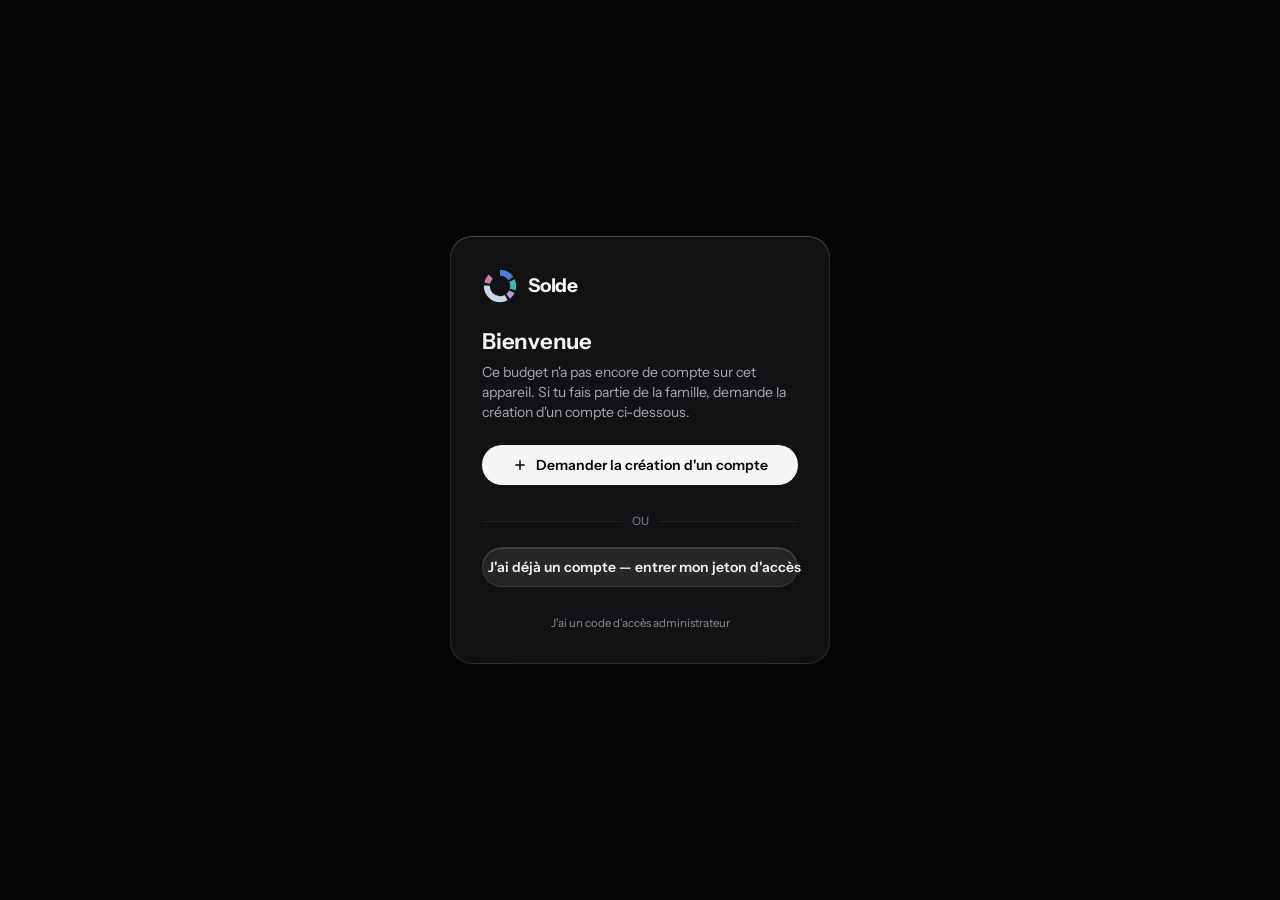
<file: index.html>
<!DOCTYPE html>
<html lang="fr">
<head>
<meta charset="UTF-8">
<meta name="viewport" content="width=device-width, initial-scale=1.0, viewport-fit=cover">
<title>Solde — Gestion budgétaire</title>
<meta name="robots" content="noindex, nofollow, noarchive">
<meta name="googlebot" content="noindex, nofollow">
<meta name="referrer" content="no-referrer">
<meta name="description" content="">
<meta name="theme-color" content="#050506">
<link rel="preconnect" href="https://fonts.googleapis.com">
<link rel="preconnect" href="https://fonts.gstatic.com" crossorigin>
<link href="https://fonts.googleapis.com/css2?family=Instrument+Sans:wdth,wght@75..100,400..700&display=swap" rel="stylesheet">
<script>try{var t=localStorage.getItem('solde_theme');if(t==='givre'||t==='lagon'||t==='nuit'){document.documentElement.dataset.theme=t;document.querySelector('meta[name="theme-color"]').content={nuit:'#050506',givre:'#e8ecf2',lagon:'#031a1e'}[t];}}catch(e){}</script>
<link rel="stylesheet" href="css/app.css">
</head>
<body>
<a class="skip-link" href="#view">Aller au contenu</a>

<div id="auth-root"></div>
<div id="shell">
  <nav class="sidebar" id="sidebar"></nav>
  <div id="island-scrim"></div>
  <div id="island-wrap"><nav id="island" aria-label="Navigation principale"></nav></div>
  <button class="sidebar-expand-btn" data-action="toggle-sidebar-collapse" title="Afficher la navigation" aria-label="Afficher la navigation"><svg viewBox="0 0 24 24" aria-hidden="true" focusable="false"><line x1="3" y1="6" x2="21" y2="6"/><line x1="3" y1="12" x2="21" y2="12"/><line x1="3" y1="18" x2="21" y2="18"/></svg></button>
  <div id="overlay-scrim"></div>
  <main>
    <div class="mobile-topbar">
      <div class="brand"><svg class="mark" viewBox="0 0 30 30" aria-hidden="true" focusable="false"></svg><span class="brand-name" id="mobile-title">Solde</span></div>
      <button id="burger" aria-label="Ouvrir la navigation"><svg viewBox="0 0 24 24" aria-hidden="true" focusable="false"><path d="M4 7h16M4 12h16M4 17h16"/></svg></button>
    </div>
    <div id="view" tabindex="-1"></div>
  </main>
</div>

<button id="claude-fab" style="display:none;" aria-label="Ouvrir l'assistant">
  <svg viewBox="0 0 24 24" aria-hidden="true" focusable="false"><path d="M8 12h.01M12 12h.01M16 12h.01M21 12c0 4.97-4.03 9-9 9-1.5 0-2.9-.36-4.14-1L3 21l1.14-3.6A8.96 8.96 0 0 1 3 12c0-4.97 4.03-9 9-9s9 4.03 9 9Z"/></svg>
</button>
<div id="claude-panel"></div>
<div id="notif-panel"></div>

<div id="modal-root"></div>
<div id="toast" role="status" aria-live="polite"></div>


<script type="module" src="js/main.js"></script>
</body>
</html>
</file>
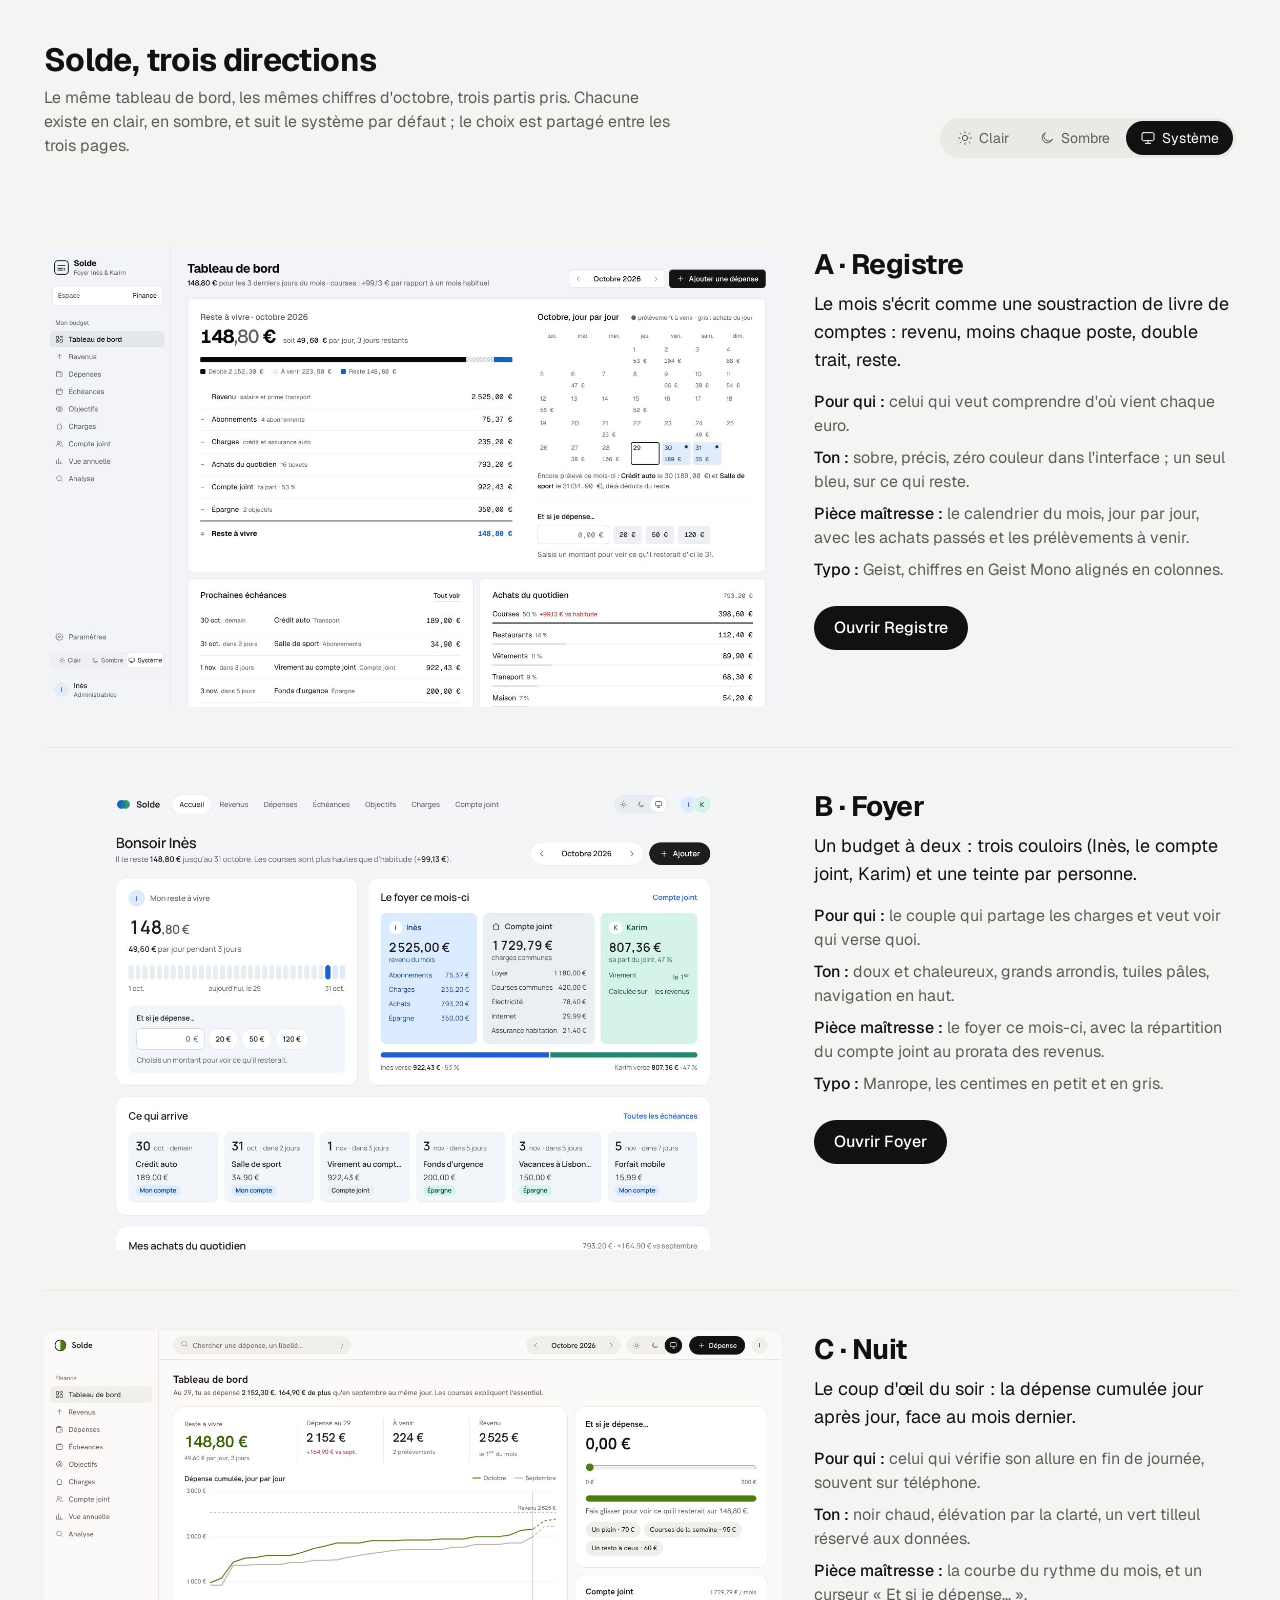
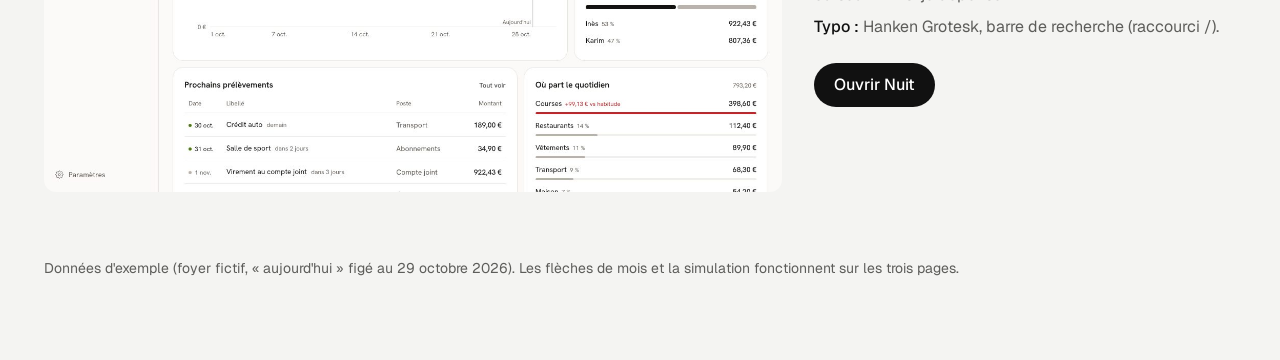
<file: propositions/index.html>
<!DOCTYPE html>
<html lang="fr">
<head>
<meta charset="UTF-8">
<meta name="viewport" content="width=device-width, initial-scale=1.0">
<title>Solde — trois propositions</title>
<script>(function(){var p='system';try{p=localStorage.getItem('solde-theme')||'system'}catch(e){}var d=p==='dark'||(p==='system'&&matchMedia('(prefers-color-scheme: dark)').matches);document.documentElement.dataset.theme=d?'dark':'light';})();</script>
<link rel="preconnect" href="https://fonts.googleapis.com"><link rel="preconnect" href="https://fonts.gstatic.com" crossorigin>
<link href="https://fonts.googleapis.com/css2?family=Geist:wght@400;500;700&display=swap" rel="stylesheet">
<style>
:root{--ground:#f4f4f2;--surface:#fff;--text:#111;--muted:#5d5d5a;--raised:#e9e9e6;--primary:#111;--on-primary:#fff;color-scheme:light}
:root[data-theme="dark"]{--ground:#0d0d0c;--surface:#171716;--text:#f4f4f2;--muted:#acaca7;--raised:#262624;--primary:#f4f4f2;--on-primary:#0d0d0c;color-scheme:dark}
*{box-sizing:border-box;margin:0;padding:0}
body{background:var(--ground);color:var(--text);font:400 16px/24px "Geist",system-ui,sans-serif;-webkit-font-smoothing:antialiased}
.wrap{max-width:1240px;margin:0 auto;padding:40px 24px 80px}
header{display:flex;justify-content:space-between;align-items:flex-end;gap:24px;margin-bottom:48px;flex-wrap:wrap}
h1{font-size:32px;line-height:40px;letter-spacing:-.02em;font-weight:700}
header p{color:var(--muted);max-width:640px;margin-top:6px}
.theme-switch{display:flex;gap:2px;padding:3px;border-radius:999px;background:var(--raised)}
.theme-switch button{display:flex;align-items:center;gap:6px;height:34px;padding:0 14px;border:0;border-radius:999px;background:none;color:var(--muted);font:inherit;font-size:14px;cursor:pointer}
.theme-switch button[aria-pressed="true"]{background:var(--primary);color:var(--on-primary)}
.ico{width:16px;height:16px}
.prop{display:grid;grid-template-columns:minmax(0,7fr) minmax(0,4fr);gap:32px;align-items:start;padding:40px 0}
.prop+.prop{border-top:1px solid var(--raised)}
.shot{display:block;border-radius:12px;overflow:hidden;background:var(--surface);transition:transform .25s cubic-bezier(.2,.7,.2,1)}
.shot:hover{transform:translateY(-4px)}
.shot img{display:block;width:100%;height:auto}
.shot .dark{display:none}
:root[data-theme="dark"] .shot .dark{display:block}
:root[data-theme="dark"] .shot .light{display:none}
h2{font-size:28px;line-height:36px;letter-spacing:-.02em;font-weight:700}
.idea{font-size:18px;line-height:28px;margin:8px 0 16px}
ul{list-style:none;display:grid;gap:8px;color:var(--muted)}
ul b{color:var(--text);font-weight:500}
.open{display:inline-flex;align-items:center;gap:8px;margin-top:24px;height:44px;padding:0 20px;border-radius:999px;background:var(--primary);color:var(--on-primary);text-decoration:none;font-weight:500;transition:transform .12s}
.open:active{transform:scale(.97)}
footer{color:var(--muted);font-size:14px;margin-top:24px}
@media (max-width:900px){.prop{grid-template-columns:1fr;gap:20px}h1{font-size:26px;line-height:32px}}
</style>
</head>
<body>
<div class="wrap">
  <header>
    <div><h1>Solde, trois directions</h1><p>Le même tableau de bord, les mêmes chiffres d'octobre, trois partis pris. Chacune existe en clair, en sombre, et suit le système par défaut ; le choix est partagé entre les trois pages.</p></div>
    <span id="theme"></span>
  </header>

  <section class="prop">
    <a class="shot" href="registre.html" aria-label="Ouvrir Registre"><img class="light" src="apercus/registre-light.jpg" alt="Registre, thème clair" width="1440" height="900"><img class="dark" src="apercus/registre-dark.jpg" alt="Registre, thème sombre" width="1440" height="900" loading="lazy"></a>
    <div>
      <h2>A · Registre</h2>
      <p class="idea">Le mois s'écrit comme une soustraction de livre de comptes : revenu, moins chaque poste, double trait, reste.</p>
      <ul>
        <li><b>Pour qui :</b> celui qui veut comprendre d'où vient chaque euro.</li>
        <li><b>Ton :</b> sobre, précis, zéro couleur dans l'interface ; un seul bleu, sur ce qui reste.</li>
        <li><b>Pièce maîtresse :</b> le calendrier du mois, jour par jour, avec les achats passés et les prélèvements à venir.</li>
        <li><b>Typo :</b> Geist, chiffres en Geist Mono alignés en colonnes.</li>
      </ul>
      <a class="open" href="registre.html">Ouvrir Registre</a>
    </div>
  </section>

  <section class="prop">
    <a class="shot" href="foyer.html" aria-label="Ouvrir Foyer"><img class="light" src="apercus/foyer-light.jpg" alt="Foyer, thème clair" width="1440" height="900" loading="lazy"><img class="dark" src="apercus/foyer-dark.jpg" alt="Foyer, thème sombre" width="1440" height="900" loading="lazy"></a>
    <div>
      <h2>B · Foyer</h2>
      <p class="idea">Un budget à deux : trois couloirs (Inès, le compte joint, Karim) et une teinte par personne.</p>
      <ul>
        <li><b>Pour qui :</b> le couple qui partage les charges et veut voir qui verse quoi.</li>
        <li><b>Ton :</b> doux et chaleureux, grands arrondis, tuiles pâles, navigation en haut.</li>
        <li><b>Pièce maîtresse :</b> le foyer ce mois-ci, avec la répartition du compte joint au prorata des revenus.</li>
        <li><b>Typo :</b> Manrope, les centimes en petit et en gris.</li>
      </ul>
      <a class="open" href="foyer.html">Ouvrir Foyer</a>
    </div>
  </section>

  <section class="prop">
    <a class="shot" href="nuit.html" aria-label="Ouvrir Nuit"><img class="light" src="apercus/nuit-light.jpg" alt="Nuit, thème clair" width="1440" height="900" loading="lazy"><img class="dark" src="apercus/nuit-dark.jpg" alt="Nuit, thème sombre" width="1440" height="900" loading="lazy"></a>
    <div>
      <h2>C · Nuit</h2>
      <p class="idea">Le coup d'œil du soir : la dépense cumulée jour après jour, face au mois dernier.</p>
      <ul>
        <li><b>Pour qui :</b> celui qui vérifie son allure en fin de journée, souvent sur téléphone.</li>
        <li><b>Ton :</b> noir chaud, élévation par la clarté, un vert tilleul réservé aux données.</li>
        <li><b>Pièce maîtresse :</b> la courbe du rythme du mois, et un curseur « Et si je dépense… ».</li>
        <li><b>Typo :</b> Hanken Grotesk, barre de recherche (raccourci /).</li>
      </ul>
      <a class="open" href="nuit.html">Ouvrir Nuit</a>
    </div>
  </section>
  <footer>Données d'exemple (foyer fictif, « aujourd'hui » figé au 29 octobre 2026). Les flèches de mois et la simulation fonctionnent sur les trois pages.</footer>
</div>
<script src="shared/data.js"></script>
<script src="shared/theme.js"></script>
<script>document.getElementById('theme').innerHTML = Theme.control();</script>
</body>
</html>
</file>
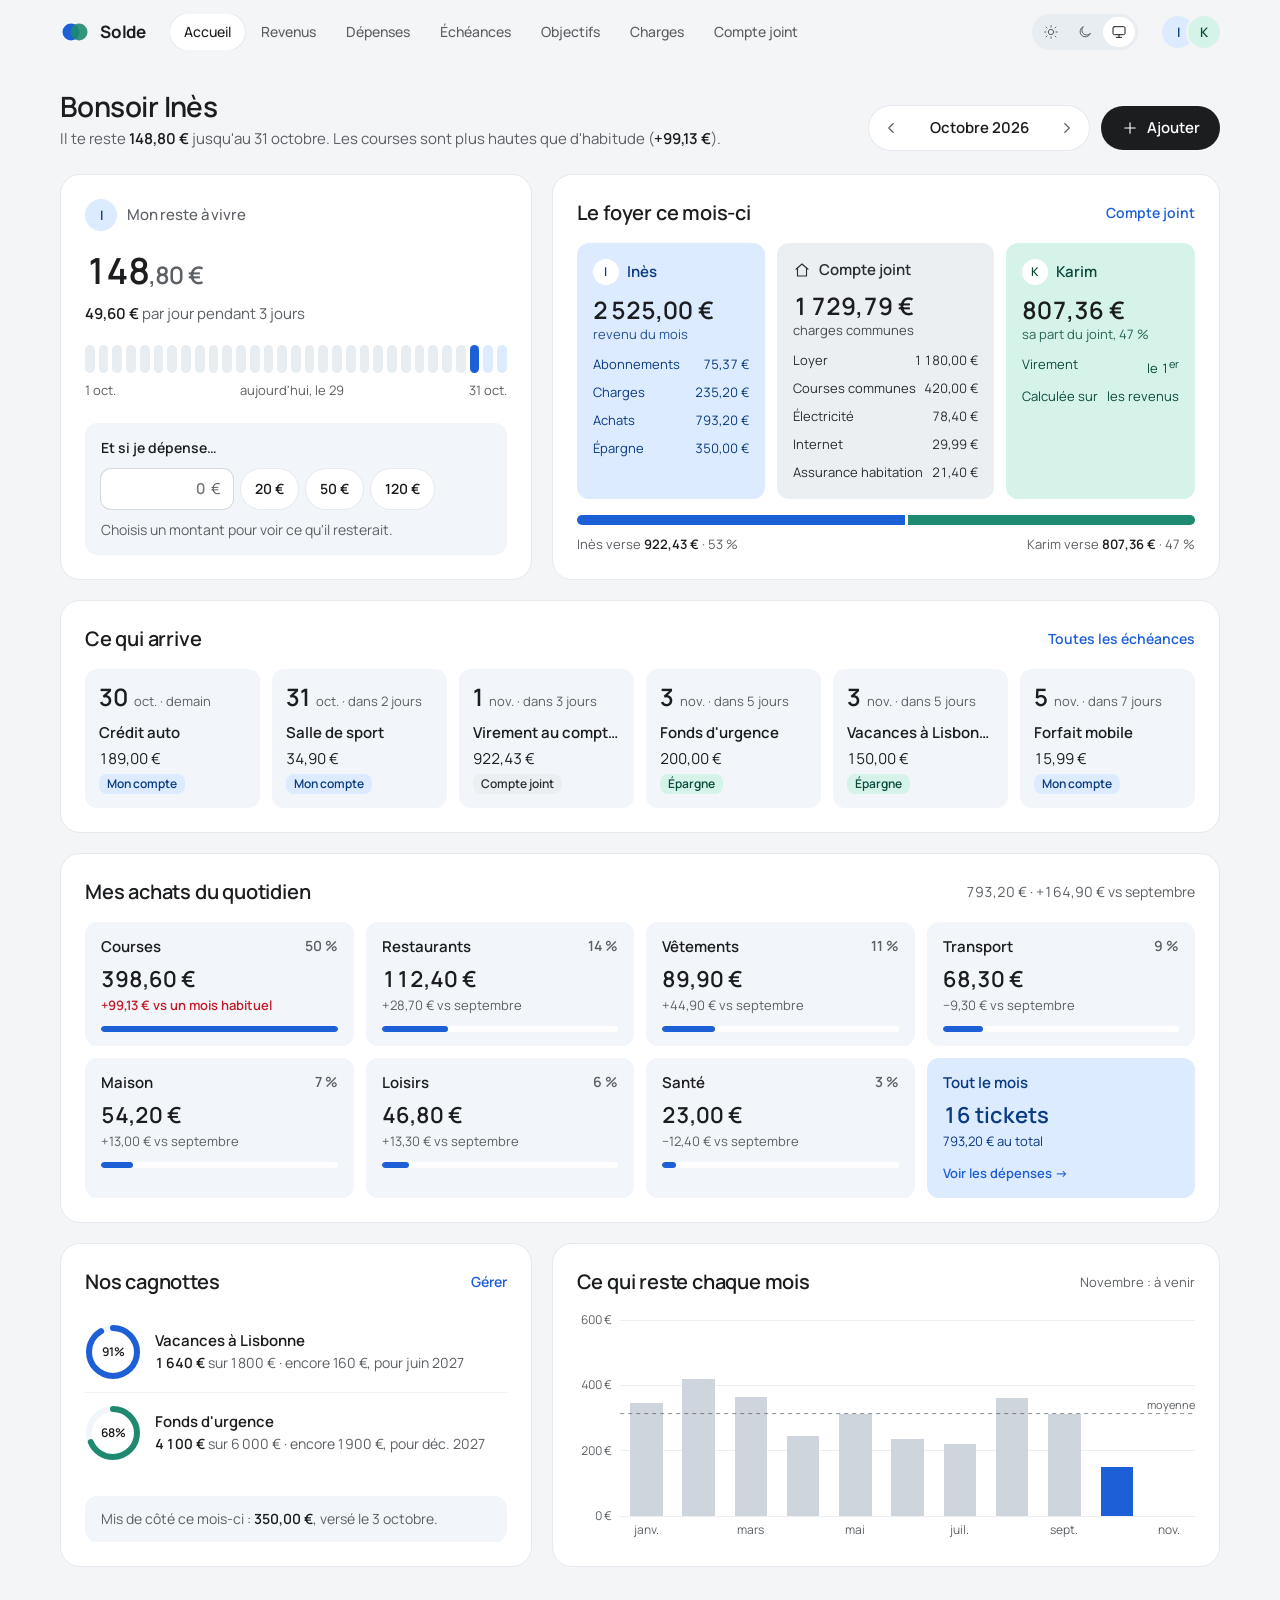
<file: propositions/foyer.html>
<!DOCTYPE html>
<html lang="fr">
<head>
<meta charset="UTF-8">
<meta name="viewport" content="width=device-width, initial-scale=1.0, viewport-fit=cover">
<title>Solde — Foyer</title>
<meta name="theme-color" content="#f3f5f7">
<script>(function(){var p='system';try{p=localStorage.getItem('solde-theme')||'system'}catch(e){}var d=p==='dark'||(p==='system'&&matchMedia('(prefers-color-scheme: dark)').matches);document.documentElement.dataset.theme=d?'dark':'light';})();</script>
<link rel="preconnect" href="https://fonts.googleapis.com"><link rel="preconnect" href="https://fonts.gstatic.com" crossorigin>
<link href="https://fonts.googleapis.com/css2?family=Manrope:wght@400;500;600;700&display=swap" rel="stylesheet">
<style>
/* Proposition B — Foyer.
   Le budget vu comme un foyer à deux : trois couloirs (Inès, le compte joint, Karim) traversent l'écran.
   Chaque personne a sa teinte pâle (cobalt pour Inès, vert d'eau pour Karim, 150° d'écart), un seul grand rayon (20 px),
   et la polarité de l'argent reste calme : les entrées en vert avec un +, les sorties à l'encre, pas de rouge ordinaire.
   Grille : colonne centrée de 1160 px max, 12 colonnes, gouttière 20 px (12 × 80 + 11 × 20 = 1160). */
:root{
  --ground:#f3f5f7; --surface:#ffffff; --raised:#f2f6fa; --active:#e8edf2;
  --border:#e6e9ed; --rule:#f0f2f4; --control:#d6d9dd;
  --text:#1b1d1f; --muted:#5c6064;
  --primary:#1b1d1f; --on-primary:#fff;
  --me:#1d5fd6; --me-soft:#dcebff; --me-ink:#0a3a80;
  --them:#1f8a70; --them-soft:#d6f3ea; --them-ink:#0b4a3b;
  --joint:#5c6064; --joint-soft:#eceff2; --joint-ink:#2b2e31;
  --positive:#2f7a45; --negative:#c41c29;
  --chart-1:#1d5fd6; --chart-muted:#cfd5dc; --chart-mark:#0a3a80; --grid:#eceef1; --axis-ink:#5c6064; --ink:#1b1d1f;
  --r-card:20px; --r-in:12px; --r-chip:8px; --gap:20px;
  --font:"Manrope",Inter,system-ui,sans-serif;
  color-scheme:light;
}
@media (prefers-color-scheme: dark){ :root:not([data-theme="light"]){
  --ground:#101214; --surface:#181b1e; --raised:#1f2327; --active:#272c31;
  --border:#23272b; --rule:#22262a; --control:#3a4046;
  --text:#eef1f4; --muted:#a7adb4;
  --primary:#eef1f4; --on-primary:#101214;
  --me:#7aaaf7; --me-soft:#16263f; --me-ink:#b9d3fb;
  --them:#5cc9a7; --them-soft:#123129; --them-ink:#a9e8d4;
  --joint:#a7adb4; --joint-soft:#23272c; --joint-ink:#dfe3e7;
  --positive:#6cc98a; --negative:#f0646a;
  --chart-1:#7aaaf7; --chart-muted:#353b42; --chart-mark:#b9d3fb; --grid:#262a2f; --axis-ink:#a7adb4; --ink:#eef1f4;
  color-scheme:dark;
}}
:root[data-theme="dark"]{
  --ground:#101214; --surface:#181b1e; --raised:#1f2327; --active:#272c31;
  --border:#23272b; --rule:#22262a; --control:#3a4046;
  --text:#eef1f4; --muted:#a7adb4;
  --primary:#eef1f4; --on-primary:#101214;
  --me:#7aaaf7; --me-soft:#16263f; --me-ink:#b9d3fb;
  --them:#5cc9a7; --them-soft:#123129; --them-ink:#a9e8d4;
  --joint:#a7adb4; --joint-soft:#23272c; --joint-ink:#dfe3e7;
  --positive:#6cc98a; --negative:#f0646a;
  --chart-1:#7aaaf7; --chart-muted:#353b42; --chart-mark:#b9d3fb; --grid:#262a2f; --axis-ink:#a7adb4; --ink:#eef1f4;
  color-scheme:dark;
}
*{box-sizing:border-box;margin:0;padding:0}
body{background:var(--ground);color:var(--text);font:400 15px/22px var(--font);-webkit-font-smoothing:antialiased;min-height:100vh}
button,input{font:inherit;color:inherit}
button{cursor:pointer;background:none;border:0}
.ico{width:18px;height:18px;flex:none}
.num{font-variant-numeric:tabular-nums}
:focus-visible{outline:2px solid var(--me);outline-offset:2px;border-radius:8px}

/* Pas de barre latérale : une barre du haut avec la marque, les rubriques et le thème, au-dessus d'une colonne centrée. */
.top{position:sticky;top:0;z-index:20;background:var(--ground)}
.top-in{max-width:1208px;margin:0 auto;height:64px;display:flex;align-items:center;gap:24px;padding:0 24px}
.brand{display:flex;align-items:center;gap:10px;font-weight:700;font-size:17px;letter-spacing:-.01em;text-decoration:none;color:inherit}
.brand svg{width:30px;height:30px}
.tabs{display:flex;gap:2px;flex:1;overflow-x:auto;scrollbar-width:none}
.tabs a{height:36px;display:flex;align-items:center;padding:0 14px;border-radius:999px;color:var(--muted);text-decoration:none;font-size:14px;font-weight:500;white-space:nowrap;transition:background .15s,color .15s}
.tabs a:hover{color:var(--text);background:var(--active)}
.tabs a[aria-current="page"]{background:var(--surface);color:var(--text);box-shadow:0 0 0 1px var(--border)}
.theme-switch{display:flex;gap:2px;padding:3px;border-radius:999px;background:var(--active)}
.theme-switch button{width:32px;height:30px;border-radius:999px;display:grid;place-items:center;color:var(--muted);transition:background .2s,color .2s,transform .12s}
.theme-switch button:hover{color:var(--text)}
.theme-switch button:active{transform:scale(.92)}
.theme-switch button[aria-pressed="true"]{background:var(--surface);color:var(--text)}
.theme-switch .ico{width:16px;height:16px}
.people{display:flex}
.av{width:32px;height:32px;border-radius:50%;display:grid;place-items:center;font-weight:600;font-size:13px;flex:none}
.av.me{background:var(--me-soft);color:var(--me-ink)}
.av.them{background:var(--them-soft);color:var(--them-ink)}
.people .av+.av{margin-left:-6px;box-shadow:0 0 0 2px var(--ground)}

.page{max-width:1208px;margin:0 auto;padding:24px 24px 64px}
.head{display:flex;justify-content:space-between;align-items:flex-end;gap:16px;margin-bottom:24px}
h1{font-size:28px;line-height:36px;font-weight:600;letter-spacing:-.02em}
.sub{color:var(--muted);margin-top:4px}
.sub b{color:var(--text);font-weight:600}
.month-pick{display:flex;align-items:center;gap:4px;background:var(--surface);border-radius:999px;padding:4px;box-shadow:0 0 0 1px var(--border)}
.month-pick button{width:36px;height:36px;border-radius:50%;display:grid;place-items:center;color:var(--muted);transition:background .15s,color .15s}
.month-pick button:hover{background:var(--raised);color:var(--text)}
.month-pick span{min-width:132px;text-align:center;font-weight:600}
.btn{height:44px;padding:0 20px;border-radius:999px;font-weight:600;display:inline-flex;align-items:center;gap:8px;transition:transform .12s,opacity .15s}
.btn:active{transform:scale(.97)}
.btn-primary{background:var(--primary);color:var(--on-primary)}
.btn-primary:hover{opacity:.9}
.head-actions{display:flex;gap:12px;align-items:center}

.grid{display:grid;grid-template-columns:repeat(12,minmax(0,1fr));gap:var(--gap)}
.card{background:var(--surface);border-radius:var(--r-card);padding:24px;min-width:0;border:1px solid var(--border)}
.card h2{font-size:20px;line-height:28px;font-weight:600;letter-spacing:-.01em}
.card-head{display:flex;justify-content:space-between;align-items:center;gap:4px 12px;flex-wrap:wrap;margin-bottom:16px}
.muted{color:var(--muted)}
.small{font-size:14px;line-height:20px}
.link{color:var(--me);font-weight:600;font-size:14px;text-decoration:none}
.link:hover{text-decoration:underline}

/* Le reste à vivre, avec la simulation sous la main. */
.hero{grid-column:span 5;display:flex;flex-direction:column}
.hero .who{display:flex;align-items:center;gap:10px;margin-bottom:18px}
.big{font-size:36px;line-height:44px;font-weight:600;letter-spacing:-.02em;font-variant-numeric:tabular-nums}
.big .c{color:var(--muted);font-size:24px}
.big.neg{color:var(--negative)}
.perday{margin-top:6px;color:var(--muted)}
.perday b{color:var(--text);font-weight:600}
.days{display:flex;gap:4px;margin:20px 0 6px}
.days span{flex:1;height:28px;border-radius:6px;background:var(--raised);transition:background .3s}
.days span.past{background:var(--active)}
.days span.left{background:var(--me-soft)}
.days span.today{background:var(--me)}
.days-legend{display:flex;justify-content:space-between;font-size:13px;color:var(--muted)}
.sim{margin-top:auto;padding-top:20px}
.sim-box{background:var(--raised);border-radius:var(--r-in);padding:14px 16px}
.sim label{font-weight:600;font-size:14px}
.sim-row{display:flex;align-items:center;gap:8px;margin-top:10px;flex-wrap:wrap}
.field{display:flex;align-items:center;height:40px;width:132px;background:var(--surface);border-radius:10px;padding:0 12px;box-shadow:0 0 0 1px var(--control);transition:box-shadow .15s}
.field:focus-within{box-shadow:0 0 0 2px var(--me)}
.field input{border:0;background:none;outline:0;width:100%;text-align:right;font-weight:600;font-variant-numeric:tabular-nums}
.field span{color:var(--muted);margin-left:6px}
.chip{height:40px;padding:0 14px;border-radius:999px;background:var(--surface);font-weight:600;font-size:14px;box-shadow:0 0 0 1px var(--border);transition:transform .12s,background .15s}
.chip:hover{background:var(--me-soft);color:var(--me-ink)}
.chip:active{transform:scale(.95)}
.sim-out{margin-top:10px;font-size:14px;color:var(--muted)}
.sim-out b{color:var(--text);font-weight:600}
.sim-out .neg{color:var(--negative);font-weight:600}

/* Les trois couloirs : Inès → compte joint ← Karim. */
.lanes{grid-column:span 7}
.lane-grid{display:grid;grid-template-columns:1fr 1.15fr 1fr;gap:12px}
.lane{border-radius:var(--r-in);padding:16px;display:flex;flex-direction:column;gap:10px;min-width:0}
.lane.me{background:var(--me-soft);color:var(--me-ink)}
.lane.them{background:var(--them-soft);color:var(--them-ink)}
.lane.joint{background:var(--joint-soft);color:var(--joint-ink)}
.lane-top{display:flex;align-items:center;gap:8px;font-weight:600}
.lane .av{width:26px;height:26px;font-size:12px;background:var(--surface)}
.lane .sum{font-size:24px;line-height:30px;font-weight:600;font-variant-numeric:tabular-nums;color:var(--text)}
.lane .cap{font-size:13px;line-height:18px;opacity:.85}
.lane ul{list-style:none;display:grid;gap:6px;font-size:13px}
.lane li{display:flex;justify-content:space-between;gap:8px}
.lane li span:first-child{white-space:nowrap;overflow:hidden;text-overflow:ellipsis}
.lane li span:last-child{font-variant-numeric:tabular-nums;white-space:nowrap}
.flow{display:flex;height:10px;border-radius:999px;overflow:hidden;gap:3px;margin:16px 0 8px}
.flow span{transition:flex-grow .5s cubic-bezier(.2,.7,.2,1)}
.flow .m{background:var(--me)} .flow .t{background:var(--them)}
.flow-legend{display:flex;justify-content:space-between;font-size:13px;color:var(--muted)}
.flow-legend b{color:var(--text);font-weight:600}

/* Prochaines échéances : des tuiles de date, dans l'ordre. */
.ech{grid-column:1/-1}
.ech-row{display:grid;grid-template-columns:repeat(6,minmax(0,1fr));gap:12px}
.bill{border-radius:var(--r-in);background:var(--raised);padding:14px;display:flex;flex-direction:column;gap:4px;min-width:0;transition:transform .15s}
.bill:hover{transform:translateY(-2px)}
.bill .date{display:flex;align-items:baseline;gap:6px}
.bill .date b{font-size:24px;line-height:28px;font-weight:600}
.bill .date span{color:var(--muted);font-size:13px}
.bill .what{font-weight:600;white-space:nowrap;overflow:hidden;text-overflow:ellipsis;margin-top:6px}
.bill .amt{font-variant-numeric:tabular-nums}
.tag{align-self:flex-start;font-size:12px;line-height:20px;padding:0 8px;border-radius:var(--r-chip);font-weight:600;white-space:nowrap}
.tag.me{background:var(--me-soft);color:var(--me-ink)}
.tag.joint{background:var(--joint-soft);color:var(--joint-ink)}
.tag.save{background:var(--them-soft);color:var(--them-ink)}

.pots{grid-column:span 5;display:flex;flex-direction:column}
.pots-foot{margin-top:auto;background:var(--raised);border-radius:var(--r-in);padding:12px 16px;font-size:14px;color:var(--muted)}
.pots-foot b{color:var(--text);font-weight:600}
.cat.total{background:var(--me-soft);color:var(--me-ink);text-decoration:none}
.cat.total .d{color:inherit}
.pot{display:grid;grid-template-columns:56px 1fr;gap:14px;align-items:center;padding:12px 0}
.pot+.pot{border-top:1px solid var(--rule)}
.ring{width:56px;height:56px}
.pot .t{font-weight:600}
.pot .s{font-size:14px;color:var(--muted)}
.pot .s b{color:var(--text);font-weight:600;font-variant-numeric:tabular-nums}

.year{grid-column:span 7}
.chart-legend{display:flex;gap:14px;font-size:13px;color:var(--muted)}
.chart-legend span{display:inline-flex;align-items:center;gap:6px}
[data-chart]{position:relative}

.spend{grid-column:1/-1}
.cats{display:grid;grid-template-columns:repeat(4,minmax(0,1fr));gap:12px}
.cat{border-radius:var(--r-in);padding:14px 16px;background:var(--raised)}
.cat .n{display:flex;justify-content:space-between;font-weight:600}
.cat .v{font-size:22px;line-height:30px;font-weight:600;font-variant-numeric:tabular-nums;margin-top:6px}
.cat .d{font-size:13px;color:var(--muted)}
.cat .d.up{color:var(--negative);font-weight:600}
.cat .bar{height:6px;border-radius:999px;background:var(--surface);margin-top:10px;overflow:hidden}
.cat .bar span{display:block;height:100%;border-radius:999px;background:var(--me);transition:width .5s cubic-bezier(.2,.7,.2,1)}

@media (max-width:1100px){
  .hero,.lanes,.pots,.year{grid-column:1/-1}
  .ech-row{grid-template-columns:repeat(3,minmax(0,1fr))}
  .tabs{display:none}
  .top-in{justify-content:space-between}
}
@media (max-width:700px){
  .top-in{padding:0 16px;height:56px}
  .page{padding:12px 16px 40px}
  .head{flex-direction:column;align-items:stretch}
  .head-actions{justify-content:space-between}
  .month-pick span{min-width:112px}
  .btn-primary{width:44px;padding:0;justify-content:center}
  .btn-primary span{display:none}
  .card{padding:18px}
  .lane-grid{grid-template-columns:1fr}
  .ech-row{grid-template-columns:repeat(2,minmax(0,1fr))}
  .cats{grid-template-columns:1fr 1fr}
  .people{display:none}
  .big{font-size:32px;line-height:40px}
  :root{--gap:14px}
}
@media (prefers-reduced-motion: reduce){ *{transition:none !important} }
</style>
</head>
<body>
<header class="top"><div class="top-in">
  <a class="brand" href="#"><svg viewBox="0 0 30 30" aria-hidden="true"><circle cx="11" cy="15" r="8.5" fill="var(--me)"/><circle cx="19" cy="15" r="8.5" fill="var(--them)" opacity=".9"/><circle cx="19" cy="15" r="8.5" fill="none"/></svg>Solde</a>
  <nav class="tabs" id="tabs" aria-label="Rubriques"></nav>
  <span id="theme"></span>
  <span class="people" aria-label="Foyer : Inès et Karim"><span class="av me">I</span><span class="av them">K</span></span>
</div></header>
<main class="page" id="main"></main>
<script src="shared/data.js"></script>
<script src="shared/theme.js"></script>
<script src="shared/charts.js"></script>
<script>
const { mois, echeances, annee, fmt, icon, esc, NAV, TODAY, r2 } = Solde;
let cur = { y: TODAY.y, m: TODAY.m }, simAmount = 0;
document.getElementById('tabs').innerHTML = NAV.slice(0, 7).map((n, i) => `<a href="#${n.id}" ${i === 0 ? 'aria-current="page"' : ''}>${i === 0 ? 'Accueil' : n.label}</a>`).join('');
document.getElementById('theme').innerHTML = Theme.control({ labels: false });
const money = (v) => { const p = fmt.parts(v); return `${p.signe}${p.euros}<span class="c">${p.cents} ${p.devise}</span>`; };
const cap = (s) => s[0].toUpperCase() + s.slice(1);
const ringSVG = (part, color) => { const r = 24, c = 2 * Math.PI * r; return `<svg class="ring" viewBox="0 0 56 56" role="img" aria-label="${fmt.pct(part)}"><circle cx="28" cy="28" r="${r}" fill="none" stroke="var(--raised)" stroke-width="6"/><circle cx="28" cy="28" r="${r}" fill="none" stroke="${color}" stroke-width="6" stroke-linecap="round" stroke-dasharray="${c * part} ${c}" transform="rotate(-90 28 28)" style="transition:stroke-dasharray .6s"/><text x="28" y="32" text-anchor="middle" font-size="12" font-weight="600" fill="currentColor">${Math.round(part * 100)}%</text></svg>`; };

function render(first) {
  const d = mois(cur.y, cur.m), neg = d.reste < 0, ech = echeances(6);
  const prev = cur.m > 0 ? mois(cur.y, cur.m - 1) : null;
  const old = document.getElementById('fig')?.dataset.value;
  const sub = d.courant ? `Il te reste <b>${fmt.eur(d.reste)}</b> jusqu'au ${d.nbJours} ${d.nom}. Les courses sont plus hautes que d'habitude (<b>${fmt.signe(d.ecartCourses)}</b>).`
    : d.passe ? `${cap(d.nom)} s'est terminé à <b>${fmt.signe(d.reste)}</b>.` : `${cap(d.nom)} en prévision : <b>${fmt.eur(d.reste)}</b> avant les achats du quotidien.`;

  const dayCells = Array.from({ length: d.nbJours }, (_, i) => { const j = i + 1; const c = d.courant ? (j < TODAY.d ? 'past' : j === TODAY.d ? 'today' : 'left') : d.passe ? 'past' : 'left'; return `<span class="${c}" title="${j} ${d.nom}"></span>`; }).join('');
  const prevCats = prev ? Object.fromEntries(prev.repartition.map((r) => [r.label, r.value])) : {};
  const maxCat = d.repartition[0]?.value || 1;

  document.getElementById('main').innerHTML = `
    <div class="head">
      <div><h1>${d.courant ? 'Bonsoir Inès' : cap(d.label)}</h1><p class="sub">${sub}</p></div>
      <div class="head-actions">
        <div class="month-pick"><button data-step="-1" aria-label="Mois précédent">${icon('chevL')}</button><span aria-live="polite">${cap(d.label)}</span><button data-step="1" aria-label="Mois suivant">${icon('chevR')}</button></div>
        <button class="btn btn-primary" aria-label="Ajouter une dépense">${icon('plus')}<span>Ajouter</span></button>
      </div>
    </div>
    <div class="grid">
      <section class="card hero" aria-labelledby="t-reste">
        <div class="who"><span class="av me">I</span><h2 id="t-reste" class="small muted" style="font-size:15px;font-weight:500">${neg ? 'Dépassement' : 'Mon reste à vivre'}</h2></div>
        <div class="big ${neg ? 'neg' : ''}" id="fig" data-value="${old ?? d.reste}">${money(old != null ? Number(old) : d.reste)}</div>
        <p class="perday">${d.parJour != null ? `<b>${fmt.eur(d.parJour)}</b> par jour pendant ${fmt.plural(d.joursRestants, 'jour', 'jours')}` : `sur <b>${fmt.eur(d.revenu)}</b> de revenu`}</p>
        <div class="days" aria-hidden="true">${dayCells}</div>
        <div class="days-legend"><span>1 ${Solde.MOIS_COURT[d.m]}</span><span>${d.courant ? `aujourd'hui, le ${TODAY.d}` : ''}</span><span>${d.nbJours} ${Solde.MOIS_COURT[d.m]}</span></div>
        ${d.passe ? '' : `<div class="sim"><div class="sim-box">
          <label for="sim">Et si je dépense…</label>
          <div class="sim-row"><div class="field"><input id="sim" inputmode="decimal" autocomplete="off" placeholder="0" value="${simAmount || ''}" aria-describedby="sim-out"><span>€</span></div>${[20, 50, 120].map((v) => `<button class="chip" data-sim="${v}">${v} €</button>`).join('')}</div>
          <p class="sim-out" id="sim-out" aria-live="polite">${simText(d)}</p>
        </div></div>`}
      </section>

      <section class="card lanes" aria-labelledby="t-lanes">
        <div class="card-head"><h2 id="t-lanes">Le foyer ce mois-ci</h2><a class="link" href="#compteJoint">Compte joint</a></div>
        <div class="lane-grid">
          <div class="lane me">
            <div class="lane-top"><span class="av">I</span>Inès</div>
            <div><div class="sum">${fmt.eur(d.revenu)}</div><div class="cap">revenu du mois</div></div>
            <ul>
              <li><span>Abonnements</span><span>${fmt.eur(d.postes.abonnements)}</span></li>
              <li><span>Charges</span><span>${fmt.eur(d.postes.charges)}</span></li>
              <li><span>Achats</span><span>${fmt.eur(d.postes.achats)}</span></li>
              <li><span>Épargne</span><span>${fmt.eur(d.postes.epargne)}</span></li>
            </ul>
          </div>
          <div class="lane joint">
            <div class="lane-top">${icon('home')}Compte joint</div>
            <div><div class="sum">${fmt.eur(d.joint.total)}</div><div class="cap">charges communes</div></div>
            <ul>${d.joint.charges.map((c) => `<li><span>${esc(c.libelle)}</span><span>${fmt.eur(c.montant)}</span></li>`).join('')}</ul>
          </div>
          <div class="lane them">
            <div class="lane-top"><span class="av">K</span>Karim</div>
            <div><div class="sum">${fmt.eur(d.joint.virementPartenaire)}</div><div class="cap">sa part du joint, ${fmt.pct(d.joint.partPartenaire)}</div></div>
            <ul><li><span>Virement</span><span>le 1<sup>er</sup></span></li><li><span>Calculée sur</span><span>les revenus</span></li></ul>
          </div>
        </div>
        <div class="flow" role="img" aria-label="Part d'Inès ${fmt.pct(d.joint.partMoi)}, part de Karim ${fmt.pct(d.joint.partPartenaire)}"><span class="m" style="flex-grow:${d.joint.partMoi}"></span><span class="t" style="flex-grow:${d.joint.partPartenaire}"></span></div>
        <div class="flow-legend"><span>Inès verse <b>${fmt.eur(d.joint.virementMoi)}</b> · ${fmt.pct(d.joint.partMoi)}</span><span>Karim verse <b>${fmt.eur(d.joint.virementPartenaire)}</b> · ${fmt.pct(d.joint.partPartenaire)}</span></div>
      </section>

      <section class="card ech" aria-labelledby="t-ech">
        <div class="card-head"><h2 id="t-ech">Ce qui arrive</h2><a class="link" href="#echeances">Toutes les échéances</a></div>
        <div class="ech-row">${ech.map((e) => `<article class="bill"><div class="date"><b>${e.jour}</b><span>${Solde.MOIS_COURT[e.m]} · ${fmt.dans(e.dans)}</span></div><div class="what">${esc(e.libelle)}</div><div class="amt">${fmt.eur(e.montant)}</div><span class="tag ${e.poste === 'joint' ? 'joint' : e.poste === 'epargne' ? 'save' : 'me'}">${e.poste === 'joint' ? 'Compte joint' : e.poste === 'epargne' ? 'Épargne' : 'Mon compte'}</span></article>`).join('')}</div>
      </section>

      <section class="card spend" aria-labelledby="t-spend">
        <div class="card-head"><h2 id="t-spend">Mes achats du quotidien</h2><span class="muted small num">${fmt.eur(d.postes.achats)}${prev ? ` · ${fmt.signe(r2(d.postes.achats - prev.postes.achats))} vs ${prev.nom}` : ''}</span></div>
        ${d.repartition.length ? `<div class="cats">${d.repartition.slice(0, 7).map((r) => { const dv = prevCats[r.label] != null ? r2(r.value - prevCats[r.label]) : null; const high = r.label === 'Courses' && d.ecartCourses > 20; return `<div class="cat"><div class="n"><span>${esc(r.label)}</span><span class="muted small">${fmt.pct(r.value / d.postes.achats)}</span></div><div class="v">${fmt.eur(r.value)}</div><div class="d ${high ? 'up' : ''}">${high ? `${fmt.signe(d.ecartCourses)} vs un mois habituel` : dv == null ? '—' : `${fmt.signe(dv)} vs ${prev.nom}`}</div><div class="bar"><span style="width:${(r.value / maxCat * 100).toFixed(1)}%"></span></div></div>`; }).join('')}<a class="cat total" href="#depenses"><div class="n"><span>Tout le mois</span></div><div class="v">${fmt.plural(d.sorties.filter((x) => x.poste === 'achats').length, 'ticket', 'tickets')}</div><div class="d">${fmt.eur(d.postes.achats)} au total</div><div class="d" style="margin-top:10px;color:var(--me);font-weight:600">Voir les dépenses →</div></a></div>` : `<p class="muted">Rien de saisi pour ${d.label} : seuls les prélèvements fixes sont prévus.</p>`}
      </section>

      <section class="card pots" aria-labelledby="t-pots">
        <div class="card-head"><h2 id="t-pots">Nos cagnottes</h2><a class="link" href="#objectifs">Gérer</a></div>
        ${d.objectifs.map((o, i) => `<div class="pot">${ringSVG(o.part, i ? 'var(--them)' : 'var(--me)')}<div><div class="t">${esc(o.libelle)}</div><div class="s"><b>${fmt.eur0(o.epargne)}</b> sur ${fmt.eur0(o.cible)} · ${o.atteint ? 'atteint' : `encore ${fmt.eur0(o.restant)}, pour ${o.echeance}`}</div></div></div>`).join('')}
        <p class="pots-foot">Mis de côté ce mois-ci : <b>${fmt.eur(d.postes.epargne)}</b>, versé le 3 ${d.nom}.</p>
      </section>

      <section class="card year" aria-labelledby="t-year">
        <div class="card-head"><h2 id="t-year">Ce qui reste chaque mois</h2><div class="chart-legend" id="legend"></div></div>
        <div data-chart id="chart"></div>
      </section>
    </div>`;
  const fig = document.getElementById('fig');
  if (first) fig.innerHTML = money(d.reste), fig.dataset.value = d.reste; else Theme.tween(fig, d.reste, money);
  drawChart(d);
}
function simText(d) {
  if (!simAmount) return `Choisis un montant pour voir ce qu'il resterait.`;
  const r = r2(d.reste - simAmount);
  if (r < 0) return `<span class="neg">Tu dépasserais de ${fmt.eur(-r)}</span> d'ici la fin du mois.`;
  return `Il resterait <b>${fmt.eur(r)}</b>${d.joursRestants ? `, soit <b>${fmt.eur(r / d.joursRestants)}</b> par jour` : ''}.`;
}
function drawChart(d) {
  const a = annee();
  // Le reste de chaque mois ; le mois affiché porte la teinte, les autres restent pâles, novembre est une prévision.
  Charts.bars(document.getElementById('chart'), {
    labels: a.labels, values: a.restes.map((v, i) => (i === a.prevision ? 0 : Math.max(0, v))), highlight: d.m,
    format: Charts.fmt.money('EUR', 0), height: () => (innerWidth < 700 ? 180 : 230),
    reference: { value: r2(a.restes.slice(0, a.courant).reduce((s, v) => s + v, 0) / a.courant), label: 'moyenne' },
  });
  document.getElementById('legend').innerHTML = `<span>Novembre : à venir</span>`;
}
document.addEventListener('click', (e) => {
  const s = e.target.closest('[data-step]');
  if (s) { const n = new Date(cur.y, cur.m + Number(s.dataset.step), 1); if (n.getFullYear() !== 2026 || n.getMonth() > 10) return; cur = { y: 2026, m: n.getMonth() }; render(); return; }
  const c = e.target.closest('[data-sim]'); if (c) { simAmount = Number(c.dataset.sim); document.getElementById('sim').value = c.dataset.sim; updateSim(); }
});
document.addEventListener('input', (e) => { if (e.target.id === 'sim') { simAmount = Math.max(0, parseFloat(e.target.value.replace(/\s/g, '').replace(',', '.')) || 0); updateSim(); } });
function updateSim() { const d = mois(cur.y, cur.m); document.getElementById('sim-out').innerHTML = simText(d); const fig = document.getElementById('fig'); Theme.tween(fig, r2(d.reste - simAmount), money, 300); fig.classList.toggle('neg', d.reste - simAmount < 0); }
Theme.onChange(() => { if (document.getElementById('chart')) drawChart(mois(cur.y, cur.m)); });
render(true);
</script>
</body>
</html>
</file>
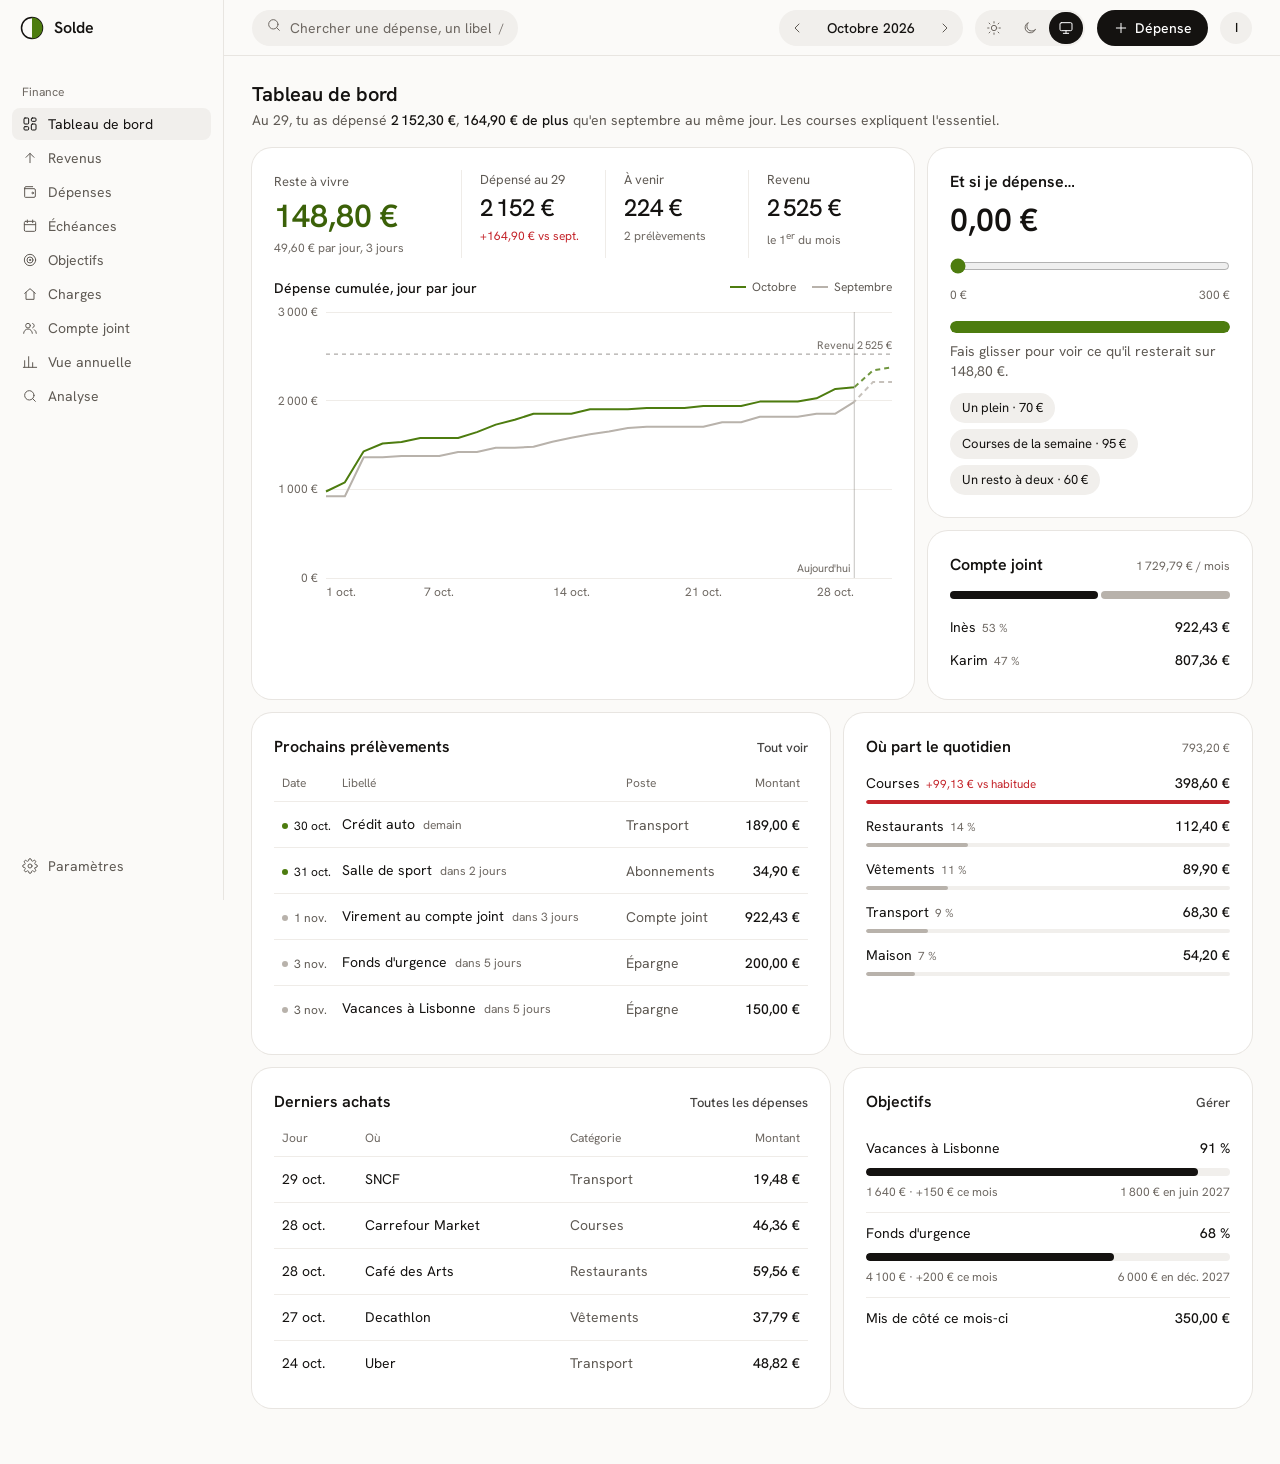
<file: propositions/nuit.html>
<!DOCTYPE html>
<html lang="fr">
<head>
<meta charset="UTF-8">
<meta name="viewport" content="width=device-width, initial-scale=1.0, viewport-fit=cover">
<title>Solde — Nuit</title>
<meta name="theme-color" content="#0e0d0c">
<script>(function(){var p='system';try{p=localStorage.getItem('solde-theme')||'system'}catch(e){}var d=p==='dark'||(p==='system'&&matchMedia('(prefers-color-scheme: dark)').matches);document.documentElement.dataset.theme=d?'dark':'light';})();</script>
<link rel="preconnect" href="https://fonts.googleapis.com"><link rel="preconnect" href="https://fonts.gstatic.com" crossorigin>
<link href="https://fonts.googleapis.com/css2?family=Hanken+Grotesk:wght@400;500;600&display=swap" rel="stylesheet">
<style>
/* Proposition C — Nuit.
   Pensée pour le coup d'œil du soir : un noir chaud de maison (#0e0d0c), l'élévation par la seule clarté, aucune bordure
   sur les cartes. Une seule teinte, un vert tilleul, et uniquement sur les données : la courbe du mois, le reste, la jauge.
   L'élément central : le rythme du mois, la dépense cumulée jour après jour face au mois précédent.
   Grille : nav 224 + barre du haut 56 ; canvas 12 colonnes, gouttière 14 px ; à 1440 : 1440 − 224 − 2 × 28 = 1160 = 12 × 83,83 + 11 × 14. */
:root{
  --ground:#fbfaf8; --surface:#ffffff; --raised:#f1efec; --active:#e9e6e2;
  --border:#e8e5e1; --rule:#efece8; --control:#d3cfca;
  --text:#141210; --muted:#5f5a54; --faint:#6e6862;
  --primary:#141210; --on-primary:#ffffff;
  --hue:#4d7c0f; --hue-ink:#3b6108; --hue-soft:#eaf5d3;
  --positive:#4d7c0f; --negative:#c4242a;
  --chart-1:#4d7c0f; --chart-2:#b8b2ab; --chart-muted:#d6d1cb; --grid:#efece8; --axis-ink:#6e6862; --ink:#141210;
  --r-card:20px; --r-in:12px; --gap:14px;
  --font:"Hanken Grotesk",Inter,system-ui,sans-serif;
  color-scheme:light;
}
@media (prefers-color-scheme: dark){ :root:not([data-theme="light"]){
  --ground:#0e0d0c; --surface:#181715; --raised:#242220; --active:#2c2a27;
  --border:#1f1d1b; --rule:#232120; --control:#45423e;
  --text:#ffffff; --muted:#b4b0ab; --faint:#959089;
  --primary:#ffffff; --on-primary:#0e0d0c;
  --hue:#c6f24e; --hue-ink:#c6f24e; --hue-soft:#222a10;
  --positive:#c6f24e; --negative:#f0646a;
  --chart-1:#c6f24e; --chart-2:#6b6762; --chart-muted:#3a3835; --grid:#262422; --axis-ink:#959089; --ink:#ffffff;
  color-scheme:dark;
}}
:root[data-theme="dark"]{
  --ground:#0e0d0c; --surface:#181715; --raised:#242220; --active:#2c2a27;
  --border:#1f1d1b; --rule:#232120; --control:#45423e;
  --text:#ffffff; --muted:#b4b0ab; --faint:#959089;
  --primary:#ffffff; --on-primary:#0e0d0c;
  --hue:#c6f24e; --hue-ink:#c6f24e; --hue-soft:#222a10;
  --positive:#c6f24e; --negative:#f0646a;
  --chart-1:#c6f24e; --chart-2:#6b6762; --chart-muted:#3a3835; --grid:#262422; --axis-ink:#959089; --ink:#ffffff;
  color-scheme:dark;
}
*{box-sizing:border-box;margin:0;padding:0}
body{background:var(--ground);color:var(--text);font:400 14px/20px var(--font);-webkit-font-smoothing:antialiased;min-height:100vh}
button,input{font:inherit;color:inherit}
button{cursor:pointer;background:none;border:0}
.ico{width:16px;height:16px;flex:none}
.num{font-variant-numeric:tabular-nums}
:focus-visible{outline:2px solid var(--hue);outline-offset:2px;border-radius:8px}

.shell{display:grid;grid-template-columns:224px minmax(0,1fr);grid-template-rows:56px 1fr;min-height:100vh}
.side{grid-row:1/3;border-right:1px solid var(--border);padding:0 12px 16px;display:flex;flex-direction:column;position:sticky;top:0;height:100vh}
.brand{height:56px;display:flex;align-items:center;gap:10px;padding:0 8px;font-weight:600;font-size:16px}
.brand svg{width:24px;height:24px}
.side nav{margin-top:12px}
.side .lbl{font-size:12px;color:var(--faint);padding:0 10px;margin:14px 0 6px}
.side a{display:flex;align-items:center;gap:10px;height:32px;padding:0 10px;margin-bottom:2px;border-radius:8px;color:var(--muted);text-decoration:none;transition:color .15s,background .15s}
.side a:hover{color:var(--text);background:var(--raised)}
.side a[aria-current="page"]{color:var(--text);background:var(--raised)}
:root[data-theme="dark"] .side a[aria-current="page"]{background:none}
.side .grow{flex:1}
.top{display:flex;align-items:center;gap:12px;padding:0 28px;border-bottom:1px solid var(--border);position:sticky;top:0;background:var(--ground);z-index:10}
.search{flex:1;max-width:420px;display:flex;align-items:center;gap:8px;height:36px;padding:0 14px;border-radius:999px;background:var(--raised);color:var(--faint)}
.search input{flex:1;border:0;background:none;outline:0;color:var(--text)}
.search input::placeholder{color:var(--faint)}
.search kbd{font:inherit;font-size:12px;color:var(--faint)}
.top .sp{flex:1}
.month{display:flex;align-items:center;gap:2px;height:36px;border-radius:999px;background:var(--raised);padding:0 2px}
.month button{width:32px;height:32px;border-radius:50%;display:grid;place-items:center;color:var(--muted);transition:background .15s,color .15s}
.month button:hover{background:var(--active);color:var(--text)}
.month span{min-width:112px;text-align:center;font-weight:500}
.theme-switch{display:flex;gap:2px;height:36px;padding:2px;border-radius:999px;background:var(--raised)}
.theme-switch button{width:34px;border-radius:999px;display:grid;place-items:center;color:var(--faint);transition:background .2s,color .2s}
.theme-switch button:hover{color:var(--text)}
.theme-switch button[aria-pressed="true"]{background:var(--primary);color:var(--on-primary)}
.btn{height:36px;padding:0 16px;border-radius:999px;display:inline-flex;align-items:center;gap:6px;font-weight:500;background:var(--primary);color:var(--on-primary);transition:transform .12s,opacity .15s}
.btn:hover{opacity:.88}.btn:active{transform:scale(.96)}
.me{width:32px;height:32px;border-radius:50%;display:grid;place-items:center;background:var(--raised);font-weight:500;font-size:13px}
.burger{display:none;width:36px;height:36px;place-items:center;border-radius:50%}

.main{padding:24px 28px 56px;min-width:0}
.head{margin-bottom:18px}
h1{font-size:20px;line-height:28px;font-weight:600}
.head p{color:var(--muted);margin-top:2px}
.head p b{color:var(--text);font-weight:500}
.grid{display:grid;grid-template-columns:repeat(12,minmax(0,1fr));gap:var(--gap)}
.card{background:var(--surface);border-radius:var(--r-card);padding:22px;min-width:0}
:root[data-theme="light"] .card{box-shadow:0 0 0 1px var(--border)}
.card h2{font-size:16px;line-height:24px;font-weight:600}
.card-head{display:flex;justify-content:space-between;align-items:baseline;gap:12px;margin-bottom:14px}
.meta{color:var(--faint);font-size:12px}
.link{color:var(--text);font-weight:500;font-size:13px;text-decoration:none;opacity:.8}
.link:hover{opacity:1;text-decoration:underline}

/* Le rythme : chiffres en tête, courbe dessous. */
.pace{grid-column:span 8}
.figs{display:grid;grid-template-columns:1.3fr 1fr 1fr 1fr;margin-bottom:18px}
.figs>div{padding:0 18px;border-left:1px solid var(--rule)}
.figs>div:first-child{padding-left:0;border:0}
.figs .l{color:var(--muted);font-size:13px}
.figs .v{font-size:24px;line-height:32px;font-weight:500;font-variant-numeric:tabular-nums;margin-top:2px;white-space:nowrap}
.figs .lead .v{font-size:32px;line-height:40px;font-weight:600;color:var(--hue-ink)}
.figs .lead .v.neg{color:var(--negative)}
.figs .s{color:var(--faint);font-size:12px;margin-top:2px;white-space:nowrap}
.figs .s.up{color:var(--negative)}
.chart-legend{display:flex;gap:16px;font-size:12px;color:var(--muted)}
.chart-legend span{display:inline-flex;align-items:center;gap:6px}
[data-chart]{position:relative}

/* Le simulateur : un curseur et la jauge du reste. */
.side-col{grid-column:span 4;display:grid;gap:var(--gap);align-content:start}
.sim .amount{font-size:32px;line-height:40px;font-weight:600;font-variant-numeric:tabular-nums;margin:6px 0 12px}
.sim input[type=range]{width:100%;accent-color:var(--hue);height:28px}
.sim .ends{display:flex;justify-content:space-between;color:var(--faint);font-size:12px}
.gauge{height:12px;border-radius:999px;background:var(--raised);overflow:hidden;margin:16px 0 8px;display:flex}
.gauge span{height:100%;transition:flex-grow .25s ease}
.gauge .left{background:var(--hue);border-radius:999px}
.gauge .sim-part{background:repeating-linear-gradient(135deg,var(--chart-2) 0 2px,transparent 2px 5px)} /* taste-skill-ignore: hachure de la dépense simulée */
.sim-out{color:var(--muted)}
.sim-out b{color:var(--text);font-weight:500}
.sim-out .neg{color:var(--negative);font-weight:500}
.pills{display:flex;gap:6px;margin-top:12px;flex-wrap:wrap}
.pill{height:30px;padding:0 12px;border-radius:999px;background:var(--raised);font-size:13px;transition:background .15s,transform .12s}
.pill:hover{background:var(--active)}.pill:active{transform:scale(.95)}
.pill[aria-pressed="true"]{background:var(--primary);color:var(--on-primary)}

.joint .bar{display:flex;gap:3px;height:8px;margin:4px 0 12px}
.joint .bar span{border-radius:999px;background:var(--text)}
.joint .bar span+span{background:var(--chart-2)}
.joint .row{display:flex;justify-content:space-between;padding:6px 0}
.joint .row b{font-weight:500;font-variant-numeric:tabular-nums}
.joint .row small{color:var(--faint);margin-left:6px}

.tbl{width:100%;border-collapse:collapse}
.tbl th{font-weight:400;font-size:12px;color:var(--faint);text-align:left;padding:0 0 8px}
.tbl th.r,.tbl td.r{text-align:right}
.tbl td{padding:0;height:46px;border-top:1px solid var(--rule);white-space:nowrap}
.tbl td.r{font-variant-numeric:tabular-nums;font-weight:500}
.tbl td .sub{color:var(--faint);font-size:12px;margin-left:8px}
.tbl tr{transition:background .15s}
.tbl tbody tr:hover td{background:var(--raised)}
.tbl tbody tr td:first-child{padding-left:8px;border-radius:8px 0 0 8px}
.tbl tbody tr td:last-child{padding-right:8px;border-radius:0 8px 8px 0}
.tbl th:first-child{padding-left:8px}.tbl th:last-child{padding-right:8px}
.st{display:inline-flex;align-items:center;gap:6px;font-size:12px;color:var(--muted)}
.st i{width:6px;height:6px;border-radius:50%;background:var(--chart-2)}
.st.soon{color:var(--text)}.st.soon i{background:var(--hue)}

.c-ech{grid-column:span 7}.c-rep{grid-column:span 5}.c-last{grid-column:span 7}.c-goals{grid-column:span 5}
.rep{list-style:none;display:grid;gap:12px}
.rep li{display:grid;grid-template-columns:minmax(0,1fr) auto;column-gap:12px}
.rep .v{font-variant-numeric:tabular-nums;font-weight:500;text-align:right}
.rep .bar{grid-column:1/-1;height:4px;border-radius:999px;background:var(--raised);margin-top:6px;overflow:hidden}
.rep .bar span{display:block;height:100%;border-radius:999px;background:var(--chart-2);transition:width .5s cubic-bezier(.2,.7,.2,1)}
.rep li.hot .bar span{background:var(--negative)}
.rep .n small{color:var(--faint);margin-left:6px}
.rep li.hot .n small{color:var(--negative)}

.goal{padding:10px 0}
.goal+.goal{border-top:1px solid var(--rule)}
.goal .t{display:flex;justify-content:space-between}
.goal .t b{font-weight:500;font-variant-numeric:tabular-nums}
.goal .track{height:8px;border-radius:999px;background:var(--raised);margin:10px 0 6px;overflow:hidden}
.goal .track span{display:block;height:100%;background:var(--text);border-radius:999px;transition:width .5s}
.goal .e{display:flex;justify-content:space-between;color:var(--faint);font-size:12px;font-variant-numeric:tabular-nums}

@media (max-width:1100px){
  .shell{grid-template-columns:minmax(0,1fr)}
  .search{display:none}
  .side{display:none}
  .side.open{display:flex;position:fixed;inset:56px 0 0;height:auto;z-index:30;background:var(--ground);border:0;overflow:auto}
  .burger{display:grid}
  .pace,.side-col,.c-ech,.c-rep,.c-last,.c-goals{grid-column:1/-1}
  .side-col{grid-template-columns:1fr 1fr}
}
@media (max-width:720px){
  .top{padding:0 12px;gap:8px}
  .search,.btn span,.me{display:none}
  .btn{width:36px;padding:0;justify-content:center}
  .month span{min-width:92px;font-size:13px}
  .main{padding:16px 16px 40px}
  .card{padding:18px}
  .figs{grid-template-columns:repeat(3,minmax(0,1fr));gap:14px 0}
  .figs .lead{grid-column:1/-1}
  .figs>div{padding:0 10px}
  .figs>div:nth-child(2){padding-left:0;border:0}
  .figs .v{font-size:20px;line-height:28px}
  .tbl td .sub{display:none}
  .tbl td{white-space:normal}
  .card-head{flex-wrap:wrap}
  .side-col{grid-template-columns:1fr}
  .tbl .hide-s{display:none}
}
@media (prefers-reduced-motion: reduce){ *{transition:none !important} }
</style>
</head>
<body>
<div class="shell">
  <aside class="side" id="side">
    <div class="brand"><svg viewBox="0 0 24 24" aria-hidden="true"><circle cx="12" cy="12" r="10.5" fill="none" stroke="currentColor" stroke-width="1.5"/><path d="M12 1.5a10.5 10.5 0 0 1 0 21Z" fill="var(--hue)"/></svg>Solde</div>
    <nav aria-label="Navigation principale"><div class="lbl">Finance</div><div id="nav"></div></nav>
    <div class="grow"></div>
    <a href="#parametres" id="settings"></a>
  </aside>
  <header class="top">
    <button class="burger" id="burger" aria-label="Ouvrir la navigation" aria-expanded="false"></button>
    <label class="search"><span id="s-ico"></span><input placeholder="Chercher une dépense, un libellé…" aria-label="Chercher"><kbd>/</kbd></label>
    <span class="sp"></span>
    <div class="month"><button data-step="-1" aria-label="Mois précédent" id="prev"></button><span id="mlabel" aria-live="polite"></span><button data-step="1" aria-label="Mois suivant" id="next"></button></div>
    <span id="theme"></span>
    <button class="btn" aria-label="Ajouter une dépense" id="add"></button>
    <span class="me" title="Inès">I</span>
  </header>
  <main class="main" id="main"></main>
</div>
<script src="shared/data.js"></script>
<script src="shared/theme.js"></script>
<script src="shared/charts.js"></script>
<script>
const { mois, echeances, fmt, icon, esc, NAV, TODAY, r2, MOIS_COURT } = Solde;
let cur = { y: TODAY.y, m: TODAY.m }, simAmount = 0;
document.getElementById('nav').innerHTML = NAV.map((n, i) => `<a href="#${n.id}" ${i === 0 ? 'aria-current="page"' : ''}>${icon(n.icon)}${n.label}</a>`).join('');
document.getElementById('settings').innerHTML = icon('settings') + 'Paramètres';
document.getElementById('s-ico').innerHTML = icon('search');
document.getElementById('prev').innerHTML = icon('chevL'); document.getElementById('next').innerHTML = icon('chevR');
document.getElementById('add').innerHTML = icon('plus') + '<span>Dépense</span>';
document.getElementById('burger').innerHTML = icon('menu');
document.getElementById('theme').innerHTML = Theme.control({ labels: false });
document.getElementById('burger').addEventListener('click', (e) => { const o = document.getElementById('side').classList.toggle('open'); e.currentTarget.setAttribute('aria-expanded', o); e.currentTarget.innerHTML = icon(o ? 'close' : 'menu'); });
const cap = (s) => s[0].toUpperCase() + s.slice(1);

function render(first) {
  const d = mois(cur.y, cur.m), neg = d.reste < 0;
  const prev = cur.m > 0 ? mois(cur.y, cur.m - 1) : null;
  document.getElementById('mlabel').textContent = cap(d.label);
  const jour = d.courant ? TODAY.d : d.nbJours;
  const depAuJour = d.futur ? 0 : d.cumul[jour - 1];
  const prevAuJour = prev ? prev.cumul[Math.min(jour, prev.nbJours) - 1] : null;
  const ecart = prevAuJour != null && !d.futur ? r2(depAuJour - prevAuJour) : null;
  const old = document.getElementById('fig')?.dataset.value;
  const ech = echeances(5);
  const tickets = d.sorties.filter((s) => s.poste === 'achats').slice(-5).reverse();
  const maxRep = d.repartition[0]?.value || 1;
  const head = d.courant ? `Au ${TODAY.d}, tu as dépensé <b>${fmt.eur(depAuJour)}</b>, ${ecart > 0 ? `<b>${fmt.eur(ecart)} de plus</b>` : `<b>${fmt.eur(-ecart)} de moins</b>`} qu'en ${prev.nom} au même jour. Les courses expliquent l'essentiel.`
    : d.passe ? `${cap(d.nom)} est clos : ${fmt.eur(d.totalSorties)} sortis, ${fmt.signe(d.reste)} à la fin.` : `${cap(d.nom)} n'a pas commencé : ${fmt.eur(d.totalSorties)} de prélèvements déjà prévus.`;

  document.getElementById('main').innerHTML = `
    <div class="head"><h1>Tableau de bord</h1><p>${head}</p></div>
    <div class="grid">
      <section class="card pace" aria-labelledby="t-pace">
        <div class="figs">
          <div class="lead"><h2 class="l" id="t-pace" style="font-weight:400;font-size:13px">${neg ? 'Dépassement' : 'Reste à vivre'}</h2><div class="v ${neg ? 'neg' : ''}" id="fig" data-value="${old ?? d.reste}">${fmt.eur(old != null ? Number(old) : d.reste)}</div><div class="s">${d.parJour != null ? `${fmt.eur(d.parJour)} par jour, ${fmt.plural(d.joursRestants, 'jour', 'jours')}` : 'mois clos'}</div></div>
          <div><div class="l">Dépensé au ${jour}</div><div class="v">${fmt.eur0(depAuJour)}</div><div class="s ${ecart > 0 ? 'up' : ''}">${ecart == null ? '—' : `${fmt.signe(ecart)} vs ${MOIS_COURT[prev.m]}`}</div></div>
          <div><div class="l">À venir</div><div class="v">${fmt.eur0(d.engage)}</div><div class="s">${fmt.plural(d.aVenir.length, 'prélèvement', 'prélèvements')}</div></div>
          <div><div class="l">Revenu</div><div class="v">${fmt.eur0(d.revenu)}</div><div class="s">le 1<sup>er</sup> du mois</div></div>
        </div>
        <div class="card-head" style="margin-bottom:4px"><h2 style="font-weight:500;font-size:14px">Dépense cumulée, jour par jour</h2><div class="chart-legend" id="legend"></div></div>
        <div data-chart id="chart"></div>
      </section>

      <div class="side-col">
        <section class="card sim" aria-labelledby="t-sim">
          <h2 id="t-sim">Et si je dépense…</h2>
          ${d.passe ? `<p class="sim-out" style="margin-top:8px">Le mois est clos ; choisis octobre ou novembre pour simuler.</p>` : `
          <div class="amount" id="sim-amt">${fmt.eur(simAmount)}</div>
          <input type="range" id="sim" min="0" max="300" step="5" value="${simAmount}" aria-label="Montant de la dépense" aria-describedby="sim-out">
          <div class="ends"><span>0 €</span><span>300 €</span></div>
          <div class="gauge" aria-hidden="true"><span class="left" id="g-left"></span><span class="sim-part" id="g-sim"></span></div>
          <p class="sim-out" id="sim-out" aria-live="polite"></p>
          <div class="pills">${[['Un plein', 70], ['Courses de la semaine', 95], ['Un resto à deux', 60]].map(([l, v]) => `<button class="pill" data-sim="${v}" aria-pressed="${simAmount === v}">${l} · ${v} €</button>`).join('')}</div>`}
        </section>
        <section class="card joint" aria-labelledby="t-joint">
          <div class="card-head"><h2 id="t-joint">Compte joint</h2><span class="meta num">${fmt.eur(d.joint.total)} / mois</span></div>
          <div class="bar" role="img" aria-label="Inès ${fmt.pct(d.joint.partMoi)}, Karim ${fmt.pct(d.joint.partPartenaire)}"><span style="flex-grow:${d.joint.partMoi}"></span><span style="flex-grow:${d.joint.partPartenaire}"></span></div>
          <div class="row"><span>Inès<small>${fmt.pct(d.joint.partMoi)}</small></span><b>${fmt.eur(d.joint.virementMoi)}</b></div>
          <div class="row"><span>Karim<small>${fmt.pct(d.joint.partPartenaire)}</small></span><b>${fmt.eur(d.joint.virementPartenaire)}</b></div>
        </section>
      </div>

      <section class="card c-ech" aria-labelledby="t-ech">
        <div class="card-head"><h2 id="t-ech">Prochains prélèvements</h2><a class="link" href="#echeances">Tout voir</a></div>
        <table class="tbl"><thead><tr><th>Date</th><th>Libellé</th><th class="hide-s">Poste</th><th class="r">Montant</th></tr></thead>
        <tbody>${ech.map((e) => `<tr><td><span class="st ${e.dans <= 2 ? 'soon' : ''}"><i></i>${fmt.jour(e)}</span></td><td>${esc(e.libelle)}<span class="sub">${fmt.dans(e.dans)}</span></td><td class="hide-s" style="color:var(--muted)">${esc(e.categorie)}</td><td class="r">${fmt.eur(e.montant)}</td></tr>`).join('')}</tbody></table>
      </section>

      <section class="card c-rep" aria-labelledby="t-rep">
        <div class="card-head"><h2 id="t-rep">Où part le quotidien</h2><span class="meta num">${fmt.eur(d.postes.achats)}</span></div>
        ${d.repartition.length ? `<ol class="rep">${d.repartition.slice(0, 5).map((r) => { const hot = r.label === 'Courses' && d.ecartCourses > 20; return `<li class="${hot ? 'hot' : ''}"><span class="n">${esc(r.label)}<small>${hot ? `${fmt.signe(d.ecartCourses)} vs habitude` : fmt.pct(r.value / d.postes.achats)}</small></span><span class="v">${fmt.eur(r.value)}</span><span class="bar"><span style="width:${(r.value / maxRep * 100).toFixed(1)}%"></span></span></li>`; }).join('')}</ol>` : `<p class="sim-out">Aucun achat saisi pour ${d.label}.</p>`}
      </section>

      <section class="card c-last" aria-labelledby="t-last">
        <div class="card-head"><h2 id="t-last">Derniers achats</h2><a class="link" href="#depenses">Toutes les dépenses</a></div>
        ${tickets.length ? `<table class="tbl"><thead><tr><th>Jour</th><th>Où</th><th class="hide-s">Catégorie</th><th class="r">Montant</th></tr></thead><tbody>${tickets.map((t) => `<tr><td>${t.jour} ${MOIS_COURT[d.m]}</td><td>${esc(t.libelle)}</td><td class="hide-s" style="color:var(--muted)">${esc(t.categorie)}</td><td class="r">${fmt.eur(t.montant)}</td></tr>`).join('')}</tbody></table>` : `<p class="sim-out">Pas encore d'achat ce mois-ci.</p>`}
      </section>

      <section class="card c-goals" aria-labelledby="t-goals">
        <div class="card-head"><h2 id="t-goals">Objectifs</h2><a class="link" href="#objectifs">Gérer</a></div>
        ${d.objectifs.map((o) => `<div class="goal"><div class="t"><span>${esc(o.libelle)}</span><b>${fmt.pct(o.part)}</b></div><div class="track" role="img" aria-label="${fmt.eur(o.epargne)} sur ${fmt.eur(o.cible)}"><span style="width:${(o.part * 100).toFixed(1)}%"></span></div><div class="e"><span>${fmt.eur0(o.epargne)} · +${fmt.eur0(o.versementMois)} ce mois</span><span>${fmt.eur0(o.cible)} en ${o.echeance}</span></div></div>`).join('')}
        <div class="goal"><div class="t"><span>Mis de côté ce mois-ci</span><b>${fmt.eur(d.postes.epargne)}</b></div></div>
      </section>
    </div>`;
  const fig = document.getElementById('fig');
  if (first) { fig.textContent = fmt.eur(d.reste); fig.dataset.value = d.reste; } else Theme.tween(fig, d.reste, fmt.eur);
  if (!d.passe) updateSim(true);
  drawChart(d, prev);
}

function drawChart(d, prev) {
  const labels = Array.from({ length: d.nbJours }, (_, i) => `${i + 1} ${MOIS_COURT[d.m]}`);
  const series = [{ name: cap(d.nom), values: d.cumul }];
  if (prev) series.push({ name: `${cap(prev.nom)}`, values: labels.map((_, i) => prev.cumul[Math.min(i, prev.nbJours - 1)]), colour: getComputedStyle(document.documentElement).getPropertyValue('--chart-2').trim() });
  Charts.line(document.getElementById('chart'), {
    labels, series, format: Charts.fmt.money('EUR', 0), height: () => (innerWidth < 720 ? 190 : 300),
    today: d.courant ? TODAY.d - 1 : null, todayLabel: "Aujourd'hui", xAt: [0, 6, 13, 20, 27].filter((i) => i < d.nbJours),
    reference: { value: d.revenu, label: `Revenu ${fmt.eur0(d.revenu)}` },
    legend: document.getElementById('legend'),
  });
}
function updateSim(silent) {
  const d = mois(cur.y, cur.m), r = r2(d.reste - simAmount);
  const tot = Math.max(d.reste, simAmount, 1);
  document.getElementById('sim-amt').textContent = fmt.eur(simAmount);
  document.getElementById('g-left').style.flexGrow = Math.max(0, r) / tot;
  document.getElementById('g-sim').style.flexGrow = Math.min(simAmount, Math.max(d.reste, 0)) / tot;
  document.getElementById('sim-out').innerHTML = !simAmount ? `Fais glisser pour voir ce qu'il resterait sur ${fmt.eur(d.reste)}.`
    : r < 0 ? `<span class="neg">Dépassement de ${fmt.eur(-r)}</span> à la fin du mois.`
    : `Il resterait <b>${fmt.eur(r)}</b>${d.joursRestants ? `, soit <b>${fmt.eur(r / d.joursRestants)}</b> par jour` : ''}.`;
  document.querySelectorAll('.pill').forEach((p) => p.setAttribute('aria-pressed', String(Number(p.dataset.sim) === simAmount)));
  if (!silent) { const fig = document.getElementById('fig'); Theme.tween(fig, r, fmt.eur, 260); fig.classList.toggle('neg', r < 0); }
}
document.addEventListener('click', (e) => {
  const s = e.target.closest('[data-step]');
  if (s) { const n = new Date(cur.y, cur.m + Number(s.dataset.step), 1); if (n.getFullYear() !== 2026 || n.getMonth() > 10) return; cur = { y: 2026, m: n.getMonth() }; render(); return; }
  const p = e.target.closest('[data-sim]'); if (p) { simAmount = Number(p.dataset.sim); document.getElementById('sim').value = simAmount; updateSim(); }
});
document.addEventListener('input', (e) => { if (e.target.id === 'sim') { simAmount = Number(e.target.value); updateSim(); } });
document.addEventListener('keydown', (e) => { if (e.key === '/' && document.activeElement.tagName !== 'INPUT') { e.preventDefault(); document.querySelector('.search input').focus(); } });
Theme.onChange(() => { if (document.getElementById('chart')) drawChart(mois(cur.y, cur.m), cur.m > 0 ? mois(cur.y, cur.m - 1) : null); });
render(true);
</script>
</body>
</html>
</file>
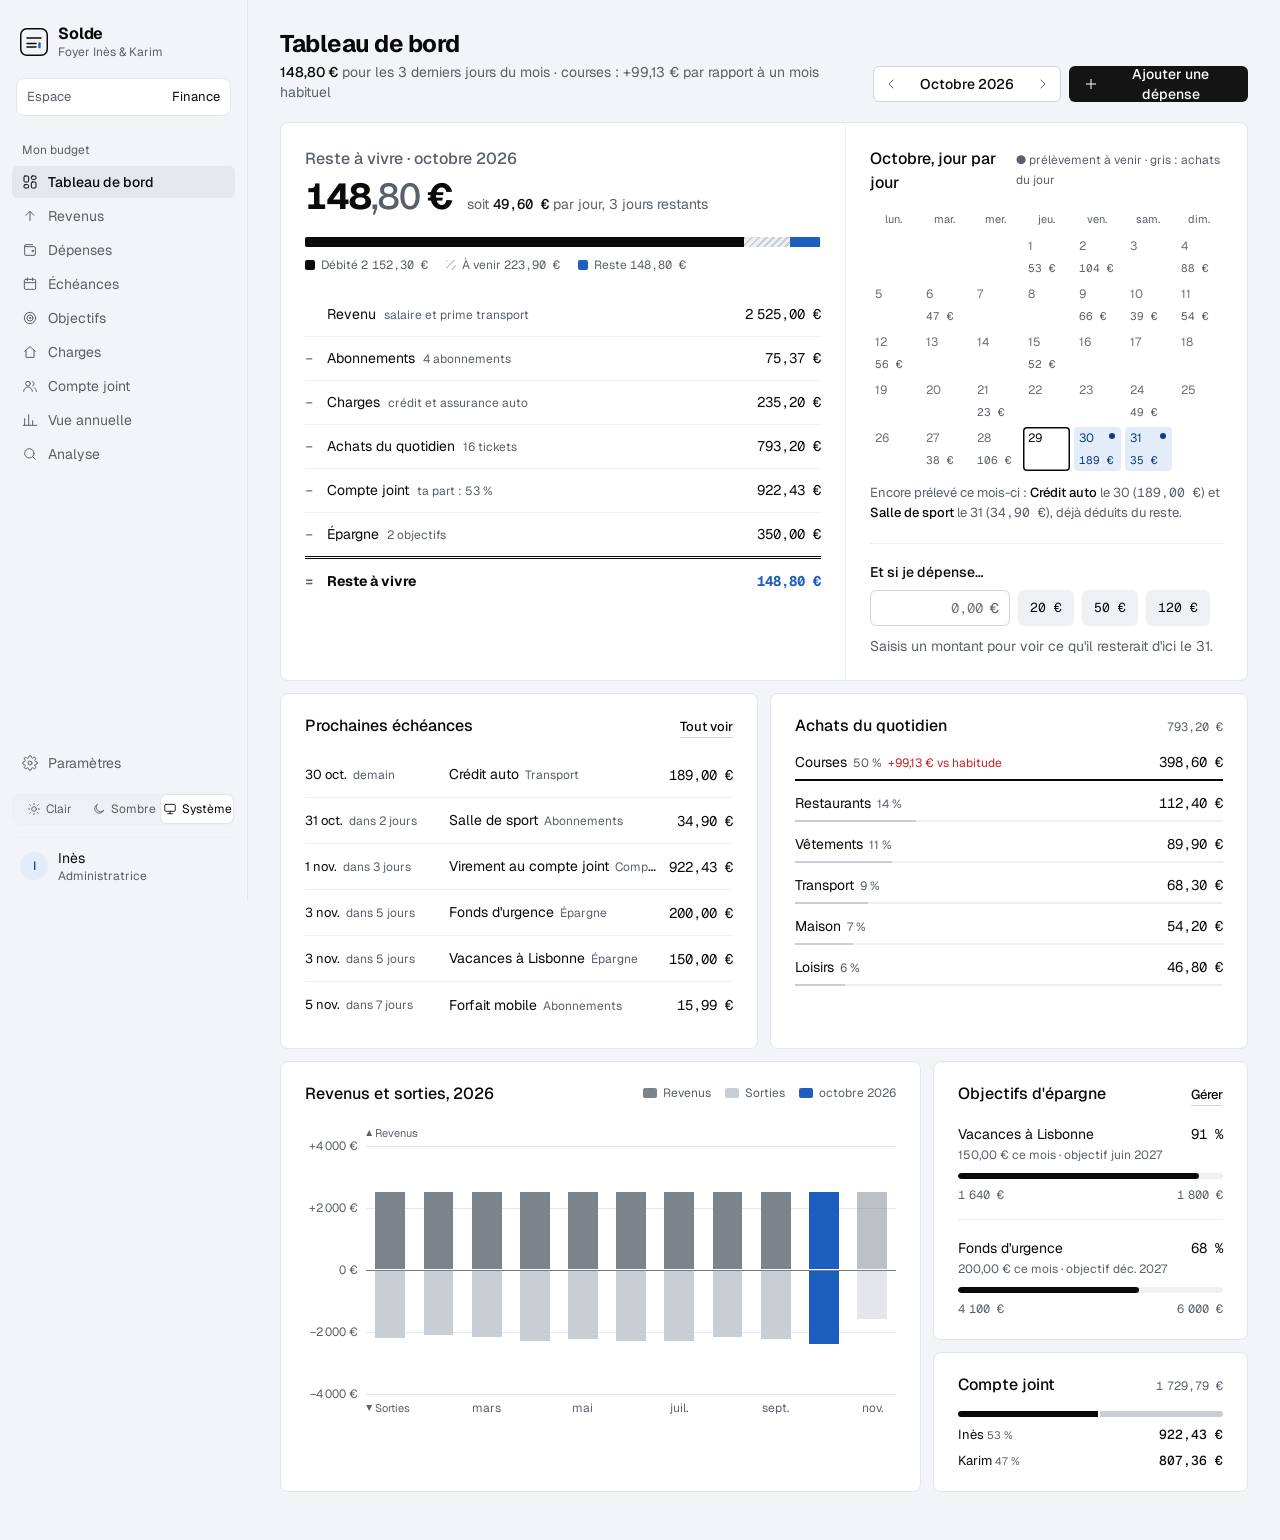
<file: propositions/registre.html>
<!DOCTYPE html>
<html lang="fr">
<head>
<meta charset="UTF-8">
<meta name="viewport" content="width=device-width, initial-scale=1.0, viewport-fit=cover">
<title>Solde — Registre</title>
<meta name="theme-color" content="#f2f4f7">
<script>(function(){var p='system';try{p=localStorage.getItem('solde-theme')||'system'}catch(e){}var d=p==='dark'||(p==='system'&&matchMedia('(prefers-color-scheme: dark)').matches);document.documentElement.dataset.theme=d?'dark':'light';})();</script>
<link rel="preconnect" href="https://fonts.googleapis.com"><link rel="preconnect" href="https://fonts.gstatic.com" crossorigin>
<link href="https://fonts.googleapis.com/css2?family=Geist:wght@400;500;700&family=Geist+Mono:wght@400;500;700&display=swap" rel="stylesheet">
<style>
/* Proposition A — Registre.
   Le mois s'écrit comme une soustraction de livre de comptes : revenu, moins chaque poste, double trait, reste.
   Aucune couleur dans le chrome ; un seul bleu, sur ce qui reste (le segment du reste, les jours qui restent).
   Grille : canvas fluide, 12 colonnes, gouttière 12 px ; à 1440 : 1440 − 248 (nav) − 2 × 32 = 1128 = 12 × 83 + 11 × 12. */
:root{
  --ground:#f2f4f7; --surface:#ffffff; --raised:#eef0f3; --active:#e4e7eb;
  --border:#e3e6ea; --rule:#eef0f2; --control:#cfd4da;
  --text:#0a0a0a; --muted:#596069; --faint:#6b7079;
  --primary:#141414; --on-primary:#ffffff;
  --hue:#1d5fbf; --hue-soft:#e3ecf9; --hue-ink:#0f3d82;
  --positive:#2e7d32; --negative:#c4242a;
  --chart-1:#1d5fbf; --chart-up:#7d838c; --chart-muted:#c9ced5; --chart-mark:#0a0a0a; --grid:#e6e8eb; --axis-ink:#5c626b; --ink:#0a0a0a;
  --radius:8px; --radius-c:6px; --gap:12px;
  --font:"Geist",Inter,system-ui,sans-serif; --mono:"Geist Mono",ui-monospace,monospace;
  color-scheme:light;
}
@media (prefers-color-scheme: dark){ :root:not([data-theme="light"]){
  --ground:#0b0c0e; --surface:#141518; --raised:#1c1e22; --active:#24272c;
  --border:#22252a; --rule:#1d2024; --control:#3a3e45;
  --text:#f3f4f6; --muted:#a3a9b2; --faint:#8e949d;
  --primary:#f3f4f6; --on-primary:#0b0c0e;
  --hue:#6ea3f7; --hue-soft:#15243a; --hue-ink:#a9c8fb;
  --positive:#5cc28a; --negative:#f0646a;
  --chart-1:#6ea3f7; --chart-up:#8d939c; --chart-muted:#3b4048; --chart-mark:#f3f4f6; --grid:#23262b; --axis-ink:#9aa0a9; --ink:#f3f4f6;
  color-scheme:dark;
}}
:root[data-theme="dark"]{
  --ground:#0b0c0e; --surface:#141518; --raised:#1c1e22; --active:#24272c;
  --border:#22252a; --rule:#1d2024; --control:#3a3e45;
  --text:#f3f4f6; --muted:#a3a9b2; --faint:#8e949d;
  --primary:#f3f4f6; --on-primary:#0b0c0e;
  --hue:#6ea3f7; --hue-soft:#15243a; --hue-ink:#a9c8fb;
  --positive:#5cc28a; --negative:#f0646a;
  --chart-1:#6ea3f7; --chart-up:#8d939c; --chart-muted:#3b4048; --chart-mark:#f3f4f6; --grid:#23262b; --axis-ink:#9aa0a9; --ink:#f3f4f6;
  color-scheme:dark;
}
*{box-sizing:border-box;margin:0;padding:0}
html{-webkit-text-size-adjust:100%}
body{background:var(--ground);color:var(--text);font:400 14px/20px var(--font);-webkit-font-smoothing:antialiased;min-height:100vh}
button,input,select{font:inherit;color:inherit}
button{cursor:pointer;background:none;border:0}
.ico{width:16px;height:16px;flex:none}
.num,.mono{font-family:var(--mono);font-variant-numeric:tabular-nums;font-feature-settings:"tnum"}
:focus-visible{outline:2px solid var(--hue);outline-offset:2px;border-radius:4px}
.sr{position:absolute;width:1px;height:1px;overflow:hidden;clip:rect(0 0 0 0);white-space:nowrap}

/* Shell : plan ouvert, la nav sur le fond de page, un seul filet. */
.shell{display:grid;grid-template-columns:248px minmax(0,1fr);min-height:100vh}
.nav{position:sticky;top:0;height:100vh;display:flex;flex-direction:column;padding:20px 12px 16px;border-right:1px solid var(--border)}
.brand{display:flex;align-items:center;gap:10px;padding:4px 8px 18px}
.mark{width:28px;height:28px;flex:none;color:var(--text)}
.brand b{font-weight:700;font-size:16px;letter-spacing:-.01em}
.brand small{display:block;color:var(--muted);font-size:12px;line-height:16px}
.scope{display:flex;align-items:center;justify-content:space-between;margin:0 4px 16px;padding:8px 10px;border:1px solid var(--border);border-radius:var(--radius);background:var(--surface);font-size:13px}
.scope span{color:var(--muted)}
.nav-label{font-size:12px;color:var(--muted);padding:0 10px;margin:8px 0 6px}
.nav a{display:flex;align-items:center;gap:10px;height:32px;margin-bottom:2px;padding:0 10px;border-radius:var(--radius-c);color:var(--muted);text-decoration:none;font-size:14px;transition:background .15s,color .15s}
.nav a:hover{color:var(--text);background:var(--raised)}
.nav a[aria-current="page"]{background:var(--active);color:var(--text);font-weight:500}
.nav .grow{flex:1}
.user{display:flex;align-items:center;gap:10px;padding:10px 8px 0;margin-top:12px;border-top:1px solid var(--rule)}
.avatar{width:28px;height:28px;border-radius:50%;display:grid;place-items:center;font-size:12px;font-weight:500;background:var(--hue-soft);color:var(--hue-ink);flex:none}
.avatar.k{background:var(--raised);color:var(--text)}
.user div{flex:1;min-width:0}
.user small{display:block;color:var(--muted);font-size:12px;line-height:16px}

.theme-switch{display:flex;gap:2px;padding:2px;border-radius:var(--radius);background:var(--raised);margin:12px 0 0}
.theme-switch button{flex:1;display:flex;align-items:center;justify-content:center;gap:5px;white-space:nowrap;height:28px;border-radius:var(--radius-c);font-size:12px;color:var(--muted);transition:background .15s,color .15s}
.theme-switch button:hover{color:var(--text)}
.theme-switch button[aria-pressed="true"]{background:var(--surface);color:var(--text);box-shadow:0 0 0 1px var(--border)}
.theme-switch .ico{width:14px;height:14px}

.topbar{display:none}
.main{padding:28px 32px 48px;min-width:0}

/* Titre : un nom, la phrase de constat, puis les actions. */
.head{display:flex;align-items:flex-end;justify-content:space-between;gap:16px;margin-bottom:20px}
h1{font-size:24px;line-height:32px;font-weight:700;letter-spacing:-.02em}
.constat{color:var(--muted);font-size:14px;margin-top:2px}
.constat b{color:var(--text);font-weight:500}
.actions{display:flex;gap:8px;align-items:center}
.stepper{display:flex;align-items:center;height:36px;border:1px solid var(--control);border-radius:var(--radius-c);background:var(--surface)}
.stepper button{width:34px;height:34px;display:grid;place-items:center;color:var(--muted)}
.stepper button:hover{color:var(--text)}
.stepper button:active .ico{transform:translateX(var(--nudge,0))}
.stepper span{min-width:118px;text-align:center;font-weight:500}
.btn{display:inline-flex;align-items:center;gap:8px;height:36px;padding:0 14px;border-radius:var(--radius-c);font-weight:500;transition:transform .12s, opacity .15s}
.btn:active{transform:scale(.97)}
.btn-primary{background:var(--primary);color:var(--on-primary)}
.btn-primary:hover{opacity:.88}

.grid{display:grid;grid-template-columns:repeat(12,minmax(0,1fr));gap:var(--gap)}
.card{background:var(--surface);border:1px solid var(--border);border-radius:var(--radius);padding:20px 24px;min-width:0}
.card h2{font-size:16px;line-height:24px;font-weight:500}
.card-head{display:flex;justify-content:space-between;align-items:baseline;gap:12px;margin-bottom:14px}
.card-head .meta{color:var(--muted);font-size:12px}
.link{color:var(--text);font-weight:500;font-size:13px;text-decoration:none;border-bottom:1px solid var(--control)}
.link:hover{border-color:var(--text)}

/* Le mois */
.month{grid-column:1/-1;display:grid;grid-template-columns:minmax(0,7fr) minmax(0,5fr);gap:0;padding:0}
.month>section{padding:24px}
.month>section+section{border-left:1px solid var(--rule)}
.lead-label{color:var(--muted);font-size:13px}
.lead{display:flex;align-items:baseline;gap:14px;flex-wrap:wrap;margin:4px 0 2px}
.lead .figure{font-family:var(--font);font-size:36px;line-height:44px;font-weight:700;letter-spacing:-.03em;font-variant-numeric:tabular-nums}
.lead .figure .c{color:var(--muted);font-weight:500}
.lead .figure.neg{color:var(--negative)}
.perday{color:var(--muted)}
.perday b{color:var(--text);font-weight:500}

.track{position:relative;display:flex;height:10px;margin:18px 0 8px;border-radius:2px;overflow:hidden;background:var(--raised)}
.track span{display:block;height:100%;transition:flex-grow .45s cubic-bezier(.2,.7,.2,1)}
.track .debite{background:var(--text)}
.track .avenir,.hatch{background:repeating-linear-gradient(135deg,var(--chart-muted) 0 2px,transparent 2px 5px)} /* taste-skill-ignore: hachure « à venir », pas un dégradé */
.track .reste{background:var(--hue)}
.track-legend{display:flex;gap:18px;flex-wrap:wrap;font-size:12px;color:var(--muted)}
.track-legend i{display:inline-block;width:10px;height:10px;border-radius:2px;margin-right:6px;vertical-align:-1px}

.ledger{width:100%;border-collapse:collapse;margin-top:18px}
.ledger td{padding:11px 0;border-bottom:1px solid var(--rule);vertical-align:baseline}
.ledger td:last-child{text-align:right;font-family:var(--mono);font-variant-numeric:tabular-nums;white-space:nowrap}
.ledger .op{width:22px;color:var(--muted);font-family:var(--mono)}
.ledger small{color:var(--muted);font-size:12px;margin-left:8px}
.ledger tr.total td{border-bottom:0;border-top:3px double var(--text);padding-top:12px;font-weight:700}
.ledger tr.total td:last-child{color:var(--hue)}
.ledger tr.total.neg td:last-child{color:var(--negative)}

/* Le calendrier du mois : les jours passés, aujourd'hui, les jours qui restent en bleu, les prélèvements marqués. */
.cal{display:grid;grid-template-columns:repeat(7,minmax(0,1fr));gap:4px}
.cal .dow{font-size:11px;color:var(--muted);text-align:center;padding-bottom:2px}
.day{position:relative;height:44px;border-radius:4px;padding:4px 5px;font-size:12px;line-height:14px;color:var(--faint);background:var(--ground)}
.day.past{background:transparent;color:var(--faint)}
.day.today{box-shadow:inset 0 0 0 1.5px var(--text);color:var(--text);background:var(--surface)}
.day.left{background:var(--hue-soft);color:var(--hue-ink)}
.day.past .amt{color:var(--muted)}
.day .amt{position:absolute;left:5px;right:5px;bottom:4px;font-family:var(--mono);font-size:11px;white-space:nowrap;overflow:hidden;text-overflow:ellipsis}
.day.bill::after{content:"";position:absolute;top:6px;right:6px;width:6px;height:6px;border-radius:50%;background:currentColor}
.cal-note{margin-top:12px;font-size:13px;color:var(--muted)}
.cal-note b{color:var(--text);font-weight:500}

.sim{margin-top:20px;padding-top:18px;border-top:1px solid var(--rule)}
.sim label{display:block;font-weight:500;margin-bottom:8px}
.sim-row{display:flex;gap:8px;align-items:center;flex-wrap:wrap}
.field{display:flex;align-items:center;height:36px;width:140px;border:1px solid var(--control);border-radius:var(--radius-c);background:var(--surface);padding:0 10px;transition:border-color .15s}
.field:focus-within{border-color:var(--hue)}
.field input{width:100%;border:0;background:none;outline:0;font-family:var(--mono);text-align:right}
.field span{color:var(--muted);margin-left:6px}
.chip{height:36px;padding:0 12px;border-radius:var(--radius-c);background:var(--raised);font-family:var(--mono);font-size:13px;transition:background .15s,transform .12s}
.chip:hover{background:var(--active)}
.chip:active{transform:scale(.96)}
.sim-out{margin-top:10px;min-height:20px;color:var(--muted)}
.sim-out b{color:var(--text);font-weight:500}
.sim-out .neg{color:var(--negative);font-weight:500}

/* Listes */
.rows{list-style:none}
.rows li{display:grid;grid-template-columns:132px minmax(0,1fr) auto;align-items:center;gap:12px;min-height:46px;border-bottom:1px solid var(--rule)}
.rows li:last-child{border-bottom:0}
.rows .when{font-size:13px}
.rows .when small{color:var(--muted);font-size:12px;margin-left:6px}
.rows .what{min-width:0;white-space:nowrap;overflow:hidden;text-overflow:ellipsis}
.rows .what small{color:var(--muted);font-size:12px;margin-left:6px}
.rows .amt{font-family:var(--mono);font-variant-numeric:tabular-nums;text-align:right}

.rep{list-style:none;display:grid;gap:12px}
.rep li{display:grid;grid-template-columns:minmax(0,1fr) auto;column-gap:12px;align-items:baseline}
.rep .amt{font-family:var(--mono);text-align:right}
.rep .bar{grid-column:1/-1;height:2px;margin-top:6px;background:var(--rule);position:relative}
.rep .bar span{position:absolute;inset:0 auto 0 0;background:var(--chart-muted);transform-origin:left;transition:width .45s cubic-bezier(.2,.7,.2,1)}
.rep li:first-child .bar span{background:var(--text)}
.rep .pct{color:var(--muted);font-size:12px;margin-left:6px}
.rep .over{color:var(--negative);font-size:12px;margin-left:6px}

.goal{padding:4px 0 14px;border-bottom:1px solid var(--rule);margin-bottom:14px}
.goal:last-child{border:0;margin:0;padding-bottom:0}
.goal-top{display:flex;justify-content:space-between;gap:12px;margin-bottom:8px}
.goal-top .amt{font-family:var(--mono)}
.goal-top small{color:var(--muted);font-size:12px}
.progress{height:6px;border-radius:999px;background:var(--raised);overflow:hidden}
.progress span{display:block;height:100%;background:var(--text);border-radius:999px;transition:width .45s cubic-bezier(.2,.7,.2,1)}
.goal-ends{display:flex;justify-content:space-between;color:var(--muted);font-size:12px;margin-top:6px}
.split{display:flex;height:6px;border-radius:999px;overflow:hidden;gap:2px;margin:10px 0 8px}
.split span:first-child{background:var(--text)}
.split span:last-child{background:var(--chart-muted)}
.who{display:flex;justify-content:space-between;font-size:13px}
.who b{font-family:var(--mono);font-weight:500}
.who small{color:var(--muted)}
.chart-legend{display:flex;gap:14px;font-size:12px;color:var(--muted)}
.chart-legend span{display:inline-flex;align-items:center;gap:6px}
[data-chart]{position:relative}

.c-ech{grid-column:span 6}.c-rep{grid-column:span 6}.c-year{grid-column:span 8}.c-side{grid-column:span 4;display:grid;gap:var(--gap);align-content:start}

@media (max-width:1100px){
  .shell{grid-template-columns:1fr}
  .nav{display:none}
  .nav.open{display:flex;position:fixed;inset:0;z-index:30;background:var(--ground);height:auto;border:0;padding-top:64px;overflow:auto}
  .topbar{display:flex;align-items:center;gap:10px;position:sticky;top:0;z-index:40;height:52px;padding:0 16px;background:var(--ground);border-bottom:1px solid var(--border)}
  .topbar b{flex:1;font-size:15px}
  .topbar .theme-switch{margin:0}
  .topbar .theme-switch button{width:32px;flex:none}
  .icon-btn{width:36px;height:36px;display:grid;place-items:center;border-radius:var(--radius-c)}
  .icon-btn .ico{width:20px;height:20px}
  .main{padding:20px 20px 40px}
  .c-year{grid-column:1/-1}.c-side{grid-column:1/-1;grid-template-columns:1fr 1fr}
}
@media (max-width:760px){
  .main{padding:16px 16px 32px}
  .head{flex-direction:column;align-items:stretch}
  .actions{justify-content:space-between}
  .stepper span{min-width:104px}
  .month{grid-template-columns:1fr}
  .month>section{padding:20px 16px}
  .month>section+section{border-left:0;border-top:1px solid var(--rule)}
  .card{padding:16px}
  .card.month{padding:0}
  .rows li{grid-template-columns:72px minmax(0,1fr) auto}
  .rows .when small{display:block;margin:0}
  .c-ech,.c-rep,.c-side{grid-column:1/-1}
  .c-side{grid-template-columns:1fr}
  .lead .figure{font-size:32px;line-height:40px}
  .rows li{min-height:52px}
  .btn-primary span{display:none}
  .btn-primary{width:36px;padding:0;justify-content:center}
}
@media (prefers-reduced-motion: reduce){ *{transition:none !important} }
</style>
</head>
<body>
<div class="shell">
  <header class="topbar">
    <button class="icon-btn" id="menu" aria-label="Ouvrir la navigation" aria-expanded="false" aria-controls="nav"></button>
    <b>Tableau de bord</b>
    <span id="theme-top"></span>
  </header>
  <nav class="nav" id="nav" aria-label="Navigation principale">
    <div class="brand">
      <svg class="mark" viewBox="0 0 28 28" aria-hidden="true"><rect x=".75" y=".75" width="26.5" height="26.5" rx="6" fill="none" stroke="currentColor" stroke-width="1.5"/><path d="M7 10h14M7 15.5h9M7 19h9" stroke="currentColor" stroke-width="1.5" stroke-linecap="round"/><path d="M19.5 15.5v3.5" stroke="var(--hue)" stroke-width="2.4" stroke-linecap="round"/></svg>
      <div><b>Solde</b><small>Foyer Inès &amp; Karim</small></div>
    </div>
    <div class="scope"><span>Espace</span>Finance</div>
    <div class="nav-label">Mon budget</div>
    <div id="nav-items"></div>
    <div class="grow"></div>
    <a href="#parametres"><svg class="ico"></svg>Paramètres</a>
    <div id="theme-nav"></div>
    <div class="user"><span class="avatar">I</span><div>Inès<small>Administratrice</small></div></div>
  </nav>
  <main class="main" id="main"></main>
</div>
<script src="shared/data.js"></script>
<script src="shared/theme.js"></script>
<script src="shared/charts.js"></script>
<script>
const { mois, echeances, annee, fmt, icon, esc, NAV, TODAY, r2 } = Solde;
let cur = { y: TODAY.y, m: TODAY.m };
let simAmount = 0;

document.getElementById('menu').innerHTML = icon('menu');
document.getElementById('nav-items').innerHTML = NAV.map((n, i) => `<a href="#${n.id}" ${i === 0 ? 'aria-current="page"' : ''}>${icon(n.icon)}${n.label}</a>`).join('');
document.querySelector('a[href="#parametres"] svg').outerHTML = icon('settings');
document.getElementById('theme-nav').innerHTML = Theme.control();
document.getElementById('theme-top').innerHTML = Theme.control({ labels: false });
document.getElementById('menu').addEventListener('click', (e) => {
  const nav = document.getElementById('nav'), open = nav.classList.toggle('open');
  e.currentTarget.setAttribute('aria-expanded', open); e.currentTarget.innerHTML = icon(open ? 'close' : 'menu');
});

const money = (v) => { const p = fmt.parts(v); return `${p.signe}${p.euros}<span class="c">${p.cents}</span> ${p.devise}`; };

function render(first) {
  const d = mois(cur.y, cur.m);
  const neg = d.reste < 0;
  const ech = echeances(6);
  const resteSim = r2(d.reste - simAmount);

  let constat;
  if (d.courant) constat = `<b>${fmt.eur(d.reste)}</b> pour les ${d.joursRestants} derniers jours du mois${d.ecartCourses > 20 ? ` · courses : ${fmt.signe(d.ecartCourses)} par rapport à un mois habituel` : ''}`;
  else if (d.passe) constat = `Mois clos · terminé à <b>${fmt.signe(d.reste)}</b>, ${fmt.pct(d.totalSorties / d.revenu)} du revenu dépensé ou épargné`;
  else constat = `Prévisionnel · seuls les prélèvements fixes sont connus, <b>${fmt.eur(d.reste)}</b> restent avant les achats du quotidien`;

  const scale = Math.max(d.revenu, d.totalSorties);
  const lignes = [
    ['−', 'Abonnements', fmt.plural(d.nbAbonnements, 'abonnement', 'abonnements'), d.postes.abonnements],
    ['−', 'Charges', 'crédit et assurance auto', d.postes.charges],
    ['−', 'Achats du quotidien', `${d.sorties.filter((s) => s.poste === 'achats').length} tickets`, d.postes.achats],
    ['−', 'Compte joint', `ta part : ${fmt.pct(d.joint.partMoi)}`, d.postes.joint],
    ['−', 'Épargne', fmt.plural(d.objectifs.filter((o) => o.versementMois > 0).length, 'objectif', 'objectifs'), d.postes.epargne],
  ];

  // Le calendrier : décalage du 1er (lundi en premier).
  const first1 = (new Date(d.y, d.m, 1).getDay() + 6) % 7;
  const billsByDay = {}; d.sorties.filter((s) => s.fixe && s.poste !== 'joint').forEach((s) => { (billsByDay[s.jour] ||= []).push(s); });
  const cells = [];
  for (let i = 0; i < first1; i++) cells.push('<div aria-hidden="true"></div>');
  for (let j = 1; j <= d.nbJours; j++) {
    const past = j < d.jourCourant || d.passe, today = d.courant && j === TODAY.d, left = (d.courant && j >= TODAY.d) || d.futur;
    const bills = billsByDay[j] || [];
    const billAmt = bills.reduce((s, b) => s + b.montant, 0);
    const cls = ['day', past && !today ? 'past' : '', today ? 'today' : '', left && !today ? 'left' : '', bills.length && !past ? 'bill' : ''].join(' ');
    const label = `${j} ${d.nom}${bills.length ? ` : ${bills.map((b) => `${b.libelle} ${fmt.eur(b.montant)}`).join(', ')}` : ''}`;
    const quot = r2(d.sorties.filter((s) => s.poste === 'achats' && s.jour === j).reduce((t, s) => t + s.montant, 0));
    const amt = bills.length && !past ? fmt.eur0(billAmt) : past && quot > 0 ? fmt.eur0(quot) : '';
    cells.push(`<div class="${cls}" title="${esc(label)}${past && quot > 0 ? ` · achats ${fmt.eur(quot)}` : ''}">${j}${amt ? `<span class="amt">${amt}</span>` : ''}</div>`);
  }
  const prochains = d.aVenir.filter((s) => s.poste !== 'joint').slice(0, 2);

  document.getElementById('main').innerHTML = `
    <div class="head">
      <div>
        <h1>Tableau de bord</h1>
        <p class="constat">${constat}</p>
      </div>
      <div class="actions">
        <div class="stepper"><button data-step="-1" aria-label="Mois précédent" style="--nudge:-2px">${icon('chevL')}</button><span aria-live="polite">${d.nom[0].toUpperCase() + d.nom.slice(1)} ${d.y}</span><button data-step="1" aria-label="Mois suivant" style="--nudge:2px">${icon('chevR')}</button></div>
        <button class="btn btn-primary" aria-label="Ajouter une dépense">${icon('plus')}<span>Ajouter une dépense</span></button>
      </div>
    </div>

    <div class="grid">
      <article class="card month">
        <section aria-labelledby="t-reste">
          <h2 class="lead-label" id="t-reste">${neg ? 'Dépassement' : 'Reste à vivre'} · ${d.label}</h2>
          <div class="lead">
            <div class="figure ${neg ? 'neg' : ''}" id="fig" data-value="${first ? d.reste : (document.getElementById('fig')?.dataset.value ?? d.reste)}">${money(d.reste)}</div>
            <div class="perday">${d.parJour != null ? `soit <b class="mono">${fmt.eur(d.parJour)}</b> par jour, ${fmt.plural(d.joursRestants, 'jour', 'jours')} restants` : `sur ${fmt.eur(d.revenu)} de revenu`}</div>
          </div>
          <div class="track" role="img" aria-label="Débité ${fmt.eur(d.debite)}, à venir ${fmt.eur(d.engage)}, reste ${fmt.eur(Math.max(0, d.reste))}">
            <span class="debite" style="flex-grow:${d.debite / scale}"></span>
            <span class="avenir" style="flex-grow:${d.engage / scale}"></span>
            <span class="reste" style="flex-grow:${Math.max(0, d.reste) / scale}"></span>
          </div>
          <div class="track-legend">
            <span><i style="background:var(--text)"></i>Débité <span class="mono">${fmt.eur(d.debite)}</span></span>
            <span><i class="hatch"></i>À venir <span class="mono">${fmt.eur(d.engage)}</span></span>
            <span><i style="background:var(--hue)"></i>Reste <span class="mono">${fmt.eur(Math.max(0, d.reste))}</span></span>
          </div>
          <table class="ledger" aria-label="Le calcul du mois">
            <tr><td class="op"></td><td>Revenu<small>salaire et prime transport</small></td><td>${fmt.eur(d.revenu)}</td></tr>
            ${lignes.map(([op, l, s, v]) => `<tr><td class="op">${op}</td><td>${l}<small>${s}</small></td><td>${fmt.eur(v)}</td></tr>`).join('')}
            <tr class="total ${neg ? 'neg' : ''}"><td class="op">=</td><td>${neg ? 'Dépassement' : 'Reste à vivre'}</td><td>${fmt.eur(d.reste)}</td></tr>
          </table>
        </section>
        <section aria-labelledby="t-cal">
          <div class="card-head"><h2 id="t-cal">${d.nom[0].toUpperCase() + d.nom.slice(1)}, jour par jour</h2><span class="meta">● prélèvement à venir · gris : achats du jour</span></div>
          <div class="cal">
            ${['lun.', 'mar.', 'mer.', 'jeu.', 'ven.', 'sam.', 'dim.'].map((x) => `<div class="dow">${x}</div>`).join('')}
            ${cells.join('')}
          </div>
          <p class="cal-note">${d.courant ? (prochains.length ? `Encore prélevé ce mois-ci : ${prochains.map((p) => `<b>${esc(p.libelle)}</b> le ${p.jour} (<span class="mono">${fmt.eur(p.montant)}</span>)`).join(' et ')}, déjà déduits du reste.` : 'Plus aucun prélèvement ce mois-ci.') : d.passe ? `Mois terminé le ${d.nbJours} ${d.nom}.` : `${fmt.plural(d.sorties.length, 'prélèvement prévu', 'prélèvements prévus')}, pour <span class="mono">${fmt.eur(d.totalSorties)}</span>.`}</p>
          ${d.passe ? '' : `
          <div class="sim">
            <label for="sim">Et si je dépense…</label>
            <div class="sim-row">
              <div class="field"><input id="sim" inputmode="decimal" autocomplete="off" value="${simAmount ? String(simAmount).replace('.', ',') : ''}" placeholder="0,00" aria-describedby="sim-out"><span>€</span></div>
              ${[20, 50, 120].map((v) => `<button class="chip" data-sim="${v}">${v} €</button>`).join('')}
            </div>
            <p class="sim-out" id="sim-out" aria-live="polite">${simText(d, resteSim)}</p>
          </div>`}
        </section>
      </article>

      <article class="card c-ech">
        <div class="card-head"><h2>Prochaines échéances</h2><a class="link" href="#echeances">Tout voir</a></div>
        <ul class="rows">
          ${ech.map((e) => `<li><div class="when">${fmt.jour(e)}<small>${fmt.dans(e.dans)}</small></div><div class="what">${esc(e.libelle)}<small>${esc(e.categorie)}</small></div><div class="amt">${fmt.eur(e.montant)}</div></li>`).join('')}
        </ul>
      </article>

      <article class="card c-rep">
        <div class="card-head"><h2>Achats du quotidien</h2><span class="meta mono">${fmt.eur(d.postes.achats)}</span></div>
        ${d.repartition.length ? `<ol class="rep">${d.repartition.slice(0, 6).map((r) => `<li><span>${esc(r.label)}<span class="pct">${fmt.pct(r.value / d.postes.achats)}</span>${r.label === 'Courses' && d.ecartCourses > 20 ? `<span class="over">${fmt.signe(d.ecartCourses)} vs habitude</span>` : ''}</span><span class="amt">${fmt.eur(r.value)}</span><span class="bar"><span style="width:${(r.value / d.repartition[0].value * 100).toFixed(1)}%"></span></span></li>`).join('')}</ol>`
          : `<p class="constat">Aucun achat saisi pour ${d.label} : seuls les prélèvements fixes sont prévus.</p>`}
      </article>

      <article class="card c-year">
        <div class="card-head"><h2>Revenus et sorties, ${d.y}</h2><div class="chart-legend" id="legend"></div></div>
        <div data-chart id="year" style="--chart-1:var(--chart-up);--chart-mark:var(--hue)"></div>
      </article>

      <div class="c-side">
        <article class="card">
          <div class="card-head"><h2>Objectifs d'épargne</h2><a class="link" href="#objectifs">Gérer</a></div>
          ${d.objectifs.map((o) => `<div class="goal"><div class="goal-top"><span>${esc(o.libelle)}<br><small>${o.atteint ? 'atteint' : `${fmt.eur(o.versementMois)} ce mois · objectif ${o.echeance}`}</small></span><span class="amt">${fmt.pct(o.part)}</span></div><div class="progress" role="img" aria-label="${fmt.eur(o.epargne)} sur ${fmt.eur(o.cible)}"><span style="width:${(o.part * 100).toFixed(1)}%"></span></div><div class="goal-ends"><span class="mono">${fmt.eur0(o.epargne)}</span><span class="mono">${fmt.eur0(o.cible)}</span></div></div>`).join('')}
        </article>
        <article class="card">
          <div class="card-head"><h2>Compte joint</h2><span class="meta mono">${fmt.eur(d.joint.total)}</span></div>
          <div class="split" role="img" aria-label="Inès ${fmt.pct(d.joint.partMoi)}, Karim ${fmt.pct(d.joint.partPartenaire)}"><span style="flex-grow:${d.joint.partMoi}"></span><span style="flex-grow:${d.joint.partPartenaire}"></span></div>
          <div class="who"><span>Inès <small>${fmt.pct(d.joint.partMoi)}</small></span><b>${fmt.eur(d.joint.virementMoi)}</b></div>
          <div class="who" style="margin-top:6px"><span>Karim <small>${fmt.pct(d.joint.partPartenaire)}</small></span><b>${fmt.eur(d.joint.virementPartenaire)}</b></div>
        </article>
      </div>
    </div>`;

  const fig = document.getElementById('fig');
  if (!first) { const to = d.reste; fig.dataset.value = fig.dataset.value; Theme.tween(fig, to, money); }
  drawYear(d);
}

function simText(d, resteSim) {
  if (!simAmount) return `Saisis un montant pour voir ce qu'il resterait ${d.courant ? `d'ici le ${d.nbJours}` : 'sur le mois'}.`;
  if (resteSim < 0) return `<span class="neg">Dépassement de ${fmt.eur(-resteSim)}</span> à la fin du mois.`;
  return `Il resterait <b class="mono">${fmt.eur(resteSim)}</b>${d.joursRestants ? `, soit <b class="mono">${fmt.eur(resteSim / d.joursRestants)}</b> par jour` : ''}.`;
}

function drawYear(d) {
  const a = annee();
  const el = document.getElementById('year');
  const res = Charts.diverging(el, {
    labels: a.labels, up: a.revenus, down: a.sorties, above: 'Revenus', below: 'Sorties',
    mark: [d.m], markLabel: d.label, markSide: 'both', partial: a.prevision,
    format: Charts.fmt.money('EUR', 0), height: () => (innerWidth < 760 ? 180 : 300),
  });
  document.getElementById('legend').replaceChildren(res.legend);
}

document.addEventListener('click', (e) => {
  const s = e.target.closest('[data-step]');
  if (s) {
    const n = new Date(cur.y, cur.m + Number(s.dataset.step), 1);
    if (n.getFullYear() !== 2026 || n.getMonth() > 10) return;
    cur = { y: n.getFullYear(), m: n.getMonth() }; render(); return;
  }
  const c = e.target.closest('[data-sim]');
  if (c) { simAmount = Number(c.dataset.sim); const inp = document.getElementById('sim'); inp.value = c.dataset.sim; updateSim(); }
});
document.addEventListener('input', (e) => { if (e.target.id === 'sim') { simAmount = Math.max(0, parseFloat(e.target.value.replace(/\s/g, '').replace(',', '.')) || 0); updateSim(); } });
function updateSim() {
  const d = mois(cur.y, cur.m);
  document.getElementById('sim-out').innerHTML = simText(d, r2(d.reste - simAmount));
  const track = document.querySelector('.track .reste'), scale = Math.max(d.revenu, d.totalSorties);
  track.style.flexGrow = Math.max(0, d.reste - simAmount) / scale;
  const fig = document.getElementById('fig'); Theme.tween(fig, r2(d.reste - simAmount), money, 300);
  fig.classList.toggle('neg', d.reste - simAmount < 0);
}
Theme.onChange(() => { if (document.getElementById('year')) drawYear(mois(cur.y, cur.m)); });
render(true);
</script>
</body>
</html>
</file>
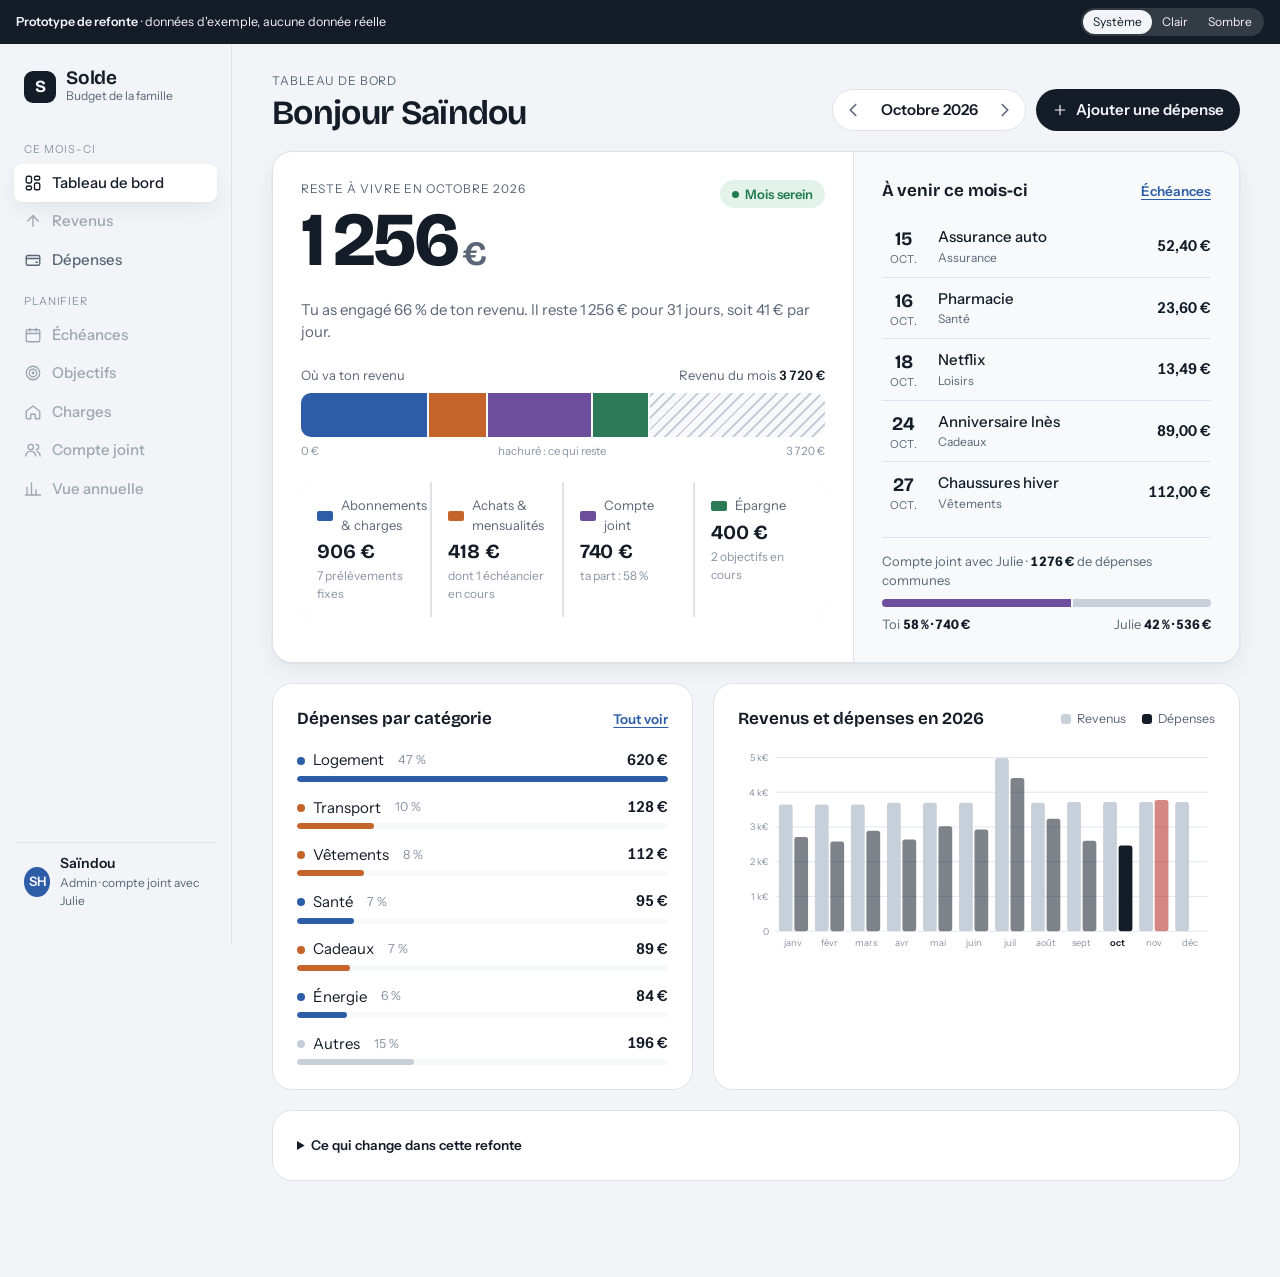
<file: prototypes/refonte-graphique.html>
<!DOCTYPE html>
<html lang="fr">
<head>
<meta charset="UTF-8">
<meta name="viewport" content="width=device-width, initial-scale=1.0, viewport-fit=cover">
<meta name="robots" content="noindex, nofollow">
</head>
<body>
<title>Solde — refonte</title>
<meta name="claude:viewport-fit-sides" content="cover">
<link rel="preconnect" href="https://fonts.googleapis.com">
<link rel="preconnect" href="https://fonts.gstatic.com" crossorigin>
<link href="https://fonts.googleapis.com/css2?family=Bricolage+Grotesque:opsz,wght@12..96,500;12..96,650;12..96,750&family=Instrument+Sans:wght@400;500;600&display=swap" rel="stylesheet">
<style>
/* Layout : barre latérale claire + colonne de lecture ; sur mobile, barre d'onglets en bas.
   Couleur : neutres légèrement bleutés ; chaque poste prend la teinte d'un billet en euros
   (20 € bleu, 50 € orange, 500 € violet, 100 € vert). Le reste à vivre = la part non dépensée, hachurée. */
:root{
  --bg:#F2F4F7;
  --surface:#FFFFFF;
  --surface-2:#F7F9FB;
  --ink:#141C28;
  --muted:#5A6677;
  --faint:#8B95A4;
  --line:#DEE3EA;
  --line-strong:#C7CFDA;
  --b20:#2D5DA6;   /* billet de 20 € */
  --b50:#C4642A;   /* billet de 50 € */
  --b500:#6C4E9A;  /* billet de 500 € */
  --b100:#2D7A58;  /* billet de 100 € */
  --ok:#1F7A4D;
  --ok-bg:#E3F3EA;
  --bad:#B3261E;
  --bad-bg:#FBE7E5;
  --focus:#2D5DA6;
  --hatch:#C7CFDA;
  --shadow:0 1px 2px rgba(20,28,40,.05), 0 8px 24px rgba(20,28,40,.06);
  --f-display:'Bricolage Grotesque', 'Segoe UI', system-ui, sans-serif;
  --f-ui:'Instrument Sans', -apple-system, 'Segoe UI', system-ui, sans-serif;
  --r-lg:20px; --r-md:12px; --r-sm:8px;
}
@media (prefers-color-scheme: dark){ :root:not([data-theme="light"]){
  --bg:#0E131A; --surface:#151C26; --surface-2:#1A2230; --ink:#E9EEF4; --muted:#9AA6B6; --faint:#6E7A8B;
  --line:#243041; --line-strong:#33425A;
  --b20:#7FA5E2; --b50:#EDA172; --b500:#B79DE0; --b100:#77C7A0;
  --ok:#7FD3A6; --ok-bg:#163326; --bad:#F2958B; --bad-bg:#3A1C1A; --focus:#7FA5E2; --hatch:#33425A;
  --shadow:0 1px 2px rgba(0,0,0,.3), 0 10px 30px rgba(0,0,0,.25);
  color-scheme:dark;
}}
:root[data-theme="dark"]{
  --bg:#0E131A; --surface:#151C26; --surface-2:#1A2230; --ink:#E9EEF4; --muted:#9AA6B6; --faint:#6E7A8B;
  --line:#243041; --line-strong:#33425A;
  --b20:#7FA5E2; --b50:#EDA172; --b500:#B79DE0; --b100:#77C7A0;
  --ok:#7FD3A6; --ok-bg:#163326; --bad:#F2958B; --bad-bg:#3A1C1A; --focus:#7FA5E2; --hatch:#33425A;
  --shadow:0 1px 2px rgba(0,0,0,.3), 0 10px 30px rgba(0,0,0,.25);
  color-scheme:dark;
}

*{box-sizing:border-box;}
body{margin:0;background:var(--bg);color:var(--ink);font:15px/1.5 var(--f-ui);-webkit-font-smoothing:antialiased;}
button,input{font:inherit;color:inherit;}
button{cursor:pointer;background:none;border:0;}
:focus-visible{outline:2px solid var(--focus);outline-offset:2px;border-radius:6px;}
.num{font-variant-numeric:tabular-nums;white-space:nowrap;}

.proto-bar{display:flex;flex-wrap:wrap;align-items:center;gap:10px 16px;justify-content:space-between;
  padding-block:8px;padding-left:max(16px,env(safe-area-inset-left,0px));padding-right:max(16px,env(safe-area-inset-right,0px));
  background:var(--ink);color:var(--bg);font-size:12.5px;}
.proto-bar b{font-weight:600;}
.seg{display:inline-flex;background:color-mix(in srgb,var(--bg) 14%,transparent);border-radius:999px;padding:2px;}
.seg button{padding:3px 10px;border-radius:999px;color:inherit;font-size:12px;}
.seg button[aria-pressed="true"]{background:var(--bg);color:var(--ink);}

.app{display:grid;grid-template-columns:232px minmax(0,1fr);min-height:calc(100vh - 36px);}
.side{border-right:1px solid var(--line);padding:24px 14px;display:flex;flex-direction:column;gap:4px;position:sticky;top:0;height:100vh;}
.brand{display:flex;align-items:center;gap:10px;padding:0 10px 18px;}
.brand-mark{width:32px;height:32px;border-radius:9px;background:var(--ink);color:var(--bg);display:grid;place-items:center;font:750 17px var(--f-display);}
.brand-name{font:650 19px/1 var(--f-display);letter-spacing:-.01em;}
.brand-sub{font-size:12px;color:var(--muted);}
.nav-label{font-size:11px;letter-spacing:.08em;text-transform:uppercase;color:var(--faint);padding:14px 10px 6px;}
.nav a{display:flex;align-items:center;gap:10px;padding:8px 10px;border-radius:var(--r-sm);color:var(--muted);text-decoration:none;font-weight:500;}
.nav a:hover{background:var(--surface);color:var(--ink);}
.nav a[aria-current="page"]{background:var(--surface);color:var(--ink);box-shadow:var(--shadow);}
.nav a.off{opacity:.55;}
.nav svg{width:18px;height:18px;flex-shrink:0;}
.side-foot{margin-top:auto;display:flex;align-items:center;gap:10px;padding:10px;border-top:1px solid var(--line);}
.avatar{width:30px;height:30px;border-radius:50%;background:var(--b20);color:var(--surface);display:grid;place-items:center;font-weight:600;font-size:13px;}

main{min-width:0;padding-block:28px 96px;padding-left:max(16px,env(safe-area-inset-left,0px));padding-right:max(16px,env(safe-area-inset-right,0px));}
.wrap{max-width:1120px;margin:0 auto;display:flex;flex-direction:column;gap:20px;}
@media (min-width:900px){ main{padding-left:40px;padding-right:40px;} }

.head{display:flex;flex-wrap:wrap;align-items:flex-end;justify-content:space-between;gap:16px;}
.eyebrow{font-size:12px;letter-spacing:.08em;text-transform:uppercase;color:var(--muted);}
h1{font:650 clamp(26px,3.2vw,34px)/1.1 var(--f-display);letter-spacing:-.02em;margin:4px 0 0;text-wrap:balance;}
.head-actions{display:flex;gap:10px;flex-wrap:wrap;}
.stepper{display:inline-flex;align-items:center;background:var(--surface);border:1px solid var(--line);border-radius:999px;padding:3px;}
.stepper button{width:34px;height:34px;border-radius:50%;display:grid;place-items:center;color:var(--muted);}
.stepper button:hover{background:var(--surface-2);color:var(--ink);}
.stepper span{min-width:118px;text-align:center;font-weight:600;text-transform:capitalize;}
.btn{text-decoration:none;display:inline-flex;align-items:center;gap:8px;padding:0 16px;height:42px;border-radius:999px;background:var(--ink);color:var(--bg);font-weight:600;}
.btn:hover{opacity:.9;}
.btn svg{width:16px;height:16px;}

.card{background:var(--surface);border:1px solid var(--line);border-radius:var(--r-lg);padding:24px;min-width:0;}
.card h2{font:650 17px/1.3 var(--f-display);margin:0;letter-spacing:-.005em;}
.card-head{display:flex;align-items:baseline;justify-content:space-between;gap:12px;margin-bottom:18px;}
.link{color:var(--b20);font-weight:600;font-size:13.5px;text-decoration:underline;text-underline-offset:3px;text-decoration-thickness:1px;}

/* ---- Reste à vivre ---- */
.hero{display:grid;grid-template-columns:minmax(0,1.5fr) minmax(0,1fr);gap:0;padding:0;overflow:hidden;box-shadow:var(--shadow);}
.hero-main{padding:28px;display:flex;flex-direction:column;gap:22px;min-width:0;}
.hero-top{display:flex;flex-wrap:wrap;align-items:flex-start;justify-content:space-between;gap:12px;}
.big{font:750 clamp(46px,7vw,76px)/.95 var(--f-display);letter-spacing:-.035em;margin-top:6px;}
.big small{font-size:.45em;font-weight:650;letter-spacing:-.01em;color:var(--muted);margin-left:4px;}
.chip{display:inline-flex;align-items:center;gap:6px;height:28px;padding:0 12px;border-radius:999px;font-size:13px;font-weight:600;}
.chip.ok{background:var(--ok-bg);color:var(--ok);}
.chip.bad{background:var(--bad-bg);color:var(--bad);}
.chip i{width:7px;height:7px;border-radius:50%;background:currentColor;}
.constat{color:var(--muted);max-width:60ch;}

.env-head{display:flex;justify-content:space-between;font-size:13px;color:var(--muted);margin-bottom:8px;}
.env-head b{color:var(--ink);font-weight:600;}
.env{position:relative;display:flex;height:44px;border-radius:10px;overflow:hidden;background:var(--surface-2);gap:2px;}
.env span{height:100%;min-width:3px;transition:flex-grow .4s ease;}
.env .rest{background:repeating-linear-gradient(-45deg,var(--hatch) 0 2px,transparent 2px 8px);}
.env .over{position:absolute;top:-4px;bottom:-4px;width:2px;background:var(--bad);}
.env-scale{display:flex;justify-content:space-between;font-size:11.5px;color:var(--faint);margin-top:6px;}

.postes{display:grid;grid-template-columns:repeat(4,minmax(0,1fr));gap:2px;background:var(--line);border-radius:var(--r-md);overflow:hidden;}
.poste{background:var(--surface);padding:14px 16px;display:flex;flex-direction:column;gap:4px;min-width:0;}
.poste-label{display:flex;align-items:center;gap:8px;font-size:13px;color:var(--muted);}
.note{width:16px;height:10px;border-radius:2px;flex-shrink:0;}
.poste-val{font:650 20px/1.2 var(--f-display);letter-spacing:-.01em;}
.poste-sub{font-size:12px;color:var(--faint);}

.hero-side{background:var(--surface-2);border-left:1px solid var(--line);padding:28px;display:flex;flex-direction:column;gap:14px;min-width:0;}
.due{list-style:none;margin:0;padding:0;display:flex;flex-direction:column;}
.due li{display:grid;grid-template-columns:44px minmax(0,1fr) auto;gap:12px;align-items:center;padding:10px 0;border-top:1px solid var(--line);}
.due li:first-child{border-top:0;}
.day{text-align:center;line-height:1.05;}
.day b{display:block;font:650 19px var(--f-display);}
.day span{font-size:11px;text-transform:uppercase;letter-spacing:.06em;color:var(--muted);}
.due-l{font-weight:500;overflow:hidden;text-overflow:ellipsis;white-space:nowrap;}
.due-s{font-size:12px;color:var(--muted);}
.joint{margin-top:auto;padding-top:14px;border-top:1px solid var(--line);font-size:13px;color:var(--muted);display:flex;flex-direction:column;gap:8px;}
.joint-bar{display:flex;height:8px;border-radius:99px;overflow:hidden;gap:2px;}
.joint-leg{display:flex;justify-content:space-between;gap:8px;}
.joint-leg b{color:var(--ink);}

.grid2{display:grid;grid-template-columns:minmax(0,1fr) minmax(0,1.25fr);gap:20px;}
.rep{list-style:none;margin:0;padding:0;display:flex;flex-direction:column;gap:14px;}
.rep li{display:grid;grid-template-columns:minmax(0,1fr) auto;gap:4px 16px;align-items:baseline;}
.rep-l{display:flex;align-items:center;gap:8px;min-width:0;}
.rep-l span{overflow:hidden;text-overflow:ellipsis;white-space:nowrap;}
.rep-track{grid-column:1/-1;height:6px;border-radius:99px;background:var(--surface-2);overflow:hidden;}
.rep-track i{display:block;height:100%;border-radius:99px;}
.rep-pct{color:var(--faint);font-size:12.5px;margin-left:6px;}

.legend{display:flex;gap:16px;font-size:12.5px;color:var(--muted);}
.legend span{display:inline-flex;align-items:center;gap:6px;}
.legend i{width:10px;height:10px;border-radius:3px;}
.chart{width:100%;height:auto;display:block;}
.chart text{fill:var(--faint);font:11px var(--f-ui);}
.chart .grid{stroke:var(--line);stroke-width:1;}

/* ---- Dépenses ---- */
.summary{display:grid;grid-template-columns:repeat(auto-fit,minmax(180px,1fr));gap:20px;}
.summary .card{padding:18px 20px;}
.s-l{font-size:13px;color:var(--muted);}
.s-v{font:650 26px/1.2 var(--f-display);letter-spacing:-.015em;margin-top:2px;}
.toolbar{display:flex;flex-wrap:wrap;gap:10px;align-items:center;justify-content:space-between;}
.filters{display:flex;flex-wrap:wrap;gap:6px;}
.filters button{height:34px;padding:0 14px;border-radius:999px;border:1px solid var(--line);background:var(--surface);color:var(--muted);font-size:13.5px;font-weight:500;display:inline-flex;align-items:center;gap:7px;}
.filters button[aria-pressed="true"]{background:var(--ink);border-color:var(--ink);color:var(--bg);}
.search{height:38px;border-radius:999px;border:1px solid var(--line);background:var(--surface);padding:0 16px;min-width:0;width:240px;max-width:100%;}
.list{padding:6px 0;}
.group-h{display:flex;justify-content:space-between;padding:14px 24px 6px;font-size:12px;letter-spacing:.06em;text-transform:uppercase;color:var(--faint);}
.row{display:grid;grid-template-columns:40px minmax(0,1fr) auto;gap:14px;align-items:center;padding:10px 24px;}
.row:hover{background:var(--surface-2);}
.ico{width:40px;height:40px;border-radius:12px;display:grid;place-items:center;font:650 15px var(--f-display);}
.row-l{font-weight:500;overflow:hidden;text-overflow:ellipsis;white-space:nowrap;}
.row-s{font-size:12.5px;color:var(--muted);display:flex;flex-wrap:wrap;gap:4px 10px;}
.tag{font-size:11.5px;padding:1px 8px;border-radius:99px;background:var(--surface-2);border:1px solid var(--line);color:var(--muted);}
.row-v{text-align:right;font-weight:600;}
.row-v small{display:block;font-weight:400;font-size:12px;color:var(--faint);}
.empty{padding:40px 24px;text-align:center;color:var(--muted);}

.notes{font-size:13.5px;color:var(--muted);}
.notes summary{cursor:pointer;font-weight:600;color:var(--ink);}
.notes ul{margin:10px 0 0;padding-left:18px;display:flex;flex-direction:column;gap:6px;max-width:75ch;}

.tabbar{display:none;}
@media (max-width:1180px){ .postes{grid-template-columns:repeat(2,minmax(0,1fr));} }
@media (max-width:860px){
  .app{grid-template-columns:minmax(0,1fr);}
  .side{display:none;}
  .hero,.grid2{grid-template-columns:minmax(0,1fr);}
  .hero-side{border-left:0;border-top:1px solid var(--line);}
  .hero-main,.hero-side{padding:20px;}
  .card{padding:20px;} .card.hero{padding:0;}
  .head-actions{width:100%;}
  .head-actions .btn{display:none;}
  .stepper{flex:1;justify-content:space-between;}
  .group-h{padding:14px 20px 6px;} .row{padding:10px 20px;}
  .tabbar{display:grid;grid-template-columns:repeat(5,1fr);position:fixed;left:0;right:0;bottom:0;z-index:20;
    background:var(--surface);border-top:1px solid var(--line);
    padding:6px max(8px,env(safe-area-inset-right,0px)) calc(6px + env(safe-area-inset-bottom,0px)) max(8px,env(safe-area-inset-left,0px));}
  .tabbar a{display:flex;flex-direction:column;align-items:center;gap:2px;font-size:11px;color:var(--muted);text-decoration:none;padding:4px 0;}
  .tabbar a[aria-current="page"]{color:var(--ink);font-weight:600;}
  .tabbar svg{width:22px;height:22px;}
  .tabbar .fab{align-self:center;justify-self:center;width:48px;height:48px;border-radius:50%;background:var(--ink);color:var(--bg);display:grid;place-items:center;margin-top:-18px;box-shadow:var(--shadow);}
}
@media (prefers-reduced-motion:reduce){ .env span{transition:none;} }
svg.i{fill:none;stroke:currentColor;stroke-width:1.8;stroke-linecap:round;stroke-linejoin:round;}
</style>

<div class="proto-bar">
  <span><b>Prototype de refonte</b> · données d'exemple, aucune donnée réelle</span>
  <span class="seg" role="group" aria-label="Thème">
    <button type="button" id="th-auto" data-theme-set="" aria-pressed="true">Système</button>
    <button type="button" id="th-light" data-theme-set="light" aria-pressed="false">Clair</button>
    <button type="button" id="th-dark" data-theme-set="dark" aria-pressed="false">Sombre</button>
  </span>
</div>

<div class="app">
  <nav class="side" aria-label="Navigation principale">
    <div class="brand"><div class="brand-mark">S</div><div><div class="brand-name">Solde</div><div class="brand-sub">Budget de la famille</div></div></div>
    <div class="nav" id="nav"></div>
    <div class="side-foot"><div class="avatar">SH</div><div><div style="font-weight:600;font-size:14px;">Saïndou</div><div style="font-size:12px;color:var(--muted);">Admin · compte joint avec Julie</div></div></div>
  </nav>
  <main id="main"><div class="wrap" id="view"></div></main>
</div>
<nav class="tabbar" id="tabbar" aria-label="Navigation"></nav>

<script>
(function(){
const ICON = {
  dash:'<rect x="3" y="3" width="7" height="9" rx="2"/><rect x="14" y="3" width="7" height="5" rx="2"/><rect x="14" y="12" width="7" height="9" rx="2"/><rect x="3" y="16" width="7" height="5" rx="2"/>',
  rev:'<line x1="12" y1="19" x2="12" y2="5"/><polyline points="5 12 12 5 19 12"/>',
  dep:'<rect x="3" y="6" width="18" height="13" rx="2"/><path d="M3 10h18M16 15h2"/>',
  cal:'<rect x="3" y="5" width="18" height="16" rx="2"/><path d="M16 3v4M8 3v4M3 10h18"/>',
  goal:'<circle cx="12" cy="12" r="9"/><circle cx="12" cy="12" r="5"/><circle cx="12" cy="12" r="1"/>',
  home:'<path d="M3 11l9-7 9 7v9a1 1 0 0 1-1 1h-5v-6H9v6H4a1 1 0 0 1-1-1z"/>',
  users:'<circle cx="9" cy="8" r="3.5"/><path d="M2.5 20a6.5 6.5 0 0 1 13 0M16 4.5a3.5 3.5 0 0 1 0 7M21.5 20a6.5 6.5 0 0 0-4-6"/>',
  chart:'<path d="M4 20V10M10 20V4M16 20v-7M22 20H2"/>',
  more:'<circle cx="5" cy="12" r="1.3"/><circle cx="12" cy="12" r="1.3"/><circle cx="19" cy="12" r="1.3"/>',
  plus:'<path d="M12 5v14M5 12h14"/>',
  chevL:'<polyline points="15 18 9 12 15 6"/>', chevR:'<polyline points="9 18 15 12 9 6"/>'
};
const ic = (n,cls) => `<svg class="i ${cls||''}" viewBox="0 0 24 24" aria-hidden="true">${ICON[n]}</svg>`;
const eur = new Intl.NumberFormat('fr-FR',{style:'currency',currency:'EUR',maximumFractionDigits:0});
const eur2 = new Intl.NumberFormat('fr-FR',{style:'currency',currency:'EUR',minimumFractionDigits:2,maximumFractionDigits:2});
const pct = v => new Intl.NumberFormat('fr-FR',{style:'percent',maximumFractionDigits:0}).format(v);
const MOIS = ['janvier','février','mars','avril','mai','juin','juillet','août','septembre','octobre','novembre','décembre'];
const esc = s => String(s).replace(/[&<>"]/g,c=>({'&':'&amp;','<':'&lt;','>':'&gt;','"':'&quot;'}[c]));

/* Postes et teintes de billets */
const POSTES = {
  abo:{label:'Abonnements & charges', color:'var(--b20)', short:'Abonnements'},
  achat:{label:'Achats & mensualités', color:'var(--b50)', short:'Achats'},
  joint:{label:'Compte joint', color:'var(--b500)', short:'Compte joint'},
  epargne:{label:'Épargne', color:'var(--b100)', short:'Épargne'}
};

/* ------- Données d'exemple ------- */
const BASE = [
  {l:'Loyer (part)', c:'abo', cat:'Logement', v:620, d:5},
  {l:'Électricité EDF', c:'abo', cat:'Énergie', v:84, d:8},
  {l:'Box internet', c:'abo', cat:'Télécom', v:34.99, d:12},
  {l:'Forfaits mobiles', c:'abo', cat:'Télécom', v:29.98, d:12},
  {l:'Assurance auto', c:'abo', cat:'Assurance', v:52.4, d:15},
  {l:'Netflix', c:'abo', cat:'Loisirs', v:13.49, d:18},
  {l:'Mutuelle', c:'abo', cat:'Santé', v:71, d:3},
  {l:'Virement compte joint', c:'joint', cat:'Courses & cantine', v:740, d:2},
  {l:'Livret A — vacances été', c:'epargne', cat:'Objectif', v:250, d:6},
  {l:'Fonds d\'urgence', c:'epargne', cat:'Objectif', v:150, d:6}
];
const MONTHLY = {
  '2026-09':[
    {l:'Fournitures scolaires', c:'achat', cat:'Enfants', v:186.4, d:1},
    {l:'Lave-linge', c:'achat', cat:'Maison', v:64.9, d:10, ech:'1/10'},
    {l:'Carburant', c:'achat', cat:'Transport', v:142, d:14},
    {l:'Licence foot Noah', c:'achat', cat:'Enfants', v:165, d:20}
  ],
  '2026-10':[
    {l:'Lave-linge', c:'achat', cat:'Maison', v:64.9, d:10, ech:'2/10'},
    {l:'Carburant', c:'achat', cat:'Transport', v:128.3, d:11},
    {l:'Pharmacie', c:'achat', cat:'Santé', v:23.6, d:16},
    {l:'Anniversaire Inès', c:'achat', cat:'Cadeaux', v:89, d:24},
    {l:'Chaussures hiver', c:'achat', cat:'Vêtements', v:112, d:27}
  ],
  '2026-11':[
    {l:'Lave-linge', c:'achat', cat:'Maison', v:64.9, d:10, ech:'3/10'},
    {l:'Carburant', c:'achat', cat:'Transport', v:151, d:9},
    {l:'Pneus hiver', c:'achat', cat:'Transport', v:438, d:13, ech:'1/3'},
    {l:'Ordinateur portable', c:'achat', cat:'Maison', v:299.75, d:21, ech:'1/4'},
    {l:'Réparation chaudière', c:'achat', cat:'Maison', v:520, d:17},
    {l:'Cadeaux de Noël', c:'achat', cat:'Cadeaux', v:260, d:28}
  ]
};
const REVENUS = {'2026-09':3720,'2026-10':3720,'2026-11':3720};
const ANNEE = [ // revenus / dépenses 2026, pour le graphique
  [3650,2710],[3650,2580],[3650,2890],[3700,2640],[3700,3020],[3700,2930],
  [4980,4410],[3700,3240],[0,0],[0,0],[0,0],[3720,0]
];
Object.keys(REVENUS).forEach(k=>{ const i=Number(k.slice(5))-1; ANNEE[i]=[REVENUS[k], 0]; });
const MONTHS = Object.keys(MONTHLY);
MONTHS.forEach(k=>{ ANNEE[Number(k.slice(5))-1][1] = monthData(k).depenses; });
let mIdx = 1, filter = 'tous', query = '';

function monthData(key){
  const rows = [...BASE, ...MONTHLY[key]].map(r=>({...r}));
  const tot = {abo:0,achat:0,joint:0,epargne:0};
  rows.forEach(r=>tot[r.c]+=r.v);
  const depenses = Object.values(tot).reduce((a,b)=>a+b,0);
  return {key, rows, tot, revenu:REVENUS[key], depenses, reste:REVENUS[key]-depenses};
}
const mLabel = key => { const [y,m]=key.split('-').map(Number); return `${MOIS[m-1]} ${y}`; };
const ABBR = ['janv.','févr.','mars','avr.','mai','juin','juil.','août','sept.','oct.','nov.','déc.'];

/* ------- Navigation ------- */
const NAV = [
  {id:'tableau', l:'Tableau de bord', short:'Accueil', i:'dash'},
  {id:'revenus', l:'Revenus', i:'rev', off:1},
  {id:'depenses', l:'Dépenses', i:'dep'},
  {id:'echeances', l:'Échéances', i:'cal', off:1},
  {id:'objectifs', l:'Objectifs', i:'goal', off:1},
  {id:'charges', l:'Charges', i:'home', off:1},
  {id:'joint', l:'Compte joint', i:'users', off:1},
  {id:'annuelle', l:'Vue annuelle', i:'chart', off:1}
];
function currentView(){ const h=location.hash.slice(1); return h==='depenses' ? 'depenses' : 'tableau'; }
function renderNav(){
  const v = currentView();
  document.getElementById('nav').innerHTML = `<div class="nav-label">Ce mois-ci</div>` + NAV.map((n,i)=>
    (i===3?`<div class="nav-label">Planifier</div>`:'') +
    `<a href="#${n.off?v:n.id}" ${n.id===v?'aria-current="page"':''} class="${n.off?'off':''}" ${n.off?'title="Écran non prototypé"':''}>${ic(n.i)}${n.l}</a>`).join('');
  const tabs = [NAV[0],NAV[2],null,NAV[3],{id:'plus',l:'Plus',i:'more',off:1}];
  document.getElementById('tabbar').innerHTML = tabs.map(n=> n===null
    ? `<a href="#depenses" aria-label="Ajouter une dépense"><span class="fab">${ic('plus')}</span></a>`
    : `<a href="#${n.off?v:n.id}" ${n.id===v?'aria-current="page"':''}>${ic(n.i)}${n.short||n.l}</a>`).join('');
}

function stepper(){
  return `<div class="stepper">
    <button type="button" data-step="-1" aria-label="Mois précédent" ${mIdx===0?'disabled style="opacity:.3"':''}>${ic('chevL')}</button>
    <span>${mLabel(MONTHS[mIdx])}</span>
    <button type="button" data-step="1" aria-label="Mois suivant" ${mIdx===MONTHS.length-1?'disabled style="opacity:.3"':''}>${ic('chevR')}</button></div>`;
}

/* ------- Tableau de bord ------- */
function renderDashboard(){
  const d = monthData(MONTHS[mIdx]);
  const ok = d.reste >= 0;
  const scale = Math.max(d.revenu, d.depenses);
  const segs = Object.entries(POSTES).map(([k,p])=>`<span style="flex-grow:${d.tot[k]/scale};background:${p.color}" title="${p.label} : ${eur.format(d.tot[k])}"></span>`).join('')
    + (ok ? `<span class="rest" style="flex-grow:${d.reste/scale}" title="Reste à vivre : ${eur.format(d.reste)}"></span>` : `<span class="over" style="left:${(d.revenu/scale*100).toFixed(2)}%"></span>`);
  const subs = {
    abo:`${d.rows.filter(r=>r.c==='abo').length} prélèvements fixes`,
    achat: (n=>n?`dont ${n} échéancier${n>1?'s':''} en cours`:'aucun échéancier')(d.rows.filter(r=>r.ech).length),
    joint:'ta part : 58 %',
    epargne:'2 objectifs en cours'
  };
  const [y,m] = d.key.split('-').map(Number);
  const dues = d.rows.filter(r=>r.c!=='joint').sort((a,b)=>b.d-a.d).filter(r=>r.d>=10).slice(0,5).reverse();
  const cats = {};
  d.rows.filter(r=>r.c!=='epargne'&&r.c!=='joint').forEach(r=>{ (cats[r.cat] ||= {v:0,c:r.c}).v += r.v; });
  const rep = Object.entries(cats).sort((a,b)=>b[1].v-a[1].v);
  const totRep = rep.reduce((s,[,o])=>s+o.v,0);
  const top = rep.slice(0,6); if(rep.length>6) top.push(['Autres',{v:rep.slice(6).reduce((s,[,o])=>s+o.v,0),c:null}]);
  const max = rep[0][1].v;

  return `
  <div class="head">
    <div><div class="eyebrow">Tableau de bord</div><h1>Bonjour Saïndou</h1></div>
    <div class="head-actions">${stepper()}<a class="btn" href="#depenses">${ic('plus')}Ajouter une dépense</a></div>
  </div>

  <section class="card hero" aria-labelledby="h-reste">
    <div class="hero-main">
      <div class="hero-top">
        <div>
          <div class="eyebrow" id="h-reste">${ok?'Reste à vivre':'Dépassement'} en ${mLabel(d.key)}</div>
          <div class="big num" style="color:${ok?'var(--ink)':'var(--bad)'}">${eur.format(d.reste).replace(/\s?€/,'')}<small>€</small></div>
        </div>
        <span class="chip ${ok?'ok':'bad'}"><i></i>${ok? (d.reste/d.revenu>=.15?'Mois serein':'Mois serré') : 'Budget dépassé'}</span>
      </div>
      <p class="constat" style="margin:0">${ok
        ? `Tu as engagé ${pct(d.depenses/d.revenu)} de ton revenu. Il reste ${eur.format(d.reste)} pour ${new Date(y,m,0).getDate()} jours, soit ${eur.format(d.reste/new Date(y,m,0).getDate())} par jour.`
        : (big=>`Les dépenses prévues dépassent ton revenu de ${eur.format(-d.reste)}. ${big.map((r,i)=>esc(i?r.l[0].toLowerCase()+r.l.slice(1):r.l)).join(' et ')} pèsent à eux seuls ${eur.format(big.reduce((s,r)=>s+r.v,0))}.`)(d.rows.filter(r=>r.c==='achat').sort((a,b)=>b.v-a.v).slice(0,2))}</p>
      <div>
        <div class="env-head"><span>Où va ton revenu</span><span>Revenu du mois <b class="num">${eur.format(d.revenu)}</b></span></div>
        <div class="env" role="img" aria-label="${Object.entries(POSTES).map(([k,p])=>p.label+' '+eur.format(d.tot[k])).join(', ')}, ${ok?'reste':'dépassement'} ${eur.format(Math.abs(d.reste))}">${segs}</div>
        <div class="env-scale"><span>0 €</span><span>${ok?'hachuré : ce qui reste':'au-delà du trait : dépassement'}</span><span class="num">${eur.format(scale)}</span></div>
      </div>
      <div class="postes">${Object.entries(POSTES).map(([k,p])=>`
        <div class="poste">
          <div class="poste-label"><span class="note" style="background:${p.color}"></span>${p.label}</div>
          <div class="poste-val num">${eur.format(d.tot[k])}</div>
          <div class="poste-sub">${subs[k]}</div>
        </div>`).join('')}</div>
    </div>
    <aside class="hero-side">
      <div class="card-head" style="margin:0"><h2>À venir ce mois-ci</h2><a class="link" href="#${currentView()}" title="Écran non prototypé">Échéances</a></div>
      <ul class="due">${dues.map(r=>`
        <li><div class="day"><b>${r.d}</b><span>${ABBR[m-1]}</span></div>
          <div style="min-width:0"><div class="due-l">${esc(r.l)}</div><div class="due-s">${r.ech?`Mensualité ${r.ech}`:esc(r.cat)}</div></div>
          <div class="num" style="font-weight:600">${eur2.format(r.v)}</div></li>`).join('')}</ul>
      <div class="joint">
        <div>Compte joint avec Julie · <b class="num" style="color:var(--ink)">${eur.format(1276)}</b> de dépenses communes</div>
        <div class="joint-bar"><span style="flex-grow:58;background:var(--b500)"></span><span style="flex-grow:42;background:var(--line-strong)"></span></div>
        <div class="joint-leg"><span>Toi <b class="num">58 % · ${eur.format(740)}</b></span><span>Julie <b class="num">42 % · ${eur.format(536)}</b></span></div>
      </div>
    </aside>
  </section>

  <div class="grid2">
    <section class="card">
      <div class="card-head"><h2>Dépenses par catégorie</h2><a class="link" href="#depenses">Tout voir</a></div>
      <ol class="rep">${top.map(([l,o])=>`
        <li><div class="rep-l"><span class="note" style="background:${o.c?POSTES[o.c].color:'var(--line-strong)'};width:8px;height:8px;border-radius:50%"></span><span>${esc(l)}</span><span class="rep-pct">${pct(o.v/totRep)}</span></div>
          <div class="num" style="font-weight:600">${eur.format(o.v)}</div>
          <div class="rep-track"><i style="width:${(o.v/max*100).toFixed(1)}%;background:${o.c?POSTES[o.c].color:'var(--line-strong)'}"></i></div></li>`).join('')}</ol>
    </section>
    <section class="card">
      <div class="card-head"><h2>Revenus et dépenses en 2026</h2>
        <div class="legend"><span><i style="background:var(--line-strong)"></i>Revenus</span><span><i style="background:var(--ink)"></i>Dépenses</span></div></div>
      ${chartSVG(m-1)}
    </section>
  </div>
  ${notes()}`;
}

function chartSVG(sel){
  const W=560,H=240,L=44,R=8,T=10,B=26, max=5000, step=1000;
  const iw=W-L-R, ih=H-T-B, bw=iw/12;
  const yy=v=>T+ih-(v/max)*ih;
  let s=`<svg class="chart" viewBox="0 0 ${W} ${H}" role="img" aria-label="Revenus et dépenses mensuels 2026">`;
  for(let v=0;v<=max;v+=step) s+=`<line class="grid" x1="${L}" x2="${W-R}" y1="${yy(v)}" y2="${yy(v)}"/><text x="${L-8}" y="${yy(v)+4}" text-anchor="end">${v?v/1000+' k€':'0'}</text>`;
  ANNEE.forEach(([r,dp],i)=>{
    const x=L+i*bw, w=(bw-10)/2, act=i===sel;
    s+=`<rect x="${x+4}" y="${yy(r)}" width="${w}" height="${ih-(yy(r)-T)}" rx="3" fill="var(--line-strong)"><title>${ABBR[i]} — revenus ${eur.format(r)}</title></rect>`;
    if(dp) s+=`<rect x="${x+6+w}" y="${yy(dp)}" width="${w}" height="${ih-(yy(dp)-T)}" rx="3" fill="${dp>r?'var(--bad)':'var(--ink)'}" opacity="${act?1:.55}"><title>${ABBR[i]} — dépenses ${eur.format(dp)}</title></rect>`;
    s+=`<text x="${x+bw/2}" y="${H-8}" text-anchor="middle" style="${act?'fill:var(--ink);font-weight:600':''}">${ABBR[i].replace('.','')}</text>`;
  });
  return s+`</svg>`;
}

/* ------- Dépenses ------- */
function renderDepenses(){
  const d = monthData(MONTHS[mIdx]);
  const [,m] = d.key.split('-').map(Number);
  const q = query.trim().toLowerCase();
  const rows = d.rows.filter(r=>(filter==='tous'||r.c===filter) && (!q || (r.l+' '+r.cat).toLowerCase().includes(q))).sort((a,b)=>a.d-b.d);
  const groups = [['Début du mois',1,10],['Milieu du mois',11,20],['Fin du mois',21,31]];
  const tot = rows.reduce((s,r)=>s+r.v,0);
  const fb = (id,l,c) => `<button type="button" data-filter="${id}" aria-pressed="${filter===id}">${c?`<span class="note" style="background:${c};width:8px;height:8px;border-radius:50%"></span>`:''}${l}</button>`;
  return `
  <div class="head">
    <div><div class="eyebrow">Dépenses</div><h1>${rows.length} dépenses en ${mLabel(d.key)}</h1></div>
    <div class="head-actions">${stepper()}<button class="btn" type="button">${ic('plus')}Nouvelle dépense</button></div>
  </div>
  <div class="summary">
    <div class="card"><div class="s-l">Total affiché</div><div class="s-v num">${eur2.format(tot)}</div></div>
    <div class="card"><div class="s-l">Échéanciers en cours</div><div class="s-v num">${d.rows.filter(r=>r.ech).length}</div></div>
    <div class="card"><div class="s-l">Reste à vivre</div><div class="s-v num" style="color:${d.reste>=0?'var(--ok)':'var(--bad)'}">${eur.format(d.reste)}</div></div>
  </div>
  <div class="toolbar">
    <div class="filters" role="group" aria-label="Filtrer par poste">${fb('tous','Tout')}${Object.entries(POSTES).map(([k,p])=>fb(k,p.short,p.color)).join('')}</div>
    <input class="search" id="search" type="search" placeholder="Rechercher une dépense" aria-label="Rechercher une dépense" value="${esc(query)}">
  </div>
  <section class="card list" style="padding:6px 0">
    ${rows.length ? groups.map(([g,a,b])=>{
      const rs = rows.filter(r=>r.d>=a&&r.d<=b); if(!rs.length) return '';
      return `<div class="group-h"><span>${g}</span><span class="num">${eur2.format(rs.reduce((s,r)=>s+r.v,0))}</span></div>` + rs.map(r=>`
      <div class="row">
        <div class="ico" style="background:color-mix(in srgb, ${POSTES[r.c].color} 14%, transparent);color:${POSTES[r.c].color}">${esc(r.l[0])}</div>
        <div style="min-width:0"><div class="row-l">${esc(r.l)}</div>
          <div class="row-s"><span>${r.d} ${ABBR[m-1]}</span><span>${esc(r.cat)}</span>${r.ech?`<span class="tag">Échelonné ${r.ech}</span>`:''}${r.c==='abo'?'<span class="tag">Mensuel</span>':''}</div></div>
        <div class="row-v num">${eur2.format(r.v)}<small>${POSTES[r.c].short}</small></div>
      </div>`).join('');}).join('') : `<div class="empty">Aucune dépense ne correspond à « ${esc(query)} ».</div>`}
  </section>
  ${notes()}`;
}

function notes(){
  return `<details class="card notes"><summary>Ce qui change dans cette refonte</summary><ul>
    <li>Fond clair par défaut et vrai thème sombre, au lieu du noir unique actuel. Les neutres sont légèrement bleutés.</li>
    <li>Chaque poste garde la même couleur partout (barre, listes, filtres, icônes). Les teintes reprennent les billets en euros : 20 € bleu, 50 € orange, 500 € violet, 100 € vert.</li>
    <li>Le reste à vivre devient la partie hachurée de la barre : on voit ce qui n'est pas encore dépensé. Un dépassement passe au rouge avec un trait au niveau du revenu.</li>
    <li>Une pastille résume le mois (serein, serré, dépassé) et une phrase donne le reste par jour.</li>
    <li>Les échéances à venir et la part de chacun au compte joint remontent sur le tableau de bord.</li>
    <li>Sur mobile, une barre d'onglets en bas remplace le menu burger, avec un bouton central pour ajouter une dépense.</li>
    <li>Typographies : Bricolage Grotesque pour les titres et les montants, Instrument Sans pour l'interface.</li>
  </ul></details>`;
}

/* ------- Rendu & événements ------- */
function render(){
  renderNav();
  const v = currentView();
  document.getElementById('view').innerHTML = v==='depenses' ? renderDepenses() : renderDashboard();
}
document.addEventListener('click', e=>{
  const st = e.target.closest('[data-step]');
  if(st && !st.disabled){ mIdx = Math.min(MONTHS.length-1, Math.max(0, mIdx + Number(st.dataset.step))); render(); return; }
  const f = e.target.closest('[data-filter]');
  if(f){ filter = f.dataset.filter; render(); return; }
  const t = e.target.closest('[data-theme-set]');
  if(t){
    const val = t.dataset.themeSet;
    if(val) document.documentElement.setAttribute('data-theme', val); else document.documentElement.removeAttribute('data-theme');
    document.querySelectorAll('[data-theme-set]').forEach(b=>b.setAttribute('aria-pressed', String(b===t)));
    try{ localStorage.setItem('proto-theme', val); }catch(_){}
  }
});
document.addEventListener('input', e=>{
  if(e.target.id!=='search') return;
  query = e.target.value; const pos = e.target.selectionStart; render();
  const s = document.getElementById('search'); s.focus(); s.setSelectionRange(pos,pos);
});
window.addEventListener('hashchange', ()=>{ render(); window.scrollTo(0,0); });
try{ const t = localStorage.getItem('proto-theme'); if(t){ const b=document.querySelector(`[data-theme-set="${t}"]`); if(b) b.click(); } }catch(_){}
render();
})();
</script>

</body>
</html>
</file>
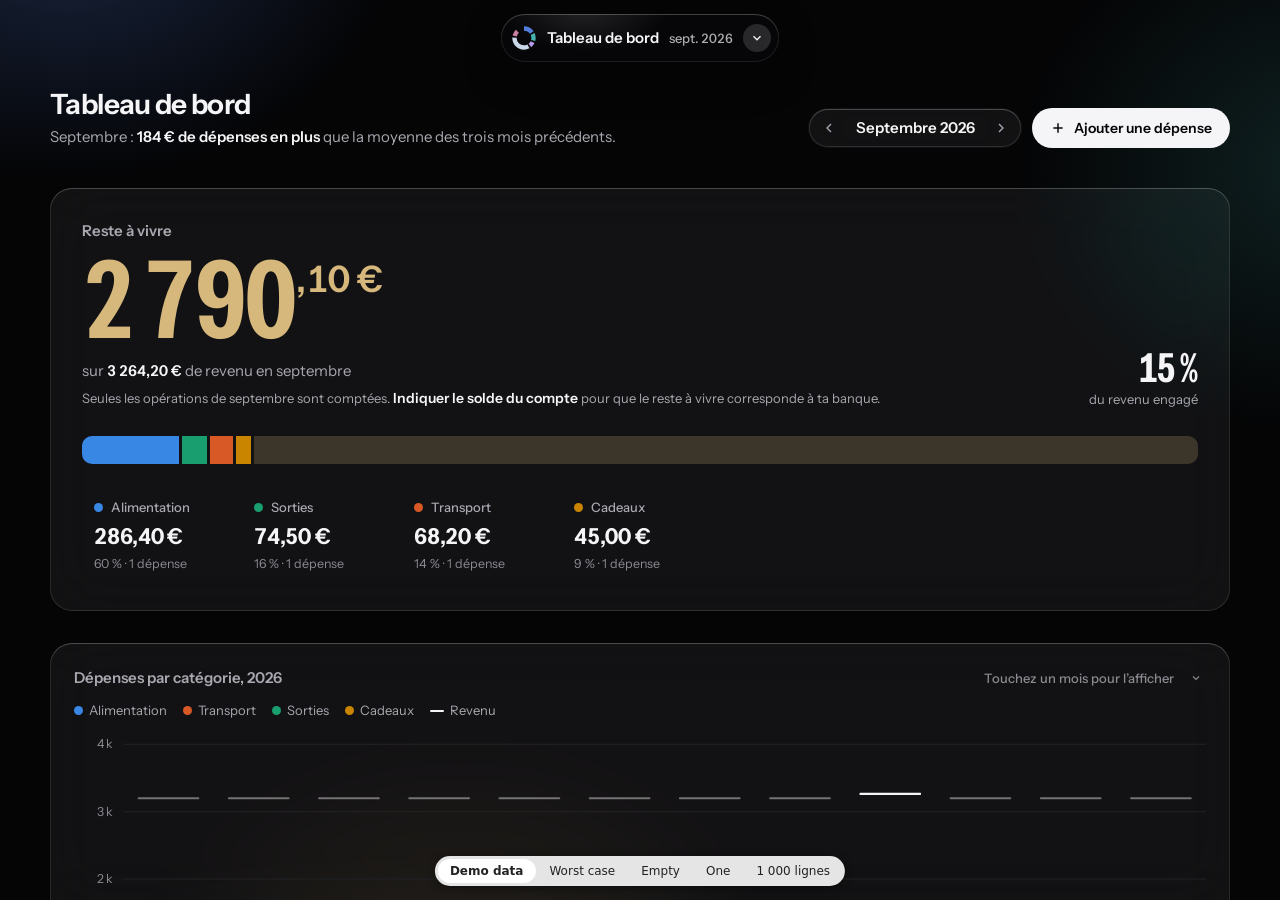
<file: tests/break-ui-app.html>
<!DOCTYPE html>
<html lang="fr">
<head>
<meta charset="UTF-8">
<meta name="viewport" content="width=device-width, initial-scale=1.0, viewport-fit=cover">
<meta name="robots" content="noindex, nofollow">
<title>Banc break-ui</title>
<!--
  BANC D'ESSAI « break-ui » — toute l'application. DEV UNIQUEMENT.
  ⚠ À OUVRIR EN LOCAL SEULEMENT (dépôt servi en HTTP) : ce banc ÉCRASE le
  localStorage de l'origine où il tourne (comptes, budget, import de relevé,
  configuration de synchro GitHub). Ne jamais le lier depuis le site.
  Il charge la vraie application (../index.html) dans un cadre, après avoir
  posé dans le localStorage le jeu choisi : les données entrent par la même
  porte que d'habitude, l'application n'est pas copiée.
  Usage : tests/break-ui-app.html?data=demo|worst|empty|one|huge#depenses/2026-11
  Le choix et la vue courante restent dans l'URL : un rechargement les garde.
-->
<style>
  html,body{margin:0;height:100%;background:#050506;}
  iframe{display:block;border:0;width:100%;height:100%;}
  .bu{position:fixed;bottom:14px;left:50%;transform:translateX(-50%);z-index:2;display:flex;gap:2px;padding:3px;
    background:#e5e5e5;border-radius:999px;font:12px/1 system-ui,sans-serif;box-shadow:0 2px 10px rgba(0,0,0,.4);max-width:calc(100vw - 32px);overflow-x:auto;}
  .bu button{border:0;background:none;padding:6px 12px;border-radius:999px;color:#222;font:inherit;white-space:nowrap;cursor:pointer;}
  .bu button[aria-pressed="true"]{background:#fff;font-weight:600;}
</style>
</head>
<body>
<iframe id="app" title="Application"></iframe>
<div class="bu" role="group" aria-label="Jeu de données"></div>
<script src="fixtures/demo-solde.js"></script>
<script src="fixtures/break-ui-donnees.js"></script>
<script>
(function(){
  var JEUX = [['demo','Demo data'],['worst','Worst case'],['empty','Empty'],['one','One'],['huge','1 000 lignes']];
  var MOIS = {demo:'2026-09'};
  function donnees(m){ return m==='demo' ? SOLDE_DEMO : SOLDE_BREAK[m]; }
  var frame = document.getElementById('app'), bar = document.querySelector('.bu');
  var mode = new URLSearchParams(location.search).get('data');
  if(!donnees(mode)) mode = 'demo';

  function semer(m){
    var d = donnees(m), theme = null;
    try{ theme = localStorage.getItem('solde_theme'); }catch(e){}
    localStorage.clear();                                  // aucune synchro GitHub : rien ne part sur le dépôt de données
    if(theme) localStorage.setItem('solde_theme', theme);
    localStorage.setItem('force_reset_version', '2');
    localStorage.setItem('budget_auth', JSON.stringify({users:d.users, setupCodeUsed:true}));
    localStorage.setItem('budget_store', JSON.stringify(d.store));
    localStorage.setItem('budget_session_remember', JSON.stringify({userId:d.me, expiresAt:Date.now()+864e5}));
  }
  function charger(m, hash){
    mode = m; semer(m);
    history.replaceState(null, '', '?data='+m+(hash||''));
    bar.querySelectorAll('button').forEach(function(b){ b.setAttribute('aria-pressed', String(b.dataset.m===m)); });
    frame.src = '../index.html' + (hash || '#dashboard/' + (MOIS[m] || '2026-11'));
  }
  // La vue ouverte dans l'app est recopiée dans l'URL du banc, pour la garder au changement de jeu.
  frame.addEventListener('load', function(){
    try{ frame.contentWindow.addEventListener('hashchange', function(){ history.replaceState(null, '', '?data='+mode+frame.contentWindow.location.hash); }); }catch(e){}
  });
  JEUX.forEach(function(j){
    var b = document.createElement('button'); b.type = 'button'; b.dataset.m = j[0]; b.textContent = j[1];
    b.onclick = function(){
      var h = ''; try{ h = frame.contentWindow.location.hash; }catch(e){}
      charger(j[0], h.replace(/\/\d{4}-\d{2}$/, '/' + (MOIS[j[0]] || '2026-11')));   // chaque jeu a son mois
    };
    bar.appendChild(b);
  });
  charger(mode, location.hash);
})();
</script>
</body>
</html>
</file>
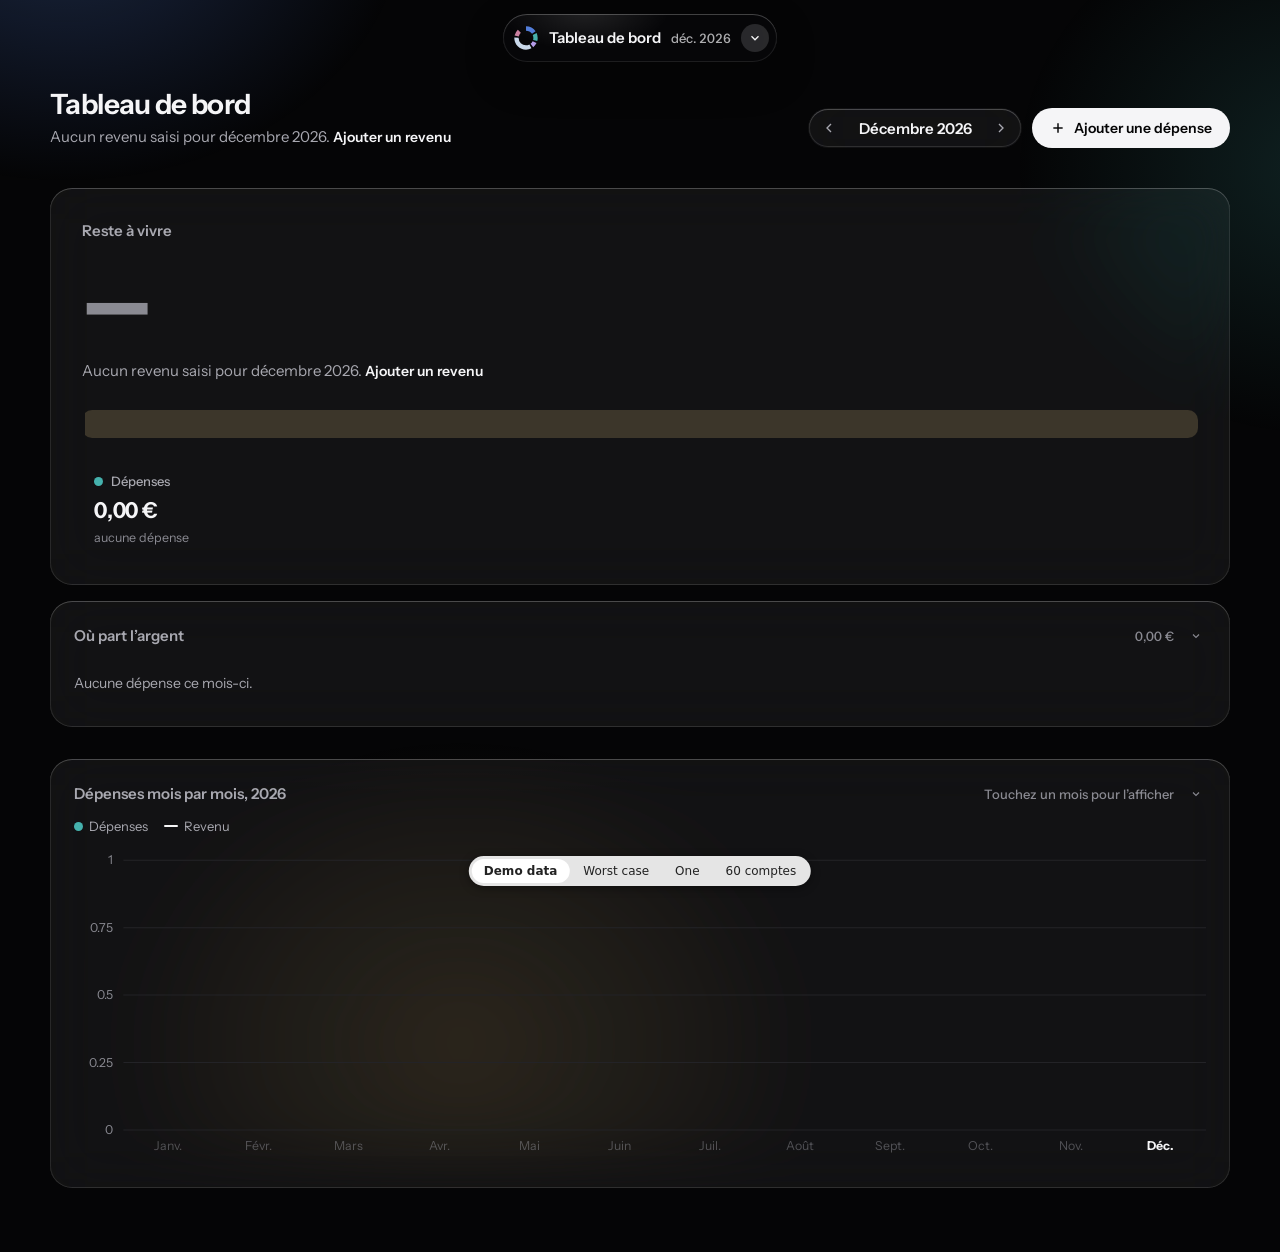
<file: tests/break-ui-comptes.html>
<!DOCTYPE html>
<html lang="fr">
<head>
<meta charset="UTF-8">
<script>
/* ==========================================================================
   BANC D'ESSAI « break-ui » — comptes. DEV UNIQUEMENT.
   ⚠ À OUVRIR EN LOCAL SEULEMENT : ce script ÉCRASE le localStorage de
   l'origine où il tourne (comptes, données budgétaires, jeton GitHub).
   Ne jamais lier ce fichier depuis le site ni l'ouvrir sur le domaine publié.
   Usage : tests/break-ui-comptes.html?data=demo|worst|one|huge
   Ce fichier est une copie de index.html : la régénérer après chaque
   modification de l'app pour qu'il teste la version courante.
   ========================================================================== */
(function(){
  var mode = new URLSearchParams(location.search).get('data') || 'demo';
  var U = function(id,name,user,role){ return {id:id,displayName:name,username:user,role:role||'membre',salt:'x',passwordHash:'x'}; };
  var sets = {
    demo: [U('u-me','Saïndou Hamza','saindou','admin'), U('u-2','Julie Martin','julie')],
    worst: [
      U('u-me','Aleksandra Wiśniewska-Kowalczyk','aleksandra.wisniewska-kowalczyk','admin'),
      U('u-2','😀 Léa','lea'),
      U('u-3','Jo','jo'),
      U('u-4','Jean-Baptiste de La Rochefoucauld-Montmorency III','jb'),
      U('u-5','Bartholomew Fitzgerald-Northwind','bartholomew.fitzgerald@northwind-industries-holdings.example.com'),
      U('u-6','محمد عبد الرحمن','mohamed'),
      U('u-7','  Nguyễn Thị Ánh Tuyết  ','tuyet'),
      U('u-8','<b>Tom</b> & Co','tom')
    ],
    one: [U('u-me','A','a','admin')],
    huge: (function(){ var a=[U('u-me','Saïndou Hamza','saindou','admin')]; for(var i=1;i<60;i++) a.push(U('u-h'+i,'Membre de la famille n°'+i,'membre'+i)); return a; })()
  };
  localStorage.setItem('force_reset_version','2');
  localStorage.setItem('budget_auth', JSON.stringify({users:sets[mode]||sets.demo, setupCodeUsed:true}));
  /* Pas de synchro GitHub ici : les comptes fictifs ne doivent jamais partir sur le dépôt de données. */
  localStorage.removeItem('budget_store'); localStorage.removeItem('github_sync_config');
  sessionStorage.setItem('budget_session', JSON.stringify({userId:'u-me'}));
  document.addEventListener('DOMContentLoaded', function(){
    var bar=document.createElement('div');
    bar.setAttribute('style','position:fixed;bottom:14px;left:50%;transform:translateX(-50%);z-index:99999;background:#e5e5e5;border-radius:999px;padding:3px;display:flex;gap:2px;font:12px system-ui;box-shadow:0 2px 10px rgba(0,0,0,.4)');
    [['demo','Demo data'],['worst','Worst case'],['one','One'],['huge','60 comptes']].forEach(function(p){
      var a=document.createElement('a'); a.textContent=p[1]; a.href='?data='+p[0]+location.hash;
      a.setAttribute('style','padding:5px 12px;border-radius:999px;color:#222;text-decoration:none;'+(p[0]===mode?'background:#fff;font-weight:600':''));
      bar.appendChild(a);
    });
    document.body.appendChild(bar);
  });
})();
</script>
<meta name="viewport" content="width=device-width, initial-scale=1.0, viewport-fit=cover">
<title>Solde — Gestion budgétaire</title>
<meta name="robots" content="noindex, nofollow, noarchive">
<meta name="googlebot" content="noindex, nofollow">
<meta name="referrer" content="no-referrer">
<meta name="description" content="">
<meta name="theme-color" content="#050506">
<link rel="preconnect" href="https://fonts.googleapis.com">
<link rel="preconnect" href="https://fonts.gstatic.com" crossorigin>
<link href="https://fonts.googleapis.com/css2?family=Instrument+Sans:wdth,wght@75..100,400..700&display=swap" rel="stylesheet">
<script>try{var t=localStorage.getItem('solde_theme');if(t==='givre'||t==='lagon'||t==='nuit'){document.documentElement.dataset.theme=t;document.querySelector('meta[name="theme-color"]').content={nuit:'#050506',givre:'#e8ecf2',lagon:'#031a1e'}[t];}}catch(e){}</script>
<style>
/* ==========================================================================
   Système de design « Solde » — refonte V1
   Un fond noir calme, un chiffre énorme qui répond à la question du mois, et
   cinq postes en tons froids bien distincts (bleu roi, turquoise, lavande,
   glacier, vieux rose) et le reste à vivre en or, la même palette partout
   dans l’app.
   La couleur porte toujours un sens (un poste), jamais une décoration : elle
   ne sert ni aux boutons, ni aux liens, ni à la navigation.
   ========================================================================== */
:root{
  color-scheme:dark;
  /* Fond, surfaces, lignes */
  --bg:#050506; --surface:#111113; --raised:#1a1a1d; --line:#232327; --line-strong:#34343a;
  --text:#f5f5f7; --muted:#a8a8b0; --faint:#8a8a92;
  /* Une couleur par poste. Seul « achats » (les dépenses) sert pour l'instant ;
     les autres restent dans le logo en attendant la refonte du modèle. */
  --c-fixe:#4f7bd9;      /* bleu roi — abonnements & charges */
  --c-achats:#45b1ad;    /* turquoise — achats */
  --c-echeances:#b49ce8; /* lavande — échéances */
  --c-joint:#c9d8ea;     /* bleu glacier — compte joint */
  --c-epargne:#c97f9f;   /* vieux rose — épargne */
  --c-reste:#d6b77c;     /* or — reste à vivre, revenus */
  --c-over:#d9735f;      /* terre cuite — dépassement */
  --font:"Instrument Sans", ui-sans-serif, system-ui, -apple-system, "Segoe UI", sans-serif;
  --ease-out:cubic-bezier(.23,1,.32,1);
  --ease-io:cubic-bezier(.77,0,.175,1);
  --r-card:22px; --r-inner:14px; --r-ctl:999px;
  /* Seulement pour ce qui flotte : modales, toasts, panneaux. */
  --shadow-soft:0 20px 60px rgba(0,0,0,0.55);
  /* Anciens noms, conservés comme alias pour ne rien casser */
  --panel:var(--surface); --panel-2:var(--raised);
  --border:var(--line); --border-strong:var(--line-strong);
  --text-dim:var(--muted); --text-faint:var(--faint);
  --teal:var(--c-reste); --coral:var(--c-over);
  --radius-lg:var(--r-card); --radius-md:var(--r-inner); --radius-sm:10px;
}
*{box-sizing:border-box;margin:0;padding:0;}
html,body{height:100%;}
body{
  background:var(--bg);color:var(--text);
  font-family:var(--font);font-size:15px;line-height:1.45;
  -webkit-font-smoothing:antialiased;
  min-height:100vh;overflow-x:hidden;
}
::selection{background:rgba(255,255,255,0.22);}
button{font:inherit;cursor:pointer;border:none;background:none;color:inherit;}
input,select,textarea{font-family:inherit;color:inherit;}
a{color:inherit;}
.num,td.num{font-variant-numeric:tabular-nums;}
/* Chiffres d'affiche : condensés, très gras — un ou deux par écran. */
.fig{font-weight:700;font-stretch:75%;letter-spacing:-.035em;line-height:.9;font-variant-numeric:tabular-nums;}
.fig .cents{font-size:.34em;letter-spacing:0;vertical-align:1.25em;margin-left:.06em;font-stretch:100%;font-weight:600;}
.dot{width:9px;height:9px;border-radius:50%;flex:none;display:inline-block;}
.nil{color:var(--faint);}
.sr-only{position:absolute;width:1px;height:1px;padding:0;margin:-1px;overflow:hidden;clip:rect(0,0,0,0);white-space:nowrap;border:0;}
::-webkit-scrollbar{width:8px;height:8px;}
::-webkit-scrollbar-thumb{background:rgba(255,255,255,0.12);border-radius:8px;}
::-webkit-scrollbar-track{background:transparent;}
::-webkit-scrollbar-corner{background:transparent;}

/* ---------- Layout shell ---------- */
#shell{display:flex;min-height:100vh;}
.sidebar{
  width:232px;flex-shrink:0;padding:28px 16px;
  display:flex;flex-direction:column;gap:2px;
  border-right:1px solid var(--line);
  position:sticky;top:0;height:100vh;overflow-y:auto;
  background:var(--bg);z-index:40;
  view-transition-name:sidebar;
  transition:width .18s var(--ease-out), padding .18s var(--ease-out);
}
@media(min-width:881px){ #shell.nav-collapsed .sidebar{width:0;padding:0;overflow:hidden;border-right:none;} }
.sidebar-expand-btn{
  display:none;position:fixed;top:22px;left:22px;z-index:50;
  width:40px;height:40px;border-radius:50%;align-items:center;justify-content:center;
  background:var(--raised);border:1px solid var(--line-strong);
}
.sidebar-expand-btn svg{width:18px;height:18px;stroke:var(--text);fill:none;stroke-width:1.8;}
@media(min-width:881px){ #shell.nav-collapsed .sidebar-expand-btn{display:flex;} }
@media(max-width:880px){ .sidebar-expand-btn{display:none !important;visibility:hidden !important;} }
.brand{display:flex;align-items:center;gap:10px;padding:0 10px 22px;}
.mark{width:30px;height:30px;flex:none;display:block;}
.brand-name{font-weight:700;font-size:19px;letter-spacing:-.01em;}
.brand-sub{font-size:12px;color:var(--faint);margin-top:1px;}

.nav-item{
  display:flex;align-items:center;gap:11px;height:38px;
  padding:0 12px;border-radius:12px;
  color:var(--muted);font-size:15px;font-weight:500;
  transition:background-color .15s ease,color .15s ease,transform .16s var(--ease-out);
  text-align:left;width:100%;position:relative;flex-shrink:0;
}
.nav-item:active{transform:scale(.97);}
.nav-item svg{width:17px;height:17px;stroke:currentColor;fill:none;stroke-width:1.7;flex-shrink:0;}
@media (hover:hover){ .nav-item:hover{color:var(--text);} }
.nav-item.nav-dragging{opacity:0.35;}
#sidebar .nav-item[data-nav]{-webkit-touch-callout:none;-webkit-user-select:none;user-select:none;}
.nav-item.drop-before::before,.nav-item.drop-after::after{
  content:'';position:absolute;left:6px;right:6px;height:2px;border-radius:2px;background:var(--text);
}
.nav-item.drop-before::before{top:-2px;}
.nav-item.drop-after::after{bottom:-2px;}
.nav-drag-ghost{
  position:fixed;z-index:200;pointer-events:none;
  transform:translate(12px,-50%) rotate(-2deg);
  box-shadow:var(--shadow-soft);background:var(--raised);border-radius:12px;opacity:0.96;
}
.nav-item.active{background:var(--raised);color:var(--text);}
/* Point de couleur de la vue active (6 px, à gauche du libellé). */
.nav-item .nav-dot{width:6px;height:6px;border-radius:50%;margin-left:auto;flex:none;}
.nav-spacer{flex:1;min-height:12px;}
.sidebar-foot{padding:12px 10px 0;font-size:12px;color:var(--faint);border-top:1px solid var(--line);margin-top:8px;}

.mobile-topbar{display:none;}

main{flex:1;min-width:0;padding-block:32px 64px;padding-left:max(40px, env(safe-area-inset-left,0px));padding-right:max(40px, env(safe-area-inset-right,0px));}
#view{max-width:1180px;margin:0 auto;}
@media(min-width:881px){ #shell.nav-collapsed main{padding-top:76px;} }

/* ---------- Rangée de titre (même gabarit dans toutes les vues) ---------- */
.page-head{display:flex;align-items:flex-end;justify-content:space-between;gap:16px 24px;margin-bottom:24px;flex-wrap:wrap;}
.page-head-text{min-width:0;}
.page-title{font-size:28px;font-weight:650;letter-spacing:-.02em;line-height:1.15;text-wrap:balance;display:flex;align-items:center;gap:10px;}
.page-title .dot{width:10px;height:10px;}
.page-sub,.finding{color:var(--muted);font-size:15px;margin-top:6px;max-width:68ch;text-wrap:pretty;}
.finding strong{color:var(--text);font-weight:600;}
.page-tools{display:flex;align-items:center;gap:10px;flex-wrap:wrap;}
.swap{transition:opacity .18s ease;}
.swap.out{opacity:0;}

/* Sélecteur de mois en pilule */
.stepper{display:flex;align-items:center;height:40px;border:1px solid var(--line-strong);border-radius:var(--r-ctl);padding:0 4px;gap:2px;}
.stepper button{width:32px;height:32px;border-radius:50%;display:grid;place-items:center;color:var(--muted);transition:transform .16s var(--ease-out),background-color .15s ease,color .15s ease;}
.stepper button:active{transform:scale(.92);}
@media (hover:hover){ .stepper button:hover{background:var(--raised);color:var(--text);} }
.stepper button:disabled{opacity:.35;cursor:default;}
.stepper svg{width:16px;height:16px;stroke:currentColor;fill:none;stroke-width:2;}
.stepper .label{min-width:136px;text-align:center;font-weight:600;font-size:15px;display:inline-block;line-height:1.15;}
.stepper .label::first-letter{text-transform:uppercase;}
.stepper .label .tag{display:block;font-size:11px;font-weight:500;color:var(--muted);line-height:1;margin-top:1px;}
.vt-month{view-transition-name:month;}

/* ---------- Cartes : un ton plus clair que le fond, ni bordure ni ombre ---------- */
.card{background:var(--surface);border-radius:var(--r-card);padding:24px;min-width:0;}
.card > h2,.card-title{margin:0 0 16px;font-size:15px;font-weight:600;color:var(--muted);display:flex;align-items:center;justify-content:space-between;gap:12px;}
.card-title .side-note,.side-note{font-weight:500;color:var(--faint);font-size:13px;}
.grid{display:grid;gap:16px;}
.g2{grid-template-columns:repeat(2,minmax(0,1fr));}
.g3{grid-template-columns:repeat(3,minmax(0,1fr));}
.g4{grid-template-columns:repeat(4,minmax(0,1fr));}
@media(max-width:1000px){.g4{grid-template-columns:repeat(2,minmax(0,1fr));}.g3{grid-template-columns:repeat(2,minmax(0,1fr));}}
@media(max-width:640px){.g2,.g3,.g4{grid-template-columns:1fr;}}
.mb16{margin-bottom:16px;}

.chart-head{display:flex;align-items:center;justify-content:space-between;gap:10px;margin-bottom:16px;}
.chart-head h2,.chart-head h3{margin:0;font-size:15px;font-weight:600;color:var(--muted);}
.chart-head .chart-head-right{display:flex;align-items:center;gap:12px;}

/* Liens texte */
.link{color:var(--text);font-weight:600;font-size:14px;text-decoration:none;display:inline-flex;align-items:center;gap:4px;transition:transform .16s var(--ease-out),opacity .15s ease;}
.link:active{transform:scale(.97);}
@media (hover:hover){ .link:hover{opacity:.75;} }

/* ---------- Tableau de bord ---------- */
.dash{display:grid;gap:16px;}
.hero{padding:32px 32px 28px;}
.hero-top{display:flex;justify-content:space-between;align-items:flex-end;gap:24px;flex-wrap:wrap;}
.hero-label{font-size:15px;font-weight:600;color:var(--muted);}
.big{font-size:clamp(64px, 8.4vw, 112px);margin-top:10px;color:var(--c-reste);transition:color .3s ease;}
.big.over{color:var(--c-over);}
.big.none{color:var(--faint);}
.hero-of{color:var(--muted);margin-top:12px;}
.hero-of b{color:var(--text);font-weight:600;}
.ratio{text-align:right;}
.ratio .pct{font-size:40px;}
.ratio small{display:block;color:var(--muted);font-size:13px;margin-top:4px;}
.hero-norev{margin-top:12px;color:var(--muted);}

.flow{position:relative;height:28px;margin:28px 0 22px;display:flex;gap:3px;border-radius:10px;overflow:hidden;}
.seg{height:100%;flex:0 0 auto;width:0;transition:width .7s var(--ease-out),filter .15s ease;position:relative;}
.seg[data-k="achats"]{background:var(--c-achats);}
.seg[data-k="reste"]{background:color-mix(in srgb, var(--c-reste) 22%, var(--surface));flex:1 1 auto;width:auto;}
/* Dépassement : hachures (un motif qui porte un sens, pas un effet). */
.seg[data-k="reste"].over,.hatch-over{background:repeating-linear-gradient(135deg,var(--c-over) 0 6px,color-mix(in srgb,var(--c-over) 55%,var(--surface)) 6px 12px);}
.flow.has-focus .seg:not(.hl):not([data-k="reste"]){filter:brightness(.55);}
.seg.hl{filter:brightness(1.15);}

.postes{display:grid;grid-template-columns:repeat(5,minmax(0,1fr));gap:4px;}
.poste{display:flex;flex-direction:column;justify-content:flex-start;padding:12px 12px 10px;border-radius:var(--r-inner);text-align:left;transition:background-color .15s ease,transform .16s var(--ease-out);min-width:0;}
.poste:active{transform:scale(.97);}
@media (hover:hover){ .poste:hover{background:var(--raised);} }
.poste[aria-pressed="true"]{background:var(--raised);}
.poste .lbl{display:flex;align-items:center;gap:8px;color:var(--muted);font-size:13px;font-weight:500;}
.poste .val{font-size:22px;font-weight:650;margin-top:4px;letter-spacing:-.01em;font-variant-numeric:tabular-nums;white-space:nowrap;}
.poste .sub{font-size:12.5px;color:var(--faint);margin-top:2px;}

.cats-card{display:flex;flex-direction:column;}
.cats{display:grid;gap:12px;list-style:none;}
.cat{display:grid;grid-template-columns:minmax(0,1fr) auto;gap:2px 12px;align-items:baseline;}
.cat .name{font-weight:500;white-space:nowrap;overflow:hidden;text-overflow:ellipsis;}
.cat .amt{font-weight:600;text-align:right;font-variant-numeric:tabular-nums;white-space:nowrap;}
.track{display:block;grid-column:1/-1;height:6px;border-radius:6px;background:var(--raised);overflow:hidden;}
.track .fill{display:block;height:100%;border-radius:6px;transform-origin:left;transform:scaleX(0);transition:transform .7s var(--ease-out);}
.cat .meta{grid-column:1/-1;font-size:12px;color:var(--faint);}
.card-foot{padding-top:18px;margin-top:auto;}
.empty-line{color:var(--muted);font-size:14px;padding:10px 0;}

.kv{display:grid;grid-template-columns:minmax(0,1fr) auto;gap:8px 12px;font-size:14px;}
.kv dt{color:var(--muted);min-width:0;}
.kv dd{margin:0;text-align:right;font-weight:600;font-variant-numeric:tabular-nums;white-space:nowrap;}
/* Graphique annuel : colonnes empilées par poste, revenu en repère */
.ychart svg,.ana-host svg{width:100%;height:auto;display:block;overflow:visible;}
.legend{display:flex;flex-wrap:wrap;gap:8px 16px;margin:-4px 0 14px;font-size:13px;color:var(--muted);}
.legend > span{display:inline-flex;align-items:center;gap:6px;}
.ln{display:inline-block;width:14px;height:2px;border-radius:2px;background:var(--text);}
.col{cursor:pointer;transition:opacity .25s ease;outline:none;}
.col rect.b{transform-box:fill-box;transform-origin:bottom;}
.col.dim{opacity:.42;}
@media (hover:hover){ .col.dim:hover{opacity:.6;} }
.col:focus-visible .hit{stroke:var(--text);stroke-width:2;}
.axis text{fill:var(--faint);font-size:12px;font-family:var(--font);}
.axis line{stroke:var(--line);}
.mlabel{fill:var(--muted);font-size:12px;font-family:var(--font);text-anchor:middle;}
.mlabel.sel{fill:var(--text);font-weight:700;}
.revline{stroke:var(--text);stroke-width:2;stroke-linecap:round;}
.note-ex{font-size:12px;color:var(--faint);text-align:right;margin-top:6px;}

/* Entrée : une fois par chargement ; le contenu reste visible au repos. */
@keyframes rise{from{opacity:0;transform:translateY(14px);}}
.enter{animation:rise .6s var(--ease-out) backwards;}
.enter:nth-child(2){animation-delay:60ms;}.enter:nth-child(3){animation-delay:120ms;}.enter:nth-child(4){animation-delay:180ms;}
@keyframes grow{from{transform:scaleY(0);}}
.ychart.first rect.b{animation:grow .7s var(--ease-out) backwards;}

/* View Transitions : le mois glisse dans le sens du déplacement ; le contenu
   fait un fondu au changement de vue ; la barre latérale ne bouge pas. */
::view-transition-old(root),::view-transition-new(root){animation:none;}
::view-transition-old(month),::view-transition-new(month){animation-duration:.32s;animation-timing-function:var(--ease-out);}
::view-transition-old(month){animation-name:vt-out;}
::view-transition-new(month){animation-name:vt-in;}
@keyframes vt-out{to{opacity:0;transform:translateX(calc(var(--dir,1) * -18px));filter:blur(3px);}}
@keyframes vt-in{from{opacity:0;transform:translateX(calc(var(--dir,1) * 18px));filter:blur(3px);}}
.vt-view #view{view-transition-name:main;}
::view-transition-old(main){animation:vt-fade-out .12s ease both;}
::view-transition-new(main){animation:vt-rise .22s var(--ease-out) both;}
@keyframes vt-fade-out{to{opacity:0;}}
@keyframes vt-rise{from{opacity:0;transform:translateY(8px);}}

/* ---------- Boutons : pilules ; un seul bouton plein par écran ---------- */
.section-head{display:flex;align-items:center;justify-content:space-between;margin-bottom:14px;flex-wrap:wrap;gap:10px;}
.section-head h2,.section-head h3{font-size:15px;font-weight:600;display:flex;align-items:center;gap:8px;}
.btn{
  display:inline-flex;align-items:center;justify-content:center;gap:8px;
  height:40px;padding:0 18px;border-radius:var(--r-ctl);font-size:14px;font-weight:600;white-space:nowrap;
  transition:transform .16s var(--ease-out), background-color .15s ease, opacity .15s ease;
}
.btn:active{transform:scale(.97);}
.btn:disabled{opacity:.6;cursor:progress;transform:none;}
.btn-primary{background:var(--text);color:var(--bg);}
@media (hover:hover){ .btn-primary:hover{opacity:.9;} }
.btn-ghost{color:var(--text);border:1px solid var(--line-strong);}
@media (hover:hover){ .btn-ghost:hover{background:var(--raised);} }
.btn-text{color:var(--text);padding:0 6px;height:32px;}
@media (hover:hover){ .btn-text:hover{opacity:.75;} }
.btn-danger,.btn-text.danger{color:var(--c-over);}
.btn svg{width:16px;height:16px;stroke:currentColor;fill:none;stroke-width:2.2;}
.btn-sm{height:34px;padding:0 14px;font-size:13px;}
.btn-hint{display:block;font-size:12px;color:var(--faint);margin-top:4px;max-width:22ch;}
.action-col{display:flex;flex-direction:column;align-items:flex-start;}

/* ---------- Tableaux ---------- */
.table-wrap{overflow-x:auto;}
.table-wrap.scroll-fade-right{ -webkit-mask-image:linear-gradient(to right, black calc(100% - 28px), transparent); mask-image:linear-gradient(to right, black calc(100% - 28px), transparent); }
.table-wrap.scroll-fade-left{ -webkit-mask-image:linear-gradient(to left, black calc(100% - 28px), transparent); mask-image:linear-gradient(to left, black calc(100% - 28px), transparent); }
.table-wrap.scroll-fade-left.scroll-fade-right{ -webkit-mask-image:linear-gradient(to right, transparent, black 28px, black calc(100% - 28px), transparent); mask-image:linear-gradient(to right, transparent, black 28px, black calc(100% - 28px), transparent); }
table{width:100%;border-collapse:collapse;font-size:15px;}
.card.narrow{max-width:760px;}
th{text-align:left;font-weight:400;color:var(--faint);font-size:12px;padding:0 12px 10px;white-space:nowrap;}
th:first-child,td:first-child{padding-left:0;}
th:last-child,td:last-child{padding-right:0;}
th.num,td.num{text-align:right;}
th.num .th-filter-wrap{justify-content:flex-end;}
td{padding:12px;border-top:1px solid var(--line);white-space:nowrap;vertical-align:middle;}
td.wrap{white-space:normal;}
td.dim,.cell-sub{color:var(--faint);}
td.neg,.neg{color:var(--c-over);}
td.num{font-weight:500;}
@keyframes row-in{from{opacity:0;}}
tbody tr.is-new{animation:row-in .2s ease;}
@media (hover:hover){ tbody tr:hover{background:color-mix(in srgb,var(--raised) 50%,transparent);} }
tr.is-current td{background:var(--raised);}
tr.is-future td{color:var(--faint);}
.cell-main{font-weight:500;}
.grp-toggle{display:inline-flex;align-items:center;gap:6px;background:none;border:0;padding:0;margin:0;font:inherit;color:inherit;cursor:pointer;text-align:left;}
.grp-chev{display:inline-flex;width:16px;height:16px;color:var(--faint);transition:transform .15s ease;}
.grp-chev svg{width:16px;height:16px;stroke:currentColor;fill:none;stroke-width:2;}
.grp-toggle:hover .grp-chev{color:var(--text);}
.grp-row.is-open .grp-chev{transform:rotate(90deg);}
.grp-row .cell-sub{padding-left:22px;}
.grp-child td:first-child{padding-left:22px;}
.grp-child .cell-main{font-weight:400;color:var(--muted);}
.cell-sub{display:block;font-size:13px;margin-top:2px;white-space:normal;}
.pill{display:inline-flex;align-items:center;gap:5px;padding:3px 10px;border-radius:999px;font-size:12px;font-weight:600;white-space:nowrap;}
.pill-teal{background:color-mix(in srgb,var(--c-reste) 16%,var(--surface));color:var(--c-reste);}
.pill-coral{background:color-mix(in srgb,var(--c-over) 16%,var(--surface));color:var(--c-over);}
.pill-amber{background:color-mix(in srgb,var(--c-echeances) 14%,var(--surface));color:var(--c-echeances);}
.pill-dim{background:var(--raised);color:var(--muted);}
.pill-del{width:14px;height:14px;display:inline-flex;align-items:center;justify-content:center;border-radius:50%;color:inherit;opacity:.7;flex-shrink:0;}
.pill-del svg{width:10px;height:10px;stroke:currentColor;fill:none;stroke-width:2.5;}
/* Les actions de ligne restent une cellule de tableau : les traits courent sur toute la largeur. */
td.row-actions{text-align:right;width:1%;}
td.row-actions > *{display:inline-flex;vertical-align:middle;margin-left:4px;}
td.row-actions .btn-text{white-space:normal;height:auto;min-height:32px;text-align:right;max-width:12em;}
div.row-actions{display:flex;gap:8px;justify-content:flex-end;flex-wrap:wrap;}
.icon-btn{width:32px;height:32px;border-radius:50%;display:inline-flex;align-items:center;justify-content:center;color:var(--muted);transition:background-color .15s ease,color .15s ease,transform .16s var(--ease-out);flex-shrink:0;}
.icon-btn:active{transform:scale(.92);}
@media (hover:hover){ .icon-btn:hover{background:var(--raised);color:var(--text);} .icon-btn.del:hover{color:var(--c-over);} }
.icon-btn svg{width:16px;height:16px;stroke:currentColor;fill:none;stroke-width:1.8;}
/* Sélection multiple : une case par ligne, une barre d'action au-dessus du tableau dès qu'une ligne est cochée. */
.bulk-cb{width:16px;height:16px;margin:0 6px 0 4px;accent-color:#FFFFFF;cursor:pointer;flex-shrink:0;align-self:center;}
th .bulk-cb{margin:0;}
th.bulk-th{text-align:right;width:1%;}
.bulk-bar{display:flex;align-items:center;gap:8px;flex-wrap:wrap;padding:8px 12px;margin-bottom:12px;border:1px solid var(--line-strong);border-radius:var(--r-ctl);background:var(--raised);font-size:14px;}
.bulk-bar[hidden]{display:none;}
.bulk-bar .bulk-count{font-weight:600;margin-right:auto;}
@media(max-width:640px){ .bulk-bar{border-radius:14px;gap:4px 12px;} .bulk-bar .bulk-count{flex-basis:100%;} .bulk-bar .btn{padding-left:0;padding-right:0;} .bulk-bar .danger{margin-left:auto;} }
tfoot td{border-top:1px solid var(--line-strong);font-weight:600;color:var(--text);padding-top:14px;}
.tot-split{display:block;font-size:13px;font-weight:400;color:var(--faint);margin-top:2px;white-space:normal;}

/* Montants : centimes partout, sauf la Vue annuelle sur téléphone. */
.amt-short{display:none;}

/* Tableaux sur téléphone : chaque ligne devient une liste sur deux lignes. */
@media(max-width:640px){
  table.rtable thead{display:none;}
  table.rtable,table.rtable tbody,table.rtable tfoot{display:block;}
  table.rtable tr{display:flex;flex-wrap:wrap;align-items:baseline;column-gap:6px;padding:12px 0;border-top:1px solid var(--line);}
  table.rtable tbody tr:first-child{border-top:none;}
  table.rtable tfoot tr{border-top:1px solid var(--line-strong);}
  table.rtable td{display:block;border:none;padding:0;white-space:normal;}
  table.rtable td:empty{display:none;}
  table.rtable td:first-child{flex:0 1 60%;min-width:0;font-size:15px;}
  table.rtable tr.grp-child td:first-child{padding-left:22px;}
  /* Le montant clé remplit le reste de la première ligne : les autres champs passent dessous. */
  table.rtable td.key{flex:1 0 calc(40% - 6px);margin-left:auto;text-align:right;font-weight:600;order:1;}
  table.rtable td.sub{order:2;font-size:13px;color:var(--faint);}
  table.rtable td.sub::before{content:'· ';}
  table.rtable td.sub.first-sub::before{content:'';}
  table.rtable td.sub[data-label]::before{content:attr(data-label) '\00a0';}
  table.rtable td.sub[data-label]{margin-right:8px;}
  table.rtable td.row-actions{order:3;margin-left:auto;width:auto;}
  table.rtable td.row-actions > :first-child{margin-left:0;}
  table.rtable .break{order:1;flex-basis:100%;height:2px;}
  table.rtable td:not(.key):not(.sub):not(.row-actions):not(:first-child){order:2;font-size:13px;color:var(--faint);}
  table.rtable td .pill{font-size:11.5px;padding:2px 8px;}
  .amt-full{display:none;}
  .amt-short{display:inline;}
}

/* empty state */
.empty{padding:40px 20px;text-align:center;color:var(--muted);}
.empty > svg{width:28px;height:28px;stroke:var(--faint);fill:none;stroke-width:1.5;margin-bottom:12px;}
.empty p{font-size:14px;margin-bottom:16px;}
.empty-row{display:flex;align-items:center;gap:8px;flex-wrap:wrap;min-height:40px;color:var(--muted);font-size:14px;}

@keyframes detail-in{from{opacity:0;transform:translateY(6px);}}
.detail-in{animation:detail-in .2s var(--ease-out);}

/* ---------- Modale ---------- */
.modal-overlay{
  position:fixed;inset:0;background:rgba(0,0,0,0.6);
  display:flex;align-items:center;justify-content:center;z-index:100;padding:20px;
  animation:fadein .2s ease both;
}
@keyframes fadein{from{opacity:0;}}
.modal{
  width:100%;max-width:440px;background:var(--surface);border:1px solid var(--line);
  border-radius:var(--r-card);padding:26px;box-shadow:var(--shadow-soft);
  animation:modalin .22s var(--ease-out) both;
  max-height:88vh;overflow-y:auto;
}
.modal-overlay.closing{animation:fadeout .15s ease both;}
.modal-overlay.closing .modal{animation:modalout .15s ease both;}
@keyframes modalin{from{transform:scale(.96);opacity:0;}}
@keyframes modalout{to{transform:scale(.96);opacity:0;}}
@keyframes fadeout{to{opacity:0;}}
.modal h3{font-size:20px;font-weight:650;letter-spacing:-.01em;margin-bottom:18px;overflow-wrap:anywhere;}
.modal-lead{color:var(--muted);font-size:14px;margin-bottom:6px;}
.field{margin-bottom:14px;}
.field label{display:block;font-size:13px;color:var(--muted);margin-bottom:6px;font-weight:500;}
.field input,.field select{
  width:100%;padding:11px 14px;border-radius:12px;background:var(--bg);
  border:1px solid var(--line-strong);font-size:15px;color-scheme:dark;
}
.field select option{background:var(--surface);color:var(--text);}
.field input:focus,.field select:focus{outline:none;border-color:var(--text);}
/* Champ montant en grand, comme dans les apps de paiement. */
.field.amount input{font-size:28px;font-weight:650;padding:10px 14px;font-variant-numeric:tabular-nums;letter-spacing:-.01em;}
.field-row{display:grid;grid-template-columns:1fr 1fr;gap:12px;}
.field.has-error input,.field.has-error select,.field.has-error .cat-select-btn{border-color:var(--c-over);}
.field-error-text{font-size:12px;color:var(--c-over);margin-top:5px;}
.modal-actions{display:flex;justify-content:flex-end;gap:10px;margin-top:20px;}

/* toast */
#toast{
  position:fixed;bottom:24px;left:50%;transform:translateX(-50%) translateY(8px) scale(.96);
  background:var(--raised);border:1px solid var(--line-strong);padding:12px 18px;
  border-radius:var(--r-ctl);font-size:14px;box-shadow:var(--shadow-soft);z-index:200;
  opacity:0;pointer-events:none;transition:opacity .15s ease, transform .15s ease;
  display:flex;align-items:center;gap:8px;
}
#toast.show{opacity:1;transform:translateX(-50%) translateY(0) scale(1);transition-duration:.22s;transition-timing-function:var(--ease-out);}
#toast svg{width:15px;height:15px;stroke:var(--text);fill:none;stroke-width:2;}

/* responsive */
@media(max-width:880px){
  .sidebar{position:fixed;left:0;top:0;bottom:0;transform:translateX(-100%);transition:transform .22s var(--ease-out);box-shadow:var(--shadow-soft);}
  .sidebar.open{transform:translateX(0);}
  .mobile-topbar{
    display:flex;align-items:center;justify-content:space-between;
    height:56px;padding:0 16px;border-bottom:1px solid var(--line);position:sticky;top:0;
    background:var(--bg);z-index:30;
  }
  .mobile-topbar .brand{padding:0;}
  .mobile-topbar svg{stroke:var(--text);}
  #burger{width:44px;height:44px;display:grid;place-items:center;margin-right:-10px;}
  #burger svg{width:22px;height:22px;fill:none;stroke-width:1.8;}
  main{padding:0 0 48px;}
  #view{padding:20px 16px 0;}
  #overlay-scrim{display:none;position:fixed;inset:0;background:rgba(0,0,0,0.6);z-index:39;}
  #overlay-scrim.show{display:block;}
  .page-head{align-items:stretch;flex-direction:column;}
  .page-tools{flex-direction:column;align-items:stretch;}
  .page-tools .stepper{justify-content:space-between;}
  .page-tools .btn{width:100%;}
  .postes{grid-template-columns:1fr 1fr;}
  .poste:last-child{grid-column:1/-1;}
  .hero{padding:24px 20px;}
  .card{padding:20px;}
  .ratio{text-align:left;}
}
@media(max-width:600px){
  .ychart .chart-head .side-note{display:none;}
  .legend{display:grid;grid-template-columns:1fr 1fr;gap:8px 12px;}
  .axis text,.mlabel{font-size:11px;}
}
/* ---------- Auth screens ---------- */
#auth-root{position:fixed;inset:0;z-index:500;display:flex;align-items:center;justify-content:center;padding:20px;background:var(--bg);overflow-y:auto;}
.auth-card{width:100%;max-width:380px;background:var(--surface);border-radius:var(--r-card);padding:32px;margin:auto;}
.auth-brand{display:flex;align-items:center;gap:10px;margin-bottom:22px;}
.auth-brand .mark{width:36px;height:36px;}
.auth-brand .mark.draw circle{animation:mark-draw .6s var(--ease-out) backwards;}
@keyframes mark-draw{from{stroke-dasharray:0 100;}}
.auth-title{font-size:22px;font-weight:650;letter-spacing:-.01em;margin-bottom:4px;}
.auth-sub{font-size:14px;color:var(--muted);margin-bottom:22px;}
.auth-error{background:color-mix(in srgb,var(--c-over) 12%,var(--surface));color:var(--c-over);font-size:13px;padding:10px 12px;border-radius:12px;margin-bottom:14px;}
.auth-switch{text-align:center;font-size:13px;color:var(--muted);margin-top:16px;}
.auth-switch button{color:var(--text);font-weight:600;text-decoration:underline;text-underline-offset:3px;}
.auth-card .btn{width:100%;}
.field-note{font-size:12px;color:var(--faint);margin-top:5px;}
.temp-cred{font-family:ui-monospace,SFMono-Regular,Menlo,monospace;font-size:14px;letter-spacing:.5px;padding:9px 12px;border:1px solid var(--line-strong);border-radius:10px;user-select:all;overflow-wrap:anywhere;}
.pw-wrap{position:relative;}
.pw-wrap input{width:100%;padding-right:44px;}
.pw-toggle{position:absolute;right:4px;top:50%;transform:translateY(-50%);width:34px;height:34px;border-radius:50%;display:flex;align-items:center;justify-content:center;color:var(--muted);}
@media (hover:hover){ .pw-toggle:hover{background:var(--raised);color:var(--text);} }
.pw-toggle svg{width:16px;height:16px;stroke:currentColor;fill:none;stroke-width:1.8;}
.th-filter-wrap{position:relative;display:inline-flex;align-items:center;gap:4px;}
.th-filter-btn{width:20px;height:20px;display:inline-flex;align-items:center;justify-content:center;border-radius:50%;color:var(--faint);flex-shrink:0;}
.th-filter-btn svg{width:12px;height:12px;stroke:currentColor;fill:none;stroke-width:2.2;}
.th-filter-btn:hover,.th-filter-btn.active{color:var(--text);background:var(--raised);}
.col-filter-panel{position:absolute;top:26px;left:0;z-index:40;width:230px;background:var(--raised);border:1px solid var(--line-strong);border-radius:var(--r-inner);padding:10px;box-shadow:var(--shadow-soft);text-transform:none;font-weight:400;text-align:left;animation:pop-in .2s var(--ease-out);}
th.num .col-filter-panel{left:auto;right:0;}
@keyframes pop-in{from{opacity:0;transform:scale(.96);}}
.cf-sort-row{display:flex;flex-direction:column;gap:2px;margin-bottom:8px;padding-bottom:8px;border-bottom:1px solid var(--line-strong);}
.cf-sort-row button{display:flex;align-items:center;gap:7px;padding:6px 8px;border-radius:8px;font-size:13px;color:var(--text);text-align:left;}
.cf-sort-row button:hover{background:var(--line);}
.cf-sort-row svg{width:13px;height:13px;stroke:currentColor;fill:none;stroke-width:2;flex-shrink:0;}
.cf-search{width:100%;padding:7px 10px;border-radius:10px;background:var(--bg);border:1px solid var(--line-strong);font-size:13px;color:var(--text);margin-bottom:8px;}
.cf-list{max-height:180px;overflow-y:auto;display:flex;flex-direction:column;gap:1px;margin-bottom:8px;}
.cf-item{display:flex;align-items:center;gap:7px;padding:5px 6px;border-radius:6px;font-size:13px;color:var(--text);cursor:pointer;}
.cf-item:hover{background:var(--line);}
.cf-item input{width:14px;height:14px;flex-shrink:0;accent-color:#FFFFFF;}
.cf-actions{display:flex;gap:6px;}
.cf-actions .btn{flex:1;}
.chart-filter-wrap{position:relative;display:inline-flex;}
.chart-filter-panel{left:auto;right:0;}
.cf-dim-row{display:flex;flex-direction:column;gap:2px;margin-bottom:8px;padding-bottom:8px;border-bottom:1px solid var(--line-strong);}
.cf-dim-row button{padding:6px 8px;border-radius:8px;font-size:13px;color:var(--muted);text-align:left;}
.cf-dim-row button:hover{background:var(--line);}
.cf-dim-row button.active{color:var(--text);background:var(--line);font-weight:600;}

/* ---------- Paramètres : une liste de sections, une section à la fois ---------- */
.settings-layout{display:grid;grid-template-columns:220px minmax(0,1fr);gap:16px;align-items:start;}
.settings-nav{display:flex;flex-direction:column;gap:2px;position:sticky;top:24px;}
.settings-nav button{display:flex;align-items:center;gap:10px;height:40px;padding:0 14px;border-radius:12px;color:var(--muted);font-weight:500;text-align:left;transition:background-color .15s ease,color .15s ease,transform .16s var(--ease-out);}
.settings-nav button:active{transform:scale(.97);}
.settings-nav button svg{width:16px;height:16px;stroke:currentColor;fill:none;stroke-width:1.8;}
@media (hover:hover){ .settings-nav button:hover{color:var(--text);} }
.settings-nav button[aria-current="true"]{background:var(--raised);color:var(--text);}
@media(max-width:880px){
  .settings-layout{grid-template-columns:1fr;}
  .settings-nav{position:static;flex-direction:row;overflow-x:auto;gap:6px;padding-bottom:4px;}
  .settings-nav button{flex:none;border:1px solid var(--line-strong);border-radius:var(--r-ctl);height:36px;}
}
.settings-block{margin-bottom:16px;}
.settings-block h3{font-size:17px;font-weight:650;margin-bottom:4px;}
.settings-block .sub{font-size:14px;color:var(--muted);margin-bottom:16px;}
.danger-zone{border-top:1px solid var(--line);margin-top:20px;padding-top:16px;}
.user-row{display:flex;align-items:center;gap:12px;padding:12px 0;border-top:1px solid var(--line);position:relative;}
.user-row:first-of-type{border-top:none;}
.avatar{width:36px;height:36px;border-radius:50%;display:flex;align-items:center;justify-content:center;font-weight:700;font-size:13px;flex-shrink:0;}
.user-row .info{flex:1;min-width:0;}
.user-row .name{font-size:15px;font-weight:600;}
.user-row .meta{font-size:13px;color:var(--muted);}
.user-row .name,.user-row .meta{overflow-wrap:anywhere;}
/* Menu « ⋯ » d'un compte : actions avec libellés, la destructive en dernier, en rouge. */
.user-actions{
  display:none;position:absolute;right:0;top:calc(100% - 8px);z-index:20;flex-direction:column;min-width:220px;
  background:var(--raised);border:1px solid var(--line-strong);border-radius:var(--r-inner);padding:6px;
  box-shadow:var(--shadow-soft);animation:pop-in .2s var(--ease-out);
}
.user-row.actions-open .user-actions{display:flex;}
.menu-item{display:flex;align-items:center;gap:10px;padding:9px 10px;border-radius:10px;font-size:14px;text-align:left;width:100%;}
.menu-item svg{width:15px;height:15px;stroke:currentColor;fill:none;stroke-width:1.8;}
@media (hover:hover){ .menu-item:hover{background:var(--line);} }
.menu-item.danger{color:var(--c-over);}
.menu-sep{height:1px;background:var(--line-strong);margin:4px 2px;}
.sidebar-user{display:flex;align-items:center;gap:10px;padding:12px 10px;border-top:1px solid var(--line);margin-top:8px;}
.sidebar-user .info{flex:1;min-width:0;}
.sidebar-user .name{font-size:14px;font-weight:600;white-space:nowrap;overflow:hidden;text-overflow:ellipsis;}
.sidebar-user .role{font-size:12px;color:var(--faint);}
.sidebar-user .role::first-letter{text-transform:uppercase;}
.status-dot{width:8px;height:8px;border-radius:50%;flex-shrink:0;}
.status-row{display:flex;align-items:center;gap:8px;font-size:14px;margin-bottom:14px;}
.kv-input-row{display:flex;gap:10px;}
.kv-input-row input{flex:1;}

/* ---------- Champ Catégorie personnalisable (dépenses & revenus) ---------- */
.cat-select{position:relative;}
.cat-select-btn{
  width:100%;display:flex;align-items:center;justify-content:space-between;gap:8px;
  padding:11px 14px;border-radius:12px;background:var(--bg);
  border:1px solid var(--line-strong);font-size:15px;color:var(--text);cursor:pointer;text-align:left;
}
.cat-select.open .cat-select-btn{border-color:var(--text);}
.cat-select-btn svg{width:14px;height:14px;stroke:var(--muted);fill:none;stroke-width:2;flex-shrink:0;transition:transform .15s ease;}
.cat-select.open .cat-select-btn svg{transform:rotate(180deg);}
.cat-select-label{overflow:hidden;text-overflow:ellipsis;white-space:nowrap;}
.cat-select-label.is-placeholder{color:var(--faint);}
.cat-dropdown{
  display:none;position:absolute;top:calc(100% + 6px);left:0;right:0;z-index:50;
  background:var(--raised);border:1px solid var(--line-strong);border-radius:var(--r-inner);padding:6px;
  box-shadow:var(--shadow-soft);max-height:220px;overflow-y:auto;
}
.cat-select.open .cat-dropdown{display:block;animation:pop-in .2s var(--ease-out);}
.cat-option{display:flex;align-items:center;justify-content:space-between;gap:8px;padding:8px 9px;border-radius:8px;font-size:14px;color:var(--text);cursor:default;}
.cat-option:hover{background:var(--line);}
.cat-option.is-selected .cat-option-label{font-weight:700;}
.cat-option-label{flex:1;min-width:0;overflow:hidden;text-overflow:ellipsis;white-space:nowrap;cursor:pointer;text-align:left;font-size:inherit;padding:2px 0;border-radius:6px;}
.cat-option-ghost .cat-option-label{color:var(--faint);font-style:italic;}
.cat-option-del{width:22px;height:22px;border-radius:50%;display:flex;align-items:center;justify-content:center;color:var(--faint);flex-shrink:0;}
.cat-option-del:hover{color:var(--c-over);}
.cat-option-del svg{width:11px;height:11px;stroke:currentColor;fill:none;stroke-width:2.3;}
.cat-add-row{width:100%;text-align:left;display:flex;align-items:center;gap:7px;padding:9px;border-radius:8px;font-size:14px;color:var(--muted);cursor:pointer;border-top:1px solid var(--line-strong);margin-top:4px;}
.cat-add-row:hover{color:var(--text);}
.cat-add-row svg{width:13px;height:13px;stroke:currentColor;fill:none;stroke-width:2.2;flex-shrink:0;}
.cat-add-input-row{display:flex;gap:6px;padding-top:8px;margin-top:4px;border-top:1px solid var(--line-strong);}
.cat-add-row[hidden],.cat-add-input-row[hidden]{display:none;}
.cat-add-input-row input{flex:1;padding:7px 10px;border-radius:10px;background:var(--bg);border:1px solid var(--line-strong);font-size:13px;color:var(--text);color-scheme:dark;}
.cat-add-input-row input:focus{outline:none;border-color:var(--text);}
.cat-add-confirm,.cat-add-cancel{width:28px;height:28px;border-radius:50%;display:flex;align-items:center;justify-content:center;color:var(--muted);flex-shrink:0;}
.cat-add-confirm:hover{color:var(--text);background:var(--line);}
.cat-add-cancel:hover{color:var(--c-over);}
.cat-add-confirm svg,.cat-add-cancel svg{width:12px;height:12px;stroke:currentColor;fill:none;stroke-width:2.3;}

/* ---------- Claude assistant ---------- */
#claude-fab{
  position:fixed;bottom:24px;right:24px;width:56px;height:56px;border-radius:50%;
  background:var(--text);display:flex;align-items:center;justify-content:center;box-shadow:var(--shadow-soft);
  z-index:150;transition:transform .16s var(--ease-out);
}
#claude-fab:active{transform:scale(.94);}
#claude-fab svg{width:24px;height:24px;stroke:var(--bg);fill:none;stroke-width:2;}
#claude-panel{
  position:fixed;bottom:96px;right:24px;width:360px;max-width:calc(100vw - 32px);height:min(560px, calc(100vh - 140px));
  background:var(--surface);border:1px solid var(--line-strong);border-radius:var(--r-card);
  box-shadow:var(--shadow-soft);z-index:150;display:flex;flex-direction:column;overflow:hidden;
  transform-origin:bottom right;transform:scale(.96);opacity:0;pointer-events:none;transition:transform .15s ease,opacity .15s ease;
}
#claude-panel.open{transform:scale(1);opacity:1;pointer-events:auto;transition-duration:.22s;transition-timing-function:var(--ease-out);}
.cp-head{padding:16px 18px;border-bottom:1px solid var(--line);display:flex;align-items:center;gap:10px;}
.cp-head .dot{width:8px;height:8px;border-radius:50%;background:var(--text);}
.cp-head .t{font-weight:600;font-size:15px;flex:1;}
.cp-body{flex:1;overflow-y:auto;padding:16px 18px;display:flex;flex-direction:column;gap:12px;}
.cp-msg{max-width:85%;padding:10px 13px;border-radius:16px;font-size:14px;line-height:1.5;overflow-wrap:anywhere;}
.cp-msg.user{align-self:flex-end;background:var(--text);color:var(--bg);border-bottom-right-radius:4px;}
.cp-msg.assistant{align-self:flex-start;background:var(--raised);border-bottom-left-radius:4px;white-space:pre-wrap;}
.cp-msg.error{align-self:flex-start;background:color-mix(in srgb,var(--c-over) 12%,var(--surface));color:var(--c-over);}
.cp-foot{padding:12px;border-top:1px solid var(--line);display:flex;gap:8px;}
.cp-foot textarea,.cp-foot input[type="text"]{flex:1;min-width:0;resize:none;height:40px;padding:10px 14px;border-radius:var(--r-ctl);background:var(--bg);border:1px solid var(--line-strong);font-size:14px;font-family:inherit;color:var(--text);}
.cp-foot textarea:focus,.cp-foot input[type="text"]:focus{outline:none;border-color:var(--text);}
.cp-send{width:40px;height:40px;border-radius:50%;background:var(--text);display:flex;align-items:center;justify-content:center;flex-shrink:0;transition:transform .16s var(--ease-out);}
.cp-send:active{transform:scale(.92);}
.cp-send svg{width:17px;height:17px;stroke:var(--bg);fill:none;stroke-width:2.2;}
.cp-empty{color:var(--muted);font-size:14px;text-align:center;margin:auto;padding:0 20px;}
.cp-empty svg{width:20px;height:20px;fill:none;stroke:currentColor;stroke-width:1.5;display:block;margin:0 auto 6px;}
.cp-empty.inline{margin:0;padding:10px 0;text-align:left;min-height:40px;display:flex;align-items:center;}
.typing-dots{display:flex;gap:4px;padding:4px 0;}
.typing-dots span{width:6px;height:6px;border-radius:50%;background:var(--muted);animation:blink 1.2s infinite ease-in-out;}
.typing-dots span:nth-child(2){animation-delay:.2s;}
.typing-dots span:nth-child(3){animation-delay:.4s;}
@keyframes blink{0%,80%,100%{opacity:.25;}40%{opacity:1;}}

/* ---------- Notifications ---------- */
.notif-badge{
  position:absolute;top:6px;left:28px;min-width:16px;height:16px;padding:0 4px;border-radius:999px;
  background:var(--text);color:var(--bg);font-size:10px;font-weight:700;display:flex;align-items:center;justify-content:center;
  box-shadow:0 0 0 2px var(--bg);
}
#notif-panel{
  position:fixed;bottom:24px;left:250px;width:340px;max-width:calc(100vw - 32px);max-height:min(480px, calc(100vh - 60px));
  background:var(--surface);border:1px solid var(--line-strong);border-radius:var(--r-card);
  box-shadow:var(--shadow-soft);z-index:150;display:flex;flex-direction:column;overflow:hidden;
  transform-origin:bottom left;transform:scale(.96);opacity:0;pointer-events:none;transition:transform .15s ease,opacity .15s ease;
}
#notif-panel.open{transform:scale(1);opacity:1;pointer-events:auto;transition-duration:.22s;transition-timing-function:var(--ease-out);}
.notif-head{padding:14px 16px;border-bottom:1px solid var(--line);display:flex;align-items:center;justify-content:space-between;font-weight:600;font-size:15px;}
.notif-body{overflow-y:auto;max-height:420px;padding:6px;}
.notif-item{display:flex;align-items:center;gap:10px;padding:10px;border-radius:12px;cursor:pointer;}
@media (hover:hover){ .notif-item:hover{background:var(--raised);} }
.notif-item .info{flex:1;min-width:0;}
.notif-item .name{font-size:14px;font-weight:600;}
.notif-item .meta{font-size:12.5px;color:var(--muted);white-space:nowrap;overflow:hidden;text-overflow:ellipsis;}
@media(max-width:880px){ #notif-panel{ left:16px; bottom:16px; } }

/* ---------- Analyse ---------- */
.chips{display:flex;flex-wrap:wrap;gap:8px;margin-top:4px;}
.chip{display:inline-flex;align-items:center;gap:8px;height:34px;padding:0 14px;border-radius:var(--r-ctl);border:1px solid var(--line-strong);font-size:14px;font-weight:500;transition:transform .16s var(--ease-out),background-color .15s ease;max-width:100%;}
.chip span.t{overflow:hidden;text-overflow:ellipsis;white-space:nowrap;}
.chip:active{transform:scale(.97);}
@media (hover:hover){ .chip:hover{background:var(--raised);} }
.chip .amt{color:var(--faint);font-variant-numeric:tabular-nums;}

/* ---------- Focus clavier ---------- */
:where(button,a,summary,[tabindex]:not([tabindex="-1"])):focus-visible{outline:2px solid var(--text);outline-offset:2px;}
.field input:focus-visible,.field select:focus-visible,.cat-add-input-row input:focus-visible,.cp-foot textarea:focus-visible,.cp-foot input[type="text"]:focus-visible{box-shadow:0 0 0 3px rgba(255,255,255,0.18);}
tr[tabindex]:focus-visible{outline-offset:-2px;}
#view:focus{outline:none;}
.skip-link{position:fixed;top:12px;left:12px;z-index:1000;padding:10px 14px;border-radius:var(--r-ctl);background:var(--text);color:var(--bg);font-weight:600;font-size:14px;text-decoration:none;transform:translateY(-200%);}
.skip-link:focus{transform:none;}
button,a,[role="button"]{touch-action:manipulation;-webkit-tap-highlight-color:transparent;}
.modal,.cp-body,.notif-body,.cat-dropdown,.cf-list{overscroll-behavior:contain;}

/* ---------- Encoches et barre d'accueil (viewport-fit=cover) ---------- */
#claude-fab{bottom:calc(24px + env(safe-area-inset-bottom));right:calc(24px + env(safe-area-inset-right));}
#claude-panel{bottom:calc(96px + env(safe-area-inset-bottom));right:calc(24px + env(safe-area-inset-right));}
#toast{bottom:calc(24px + env(safe-area-inset-bottom));}
@media(max-width:880px){
  .mobile-topbar{height:calc(56px + env(safe-area-inset-top));padding-top:env(safe-area-inset-top);padding-left:max(16px,env(safe-area-inset-left));padding-right:max(16px,env(safe-area-inset-right));}
  .sidebar{padding-top:calc(28px + env(safe-area-inset-top));padding-bottom:calc(28px + env(safe-area-inset-bottom));padding-left:calc(16px + env(safe-area-inset-left));}
  main{padding-bottom:calc(48px + env(safe-area-inset-bottom));}
  #view{padding-left:max(16px,env(safe-area-inset-left));padding-right:max(16px,env(safe-area-inset-right));}
  #notif-panel{bottom:calc(16px + env(safe-area-inset-bottom));}
}

/* ==========================================================================
   Verre liquide — trois thèmes au choix (Paramètres › Apparence, ou depuis
   l'île). Chacun change le fond, la couleur du verre ET le style (rayons,
   titres, contrôles) : ce ne sont pas trois teintes du même écran.
   Le verre a besoin de quelque chose à réfracter : un champ de couleurs
   des postes, très flou, dérive lentement derrière l'app.
     Nuit  — noir, verre neutre, coins ronds (la V1 passée au verre)
     Givre — clair, verre dépoli blanc, très arrondi, aéré
     Lagon — bleu-vert profond, verre teinté, coins nets, titres condensés
   ========================================================================== */
:root{
  --glass:rgba(255,255,255,0.055); --glass-strong:rgba(28,28,32,0.62);
  --glass-edge:rgba(255,255,255,0.09); --glass-hi:rgba(255,255,255,0.16); --glass-lo:rgba(255,255,255,0.03);
  --blur:28px; --sat:170%;
  --field-a:color-mix(in srgb, var(--c-fixe) 28%, transparent);
  --field-b:color-mix(in srgb, var(--c-achats) 16%, transparent);
  --field-c:color-mix(in srgb, var(--c-reste) 12%, transparent);
  --island:rgba(8,8,10,0.72); --island-ink:#f5f5f7; --island-blob:rgba(255,255,255,0.14);
  --spring:cubic-bezier(.34,1.42,.64,1);
}

/* Import de relevé : zone de dépôt, lignes à valider, règles apprises. */
.rl-drop{display:flex;flex-direction:column;align-items:center;justify-content:center;gap:6px;min-height:150px;padding:24px 16px;border:1.5px dashed var(--line-strong);border-radius:var(--r-card);text-align:center;cursor:pointer;transition:background-color .15s ease,border-color .15s ease;}
.rl-drop svg{width:28px;height:28px;stroke:var(--muted);fill:none;stroke-width:1.6;}
.rl-drop-t{font-weight:600;font-size:15px;}
.rl-drop.is-over,#releve-file:focus-visible + .rl-drop{border-color:var(--text);background:var(--raised);}
@media (hover:hover){ .rl-drop:hover{background:var(--raised);} }
.rl-paste{margin-top:14px;}
.rl-paste summary,.rl-cols summary{cursor:pointer;font-size:14px;color:var(--muted);font-weight:500;}
.rl-paste textarea{display:block;width:100%;margin:10px 0;padding:11px 14px;border-radius:12px;background:var(--bg);border:1px solid var(--line-strong);font:13px/1.5 ui-monospace,SFMono-Regular,Menlo,monospace;color:var(--text);resize:vertical;}
.rl-cols{margin-bottom:16px;padding:12px 14px;border:1px solid var(--line);border-radius:12px;}
.rl-cols-grid{display:grid;grid-template-columns:repeat(auto-fill,minmax(180px,1fr));gap:0 12px;margin-top:12px;}
.rl-cols .field{margin-bottom:10px;}
.rl-file{overflow:hidden;text-overflow:ellipsis;white-space:nowrap;max-width:32ch;}
.section-head h2 > svg{width:16px;height:16px;stroke:currentColor;fill:none;stroke-width:1.8;flex-shrink:0;}
.rl-list{list-style:none;margin:0;padding:0;}
.rl-row{display:grid;grid-template-columns:96px minmax(0,1fr) 160px 150px 136px;grid-template-areas:"date lib type cat amt" "date note note note note" "date meta meta actions actions";gap:6px 10px;align-items:center;padding:12px 0;border-top:1px solid var(--line);}
.rl-row:first-child{border-top:none;}
@keyframes rl-maj{from{background:var(--raised);}}
.rl-row.is-maj{animation:rl-maj 1.2s ease;}
.rl-date{grid-area:date;align-self:start;padding-top:9px;font-size:13px;color:var(--muted);font-variant-numeric:tabular-nums;}
.rl-lib{grid-area:lib;min-width:0;display:flex;flex-direction:column;gap:3px;}
.rl-brut{font-size:12px;color:var(--faint);overflow:hidden;text-overflow:ellipsis;white-space:nowrap;}
.rl-type{grid-area:type;} .rl-cat{grid-area:cat;} .rl-menu{min-width:0;}
.rl-note{grid-area:note;height:32px;font-size:13px;background:transparent;border-style:dashed;}
.rl-note:not(:placeholder-shown){border-style:solid;}
.rl-note::placeholder{color:var(--faint);}
.rl-amt{grid-area:amt;display:flex;align-items:center;justify-content:flex-end;gap:4px;min-width:0;font-weight:600;font-variant-numeric:tabular-nums;white-space:nowrap;}
.rl-amt.pos{color:var(--c-reste);}
.rl-signe{flex:none;width:30px;height:36px;padding:0;border:1px solid transparent;border-radius:10px;background:none;font:inherit;font-weight:600;color:inherit;cursor:pointer;}
@media (hover:hover){ .rl-signe:hover{border-color:var(--line-strong);} }
.rl-signe:focus-visible{outline:none;border-color:var(--text);}
.rl-montant.rl-ctl{width:84px;flex:none;padding:0 8px;text-align:right;font-weight:600;font-variant-numeric:tabular-nums;color:inherit;}
.rl-amt-eur{color:var(--faint);font-weight:400;}
.rl-meta{grid-area:meta;display:flex;align-items:center;gap:8px;min-width:0;}
.rl-raison{font-size:12px;color:var(--faint);overflow:hidden;text-overflow:ellipsis;white-space:nowrap;}
.rl-actions{grid-area:actions;display:flex;justify-content:flex-end;align-items:center;gap:4px;}
.rl-ctl{width:100%;min-width:0;height:36px;padding:0 10px;border-radius:10px;background:var(--bg);border:1px solid var(--line-strong);font-size:14px;color:var(--text);color-scheme:dark;}
.rl-ctl:focus{outline:none;border-color:var(--text);}
.rl-ctl:focus-visible{box-shadow:0 0 0 3px rgba(255,255,255,0.18);}
.rl-ctl:disabled{opacity:.55;}
.cat-select-btn.rl-ctl{padding:0 10px;font-size:14px;}
.rl-menu .cat-select-btn[aria-expanded="true"]{border-color:var(--text);}
.rl-cat.cat-field{min-width:0;}
.rl-row.is-ignored .rl-amt,.rl-row.is-ignored .rl-lib{opacity:.55;}
.rl-plus{display:flex;flex-wrap:wrap;align-items:center;gap:8px 12px;padding:14px 0 2px;border-top:1px solid var(--line);}
/* Déjà posés sur une carte de verre : un second flou par ligne ne se verrait pas et coûte cher au défilement.
   La carte de la liste elle-même est haute de plusieurs écrans : flouter toute sa surface à chaque image
   fait tomber le défilement, alors que le champ de couleur derrière est déjà un dégradé doux. */
.rl-row .btn-ghost,.rl-plus .btn-ghost,.card.rl-carte{-webkit-backdrop-filter:none;backdrop-filter:none;}
.rl-rules{list-style:none;margin:0;padding:0;}
.rl-rules li{display:grid;grid-template-columns:minmax(0,1fr) minmax(0,1.4fr) auto 32px;gap:10px;align-items:center;padding:8px 0;border-top:1px solid var(--line);font-size:14px;}
.rl-rule-key{font-size:12px;color:var(--muted);letter-spacing:.02em;overflow:hidden;text-overflow:ellipsis;white-space:nowrap;}
.rl-rule-val{overflow:hidden;text-overflow:ellipsis;white-space:nowrap;}
@media(max-width:1100px){
  .rl-row{grid-template-columns:88px minmax(0,1fr) minmax(0,1fr) 140px;grid-template-areas:"date lib lib amt" "date type cat cat" "date note note note" "date meta meta actions";}
}
@media(max-width:640px){
  .rl-row{grid-template-columns:minmax(0,1fr) minmax(0,1fr);grid-template-areas:"date amt" "lib lib" "type cat" "note note" "meta actions";}
  .rl-date{padding-top:0;}
  .rl-raison{white-space:normal;}
  .rl-rules li{grid-template-columns:minmax(0,1fr) auto 32px;}
  .rl-rule-key{display:none;}
}
:root[data-theme="givre"]{
  color-scheme:light;
  --bg:#e8ecf2; --surface:#f5f7fa; --raised:#ffffff; --line:rgba(16,24,40,0.09); --line-strong:rgba(16,24,40,0.17);
  --text:#0c0e12; --muted:#454b57; --faint:#5f6676;
  --c-fixe:#1d3f8f; --c-achats:#127a76; --c-echeances:#8a55c0; --c-joint:#6f88b4;
  --c-epargne:#a24a6e; --c-reste:#86661f; --c-over:#b23f2c;
  --r-card:30px; --r-inner:18px;
  --shadow-soft:0 24px 60px rgba(30,40,70,0.18);
  --glass:rgba(255,255,255,0.52); --glass-strong:rgba(255,255,255,0.74);
  --glass-edge:rgba(255,255,255,0.75); --glass-hi:rgba(255,255,255,0.95); --glass-lo:rgba(16,24,40,0.04);
  --blur:34px; --sat:190%;
  --field-a:color-mix(in srgb, #a9bfdc 50%, transparent);
  --field-b:color-mix(in srgb, #c9d7ea 45%, transparent);
  --field-c:color-mix(in srgb, #e8d6ad 45%, transparent);
  --island:rgba(255,255,255,0.7); --island-ink:#0c0e12; --island-blob:rgba(12,14,18,0.08);
}
:root[data-theme="lagon"]{
  --bg:#031a1e; --surface:#06272d; --raised:#0b343c; --line:#0e3d45; --line-strong:#19545e;
  --text:#ecfdff; --muted:#a3c9ce; --faint:#86afb5;
  --r-card:12px; --r-inner:8px; --r-ctl:10px;
  --glass:rgba(110,230,240,0.07); --glass-strong:rgba(6,40,46,0.7);
  --glass-edge:rgba(150,240,250,0.16); --glass-hi:rgba(200,255,255,0.24); --glass-lo:rgba(150,240,250,0.04);
  --blur:22px; --sat:150%;
  --c-fixe:#5f93f5; --c-achats:#6fd0c8; --c-echeances:#cdb2f2; --c-joint:#dce6f2;
  --c-epargne:#e895b4; --c-reste:#e0c285; --c-over:#ec7e6a;
  --field-a:color-mix(in srgb, #3f8fa8 26%, transparent);
  --field-b:color-mix(in srgb, #6f9fc8 18%, transparent);
  --field-c:color-mix(in srgb, #e0c285 10%, transparent);
  --island:rgba(2,22,26,0.74); --island-ink:#ecfdff; --island-blob:rgba(120,240,240,0.18);
}
:root[data-theme="givre"] body{background:var(--bg);}
:root[data-theme="givre"] .field input,:root[data-theme="givre"] .field select,:root[data-theme="givre"] .rl-ctl{color-scheme:light;}
:root[data-theme="givre"] ::-webkit-scrollbar-thumb{background:rgba(16,24,40,0.18);}
:root[data-theme="givre"] ::selection{background:rgba(10,111,224,0.2);}
/* Lagon : titres condensés, en capitales d'affiche, contrôles carrés. */
:root[data-theme="lagon"] .page-title{font-stretch:75%;font-weight:700;font-size:36px;letter-spacing:-.01em;}
:root[data-theme="lagon"] .card > h2,:root[data-theme="lagon"] .card-title,:root[data-theme="lagon"] .chart-head h2{font-stretch:80%;font-size:16px;letter-spacing:.01em;color:var(--text);}
:root[data-theme="lagon"] .stepper button{border-radius:7px;}
/* Givre : plus d'air, un poids plus léger pour les titres. */
:root[data-theme="givre"] .page-title{font-weight:600;font-size:30px;}
:root[data-theme="givre"] .card{padding:28px;}

/* Le champ de couleur derrière le verre */
body::before{
  content:'';position:fixed;inset:-20vmax;z-index:-1;pointer-events:none;
  background:
    radial-gradient(38vmax 30vmax at 18% 12%, var(--field-a), transparent 70%),
    radial-gradient(34vmax 30vmax at 88% 30%, var(--field-b), transparent 70%),
    radial-gradient(40vmax 34vmax at 40% 92%, var(--field-c), transparent 70%);
  animation:field-drift 38s ease-in-out infinite alternate;
}
@keyframes field-drift{
  0%{transform:translate3d(0,0,0) rotate(0deg) scale(1);}
  50%{transform:translate3d(4vmax,-3vmax,0) rotate(8deg) scale(1.06);}
  100%{transform:translate3d(-3vmax,2vmax,0) rotate(-6deg) scale(1.02);}
}
body{background:var(--bg);isolation:isolate;}

/* Les surfaces deviennent du verre : flou + saturation du fond, un liseré
   clair en haut (reflet), un bord à peine visible. Pas d'ombre portée. */
.card,.auth-card,.stepper,.settings-nav button[aria-current="true"]{
  background:var(--glass);
  -webkit-backdrop-filter:blur(var(--blur)) saturate(var(--sat));
  backdrop-filter:blur(var(--blur)) saturate(var(--sat));
  box-shadow:inset 0 1px 0 var(--glass-hi), inset 0 0 0 1px var(--glass-edge), inset 0 -1px 0 var(--glass-lo);
}
.stepper{border-color:transparent;}
.btn-ghost{
  background:var(--glass);border-color:var(--glass-edge);
  -webkit-backdrop-filter:blur(16px) saturate(var(--sat));backdrop-filter:blur(16px) saturate(var(--sat));
  box-shadow:inset 0 1px 0 var(--glass-hi);
}
.modal,#notif-panel,#claude-panel,#toast{
  background:var(--glass-strong);border-color:var(--glass-edge);
  -webkit-backdrop-filter:blur(40px) saturate(var(--sat));backdrop-filter:blur(40px) saturate(var(--sat));
  box-shadow:var(--shadow-soft), inset 0 1px 0 var(--glass-hi);
}
.modal-overlay{background:color-mix(in srgb, var(--bg) 45%, transparent);-webkit-backdrop-filter:blur(6px);backdrop-filter:blur(6px);}

/* ---------- L'île : le menu ----------
   Au repos, une pilule en haut au centre : l'icône et le nom de la vue.
   Touchée, elle se dilate en panneau (largeur, hauteur et rayon suivent un
   ressort) ; une goutte de verre glisse jusqu'à l'onglet choisi, l'icône
   rebondit, puis l'île se rétracte en affichant la nouvelle vue. */
.sidebar,.sidebar-expand-btn,.mobile-topbar{display:none !important;}
main{padding-top:calc(88px + env(safe-area-inset-top,0px)) !important;}
#island-wrap{
  position:fixed;top:calc(14px + env(safe-area-inset-top,0px));left:0;right:0;z-index:120;
  display:flex;justify-content:center;pointer-events:none;
}
#island{
  pointer-events:auto;position:relative;overflow:hidden;
  width:var(--iw,220px);height:var(--ih,48px);border-radius:var(--ir,24px);
  background:var(--island);color:var(--island-ink);
  -webkit-backdrop-filter:blur(30px) saturate(200%);backdrop-filter:blur(30px) saturate(200%);
  box-shadow:0 14px 40px rgba(0,0,0,0.28), inset 0 1px 0 var(--glass-hi), inset 0 0 0 1px var(--glass-edge);
  transition:width .52s var(--spring), height .52s var(--spring), border-radius .52s var(--spring), transform .2s var(--ease-out);
  view-transition-name:island;
}
#island.open{transition-duration:.6s;}
#island.bump{animation:island-bump .42s var(--spring);}
@keyframes island-bump{40%{transform:scale(1.06,.94);}}
/* Reflet mobile : une tache claire suit le pointeur sur le verre. */
#island::after{
  content:'';position:absolute;inset:0;pointer-events:none;border-radius:inherit;
  background:radial-gradient(120px 60px at var(--mx,30%) -10%, var(--glass-hi), transparent 70%);
  opacity:.7;transition:opacity .3s ease;
}
.isl-compact{
  position:absolute;inset:0;display:flex;align-items:center;gap:10px;padding:0 8px 0 10px;
  width:100%;height:48px;white-space:nowrap;color:inherit;font-weight:600;font-size:15px;
  transition:opacity .22s ease, filter .22s ease, transform .3s var(--spring);
}
#island.open .isl-compact{opacity:0;filter:blur(6px);transform:scale(.9);pointer-events:none;}
.isl-compact .mark{width:26px;height:26px;}
.isl-label{display:inline-flex;align-items:center;gap:8px;overflow:hidden;}
.isl-label .dot{width:7px;height:7px;}
.isl-label span{display:inline-block;}
.isl-label.swap-in span{animation:label-in .5s var(--spring) both;}
.isl-label.swap-in .dot{animation:dot-in .5s var(--spring) both;}
@keyframes label-in{from{opacity:0;transform:translateY(14px);filter:blur(4px);}}
@keyframes dot-in{from{transform:scale(0);}}
.isl-month{margin-left:auto;font-weight:500;font-size:13px;opacity:.7;font-variant-numeric:tabular-nums;}
.isl-chev{width:28px;height:28px;border-radius:50%;display:grid;place-items:center;background:var(--island-blob);flex:none;}
.isl-chev svg{width:14px;height:14px;stroke:currentColor;fill:none;stroke-width:2.2;}
.isl-badge{min-width:18px;height:18px;padding:0 5px;border-radius:9px;background:var(--c-joint);color:#fff;font-size:11px;font-weight:700;display:grid;place-items:center;}

.isl-panel{
  position:absolute;top:0;left:0;width:var(--pw,560px);padding:14px;
  opacity:0;pointer-events:none;transition:opacity .18s ease;
}
#island.open .isl-panel{opacity:1;pointer-events:auto;transition:opacity .3s ease .08s;}
.isl-head{display:flex;align-items:center;gap:10px;padding:2px 4px 12px;}
.isl-head .mark{width:24px;height:24px;}
.isl-head b{font-size:16px;font-weight:700;}
.isl-head .icon-btn{margin-left:auto;color:inherit;}
.isl-grid{position:relative;display:grid;grid-template-columns:repeat(5,minmax(0,1fr));gap:6px;}
.isl-item{
  position:relative;z-index:1;display:flex;flex-direction:column;align-items:center;justify-content:center;gap:7px;
  height:78px;padding:6px 4px;border-radius:calc(var(--r-inner) + 4px);color:inherit;opacity:.78;
  font-size:12.5px;font-weight:600;text-align:center;line-height:1.15;
  transition:opacity .2s ease, transform .2s var(--ease-out);
}
.isl-item svg{width:22px;height:22px;stroke:currentColor;fill:none;stroke-width:1.7;transition:transform .2s var(--ease-out);}
.isl-item[aria-current="page"]{opacity:1;}
@media (hover:hover){ .isl-item:hover{opacity:1;} .isl-item:hover svg{transform:translateY(-2px);} }
.isl-item:active{transform:scale(.94);}
.isl-item .vdot{position:absolute;top:10px;right:calc(50% - 20px);width:7px;height:7px;border-radius:50%;}
#island.open .isl-item{animation:item-in .46s var(--spring) both;animation-delay:calc(var(--i) * 22ms + 60ms);}
@keyframes item-in{from{opacity:0;transform:translateY(-10px) scale(.85);}}
.isl-item.picked svg{animation:icon-pop .5s var(--spring);}
@keyframes icon-pop{30%{transform:scale(.7) rotate(-8deg);}65%{transform:scale(1.25) rotate(4deg);}}
/* La goutte : un verre plus clair sous l'onglet actif, qui s'étire en voyageant. */
.isl-blob{
  position:absolute;z-index:0;top:0;left:0;border-radius:calc(var(--r-inner) + 4px);
  background:var(--island-blob);box-shadow:inset 0 1px 0 var(--glass-hi), inset 0 0 0 1px var(--glass-edge);
  pointer-events:none;transform-origin:center;
}
.isl-foot{display:flex;align-items:center;gap:8px;margin-top:12px;padding:12px 4px 0;border-top:1px solid var(--glass-edge);}
.isl-foot .who{display:flex;align-items:center;gap:9px;min-width:0;flex:1;font-size:14px;font-weight:600;}
.isl-foot .who span.n{overflow:hidden;text-overflow:ellipsis;white-space:nowrap;}
.isl-foot .icon-btn{color:inherit;position:relative;}
.isl-foot .icon-btn .isl-badge{position:absolute;top:-4px;right:-6px;}
.theme-swatches{display:flex;gap:6px;padding:4px;border-radius:999px;background:var(--island-blob);}
.theme-sw{width:26px;height:26px;border-radius:50%;position:relative;transition:transform .2s var(--spring);}
.theme-sw:active{transform:scale(.85);}
.theme-sw[aria-pressed="true"]{box-shadow:0 0 0 2px var(--island-ink);}
.theme-sw[data-theme-pick="nuit"]{background:#0b0b0e;box-shadow:inset 0 0 0 1px rgba(255,255,255,.25);}
.theme-sw[data-theme-pick="givre"]{background:#eef2f7;box-shadow:inset 0 0 0 1px rgba(0,0,0,.15);}
.theme-sw[data-theme-pick="lagon"]{background:#0b4650;box-shadow:inset 0 0 0 1px rgba(150,240,250,.35);}
.theme-sw[aria-pressed="true"][data-theme-pick]{box-shadow:0 0 0 2px var(--island-ink), inset 0 0 0 1px rgba(127,127,127,.4);}
#island-scrim{
  position:fixed;inset:0;z-index:110;background:color-mix(in srgb, var(--bg) 35%, transparent);
  -webkit-backdrop-filter:blur(8px);backdrop-filter:blur(8px);
  opacity:0;pointer-events:none;transition:opacity .3s ease;
}
#island-scrim.show{opacity:1;pointer-events:auto;}
#notif-panel{left:50%;top:calc(76px + env(safe-area-inset-top,0px));bottom:auto !important;transform-origin:top center;transform:translateX(-50%) scale(.96);}
#notif-panel.open{transform:translateX(-50%) scale(1);}
@media(max-width:640px){
  .isl-grid{grid-template-columns:repeat(3,minmax(0,1fr));}
  .isl-item{height:72px;}
  main{padding-top:calc(76px + env(safe-area-inset-top,0px)) !important;}
  #view{padding-top:4px !important;}
}

/* Paramètres › Apparence : les trois propositions côte à côte. */
.theme-cards{display:grid;grid-template-columns:repeat(3,minmax(0,1fr));gap:12px;margin-top:16px;}
@media(max-width:640px){.theme-cards{grid-template-columns:1fr;}}
.theme-card{display:block;text-align:left;border-radius:18px;padding:10px;transition:transform .2s var(--spring);background:var(--glass-lo);box-shadow:inset 0 0 0 1px var(--line-strong);}
.theme-card:active{transform:scale(.97);}
.theme-card[aria-pressed="true"]{box-shadow:inset 0 0 0 2px var(--text);}
.theme-card .prev{display:block;height:112px;border-radius:12px;position:relative;overflow:hidden;margin-bottom:10px;}
.theme-card .prev i{position:absolute;display:block;}
.theme-card .nm{display:block;font-weight:650;font-size:15px;}
.theme-card .ds{font-size:13px;color:var(--muted);margin-top:2px;}
.nav-order{list-style:none;display:grid;gap:6px;margin-top:14px;max-width:420px;}
.nav-order li{display:flex;align-items:center;gap:10px;height:44px;padding:0 6px 0 14px;border-radius:12px;background:var(--glass);box-shadow:inset 0 0 0 1px var(--glass-edge);}
.nav-order li svg{width:16px;height:16px;stroke:currentColor;fill:none;stroke-width:1.8;}
.nav-order li .l{flex:1;font-weight:500;}
.nav-order li .icon-btn:disabled{opacity:.3;cursor:default;}

@media (prefers-reduced-motion: reduce){
  body::before{animation:none;}
  #island,.isl-compact,.isl-panel{transition-duration:.01s !important;}
  #island.bump,#island.open .isl-item,.isl-item.picked svg,.isl-label.swap-in span,.isl-label.swap-in .dot{animation:none !important;}
}

/* ---------- Mouvement réduit : plus de déplacement ni de défilement de
   chiffres ; seuls de brefs fondus restent. ---------- */
@media (prefers-reduced-motion: reduce){
  .enter,.ychart.first rect.b,.ring.done,.detail-in,tbody tr.is-new,.rl-row.is-maj,.auth-brand .mark.draw circle{animation:none !important;}
  .seg,.track .fill{transition-duration:0s !important;}
  .modal,.modal-overlay.closing .modal,.col-filter-panel,.user-actions,.cat-select.open .cat-dropdown{animation-name:fadein !important;animation-duration:.15s !important;}
  .modal-overlay.closing .modal{animation-name:fadeout !important;}
  #toast,#toast.show,#claude-panel,#notif-panel,#claude-panel.open,#notif-panel.open{transform:translateX(0);transition-duration:.15s;}
  #toast,#toast.show{transform:translateX(-50%);}
  .sidebar{transition:none;}
  .btn:active,.poste:active,.nav-item:active,.icon-btn:active,.stepper button:active,.chip:active,.ring-tile:active,.link:active{transform:none;}
  ::view-transition-old(month),::view-transition-new(month),::view-transition-old(main),::view-transition-new(main){animation:none;}
}
</style>
</head>
<body>
<a class="skip-link" href="#view">Aller au contenu</a>

<div id="auth-root"></div>
<div id="shell">
  <nav class="sidebar" id="sidebar"></nav>
  <div id="island-scrim"></div>
  <div id="island-wrap"><nav id="island" aria-label="Navigation principale"></nav></div>
  <button class="sidebar-expand-btn" data-action="toggle-sidebar-collapse" title="Afficher la navigation" aria-label="Afficher la navigation"><svg viewBox="0 0 24 24" aria-hidden="true" focusable="false"><line x1="3" y1="6" x2="21" y2="6"/><line x1="3" y1="12" x2="21" y2="12"/><line x1="3" y1="18" x2="21" y2="18"/></svg></button>
  <div id="overlay-scrim"></div>
  <main>
    <div class="mobile-topbar">
      <div class="brand"><svg class="mark" viewBox="0 0 30 30" aria-hidden="true" focusable="false"></svg><span class="brand-name" id="mobile-title">Solde</span></div>
      <button id="burger" aria-label="Ouvrir la navigation"><svg viewBox="0 0 24 24" aria-hidden="true" focusable="false"><path d="M4 7h16M4 12h16M4 17h16"/></svg></button>
    </div>
    <div id="view" tabindex="-1"></div>
  </main>
</div>

<button id="claude-fab" style="display:none;" aria-label="Ouvrir l'assistant">
  <svg viewBox="0 0 24 24" aria-hidden="true" focusable="false"><path d="M8 12h.01M12 12h.01M16 12h.01M21 12c0 4.97-4.03 9-9 9-1.5 0-2.9-.36-4.14-1L3 21l1.14-3.6A8.96 8.96 0 0 1 3 12c0-4.97 4.03-9 9-9s9 4.03 9 9Z"/></svg>
</button>
<div id="claude-panel"></div>
<div id="notif-panel"></div>

<div id="modal-root"></div>
<div id="toast" role="status" aria-live="polite"></div>


<script>
/* ============================== ICONS ============================== */
const ICONS = {
  logo:'<path d="M3 12h4l3 8 4-16 3 8h4"/>',
  dashboard:'<rect x="3" y="3" width="7" height="9" rx="2"/><rect x="14" y="3" width="7" height="5" rx="2"/><rect x="14" y="12" width="7" height="9" rx="2"/><rect x="3" y="16" width="7" height="5" rx="2"/>',
  income:'<line x1="12" y1="19" x2="12" y2="5"/><polyline points="5 12 12 5 19 12"/>',
  repeat:'<polyline points="17 1 21 5 17 9"/><path d="M3 11V9a4 4 0 0 1 4-4h14"/><polyline points="7 23 3 19 7 15"/><path d="M21 13v2a4 4 0 0 1-4 4H3"/>',
  calendar:'<rect x="3" y="4" width="18" height="18" rx="3"/><line x1="16" y1="2" x2="16" y2="6"/><line x1="8" y1="2" x2="8" y2="6"/><line x1="3" y1="10" x2="21" y2="10"/>',
  target:'<circle cx="12" cy="12" r="9"/><circle cx="12" cy="12" r="5"/><circle cx="12" cy="12" r="1.2" fill="currentColor" stroke="none"/>',
  home:'<path d="M3 11.5 12 4l9 7.5"/><path d="M5 10v10h14V10"/>',
  users:'<circle cx="9" cy="8" r="3.2"/><path d="M2.5 20c0-3.5 3-6 6.5-6s6.5 2.5 6.5 6"/><circle cx="17.5" cy="8.5" r="2.6"/><path d="M15.5 14.2c2.7.4 4.9 2.6 4.9 5.8"/>',
  chart:'<line x1="5" y1="21" x2="5" y2="10"/><line x1="12" y1="21" x2="12" y2="4"/><line x1="19" y1="21" x2="19" y2="14"/>',
  plus:'<line x1="12" y1="5" x2="12" y2="19"/><line x1="5" y1="12" x2="19" y2="12"/>',
  edit:'<path d="M12 20h9"/><path d="M16.5 3.5a2.1 2.1 0 0 1 3 3L7 19l-4 1 1-4Z"/>',
  trash:'<polyline points="3 6 5 6 21 6"/><path d="M19 6v14a2 2 0 0 1-2 2H7a2 2 0 0 1-2-2V6m3 0V4a2 2 0 0 1 2-2h4a2 2 0 0 1 2 2v2"/>',
  chevL:'<polyline points="15 18 9 12 15 6"/>',
  chevR:'<polyline points="9 18 15 12 9 6"/>',
  chevU:'<polyline points="18 15 12 9 6 15"/>',
  chevD:'<polyline points="6 9 12 15 18 9"/>',
  more:'<circle cx="5" cy="12" r="1.4" fill="currentColor" stroke="none"/><circle cx="12" cy="12" r="1.4" fill="currentColor" stroke="none"/><circle cx="19" cy="12" r="1.4" fill="currentColor" stroke="none"/>',
  menu:'<line x1="3" y1="6" x2="21" y2="6"/><line x1="3" y1="12" x2="21" y2="12"/><line x1="3" y1="18" x2="21" y2="18"/>',
  wallet:'<path d="M20 12V7H5a2 2 0 0 1 0-4h13v4"/><path d="M4 7v11a2 2 0 0 0 2 2h14v-6"/><circle cx="17" cy="14" r="1"/>',
  arrowDown:'<line x1="12" y1="5" x2="12" y2="19"/><polyline points="19 12 12 19 5 12"/>',
  arrowUp:'<line x1="12" y1="19" x2="12" y2="5"/><polyline points="5 12 12 5 19 12"/>',
  clock:'<circle cx="12" cy="12" r="9"/><polyline points="12 7 12 12 15.5 14"/>',
  link:'<path d="M9 17H7a5 5 0 0 1 0-10h2"/><path d="M15 7h2a5 5 0 1 1 0 10h-2"/><line x1="8" y1="12" x2="16" y2="12"/>',
  check:'<polyline points="20 6 9 17 4 12"/>',
  inbox:'<polyline points="22 12 16 12 14 15 10 15 8 12 2 12"/><path d="M5.45 5.11 2 12v6a2 2 0 0 0 2 2h16a2 2 0 0 0 2-2v-6l-3.45-6.89A2 2 0 0 0 16.76 4H7.24a2 2 0 0 0-1.79 1.11Z"/>',
  book:'<path d="M4 19.5A2.5 2.5 0 0 1 6.5 17H20"/><path d="M6.5 2H20v20H6.5A2.5 2.5 0 0 1 4 19.5v-15A2.5 2.5 0 0 1 6.5 2Z"/>',
  x:'<line x1="18" y1="6" x2="6" y2="18"/><line x1="6" y1="6" x2="18" y2="18"/>',
  settings:'<circle cx="12" cy="12" r="3"/><path d="M19.4 15a1.65 1.65 0 0 0 .33 1.82l.06.06a2 2 0 1 1-2.83 2.83l-.06-.06a1.65 1.65 0 0 0-1.82-.33 1.65 1.65 0 0 0-1 1.51V21a2 2 0 0 1-4 0v-.09A1.65 1.65 0 0 0 9 19.4a1.65 1.65 0 0 0-1.82.33l-.06.06a2 2 0 1 1-2.83-2.83l.06-.06a1.65 1.65 0 0 0 .33-1.82 1.65 1.65 0 0 0-1.51-1H3a2 2 0 0 1 0-4h.09A1.65 1.65 0 0 0 4.6 9a1.65 1.65 0 0 0-.33-1.82l-.06-.06a2 2 0 1 1 2.83-2.83l.06.06a1.65 1.65 0 0 0 1.82.33H9a1.65 1.65 0 0 0 1-1.51V3a2 2 0 0 1 4 0v.09a1.65 1.65 0 0 0 1 1.51 1.65 1.65 0 0 0 1.82-.33l.06-.06a2 2 0 1 1 2.83 2.83l-.06.06a1.65 1.65 0 0 0-.33 1.82V9a1.65 1.65 0 0 0 1.51 1H21a2 2 0 0 1 0 4h-.09a1.65 1.65 0 0 0-1.51 1Z"/>',
  cloud:'<path d="M17.5 19H9a7 7 0 1 1 6.71-9h.79a4.5 4.5 0 1 1 1 8.9Z"/>',
  send:'<line x1="22" y1="2" x2="11" y2="13"/><polygon points="22 2 15 22 11 13 2 9 22 2"/>',
  bot:'<path d="M8 12h.01M12 12h.01M16 12h.01M21 12c0 4.97-4.03 9-9 9-1.5 0-2.9-.36-4.14-1L3 21l1.14-3.6A8.96 8.96 0 0 1 3 12c0-4.97 4.03-9 9-9s9 4.03 9 9Z"/>',
  logout:'<path d="M9 21H5a2 2 0 0 1-2-2V5a2 2 0 0 1 2-2h4"/><polyline points="16 17 21 12 16 7"/><line x1="21" y1="12" x2="9" y2="12"/>',
  refresh:'<polyline points="23 4 23 10 17 10"/><polyline points="1 20 1 14 7 14"/><path d="M3.51 9a9 9 0 0 1 14.85-3.36L23 10M1 14l4.64 4.36A9 9 0 0 0 20.49 15"/>',
  search:'<circle cx="11" cy="11" r="8"/><line x1="21" y1="21" x2="16.65" y2="16.65"/>',
  filterDown:'<polyline points="6 9 12 15 18 9"/>',
  sortAsc:'<path d="M11 5v14M11 5l-4 4M11 5l4 4"/>',
  sortDesc:'<path d="M11 19V5M11 19l-4-4M11 19l4-4"/>',
  bell:'<path d="M18 8a6 6 0 0 0-12 0c0 7-3 9-3 9h18s-3-2-3-9"/><path d="M13.73 21a2 2 0 0 1-3.46 0"/>',
  eye:'<path d="M1 12s4-8 11-8 11 8 11 8-4 8-11 8-11-8-11-8Z"/><circle cx="12" cy="12" r="3"/>',
  eyeOff:'<path d="M17.94 17.94A10.94 10.94 0 0 1 12 20c-7 0-11-8-11-8a19.9 19.9 0 0 1 5.06-5.94M9.9 4.24A9.12 9.12 0 0 1 12 4c7 0 11 8 11 8a19.9 19.9 0 0 1-2.16 3.19M14.12 14.12a3 3 0 1 1-4.24-4.24"/><line x1="1" y1="1" x2="23" y2="23"/>',
  fileIn:'<path d="M14 3H7a2 2 0 0 0-2 2v14a2 2 0 0 0 2 2h10a2 2 0 0 0 2-2V8Z"/><polyline points="14 3 14 8 19 8"/><line x1="12" y1="18" x2="12" y2="11"/><polyline points="9 14 12 11 15 14"/>',
  message:'<path d="M21 11.5a8.38 8.38 0 0 1-.9 3.8 8.5 8.5 0 0 1-7.6 4.7 8.38 8.38 0 0 1-3.8-.9L3 21l1.9-5.7a8.38 8.38 0 0 1-.9-3.8 8.5 8.5 0 0 1 4.7-7.6 8.38 8.38 0 0 1 3.8-.9h.5a8.48 8.48 0 0 1 8 8v.5z"/>'
};
function icon(name){ return `<svg viewBox="0 0 24 24" aria-hidden="true" focusable="false">${ICONS[name]||''}</svg>`; }

/* ============================== STATE ============================== */
// Email de contact recevant les demandes de création de compte — à renseigner.
const ADMIN_CONTACT_EMAIL = 'saindouhamza@gmail.com';
const MONTH_NAMES = ['janvier','février','mars','avril','mai','juin','juillet','août','septembre','octobre','novembre','décembre'];
const CATS_DEP = ['Achat','Réparation','Santé','Loisirs','Cadeau','Voyage','Imprévu','Internet','Transport','Mobile','Divertissement','Stockage','Gestion','Finance','Autre'];
const CATS_REV = ['Salaire','Remboursement','Prime','Cadeau','Autre'];

var state = null;
var authState = null;
var socialState = null;
var currentView = 'dashboard';
const uid = () => Math.random().toString(36).slice(2,10) + Date.now().toString(36).slice(-4);

function defaultAuth(){
  return { users: [], setupCodeUsed: false };
}
function defaultSocial(){
  return { accountRequests: [], accountCreationRequests: [] };
}
function defaultState(){
  const now = new Date();
  return {
    selectedMonth: `${now.getFullYear()}-${String(now.getMonth()+1).padStart(2,'0')}`,
    selectedYear: now.getFullYear(),
    analyseYear: now.getFullYear(),
    analyseTerm: '',
    tableFilters: {},
    chartFilters: {},
    revenusExceptionnels: [],
    depenses: [],
    categoriesDepenses: [],
    categoriesRevenus: [],
    importApprentissage: []
  };
}

// Remise à zéro forcée, une fois pour tous les appareils : si l'appareil n'a
// pas encore vu cette version de remise à zéro, on efface tout son stockage
// local avant même de charger quoi que ce soit — peu importe ce qu'il avait
// avant (compte créé localement, jamais synchronisé...). Incrémenter
// FORCE_RESET_VERSION déclenche une nouvelle purge générale sur tous les
// appareils, à utiliser uniquement en cas de besoin exceptionnel.
const FORCE_RESET_VERSION = 2;
function applyForceResetIfNeeded(){
  let seen = 0;
  try{ seen = Number(localStorage.getItem('force_reset_version')||0); }catch(e){}
  if(seen < FORCE_RESET_VERSION){
    try{
      localStorage.removeItem('budget_store');
      localStorage.removeItem('budget_auth');
      localStorage.removeItem('budget_social');
      localStorage.removeItem('github_sync_config');
      localStorage.removeItem('budget_session');
      localStorage.removeItem('budget_session_remember');
      sessionStorage.removeItem('budget_session');
      localStorage.setItem('force_reset_version', String(FORCE_RESET_VERSION));
    }catch(e){}
  }
}
async function loadState(){
  applyForceResetIfNeeded();
  let needsPersist = false, needsPersistAuth = false, needsPersistSocial = false;

  // Données du budget (partagées)
  try{
    const raw = localStorage.getItem('budget_store');
    if(raw){ state = JSON.parse(raw); } else { state = defaultState(); needsPersist = true; }
  }catch(e){ state = defaultState(); needsPersist = true; }

  // Données de connexion (comptes) — fichier séparé, propre à l'authentification
  try{
    const rawAuth = localStorage.getItem('budget_auth');
    if(rawAuth){ authState = JSON.parse(rawAuth); }
    else if(state.users){ authState = { users: state.users }; delete state.users; needsPersist = true; needsPersistAuth = true; }
    else{ authState = defaultAuth(); needsPersistAuth = true; }
    if(authState.setupCodeUsed===undefined){ authState.setupCodeUsed = authState.users.length>0; needsPersistAuth = true; }
  }catch(e){ authState = defaultAuth(); needsPersistAuth = true; }

  // Données sociales (demandes adressées aux administrateurs) — fichier séparé aussi
  try{
    const rawSocial = localStorage.getItem('budget_social');
    socialState = rawSocial ? JSON.parse(rawSocial) : defaultSocial();
    if(!socialState.accountRequests){ socialState.accountRequests = []; needsPersistSocial = true; }
    if(!socialState.accountCreationRequests){ socialState.accountCreationRequests = []; needsPersistSocial = true; }
    if(!rawSocial) needsPersistSocial = true;
  }catch(e){ socialState = defaultSocial(); needsPersistSocial = true; }

  // Migration : d'anciennes saisies (avant la séparation par utilisateur) n'ont pas
  // de propriétaire. On les attribue au premier compte admin pour ne rien perdre.
  const firstAdmin = authState.users.find(u=>u.role==='admin');
  if(firstAdmin){
    OWNED_ARRAYS.forEach(key=>{
      (state[key]||[]).forEach(item=>{ if(!item.ownerId){ item.ownerId = firstAdmin.id; needsPersist = true; } });
    });
  }

  // Migration : l'ancien navOrder (tableau plat, un seul espace) devient un objet
  // par espace, suite à la séparation Finance / Groupes.
  if(Array.isArray(state.navOrder)){
    state.navOrder = { finance: state.navOrder.filter(id=>id!=='parametres') };
    needsPersist = true;
  }

  // Migration : les revenus exceptionnels négatifs (ancien "bricolage" pour noter une
  // dépense ponctuelle, avant l'existence de l'onglet Dépenses) deviennent de vraies
  // dépenses "En une fois", avec un montant positif comme il se doit.
  if(Array.isArray(state.revenusExceptionnels)){
    const negatifs = state.revenusExceptionnels.filter(r=>Number(r.montant)<0);
    if(negatifs.length>0){
      if(!state.depenses) state.depenses = [];
      negatifs.forEach(r=>{
        state.depenses.push({
          id: r.id, ownerId: r.ownerId, libelle: r.libelle, categorie: r.categorie==='Autre' ? 'Imprévu' : r.categorie,
          montant: Math.abs(Number(r.montant)), modePaiement:'Unique', date: r.date, notes:''
        });
      });
      state.revenusExceptionnels = state.revenusExceptionnels.filter(r=>Number(r.montant)>=0);
      needsPersist = true;
    }
  }

  // Migration : passage d'une liste de catégories de dépenses fixe et partagée à
  // des catégories personnalisables par personne. On initialise chaque compte déjà
  // existant avec l'ancienne liste par défaut (rien ne change pour lui tant qu'il
  // ne la modifie pas), plutôt que de le laisser démarrer sans aucune catégorie.
  if(!Array.isArray(state.categoriesDepenses)){
    state.categoriesDepenses = [];
    authState.users.forEach(u=>{ seedDefaultCategoriesDep(u.id); });
    needsPersist = true;
  }

  // Migration : même principe pour les catégories de revenus, jusque-là une
  // liste fixe (CATS_REV) partagée par tout le monde et non personnalisable.
  if(!Array.isArray(state.categoriesRevenus)){
    state.categoriesRevenus = [];
    authState.users.forEach(u=>{ seedDefaultCategoriesRev(u.id); });
    needsPersist = true;
  }

  // Apprentissage de l'import de relevé (formats, commerçants) : vide au départ.
  if(!Array.isArray(state.importApprentissage)){
    state.importApprentissage = [];
    needsPersist = true;
  }

  if(needsPersist) await persist();
  if(needsPersistAuth) await persistAuth();
  if(needsPersistSocial) await persistSocial();
}
// Les anciennes données (revenus récurrents, échéances, objectifs, charges…) restent
// dans le stockage, intactes mais ignorées, en attendant la refonte du modèle.
const OWNED_ARRAYS = ['revenusExceptionnels','depenses','categoriesDepenses','categoriesRevenus','importApprentissage'];
function mine(arr){
  const me = currentUser();
  return me ? (arr||[]).filter(e=>e.ownerId===me.id) : [];
}
let saveTimer = null;
function persist(){
  return new Promise((resolve)=>{
    clearTimeout(saveTimer);
    saveTimer = setTimeout(async ()=>{
      try{
        localStorage.setItem('budget_store', JSON.stringify(state));
        markDirtyForSync();
      }
      catch(e){ console.error('Erreur de sauvegarde locale', e); }
      resolve();
    }, 120);
  });
}
let saveAuthTimer = null;
function persistAuth(){
  return new Promise((resolve)=>{
    clearTimeout(saveAuthTimer);
    saveAuthTimer = setTimeout(async ()=>{
      try{
        localStorage.setItem('budget_auth', JSON.stringify(authState));
        markDirtyForSync();
      }
      catch(e){ console.error('Erreur de sauvegarde locale (comptes)', e); }
      resolve();
    }, 120);
  });
}
let saveSocialTimer = null;
function persistSocial(){
  return new Promise((resolve)=>{
    clearTimeout(saveSocialTimer);
    saveSocialTimer = setTimeout(async ()=>{
      try{
        localStorage.setItem('budget_social', JSON.stringify(socialState));
        markDirtyForSync();
      }
      catch(e){ console.error('Erreur de sauvegarde locale (social)', e); }
      resolve();
    }, 120);
  });
}

/* ============================== HELPERS ============================== */
/* Montants : au centime partout. L'arrondi à l'euro (fmtEUR0) est réservé aux
   phrases de constat et aux cellules de la Vue annuelle sur téléphone.
   Intl insère une espace fine insécable (U+202F) comme séparateur de milliers,
   presque invisible avec certaines polices : on la remplace par une espace
   insécable normale (U+00A0). */
const NF_EUR2 = new Intl.NumberFormat('fr-FR',{style:'currency',currency:'EUR',minimumFractionDigits:2,maximumFractionDigits:2});
const NF_EUR0 = new Intl.NumberFormat('fr-FR',{style:'currency',currency:'EUR',maximumFractionDigits:0});
const NF_INT = new Intl.NumberFormat('fr-FR',{maximumFractionDigits:0});
const sp = s => String(s).replace(/\u202F/g,'\u00A0');
const r2 = x => Math.round((Number(x)||0)*100)/100;
// Somme de montants arrondis chacun au centime : un total se calcule toujours
// depuis les parties telles qu'elles sont affichées.
const sumR2 = (arr, f) => r2((arr||[]).reduce((s,x)=>s+r2(f ? f(x) : x),0));
const fmtEUR = (n) => sp(NF_EUR2.format(r2(n)).replace('-','−'));
const fmtEURPrecise = fmtEUR;
const fmtEUR0 = (n) => sp(NF_EUR0.format(Math.round(Number(n)||0)).replace('-','−'));
// Valeur absente (ancien enregistrement, import incomplet) : un tiret gris, jamais « undefined ».
function dash(v){ return (v===undefined || v===null || (typeof v==='string' && !v.trim())) ? '<span class="nil">—</span>' : esc(v); }
function fmtDate(d){ if(!d) return '—'; const dt=new Date(d+'T00:00:00'); if(isNaN(dt)) return '—'; return dt.toLocaleDateString('fr-FR',{day:'2-digit',month:'short',year:'numeric'}); }
function monthKey(y,m){ return `${y}-${String(m).padStart(2,'0')}`; }
function monthLabel(key){ const [y,m] = key.split('-').map(Number); return `${MONTH_NAMES[m-1]} ${y}`; }
function addMonths(key, delta){ let [y,m]=key.split('-').map(Number); m+=delta; while(m>12){m-=12;y++;} while(m<1){m+=12;y--;} return monthKey(y,m); }
// Date par défaut proposée dans les formulaires de saisie ponctuelle : le jour
// même si on est sur le mois en cours, sinon le 1er du mois actuellement
// consulté — pour éviter d'ajouter silencieusement une entrée à la date du
// jour pendant qu'on navigue sur un autre mois, ce qui la rend invisible.
function defaultDateForSelectedMonth(){
  const today = new Date();
  const todayISO = today.toISOString().slice(0,10);
  const key = state.selectedMonth;
  if(!key || key===monthKey(today.getFullYear(), today.getMonth()+1)) return todayISO;
  return `${key}-01`;
}
function toast(msg){
  const t = document.getElementById('toast');
  t.innerHTML = icon('check') + '<span></span>';
  t.lastChild.textContent = msg;
  t.classList.add('show');
  clearTimeout(t._timer);
  t._timer = setTimeout(()=>t.classList.remove('show'), 2400);
}

/* ============================== POSTES : une couleur chacun, partout ============================== */
// Pour l'instant, un seul poste : les sorties. Le découpage sera refait avec le nouveau modèle.
const POSTES = [
  {k:'achats', label:'Dépenses', short:'dépenses', color:'var(--c-achats)'},
];
const POSTE_BY_KEY = Object.fromEntries(POSTES.map(p=>[p.k,p]));
// Couleur d'identité d'une vue : pastille du titre, point de l'onglet actif.
const VIEW_COLORS = { revenus:'var(--c-reste)', depenses:'var(--c-achats)' };
function posteDot(k){ return `<span class="dot" style="background:${POSTE_BY_KEY[k].color}" aria-hidden="true"></span>`; }

/* ============================== MOUVEMENT ============================== */
/* Le mouvement montre ce qui change d'un mois à l'autre : les chiffres
   défilent depuis la valeur affichée, les barres se redimensionnent, le mois
   glisse dans le sens du déplacement. Rien ne s'anime au clavier ni avec
   « réduire les animations », et aucune animation ne bloque une action. */
const reduceMotion = window.matchMedia ? window.matchMedia('(prefers-reduced-motion: reduce)') : {matches:false};
let motionInstant = false; // vrai pendant un changement déclenché au clavier
function motionOff(){ return reduceMotion.matches || motionInstant; }
const easeOutQuart = t => 1-Math.pow(1-t,4);
// Dernière valeur affichée par clé : le rendu reconstruit le DOM, le défilement
// repart donc de la valeur visible (y compris en plein milieu d'un défilement).
const tweenValues = new Map();
const tweenFrames = new Map();
function tween(el, key, to, fmt, dur=650){
  if(!el) return;
  cancelAnimationFrame(tweenFrames.get(key));
  const from = tweenValues.has(key) ? tweenValues.get(key) : (motionOff() ? to : 0);
  if(motionOff() || from===to){ el.innerHTML = fmt(to); tweenValues.set(key,to); return; }
  const t0 = performance.now();
  el.innerHTML = fmt(from);
  const step = now => {
    const p = Math.min(1,(now-t0)/dur);
    const v = from + (to-from)*easeOutQuart(p);
    tweenValues.set(key, p<1 ? v : to);
    if(el.isConnected) el.innerHTML = fmt(p<1 ? v : to);
    if(p<1 && el.isConnected) tweenFrames.set(key, requestAnimationFrame(step));
  };
  tweenFrames.set(key, requestAnimationFrame(step));
}
// Grand chiffre : les centimes et le symbole € en exposant.
function bigFmt(v){
  const neg = v < -0.004, a = Math.abs(v), e = Math.floor(a+1e-9), c = Math.round((a-e)*100);
  const ent = c===100 ? e+1 : e, cts = c===100 ? 0 : c;
  return `${neg?'−':''}${sp(NF_INT.format(ent))}<span class="cents">,${String(cts).padStart(2,'0')}\u00A0€</span>`;
}
const pctFmt = x => sp(NF_INT.format(Math.round((Number(x)||0)*100))) + '\u00A0%';
// La phrase de constat s'efface puis réapparaît quand elle change.
const swapMemo = new Map();
function swapText(el, key, html){
  if(!el) return;
  const prev = swapMemo.get(key); swapMemo.set(key, html);
  if(motionOff() || prev===undefined || prev===html){ el.innerHTML = html; return; }
  el.innerHTML = prev; el.classList.add('out');
  setTimeout(()=>{ if(!el.isConnected) return; el.innerHTML = html; el.classList.remove('out'); }, 160);
}
// Transition de vue (fondu + montée) ou de mois (glissement du libellé), si le navigateur sait faire.
async function withTransition(kind, dir, update){
  const root = document.documentElement;
  if(dir) root.style.setProperty('--dir', dir);
  if(!document.startViewTransition || motionOff()){ await update(); return; }
  root.classList.toggle('vt-view', kind==='view');
  try{
    const t = document.startViewTransition(update);
    await t.updateCallbackDone;
    t.finished.finally(()=>root.classList.remove('vt-view'));
  }catch(e){ root.classList.remove('vt-view'); await update(); }
}
async function changeMonth(key, dir){
  if(!key || key===state.selectedMonth) return;
  const d = dir || (key > state.selectedMonth ? 1 : -1);
  state.selectedMonth = key;
  persist();
  await withTransition('month', d, ()=>render());
}
async function navigateTo(view){
  if(view===currentView){ await render(); return; }
  currentView = view;
  if(currentView!=='parametres') currentSpace = spaceOfView(currentView);
  await withTransition('view', 0, ()=>render());
}

/* ============================== MARQUE ============================== */
// Logo : un anneau à cinq segments, dans les couleurs de la palette.
const MARK_COLORS = ['var(--c-fixe)','var(--c-achats)','var(--c-echeances)','var(--c-joint)','var(--c-epargne)'];
function markSVG(extraClass){
  const C = 2*Math.PI*11, parts = [.18,.14,.1,.36,.12];
  let off = 0;
  const segs = parts.map((p,i)=>{
    const seg = `<circle cx="15" cy="15" r="11" fill="none" stroke="${MARK_COLORS[i]}" stroke-width="5" stroke-dasharray="${Math.max(0,C*p-2).toFixed(2)} ${C.toFixed(2)}" stroke-dashoffset="${(-off).toFixed(2)}" transform="rotate(-90 15 15)" style="animation-delay:${i*90}ms"/>`;
    off += C*p; return seg;
  }).join('');
  return `<svg class="mark${extraClass?' '+extraClass:''}" viewBox="0 0 30 30" aria-hidden="true" focusable="false">${segs}</svg>`;
}
// Le logo se dessine segment par segment à la première ouverture de l'écran de connexion.
let authMarkDrawn = false;
function authBrandHTML(){
  const cls = authMarkDrawn ? '' : 'draw'; authMarkDrawn = true;
  return `<div class="auth-brand">${markSVG(cls)}<div><div class="brand-name">Solde</div></div></div>`;
}

/* ============================== GABARITS COMMUNS ============================== */
// Rangée de titre identique dans toutes les vues : titre + phrase calculée à
// gauche ; sélecteur (mois ou année) puis un seul bouton plein à droite.
function pageHeadHTML({title, finding, stepper, action, color, findingKey}){
  return `
    <div class="page-head">
      <div class="page-head-text">
        <h1 class="page-title">${color?`<span class="dot" style="background:${color}" aria-hidden="true"></span>`:''}${title}</h1>
        ${finding ? `<p class="finding${findingKey?' swap':''}"${findingKey?` data-swap="${findingKey}"`:''}>${finding}</p>` : ''}
      </div>
      ${(stepper||action) ? `<div class="page-tools">${stepper||''}${action||''}</div>` : ''}
    </div>`;
}
function currentMonthKey(){ const n = new Date(); return monthKey(n.getFullYear(), n.getMonth()+1); }
function isFutureMonth(key){ return key > currentMonthKey(); }
function monthName(key){ return MONTH_NAMES[Number(key.split('-')[1])-1]; }
function ucfirst(t){ return t ? t.charAt(0).toUpperCase()+t.slice(1) : t; }
function shortMonthLabel(key){ const [y,m]=key.split('-').map(Number); return new Date(y,m-1,1).toLocaleDateString('fr-FR',{month:'short',year:'numeric'}); }

/* ============================== COMPUTATIONS ============================== */
/* Pour l'instant, le budget ne connaît que des entrées (revenus) et des sorties
   (dépenses), chacune datée et payée en une fois. Les dépenses d'un autre type
   (abonnements, échéanciers, prévisionnelles) héritées de l'ancien modèle restent
   stockées mais ne sont plus prises en compte. */
function estSortie(d){ return !d.modePaiement || d.modePaiement==='Unique'; }
function dansLeMois(x, key){ return !!x.date && x.date.slice(0,7)===key; }
function forOwner(arr, ownerId){ return (arr||[]).filter(e=>e.ownerId===ownerId); }
function mesSorties(){ return mine(state.depenses).filter(estSortie); }
function revenusDuMoisListe(key){ return mine(state.revenusExceptionnels).filter(r=>dansLeMois(r, key)); }
function revenusDuMois(key){ return sumR2(revenusDuMoisListe(key), r=>r.montant); }
function depensesDuMois(key){ return mesSorties().filter(d=>dansLeMois(d, key)); }
function depenseMontantDuMois(dep, key){ return estSortie(dep) && dansLeMois(dep, key) ? (Number(dep.montant)||0) : 0; }

/* Chaque partie est arrondie au centime avant d'être additionnée : le total et
   le solde correspondent toujours aux montants affichés. */
function dashboardData(key){
  const revenu = revenusDuMois(key);
  const achats = sumR2(depensesDuMois(key), d=>d.montant);
  const parts = { achats };
  const totalDepenses = achats;
  const solde = r2(revenu - totalDepenses);
  return {key, revenu, parts, totalDepenses, solde};
}
function anneeData(year){
  const months = [];
  for(let m=1;m<=12;m++){
    const key = monthKey(year,m);
    const d = dashboardData(key);
    months.push({key, ...d});
  }
  const totals = {revenu:sumR2(months,m=>m.revenu), depenses:sumR2(months,m=>m.totalDepenses), solde:sumR2(months,m=>m.solde)};
  return {months, totals};
}

/* ============================== ANALYSE PAR POSTE DE DÉPENSE ============================== */
/* Vue transversale : combien a été dépensé pour un libellé donné (ex. "Netflix",
   "Tabac"), mois par mois sur une année. */
function analyseSearchableTerms(){
  return Array.from(new Set(mesSorties().map(d=>d.libelle))).filter(Boolean).sort((a,b)=>a.localeCompare(b));
}
function analyseMatchingEntries(term){
  const t = (term||'').trim().toLowerCase();
  if(!t) return [];
  return mesSorties().filter(d=>(d.libelle||'').toLowerCase().includes(t));
}
function analyseMonthlyTotals(term, year){
  const matches = analyseMatchingEntries(term);
  const months = [];
  for(let m=1;m<=12;m++){
    const key = monthKey(year,m);
    months.push({key, total: sumR2(matches, d=>depenseMontantDuMois(d, key))});
  }
  return months;
}

/* ============================== SIDEBAR / NAV ============================== */
const SPACES = [
  { id:'finance', label:'Finance', icon:'wallet' },
  { id:'groupes', label:'Groupes', icon:'users' },
];
var currentSpace = 'finance'; // espace actif, non persisté (comme currentView) — repart sur Finance à chaque connexion
const NAV_FINANCE = [
  {id:'dashboard', label:'Tableau de bord', icon:'dashboard'},
  {id:'revenus', label:'Revenus', icon:'income'},
  {id:'depenses', label:'Dépenses', icon:'wallet'},
  {id:'releve', label:'Import relevé', icon:'fileIn'},
  {id:'annuelle', label:'Vue annuelle', icon:'chart'},
  {id:'analyse', label:'Analyse', icon:'search'},
];
const NAV_GROUPES = [
  {id:'groupesListe', label:'Mes groupes', icon:'users'},
];
function navForSpace(space){ return space==='groupes' ? NAV_GROUPES : NAV_FINANCE; }
function defaultViewForSpace(space){ return space==='groupes' ? 'groupesListe' : 'dashboard'; }
function spaceOfView(view){ return NAV_GROUPES.some(n=>n.id===view) ? 'groupes' : 'finance'; }
function orderedNavItems(space){
  space = space || currentSpace;
  const nav = navForSpace(space);
  const savedOrder = (state.navOrder && state.navOrder[space]) || [];
  const order = savedOrder.length ? savedOrder : nav.map(n=>n.id);
  const byId = {}; nav.forEach(n=>byId[n.id]=n);
  const ordered = order.filter(id=>byId[id]).map(id=>byId[id]);
  nav.forEach(n=>{ if(!order.includes(n.id)) ordered.push(n); }); // tout nouvel onglet non encore rangé va à la fin
  return ordered;
}
let dragNavId = null, dragOverId = null, dragOverPos = null, dragGhostEl = null;
let dragPending = null;      // { id, el, startX, startY } — clic maintenu, pas encore un vrai glissement
let dragJustHappened = false; // empêche le clic de navigation juste après un glissement réel
const NAV_DRAG_THRESHOLD = 6; // px de mouvement avant de considérer que c'est un glissement, pas un clic
// Au doigt, un glissement immédiat se confond avec le défilement de la barre latérale :
// on attend un appui long (comme pour réorganiser les applis d'un téléphone).
const NAV_LONG_PRESS_MS = 350;
const NAV_LONG_PRESS_TOLERANCE = 10; // px de mouvement tolérés pendant l'appui long avant d'y voir un défilement
function setupNavDragAndDrop(){
  const draggableIds = new Set(navForSpace(currentSpace).map(n=>n.id));
  const items = Array.from(document.querySelectorAll('#sidebar .nav-item[data-nav]')).filter(el=>draggableIds.has(el.dataset.nav));
  items.forEach(el=>{
    el.addEventListener('pointerdown', (e)=>{
      if(e.pointerType==='mouse'){
        if(e.button!==0) return; // clic gauche uniquement
        dragPending = { id: el.dataset.nav, el, startX: e.clientX, startY: e.clientY };
        return;
      }
      cancelNavLongPress();
      dragPending = { id: el.dataset.nav, el, startX: e.clientX, startY: e.clientY, touch: true };
      dragPending.timer = setTimeout(()=>{
        if(!dragPending || dragPending.el!==el) return;
        startNavDrag(dragPending.startX, dragPending.startY);
        if(navigator.vibrate) navigator.vibrate(15);
      }, NAV_LONG_PRESS_MS);
    });
    // Alt + ↑ / ↓ : même réorganisation, au clavier.
    el.addEventListener('keydown', async (e)=>{
      if(!e.altKey || (e.key!=='ArrowUp' && e.key!=='ArrowDown')) return;
      e.preventDefault();
      const ids = orderedNavItems().map(n=>n.id);
      const idx = ids.indexOf(el.dataset.nav);
      const target = ids[idx + (e.key==='ArrowUp' ? -1 : 1)];
      if(!target) return;
      await moveNavItem(el.dataset.nav, target, e.key==='ArrowUp' ? 'before' : 'after');
      document.querySelector(`#sidebar .nav-item[data-nav="${el.dataset.nav}"]`)?.focus();
    });
  });
}
function cancelNavLongPress(){ if(dragPending && dragPending.timer) clearTimeout(dragPending.timer); }
function startNavDrag(x, y){
  dragNavId = dragPending.id;
  dragPending.el.classList.add('nav-dragging');
  createNavDragGhost(dragPending.el, x, y);
}
async function moveNavItem(from, overId, pos){
  const items = orderedNavItems().map(n=>n.id);
  items.splice(items.indexOf(from),1);
  let toIdx = items.indexOf(overId);
  if(pos==='after') toIdx += 1;
  items.splice(toIdx,0,from);
  if(!state.navOrder) state.navOrder = {};
  state.navOrder[currentSpace] = items;
  await persist();
  await render();
}
function createNavDragGhost(el, x, y){
  const rect = el.getBoundingClientRect();
  dragGhostEl = el.cloneNode(true);
  dragGhostEl.classList.remove('nav-dragging');
  dragGhostEl.classList.add('nav-drag-ghost');
  dragGhostEl.style.width = rect.width+'px';
  dragGhostEl.style.left = x+'px';
  dragGhostEl.style.top = y+'px';
  document.body.appendChild(dragGhostEl);
}
document.addEventListener('pointermove', (e)=>{
  if(dragPending && !dragNavId){
    const dx = e.clientX-dragPending.startX, dy = e.clientY-dragPending.startY;
    const dist = Math.sqrt(dx*dx+dy*dy);
    if(dragPending.touch){
      // le doigt a bougé avant la fin de l'appui long : c'est un défilement, pas un glissement
      if(dist > NAV_LONG_PRESS_TOLERANCE){ cancelNavLongPress(); dragPending = null; }
      return;
    }
    if(dist > NAV_DRAG_THRESHOLD){
      // le mouvement dépasse le seuil : ce n'est plus un simple clic, on démarre le glissement
      startNavDrag(e.clientX, e.clientY);
    }
  }
  if(!dragNavId) return;
  if(dragGhostEl){ dragGhostEl.style.left = e.clientX+'px'; dragGhostEl.style.top = e.clientY+'px'; }
  let found = null;
  const draggableIds = new Set(navForSpace(currentSpace).map(n=>n.id));
  document.querySelectorAll('#sidebar .nav-item[data-nav]').forEach(el=>{
    if(!draggableIds.has(el.dataset.nav)) return;
    const rect = el.getBoundingClientRect();
    if(e.clientX>=rect.left && e.clientX<=rect.right && e.clientY>=rect.top && e.clientY<=rect.bottom) found = el;
  });
  if(found){
    const rect = found.getBoundingClientRect();
    dragOverId = found.dataset.nav;
    dragOverPos = e.clientY < rect.top + rect.height/2 ? 'before' : 'after';
    updateNavDropIndicators();
  }
});
function updateNavDropIndicators(){
  document.querySelectorAll('#sidebar .nav-item').forEach(el=>{
    el.classList.remove('drop-before','drop-after');
    if(el.dataset.nav===dragOverId && el.dataset.nav!==dragNavId){
      el.classList.add(dragOverPos==='before' ? 'drop-before' : 'drop-after');
    }
  });
}
// Pendant un glissement au doigt, le navigateur ne doit ni faire défiler ni zoomer.
document.addEventListener('touchmove', (e)=>{ if(dragNavId) e.preventDefault(); }, {passive:false});
// L'appui long ne doit pas ouvrir le menu contextuel (Android) pendant qu'on réorganise.
document.addEventListener('contextmenu', (e)=>{ if(dragPending && dragPending.touch && e.target.closest('#sidebar .nav-item')) e.preventDefault(); });
async function endNavDrag(cancelled){
  cancelNavLongPress();
  dragPending = null;
  if(!dragNavId) return;
  const from = dragNavId, overId = dragOverId, pos = dragOverPos;
  dragNavId = null; dragOverId = null; dragOverPos = null;
  dragJustHappened = true; // le 'click' qui va suivre ce relâchement ne doit pas déclencher de navigation
  setTimeout(()=>{ dragJustHappened = false; }, 400); // au doigt, aucun 'click' ne suit toujours
  if(dragGhostEl){ dragGhostEl.remove(); dragGhostEl = null; }
  if(!cancelled && overId && overId!==from){ await moveNavItem(from, overId, pos); return; }
  await render();
}
document.addEventListener('pointerup', ()=>endNavDrag(false));
document.addEventListener('pointercancel', ()=>endNavDrag(true));

function renderSidebar(){
  const sb = document.getElementById('sidebar');
  const me = currentUser();
  const badge = notifBadgeCount();
  document.getElementById('shell').classList.toggle('nav-collapsed', !!state.navCollapsed);
  sb.innerHTML = `
    <div class="brand">
      ${markSVG()}
      <div><div class="brand-name">Solde</div></div>
      <button class="icon-btn" data-action="toggle-sidebar-collapse" title="Masquer la navigation" style="margin-left:auto;" aria-label="Masquer la navigation">${icon('chevL')}</button>
    </div>
    ${/* L'espace Groupes reste masqué tant que la fonction n'existe pas. */''}
    ${orderedNavItems().map(n=>`<button class="nav-item ${currentView===n.id?'active':''}" data-nav="${n.id}"${currentView===n.id?' aria-current="page"':''}>${icon(n.icon)}<span>${n.label}</span>${currentView===n.id && VIEW_COLORS[n.id] ? `<span class="nav-dot" style="background:${VIEW_COLORS[n.id]}" aria-hidden="true"></span>` : ''}</button>`).join('')}
    <div class="nav-spacer"></div>
    <button class="nav-item ${currentView==='parametres'?'active':''}" data-nav="parametres">${icon('settings')}<span>Paramètres</span></button>
    <button class="nav-item" data-action="toggle-notif-panel" style="position:relative;">${icon('bell')}<span>Notifications</span>${badge>0?`<span class="notif-badge">${badge}</span>`:''}</button>
    <div class="sidebar-user">
      <div class="avatar" style="background:${avatarColor(me)}">${initials(me)}</div>
      <div class="info"><div class="name" title="${attrEsc(me?me.displayName:'')}">${esc(me?me.displayName:'')}</div><div class="role">${me?esc(me.role):''}</div></div>
      <button class="icon-btn" data-action="logout" title="Se déconnecter" aria-label="Se déconnecter">${icon('logout')}</button>
    </div>
    <div class="sidebar-foot">Données stockées sur cet appareil, synchronisées via GitHub si connecté.</div>
  `;
  // La barre mobile porte le logo et le nom de l'app : chaque vue a déjà son h1.
  const mobileMark = document.querySelector('.mobile-topbar .mark');
  if(mobileMark && !mobileMark.childElementCount) mobileMark.outerHTML = markSVG();
  setupNavDragAndDrop();
  renderIsland();
}
/* ============================== THÈMES ============================== */
// Préférence de l'appareil (pas des données du budget) : elle ne se synchronise pas.
const THEMES = [
  {id:'nuit',  label:'Nuit',  desc:'Noir, verre neutre, coins ronds.', meta:'#050506'},
  {id:'givre', label:'Givre', desc:'Clair, verre dépoli, très arrondi.', meta:'#e8ecf2'},
  {id:'lagon', label:'Lagon', desc:'Bleu-vert, verre teinté, coins nets.', meta:'#031a1e'},
];
function currentTheme(){ const t = document.documentElement.dataset.theme; return THEMES.some(x=>x.id===t) ? t : 'nuit'; }
async function setTheme(id){
  if(!THEMES.some(x=>x.id===id) || id===currentTheme()) return;
  const apply = ()=>{
    document.documentElement.dataset.theme = id;
    try{ localStorage.setItem('solde_theme', id); }catch(e){}
    document.querySelector('meta[name="theme-color"]')?.setAttribute('content', THEMES.find(x=>x.id===id).meta);
    return render();
  };
  // Le nouveau thème s'ouvre en cercle depuis le centre de l'île.
  if(!document.startViewTransition || motionOff()){ await apply(); return; }
  const isl = document.getElementById('island')?.getBoundingClientRect();
  const x = isl ? isl.left + isl.width/2 : innerWidth/2, y = isl ? isl.top + isl.height/2 : 0;
  const r = Math.hypot(Math.max(x, innerWidth-x), Math.max(y, innerHeight-y));
  const t = document.startViewTransition(apply);
  await t.ready;
  document.documentElement.animate({clipPath:[`circle(0 at ${x}px ${y}px)`, `circle(${r}px at ${x}px ${y}px)`]},
    {duration:620, easing:'cubic-bezier(.23,1,.32,1)', pseudoElement:'::view-transition-new(root)'});
}
function themeSwatchesHTML(){
  return `<div class="theme-swatches" role="group" aria-label="Thème">${THEMES.map(t=>`<button class="theme-sw" data-theme-pick="${t.id}" aria-pressed="${currentTheme()===t.id}" aria-label="Thème ${t.label}" title="${t.label}"></button>`).join('')}</div>`;
}

// Vignette d'un thème : son fond, son champ de couleur, une carte de verre et la pilule.
function themePreviewHTML(id){
  const P = {
    nuit:  {bg:'#050506', a:'#4f7bd9', b:'#45b1ad', card:'rgba(255,255,255,.08)', ink:'#f5f5f7', r:10, isl:'#0b0b0e'},
    givre: {bg:'#e8ecf2', a:'#a9bfdc', b:'#e8d6ad', card:'rgba(255,255,255,.6)', ink:'#0c0e12', r:14, isl:'#ffffff'},
    lagon: {bg:'#031a1e', a:'#3f8fa8', b:'#6f9fc8', card:'rgba(110,230,240,.10)', ink:'#ecfdff', r:4, isl:'#06272d'},
  }[id];
  return `<i style="inset:0;background:${P.bg}"></i>
    <i style="width:90px;height:90px;border-radius:50%;left:-20px;top:-30px;background:${P.a};opacity:.55;filter:blur(22px)"></i>
    <i style="width:80px;height:80px;border-radius:50%;right:-10px;bottom:-30px;background:${P.b};opacity:.5;filter:blur(22px)"></i>
    <i style="left:50%;top:8px;width:64px;height:16px;margin-left:-32px;border-radius:9px;background:${P.isl};box-shadow:inset 0 0 0 1px rgba(127,127,127,.3)"></i>
    <i style="left:12px;right:12px;top:34px;bottom:12px;border-radius:${P.r}px;background:${P.card};backdrop-filter:blur(8px);box-shadow:inset 0 1px 0 rgba(255,255,255,.3)"></i>
    <i style="left:24px;top:46px;width:56px;height:20px;border-radius:3px;background:${{nuit:'#d6b77c',givre:'#86661f',lagon:'#e0c285'}[id]}"></i>
    <i style="left:24px;top:74px;width:60%;height:6px;border-radius:3px;background:${P.ink};opacity:.35"></i>`;
}
/* ============================== L'ÎLE ============================== */
let islandOpen = false;
let islandPicking = false;
let islandLastView = null;
function islandItems(){ return [...orderedNavItems(), {id:'parametres', label:'Paramètres', icon:'settings'}]; }
function renderIsland(){
  const isl = document.getElementById('island');
  if(!isl || islandPicking) return;
  const me = currentUser();
  const badge = notifBadgeCount();
  const item = islandItems().find(n=>n.id===currentView) || {label:'Solde', icon:'dashboard'};
  const color = VIEW_COLORS[currentView];
  const showMonth = typeof MONTH_VIEWS!=='undefined' && MONTH_VIEWS.has(currentView) && state.selectedMonth;
  const changed = islandLastView!==null && islandLastView!==currentView;
  islandLastView = currentView;
  isl.innerHTML = `
    <button class="isl-compact" id="isl-toggle" aria-expanded="${islandOpen}" aria-controls="isl-panel" aria-label="Menu — ${attrEsc(item.label)}">
      ${markSVG()}
      <span class="isl-label${changed?' swap-in':''}">${color?`<i class="dot" style="background:${color}" aria-hidden="true"></i>`:''}<span>${esc(item.label)}</span></span>
      ${showMonth ? `<span class="isl-month">${esc(new Date(Number(state.selectedMonth.slice(0,4)), Number(state.selectedMonth.slice(5,7))-1, 1).toLocaleDateString('fr-FR',{month:'short', year:'numeric'}))}</span>` : `<span class="isl-month"></span>`}
      ${badge>0 ? `<span class="isl-badge" aria-label="${badge} notifications">${badge}</span>` : ''}
      <span class="isl-chev" aria-hidden="true">${icon('chevD')}</span>
    </button>
    <div class="isl-panel" id="isl-panel" ${islandOpen?'':'inert'}>
      <div class="isl-head">${markSVG()}<b>Solde</b>
        <button class="icon-btn" data-island="close" aria-label="Fermer le menu">${icon('x')}</button></div>
      <div class="isl-grid">
        <span class="isl-blob" aria-hidden="true"></span>
        ${islandItems().map((n,i)=>`<button class="isl-item" style="--i:${i}" data-island-nav="${n.id}"${currentView===n.id?' aria-current="page"':''}>${icon(n.icon)}<span>${n.label}</span>${VIEW_COLORS[n.id]?`<i class="vdot" style="background:${VIEW_COLORS[n.id]}" aria-hidden="true"></i>`:''}</button>`).join('')}
      </div>
      <div class="isl-foot">
        <div class="who">${avatarHTML(me, 30)}<span class="n">${esc(me?me.displayName:'')}</span></div>
        ${themeSwatchesHTML()}
        <button class="icon-btn" data-island="notifs" aria-label="Notifications">${icon('bell')}${badge>0?`<span class="isl-badge">${badge}</span>`:''}</button>
        <button class="icon-btn" data-action="logout" aria-label="Se déconnecter">${icon('logout')}</button>
      </div>
    </div>`;
  sizeIsland(false);
  if(islandOpen) placeBlob(isl.querySelector('.isl-item[aria-current="page"]'), false);
}
// L'île passe d'une taille mesurée à l'autre : CSS anime largeur, hauteur et rayon avec un ressort.
function sizeIsland(){
  const isl = document.getElementById('island');
  if(!isl) return;
  const compact = isl.querySelector('.isl-compact');
  if(islandOpen){
    const pw = Math.min(innerWidth - 24, innerWidth <= 640 ? 440 : 600);
    isl.style.setProperty('--pw', pw+'px');
    const panel = isl.querySelector('.isl-panel');
    isl.style.setProperty('--iw', pw+'px');
    isl.style.setProperty('--ih', panel.scrollHeight+'px');
    isl.style.setProperty('--ir', '30px');
  }else{
    // Largeur naturelle du contenu compact, mesurée hors flux.
    compact.style.position='static'; compact.style.width='max-content';
    const w = Math.ceil(compact.getBoundingClientRect().width);
    compact.style.position=''; compact.style.width='';
    isl.style.setProperty('--iw', Math.min(innerWidth - 32, Math.max(180, w))+'px');
    isl.style.setProperty('--ih', '48px');
    isl.style.setProperty('--ir', '24px');
  }
}
function placeBlob(target, animate){
  const blob = document.querySelector('#island .isl-blob');
  if(!blob || !target) { if(blob) blob.style.opacity = 0; return null; }
  const to = {x:target.offsetLeft, y:target.offsetTop, w:target.offsetWidth, h:target.offsetHeight};
  const from = blob._at;
  blob.style.opacity = 1;
  blob.style.width = to.w+'px'; blob.style.height = to.h+'px';
  blob.style.transform = `translate(${to.x}px,${to.y}px)`;
  blob._at = to;
  if(!animate || !from || motionOff()) return null;
  // La goutte s'étire dans le sens du trajet, puis reprend sa forme en rebondissant.
  const dx = to.x - from.x, dy = to.y - from.y;
  const sx = 1 + Math.min(.45, Math.abs(dx)/600), sy = 1 + Math.min(.35, Math.abs(dy)/300);
  return blob.animate([
    {transform:`translate(${from.x}px,${from.y}px) scale(1,1)`},
    {transform:`translate(${from.x+dx*.55}px,${from.y+dy*.55}px) scale(${sx},${2-sx > .7 ? 2-sx : .7})`, offset:.45},
    {transform:`translate(${to.x}px,${to.y}px) scale(${1/sx*.98+.04},${sy})`, offset:.75},
    {transform:`translate(${to.x}px,${to.y}px) scale(1,1)`},
  ], {duration:440, easing:'cubic-bezier(.3,.7,.3,1)'}).finished.catch(()=>{});
}
function setIslandOpen(open, {focus=true}={}){
  if(open===islandOpen) return;
  islandOpen = open;
  const isl = document.getElementById('island');
  if(!isl) return;
  isl.classList.toggle('open', open);
  document.getElementById('island-scrim')?.classList.toggle('show', open);
  isl.querySelector('#isl-toggle')?.setAttribute('aria-expanded', open);
  const panel = isl.querySelector('.isl-panel');
  if(open){ panel.removeAttribute('inert'); toggleNotifPanel(false); }
  else panel.setAttribute('inert','');
  sizeIsland();
  if(open){
    const cur = isl.querySelector('.isl-item[aria-current="page"]');
    const blob = isl.querySelector('.isl-blob'); if(blob) blob._at = null;
    placeBlob(cur, false);
    if(focus) (cur || isl.querySelector('.isl-item'))?.focus({preventScroll:true});
  }else if(focus && isl.contains(document.activeElement)) isl.querySelector('#isl-toggle')?.focus({preventScroll:true});
}
async function pickIslandItem(btn){
  const view = btn.dataset.islandNav;
  if(islandPicking) return;
  if(view===currentView){ setIslandOpen(false); return; }
  islandPicking = true;
  const isl = document.getElementById('island');
  isl.querySelectorAll('.isl-item[aria-current]').forEach(b=>b.removeAttribute('aria-current'));
  btn.setAttribute('aria-current','page');
  btn.classList.add('picked');
  const travel = placeBlob(btn, true);
  if(travel && !motionOff()) await Promise.race([travel, new Promise(r=>setTimeout(r,480))]);
  islandPicking = false;
  setIslandOpen(false, {focus:false});
  isl.classList.remove('bump'); void isl.offsetWidth; if(!motionOff()) isl.classList.add('bump');
  await navigateTo(view);
  document.getElementById('isl-toggle')?.focus({preventScroll:true});
}
document.addEventListener('click', async (e)=>{
  const t = e.target;
  if(t.closest && t.closest('#isl-toggle')){ setIslandOpen(!islandOpen); return; }
  const nav = t.closest && t.closest('[data-island-nav]');
  if(nav){ e.stopPropagation(); await pickIslandItem(nav); return; }
  const sw = t.closest && t.closest('[data-theme-pick]');
  if(sw){ e.stopPropagation(); await setTheme(sw.dataset.themePick); return; }
  const act = t.closest && t.closest('[data-island]');
  if(act){
    e.stopPropagation();
    if(act.dataset.island==='close') setIslandOpen(false);
    if(act.dataset.island==='notifs'){ setIslandOpen(false, {focus:false}); toggleNotifPanel(true); }
    return;
  }
  if(t.id==='island-scrim') setIslandOpen(false);
}, true);
document.addEventListener('keydown', (e)=>{
  if(!islandOpen) return;
  if(e.key==='Escape'){ e.preventDefault(); e.stopPropagation(); setIslandOpen(false); return; }
  // Flèches : on se déplace dans la grille des onglets.
  const items = [...document.querySelectorAll('#island .isl-item')];
  const i = items.indexOf(document.activeElement);
  if(i<0 || !/^Arrow/.test(e.key)) return;
  const cols = getComputedStyle(document.querySelector('#island .isl-grid')).gridTemplateColumns.split(' ').length;
  const d = {ArrowLeft:-1, ArrowRight:1, ArrowUp:-cols, ArrowDown:cols}[e.key];
  const next = items[Math.max(0, Math.min(items.length-1, i+d))];
  e.preventDefault(); next.focus();
}, true);
// Le focus qui quitte l'île la referme.
document.addEventListener('focusin', (e)=>{
  if(islandOpen && !e.target.closest('#island')) setIslandOpen(false, {focus:false});
});
document.addEventListener('pointermove', (e)=>{
  const isl = document.getElementById('island');
  if(!isl || e.pointerType!=='mouse') return;
  const r = isl.getBoundingClientRect();
  if(e.clientY > r.bottom + 120) return;
  isl.style.setProperty('--mx', Math.round(((e.clientX - r.left)/r.width)*100)+'%');
}, {passive:true});
window.addEventListener('resize', ()=>{ sizeIsland(); if(islandOpen) placeBlob(document.querySelector('#island .isl-item[aria-current="page"]'), false); });
function initials(u){
  if(!u) return '?';
  const name = (u.displayName||u.username||'').trim();
  const words = name.split(/\s+/).filter(w=>/\p{L}/u.test(w)); // ignore les mots sans lettre (emoji seul…)
  if(!words.length) return '?';
  const first = w => [...w].find(ch=>/\p{L}/u.test(ch)) || '';
  const pick = words.length>1 ? [words[0], words[words.length-1]] : [words[0]];
  return pick.map(first).join('').toUpperCase();
}
function visibleUserRows(me){
  // Un admin voit tout le monde. Un membre ne voit que son propre compte.
  if(isAdmin()) return authState.users;
  return authState.users.filter(u=>u.id===me.id);
}
/* Teintes pâles d'identité, réservées aux avatars (jamais dans les graphiques) :
   moi en bleu nuit, les autres en teintes neutres. */
const AVATAR_TINTS = [['#2a2a30','#d8d8de'],['#1f3326','#a8e6bc'],['#3a2f14','#f0d78c'],['#2b2140','#cdb8ff']];
function avatarTint(u){
  if(!u) return ['var(--raised)','var(--muted)'];
  const me = currentUser();
  if(me && u.id===me.id) return ['#12324f','#9fd1ff'];
  let h=0; for(const c of (u.id||'')) h = (h*31 + c.charCodeAt(0)) % AVATAR_TINTS.length;
  return AVATAR_TINTS[Math.abs(h)%AVATAR_TINTS.length];
}
function avatarColor(u){ const [bg,fg] = avatarTint(u); return `${bg};color:${fg}`; }
function avatarHTML(u, size){ return `<span class="avatar" style="background:${avatarColor(u)}${size?`;width:${size}px;height:${size}px;font-size:${Math.round(size*0.36)}px`:''}" aria-hidden="true">${initials(u)}</span>`; }

/* ============================== MODAL SYSTEM ============================== */
function openModal(title, fields, values, onSave, extraHtml){
  const root = document.getElementById('modal-root');
  const isEdit = !!(values && values.id);
  if(!document.querySelector('#modal-root .modal')) modalReturnFocus = document.activeElement;
  root.innerHTML = `
    <div class="modal-overlay" id="ov">
      <div class="modal" role="dialog" aria-modal="true" aria-labelledby="modal-title">
        <h3 id="modal-title">${title}</h3>
        <form id="modal-form">
          ${fields.map(f=>fieldHTML(f, values)).join('')}
          ${extraHtml||''}
          ${fields.length>0 ? `<div class="modal-actions">
            <button type="button" class="btn btn-ghost" id="cancel-btn">Annuler</button>
            <button type="submit" class="btn btn-primary">${icon('check')}${isEdit?'Enregistrer':'Ajouter'}</button>
          </div>` : ''}
        </form>
      </div>
    </div>`;
  const ov = document.getElementById('ov');
  ov.addEventListener('click', (e)=>{ if(e.target.id==='ov') closeModal(); });
  document.getElementById('cancel-btn')?.addEventListener('click', closeModal);
  fields.forEach(f=>{
    const el = document.getElementById('f_'+f.key);
    el?.addEventListener('input', ()=>clearFieldError(f.key));
    el?.addEventListener('change', ()=>clearFieldError(f.key));
  });
  if(fields.some(f=>f.showIf)){
    const updateConditionalFields = ()=>{
      const current = {};
      fields.forEach(f=>{ const el = document.getElementById('f_'+f.key); if(el) current[f.key] = f.type==='checkbox' ? el.checked : el.value; });
      fields.forEach(f=>{
        if(!f.showIf) return;
        const el = document.getElementById('f_'+f.key);
        const wrap = el?.closest('.field');
        if(wrap) wrap.hidden = !f.showIf(current);
      });
    };
    document.getElementById('modal-form').addEventListener('input', updateConditionalFields);
    document.getElementById('modal-form').addEventListener('change', updateConditionalFields);
    updateConditionalFields();
  }
  document.getElementById('modal-form').onsubmit = async (e)=>{
    e.preventDefault();
    clearFieldErrors();
    const data = {};
    fields.forEach(f=>{
      const el = document.getElementById('f_'+f.key);
      if(!el) return;
      let v = f.type==='checkbox' ? el.checked : el.value;
      if(f.type==='number') v = v===''? 0 : parseFloat(v);
      if(f.type==='date' && v==='') v = null;
      data[f.key] = v;
    });
    // onSave peut renvoyer explicitement false pour signaler une validation
    // échouée : dans ce cas, le modal reste ouvert (rien n'est perdu, l'utilisateur
    // corrige simplement sa saisie) plutôt que de se fermer sur une erreur. Il peut
    // aussi avoir mis en évidence les champs fautifs via markFieldError avant de renvoyer false.
    // Pendant l'enregistrement (synchro GitHub comprise), le bouton est désactivé :
    // un double clic ou un Entrée répété ne crée pas de doublon.
    const submitBtn = e.submitter || document.querySelector('#modal-form button[type=submit]');
    if(submitBtn && submitBtn.disabled) return;
    const submitHTML = submitBtn ? submitBtn.innerHTML : '';
    if(submitBtn){ submitBtn.disabled = true; submitBtn.setAttribute('aria-busy','true'); submitBtn.textContent = 'Enregistrement…'; }
    let result;
    try{ result = await onSave(data); }
    finally{
      if(submitBtn && submitBtn.isConnected){ submitBtn.disabled = false; submitBtn.removeAttribute('aria-busy'); submitBtn.innerHTML = submitHTML; }
    }
    if(result===false) return;
    closeModal();
  };
  setTimeout(()=>{ const first = document.querySelector('#modal-form input:not([type=hidden]),#modal-form select') || document.getElementById('del-yes') || modalFocusables()[0]; if(first) first.focus(); }, 50);
}
function fieldHTML(f, values){
  const val = values && values[f.key]!==undefined && values[f.key]!==null ? values[f.key] : (f.default!==undefined?f.default:'');
  const hiddenAttr = f.showIf && !f.showIf(values||{}) ? ' hidden' : '';
  if(f.type==='select'){
    const opts = f.options.map(o=> typeof o==='object' ? o : {value:o, label:o});
    return `<div class="field"${hiddenAttr}><label for="f_${f.key}">${f.label}</label><select id="f_${f.key}">${opts.map(o=>`<option value="${attrEsc(o.value)}" ${String(o.value)===String(val)?'selected':''}>${esc(o.label)}</option>`).join('')}</select></div>`;
  }
  if(f.type==='category'){
    return categoryFieldHTML(f, val, hiddenAttr);
  }
  if(f.type==='checkbox'){
    return `<div class="field"${hiddenAttr} style="display:flex;align-items:center;gap:9px;"><input id="f_${f.key}" type="checkbox" ${val?'checked':''} style="width:16px;height:16px;accent-color:#FFFFFF;"><label for="f_${f.key}" style="margin:0;font-size:13px;color:var(--text);">${f.label}</label></div>`;
  }
  if(f.type==='password'){
    return `<div class="field"${hiddenAttr}><label for="f_${f.key}">${f.label}</label><div class="pw-wrap"><input id="f_${f.key}" type="password"${f.maxlength?` maxlength="${f.maxlength}"`:''} value="${attrEsc(val||'')}" placeholder="${f.placeholder||''}" autocomplete="${f.autocomplete||'current-password'}"><button type="button" class="pw-toggle" data-toggle-pw="f_${f.key}" aria-label="Afficher ou masquer la saisie">${icon('eye')}</button></div></div>`;
  }
  const amount = f.type==='number' && /montant|budget/i.test(f.key);
  return `<div class="field${amount?' amount':''}"${hiddenAttr}><label for="f_${f.key}">${f.label}</label><input id="f_${f.key}" type="${f.type||'text'}"${amount?' inputmode="decimal"':''} ${f.step?`step="${f.step}"`:''}${f.maxlength?` maxlength="${f.maxlength}"`:''} value="${attrEsc(val===0?0:(val||''))}" placeholder="${f.placeholder||''}"></div>`;
}
function attrEsc(s){ return String(s==null?'':s).replace(/&/g,'&amp;').replace(/"/g,'&quot;'); }
// Échappe une valeur saisie par l'utilisateur avant de l'insérer dans du HTML (texte ou attribut).
const ESC_MAP = {'&':'&amp;','<':'&lt;','>':'&gt;','"':'&quot;',"'":'&#39;'};
function esc(s){ return String(s==null?'':s).replace(/[&<>"']/g, c=>ESC_MAP[c]); }
// Champ « Catégorie » personnalisable : au lieu d'un <select> figé, un menu
// déroulant où chaque catégorie porte sa propre croix de suppression, et où
// une dernière ligne « + Autre… » ouvre un champ texte pour en créer une
// nouvelle sans jamais quitter le formulaire en cours.
function categoryFieldHTML(f, val, hiddenAttr){
  const hasVal = val!==undefined && val!==null && val!=='';
  return `<div class="field cat-field"${hiddenAttr||''} data-cat-type="${f.categoryType}" data-cat-key="${f.key}">
    <label id="lbl_${f.key}">${f.label}</label>
    <input type="hidden" id="f_${f.key}" value="${attrEsc(val)}">
    <div class="cat-select">
      <button type="button" class="cat-select-btn" data-cat-toggle aria-expanded="false" aria-labelledby="lbl_${f.key}">
        <span class="cat-select-label ${hasVal?'':'is-placeholder'}">${hasVal?esc(val):'Choisir une catégorie'}</span>
        ${icon('chevD')}
      </button>
      <div class="cat-dropdown">${categoryDropdownListHTML(f.categoryType, val)}</div>
    </div>
  </div>`;
}
function categoryDropdownListHTML(type, currentValue){
  const cats = myCategories(type);
  const names = cats.map(c=>c.nom);
  const ghost = (currentValue && !names.includes(currentValue))
    ? `<div class="cat-option cat-option-ghost"><button type="button" class="cat-option-label" data-cat-select="${attrEsc(currentValue)}">${esc(currentValue)} <em>(supprimée)</em></button></div>`
    : '';
  const rows = cats.map(c=>`
    <div class="cat-option ${c.nom===currentValue?'is-selected':''}">
      <button type="button" class="cat-option-label" data-cat-select="${attrEsc(c.nom)}">${esc(c.nom)}</button>
      <button type="button" class="cat-option-del" data-cat-delete="${c.id}" title="Supprimer cette catégorie" aria-label="Supprimer cette catégorie">${icon('x')}</button>
    </div>`).join('');
  const empty = cats.length===0 ? `<div class="field-note" style="padding:8px 9px;">Aucune catégorie pour l'instant.</div>` : '';
  return `${ghost}${rows}${empty}
    <button type="button" class="cat-add-row" data-cat-add-toggle>${icon('plus')}<span>Autre…</span></button>
    <div class="cat-add-input-row" hidden>
      <input type="text" class="cat-add-input" placeholder="Nouvelle catégorie" maxlength="40">
      <button type="button" class="cat-add-confirm" data-cat-add-confirm title="Ajouter" aria-label="Ajouter">${icon('check')}</button>
      <button type="button" class="cat-add-cancel" data-cat-add-cancel title="Annuler" aria-label="Annuler">${icon('x')}</button>
    </div>`;
}
// Champ catégorie tel qu'il est à l'écran après un render() : une ligne du relevé
// est reconstruite, un champ de modale reste le même élément.
function catFieldVivant(field){
  return field.isConnected ? field : (document.querySelector(`.cat-field[data-cat-key="${field.dataset.catKey}"]`) || field);
}
function resetCatDropdown(wrap){
  const addRow = wrap.querySelector('.cat-add-row');
  const inputRow = wrap.querySelector('.cat-add-input-row');
  if(addRow) addRow.hidden = false;
  if(inputRow) inputRow.hidden = true;
  wrap.querySelector('[data-cat-toggle]')?.setAttribute('aria-expanded', String(wrap.classList.contains('open')));
}
// Élément qui avait le focus avant l'ouverture de la modale : on le lui rend à la fermeture.
let modalReturnFocus = null;
function closeModal(){
  const root = document.getElementById('modal-root');
  const ov = root.querySelector('.modal-overlay');
  // Sortie plus rapide que l'entrée (150 ms) ; une nouvelle modale ouverte entre-temps n'est pas effacée.
  if(ov && !motionOff()){
    ov.classList.add('closing'); ov.id = '';
    setTimeout(()=>{ if(ov.isConnected) ov.remove(); }, 150);
  } else root.innerHTML='';
  if(modalReturnFocus && modalReturnFocus.isConnected) modalReturnFocus.focus();
  modalReturnFocus = null;
}
function modalFocusables(){
  return Array.from(document.querySelectorAll('#modal-root .modal-overlay:not(.closing) .modal :is(button, input, select, textarea, [tabindex]:not([tabindex="-1"]))'))
    .filter(el=>!el.disabled && el.type!=='hidden' && el.offsetParent!==null);
}
function markFieldError(key, msg){
  const input = document.getElementById('f_'+key);
  const field = input?.closest('.field');
  if(!field) return;
  field.classList.add('has-error');
  if(msg && !field.querySelector('.field-error-text')){
    const p = document.createElement('div');
    p.className = 'field-error-text';
    p.textContent = msg;
    field.appendChild(p);
  }
}
function clearFieldError(key){
  const field = document.getElementById('f_'+key)?.closest('.field');
  if(!field) return;
  field.classList.remove('has-error');
  field.querySelector('.field-error-text')?.remove();
}
function clearFieldErrors(){
  document.querySelectorAll('#modal-form .field.has-error').forEach(field=>{
    field.classList.remove('has-error');
    field.querySelector('.field-error-text')?.remove();
  });
}
// Validation générique pour les formulaires de saisie : un champ marqué
// `required` doit être non vide (montant strictement positif pour les
// champs numériques) sous peine de rester en évidence et de bloquer l'ajout.
function fieldRequiredErrors(fields, data){
  const errors = [];
  fields.forEach(f=>{
    if(!f.required) return;
    const v = data[f.key];
    const empty = v===undefined || v===null || (typeof v==='string' && !v.trim());
    if(f.type==='number'){
      if(empty || Number(v)<=0) errors.push([f.key, f.errorMsg || 'Renseigne un montant supérieur à 0']);
    } else if(empty){
      errors.push([f.key, f.errorMsg || (f.type==='date' ? 'Renseigne une date' : (f.type==='category' ? 'Choisis une catégorie' : 'Ce champ est obligatoire'))]);
    }
  });
  return errors;
}
function reportFieldErrors(errors){
  if(!errors.length) return false;
  errors.forEach(([key,msg])=>markFieldError(key,msg));
  toast(errors[0][1]);
  return true;
}

// La phrase nomme la conséquence ; le bouton destructif est un texte rouge, sans fond.
function confirmDelete(label, onYes, opts){
  opts = opts || {};
  openModal(opts.title || `Supprimer « ${esc(label)} » ?`, [], {}, ()=>{}, `
    <p class="modal-lead">${opts.consequence || 'Cette action est définitive.'}</p>
    <div class="modal-actions"><button type="button" class="btn btn-ghost" id="del-cancel">Annuler</button>
    <button type="button" class="btn btn-text danger" id="del-yes">${icon('trash')}${opts.confirmLabel || 'Supprimer'}</button></div>
  `);
  document.getElementById('del-cancel').onclick = closeModal;
  document.getElementById('del-yes').onclick = ()=>{ onYes(); closeModal(); };
}

/* ============================== SÉLECTION MULTIPLE ============================== */
// Chaque tableau a sa propre sélection (clé = nom du tableau). Une case porte un ou
// plusieurs identifiants (data-ids) : une ligne, un groupe de dépenses, ou tout le
// tableau pour la case d'en-tête. La sélection survit aux rendus, mais ne garde que
// les lignes encore affichées : on ne supprime jamais une ligne masquée par un filtre.
const bulkSel = {};
const BULK_TABLES = {
  revexc: {one:'revenu', many:'revenus', done:'supprimé', remove:ids=>{ state.revenusExceptionnels = state.revenusExceptionnels.filter(x=>!ids.has(x.id)); }},
  depenses: {one:'dépense', many:'dépenses', done:'supprimée', remove:ids=>{ state.depenses = state.depenses.filter(x=>!ids.has(x.id)); }},
};
function bulkSet(table){ return bulkSel[table] || (bulkSel[table] = new Set()); }
function bulkCheckHTML(table, ids, label){
  return `<input type="checkbox" class="bulk-cb" data-bulk="${table}" data-ids="${ids.join(',')}" aria-label="${attrEsc(label)}">`;
}
function bulkHeadHTML(table, rows){
  return `<th class="bulk-th">${bulkCheckHTML(table, rows.map(r=>r.id), 'Tout sélectionner')}</th>`;
}
function bulkBarHTML(table){
  return `<div class="bulk-bar" data-bulk-bar="${table}" hidden role="region" aria-label="Sélection">
    <span class="bulk-count" aria-live="polite"></span>
    <button type="button" class="btn btn-text btn-sm" data-action="bulk-select-all" data-bulk="${table}">Tout sélectionner</button>
    <button type="button" class="btn btn-text btn-sm" data-action="bulk-clear" data-bulk="${table}">Annuler</button>
    <button type="button" class="btn btn-text btn-sm danger" data-action="bulk-delete" data-bulk="${table}">${icon('trash')}Supprimer</button>
  </div>`;
}
function bulkIdsShown(table){
  const ids = new Set();
  document.querySelectorAll(`.bulk-cb[data-bulk="${table}"]`).forEach(cb=>cb.dataset.ids.split(',').filter(Boolean).forEach(id=>ids.add(id)));
  return ids;
}
// Recalé après chaque rendu et chaque clic : cases cochées / partielles, barre affichée.
function syncBulkUI(){
  Object.keys(bulkSel).forEach(table=>{
    const shown = bulkIdsShown(table), sel = bulkSel[table];
    [...sel].forEach(id=>{ if(!shown.has(id)) sel.delete(id); });
  });
  document.querySelectorAll('.bulk-cb').forEach(cb=>{
    const sel = bulkSet(cb.dataset.bulk), ids = cb.dataset.ids.split(',').filter(Boolean);
    const n = ids.filter(id=>sel.has(id)).length;
    cb.checked = ids.length>0 && n===ids.length;
    cb.indeterminate = n>0 && n<ids.length;
  });
  document.querySelectorAll('[data-bulk-bar]').forEach(bar=>{
    const table = bar.dataset.bulkBar, n = bulkSet(table).size, cfg = BULK_TABLES[table];
    bar.hidden = n===0;
    bar.querySelector('.bulk-count').textContent = `${fmtCount(n, cfg.one, cfg.many)} sélectionné${cfg.done.endsWith('e')?'e':''}${n>1?'s':''}`;
    bar.querySelector('[data-action="bulk-select-all"]').hidden = n===bulkIdsShown(table).size;
  });
}
document.addEventListener('change', (e)=>{
  const cb = e.target.closest && e.target.closest('.bulk-cb');
  if(!cb) return;
  const sel = bulkSet(cb.dataset.bulk);
  cb.dataset.ids.split(',').filter(Boolean).forEach(id=>{ if(cb.checked) sel.add(id); else sel.delete(id); });
  syncBulkUI();
});
function bulkDelete(table){
  const cfg = BULK_TABLES[table], ids = new Set(bulkSet(table));
  const n = ids.size;
  if(!n) return;
  if(n===1){
    // Une seule ligne : même chemin que la corbeille de la ligne.
    const btn = document.querySelector(`.bulk-cb[data-bulk="${table}"][data-ids="${[...ids][0]}"]`)?.closest('tr')?.querySelector('.icon-btn.del');
    if(btn){ btn.click(); return; }
  }
  confirmDelete('', async ()=>{
    // Seules les lignes de l'utilisateur courant peuvent partir, comme pour la suppression unitaire.
    const own = new Set();
    ['revenusExceptionnels','depenses'].forEach(k=>mine(state[k]).forEach(x=>{ if(ids.has(x.id)) own.add(x.id); }));
    cfg.remove(own);
    bulkSet(table).clear();
    await persist(); await render();
    toast(`${fmtCount(own.size, cfg.one, cfg.many)} ${cfg.done}${own.size>1?'s':''}`);
  }, {
    title: `Supprimer ${fmtCount(n, cfg.one, cfg.many)} ?`,
    consequence: 'Cette action est définitive.',
    confirmLabel: `Supprimer (${n})`,
  });
}

/* ============================== RENDER ROOT ============================== */
async function render(){
  renderSidebar();
  const view = document.getElementById('view');
  const renderers = {
    dashboard: renderDashboard, revenus: renderRevenus,
    depenses: renderDepenses, annuelle: renderAnnuelle, analyse: renderAnalyse, parametres: renderParametres, releve: renderReleve,
    groupesListe: renderGroupesListe,
  };
  view.innerHTML = renderers[currentView] ? renderers[currentView]() : '';
  afterRender();
  syncRouteToUrl();
}

/* ============================== URL ============================== */
// La vue affichée (et son mois / son année) est reflétée dans l'adresse :
// #depenses/2026-10, #annuelle/2026, #parametres… — un rechargement ramène au même
// endroit, un lien peut être partagé et le bouton Retour revient à la vue précédente.
const ROUTE_VIEWS = ['dashboard','revenus','depenses','releve','annuelle','analyse','parametres','groupesListe'];
const MONTH_VIEWS = new Set(['dashboard','revenus','depenses']);
let lastRoutedView = null;
function routeHash(){
  if(MONTH_VIEWS.has(currentView)) return `#${currentView}/${state.selectedMonth}`;
  if(currentView==='annuelle') return `#annuelle/${state.selectedYear}`;
  return '#'+currentView;
}
function syncRouteToUrl(){
  const h = routeHash();
  if(location.hash!==h){
    // Changer de vue crée une entrée d'historique ; changer de mois remplace l'entrée
    // courante, pour que Retour ne repasse pas par chaque mois parcouru.
    if(lastRoutedView && lastRoutedView!==currentView) history.pushState(null, '', h);
    else history.replaceState(null, '', h);
  }
  lastRoutedView = currentView;
}
function applyRouteFromUrl(){
  const m = /^#(\w+)(?:\/(\d{4}-\d{2}|\d{4}))?$/.exec(location.hash);
  if(!m || !ROUTE_VIEWS.includes(m[1])) return false;
  currentView = m[1];
  if(currentView!=='parametres') currentSpace = spaceOfView(currentView);
  if(m[2] && MONTH_VIEWS.has(currentView) && /^\d{4}-(0[1-9]|1[0-2])$/.test(m[2])) state.selectedMonth = m[2];
  if(m[2] && currentView==='annuelle' && /^\d{4}$/.test(m[2])) state.selectedYear = Number(m[2]);
  lastRoutedView = currentView;
  return true;
}
window.addEventListener('popstate', async ()=>{
  if(!currentUser()) return;
  if(!applyRouteFromUrl()){ history.replaceState(null, '', routeHash()); return; } // adresse inconnue : on garde la vue courante
  closeModal(); closeSidebarMobile();
  await render();
});

/* ============================== DASHBOARD ============================== */
// Les graphiques SVG sont dessinés à la largeur réelle (initiales des mois
// sous 560 px) : on les redessine après un redimensionnement, avec un léger
// anti-rebond pour ne pas recalculer pendant un redimensionnement continu.
let resizeChartsTimer = null;
window.addEventListener('resize', ()=>{
  clearTimeout(resizeChartsTimer);
  resizeChartsTimer = setTimeout(()=>{
    // Un double requestAnimationFrame garantit qu'on attend un cycle de rendu
    // complet du navigateur — le redimensionnement peut faire basculer la mise
    // en page (barre latérale → barre mobile) de façon asynchrone, un peu après
    // le setTimeout lui-même ; sans ça, le graphique se redessine parfois sur
    // des dimensions transitoires, pas encore stabilisées.
    requestAnimationFrame(()=>{ requestAnimationFrame(()=>{ redrawCurrentCharts(); updateTableScrollHints(); }); });
  }, 250);
});
// Filet supplémentaire, plus précis qu'un minuteur arbitraire : redessine
// exactement au moment où le seuil mobile/desktop est franchi (correspond au
// point où la barre latérale bascule vers la barre mobile), plutôt que de
// deviner un délai qui couvre ce cas.
if(window.matchMedia){
  const mobileBreakpointQuery = window.matchMedia('(max-width: 880px)');
  mobileBreakpointQuery.addEventListener('change', ()=>{
    requestAnimationFrame(()=>{ requestAnimationFrame(()=>{ redrawCurrentCharts(); }); });
  });
}

/* ---------- Tableau de bord : « combien me reste-t-il ce mois-ci ? » ---------- */
let dashFocusPoste = null;   // poste mis en avant par un clic (segment de la barre)
let dashEntered = false;     // l'animation d'entrée ne joue qu'une fois par chargement
let dashYearGrown = false;   // idem pour la pousse des colonnes de l'année
const dashPrevWidths = new Map(); // dernières largeurs affichées : les barres repartent de là
function dashYear(){ return Number(state.selectedMonth.slice(0,4)); }

// Phrase de constat, calculée depuis les chiffres du mois (jamais écrite en dur).
function dashFinding(key, d){
  const mois = monthName(key);
  if(d.revenu<=0.01) return `Aucun revenu saisi pour ${monthLabel(key)}. <button class="link" data-action="add-revexc">Ajouter un revenu</button>`;
  const resteTxt = v => v<0 ? `<strong>${fmtEUR0(-v)}</strong> de dépassement` : `<strong>${fmtEUR0(v)}</strong> de reste à vivre`;
  if(isFutureMonth(key)) return `Prévision pour ${mois} : ${resteTxt(d.solde)} si rien d’autre n’est ajouté.`;
  const prev = [1,2,3].map(i=>dashboardData(addMonths(key,-i)));
  const avg = prev.reduce((s,p)=>s+p.totalDepenses,0)/3;
  if(avg<=0.01) return `${ucfirst(mois)} : ${resteTxt(d.solde)}.`;
  const diff = d.totalDepenses - avg;
  if(diff > avg*0.15) return `${ucfirst(mois)} : <strong>${fmtEUR0(diff)} de dépenses en plus</strong> que la moyenne des trois mois précédents.`;
  if(diff < -avg*0.15) return `${ucfirst(mois)} : <strong>${fmtEUR0(-diff)} de dépenses en moins</strong> que la moyenne des trois mois précédents.`;
  return `Mois dans la moyenne : ${resteTxt(d.solde)}.`;
}

function dashPosteSubs(key, d){
  const nb = depensesDuMois(key).length;
  return { achats: nb ? `${fmtCount(nb,'dépense','dépenses')} ce mois` : 'aucune dépense' };
}
function fmtCount(n, singular, plural){ return `${n} ${n>1 ? plural : singular}`; }

function renderDashboard(){
  const key = state.selectedMonth;
  const d = dashboardData(key);
  const enter = dashEntered || reduceMotion.matches ? '' : ' enter';
  // Contrôle : les postes plus le reste redonnent exactement le revenu.
  console.assert(Math.abs(POSTES.reduce((s,p)=>s+d.parts[p.k],0) + d.solde - d.revenu) < 0.005, 'Tableau de bord : postes + reste ≠ revenu', key, d);

  const noRev = d.revenu<=0.01;
  const base = Math.max(d.revenu, d.totalDepenses) || 1;
  const subs = dashPosteSubs(key, d);
  const mois = monthName(key);
  const widthOf = k => motionOff() || !dashPrevWidths.has(k) ? (k==='reste' ? null : d.parts[k]/base) : dashPrevWidths.get(k);
  const segs = POSTES.map((p,i)=>`<div class="seg${dashFocusPoste===p.k?' hl':''}" data-k="${p.k}" data-w="${d.parts[p.k]/base}" style="width:calc((100% - ${POSTES.length*3}px) * ${widthOf(p.k)||0});transition-delay:${motionOff()?0:i*45}ms" title="${attrEsc(p.label)} : ${fmtEUR(d.parts[p.k])}"></div>`).join('')
    + `<div class="seg${d.solde<0?' over':''}" data-k="reste" title="${d.solde<0?'Dépassement':'Reste à vivre'} : ${fmtEUR(Math.abs(d.solde))}"></div>`;
  const flowLabel = `Répartition du revenu de ${mois} : ${POSTES.map(p=>`${p.label} ${fmtEUR(d.parts[p.k])}`).join(', ')}, ${d.solde<0?'dépassement':'reste'} ${fmtEUR(Math.abs(d.solde))}`;

  const postes = POSTES.map(p=>`
    <button class="poste" data-action="focus-poste" data-k="${p.k}" aria-pressed="${dashFocusPoste===p.k}">
      <span class="lbl">${posteDot(p.k)}${p.label}</span>
      <span class="val" data-tween="poste:${p.k}" data-v="${d.parts[p.k]}">${fmtEUR(motionOff()||!tweenValues.has('poste:'+p.k) ? d.parts[p.k] : tweenValues.get('poste:'+p.k))}</span>
      <span class="sub">${subs[p.k]}</span>
    </button>`).join('');

  return `
    <div class="dash">
      <div class="${enter.trim()}">${pageHeadHTML({
        title:'Tableau de bord', finding: dashFinding(key, d), findingKey:'dash-finding',
        stepper: monthStepperHTML(key,'dashboard'),
        action: `<button class="btn btn-primary" data-action="add-depense">${icon('plus')}Ajouter une dépense</button>`,
      })}</div>

      <section class="card hero${enter}" aria-labelledby="hero-l">
        <div class="hero-top">
          <div>
            <div class="hero-label" id="hero-l">${d.solde<0 && !noRev ? 'Reste à vivre · dépassé' : 'Reste à vivre'}</div>
            ${noRev
              ? `<div class="big fig none" data-dash="reste" aria-label="Aucun revenu">—</div>
                 <div class="hero-norev">Aucun revenu saisi pour ${monthLabel(key)}. <button class="link" data-action="add-revexc">Ajouter un revenu</button></div>`
              : `<div class="big fig${d.solde<0?' over':''}" data-dash="reste" data-tween="reste" data-v="${d.solde}">${bigFmt(motionOff()||!tweenValues.has('reste') ? d.solde : tweenValues.get('reste'))}</div>
                 <div class="hero-of">sur <b class="num" data-dash="revenu">${fmtEUR(d.revenu)}</b> de revenu en ${mois}</div>`}
          </div>
          ${noRev ? '' : `<div class="ratio"><div class="pct fig" data-tween="pct" data-v="${d.totalDepenses/d.revenu}">${pctFmt(motionOff()||!tweenValues.has('pct') ? d.totalDepenses/d.revenu : tweenValues.get('pct'))}</div><small>${d.solde<0?'du revenu, dépassé':'du revenu engagé'}</small></div>`}
        </div>
        <div class="flow${dashFocusPoste?' has-focus':''}" role="img" aria-label="${attrEsc(flowLabel)}">${segs}</div>
        <div class="postes">${postes}</div>
      </section>

      <section class="card cats-card mb16${enter}" aria-labelledby="cat-h">${dashCatsHTML(key)}</section>

      <section class="card ychart${enter}${dashYearGrown||reduceMotion.matches?'':' first'}" aria-labelledby="year-h">
        <div class="chart-head">
          <h2 id="year-h">Dépenses mois par mois, ${dashYear()}</h2>
          <div class="chart-head-right"><span class="side-note">Touchez un mois pour l’afficher</span>${chartFilterButtonHTML('revAnnuel', 'Nom du revenu')}</div>
        </div>
        ${chartFilterActive('revAnnuel') ? chartFilterActiveBarHTML('revAnnuel') : ''}
        <div class="legend">${POSTES.map(p=>`<span>${posteDot(p.k)}${p.label}</span>`).join('')}<span><i class="ln" aria-hidden="true"></i>Revenu${chartFilterActive('revAnnuel')?' (filtré)':''}</span></div>
        <div class="ychart-host" data-year="${dashYear()}" data-sel="${key}"></div>
        <div class="note-ex">${yearForecastNote(dashYear())}</div>
      </section>
    </div>`;
}
function yearForecastNote(year){
  const fut = []; for(let m=1;m<=12;m++){ const k = monthKey(year,m); if(isFutureMonth(k)) fut.push(MONTH_NAMES[m-1]); }
  if(!fut.length) return '';
  if(fut.length===12) return `${year} : prévision`;
  return fut.length===1 ? `${ucfirst(fut[0])} : prévision` : `${ucfirst(fut[0])} à ${fut[fut.length-1]} : prévision`;
}

/* « Où part l'argent » : catégories du mois triées. */
function dashCatsHTML(key){
  const parts = chartFilteredGrouped('depRepartition');
  const total = sumR2(parts, p=>p.value);
  const head = `<div class="chart-head"><h2 id="cat-h">Où part l’argent</h2><div class="chart-head-right"><span class="side-note num">${fmtEUR(total)}</span>${chartFilterButtonHTML('depRepartition', 'Nom de la dépense')}</div></div>
    ${chartFilterActive('depRepartition') ? chartFilterActiveBarHTML('depRepartition') : ''}`;
  if(!parts.length) return `${head}<div class="empty-line">${chartFilterActive('depRepartition') ? 'Aucune dépense ne correspond au filtre.' : 'Aucune dépense ce mois-ci.'}</div>`;
  const shown = parts.slice(0,8), max = shown[0].value;
  const rows = shown.map(c=>{
    const ks = Object.entries(c.postes).sort((a,b)=>b[1]-a[1]).map(([k])=>k);
    const k = ks[0], fk = 'cat:'+c.label;
    const w = motionOff() || !dashPrevWidths.has(fk) ? c.value/max : dashPrevWidths.get(fk);
    return `<li class="cat">
      <span class="name" title="${attrEsc(c.label)}">${esc(c.label)}</span><span class="amt">${fmtEUR(c.value)}</span>
      <span class="track"><span class="fill" data-fk="${attrEsc(fk)}" data-w="${c.value/max}" style="background:${POSTE_BY_KEY[k].color};transform:scaleX(${w})"></span></span>
      <span class="meta">${pctFmt(total>0?c.value/total:0)}</span>
    </li>`;
  }).join('');
  return `${head}<ol class="cats">${rows}</ol>
    ${parts.length>shown.length ? `<div class="field-note" style="margin-top:10px;">+ ${fmtCount(parts.length-shown.length,'autre catégorie','autres catégories')}</div>` : ''}
    <div class="card-foot"><button class="link" data-nav="depenses">Voir toutes les dépenses →</button></div>`;
}

/* Après insertion : les barres et chiffres partent de leur valeur
   précédente et vont vers la nouvelle (transitions CSS + tween). */
function dashAfterRender(){
  const view = document.getElementById('view');
  const apply = ()=>{
    view.querySelectorAll('.seg[data-w]').forEach(sg=>{ const w = Number(sg.dataset.w); sg.style.width = `calc((100% - ${POSTES.length*3}px) * ${w})`; dashPrevWidths.set(sg.dataset.k, w); });
    view.querySelectorAll('.fill[data-fk]').forEach((f,i)=>{ const w = Number(f.dataset.w); f.style.transitionDelay = motionOff()?'0ms':`${i*40}ms`; f.style.transform = `scaleX(${w})`; dashPrevWidths.set(f.dataset.fk, w); });
  };
  if(motionOff()) apply(); else requestAnimationFrame(()=>requestAnimationFrame(apply));
  view.querySelectorAll('[data-tween]').forEach(el=>{
    const k = el.dataset.tween, v = Number(el.dataset.v);
    const fmt = k==='reste' ? bigFmt : k==='pct' ? pctFmt : fmtEUR;
    tween(el, k, v, fmt, k==='reste' ? 700 : 600);
  });
  const finding = view.querySelector('[data-swap]');
  if(finding){ const html = finding.innerHTML; swapText(finding, finding.dataset.swap, html); }
  drawYearCharts();
  dashEntered = true;
}

// Toutes les vues : les chiffres marqués data-tween défilent depuis leur valeur précédente.
function animateView(){
  document.querySelectorAll('#view [data-tween]').forEach(el=>{
    const k = el.dataset.tween, v = Number(el.dataset.v), f = el.dataset.fmt;
    tween(el, k, v, f==='big' ? bigFmt : f==='pct' ? pctFmt : fmtEUR, f==='big' ? 700 : 600);
  });
}

/* ---------- Graphique annuel en SVG : colonnes empilées par poste, revenu en
   repère (trait blanc), mois futurs hachurés. Réutilisé par la Vue annuelle. ---------- */
const MONTH_SHORT = ['Janv.','Févr.','Mars','Avr.','Mai','Juin','Juil.','Août','Sept.','Oct.','Nov.','Déc.'];
function niceCeil(v){ if(v<=0) return 1000; const p = Math.pow(10, Math.floor(Math.log10(v))); const f = v/p; return (f<=1?1:f<=2?2:f<=2.5?2.5:f<=5?5:10)*p; }
function yearChartSVG(host){
  const year = Number(host.dataset.year), sel = host.dataset.sel, tall = host.dataset.tall==='1';
  const {months} = anneeData(year);
  const revOf = m => host.dataset.revfilter==='0' ? m.revenu : revAnnuelFilteredTotalForMonth(m.key);
  const narrow = host.clientWidth < 560;
  const W = narrow ? Math.max(300, host.clientWidth) : 1100, H = narrow ? (tall?300:230) : (tall?400:300);
  const padL = narrow ? 34 : 48, padB = 28, padT = 10, plotH = H-padB-padT, plotW = W-padL;
  const step4 = niceCeil(Math.max(...months.map(m=>Math.max(revOf(m), m.totalDepenses)), 1)/4), max = step4*4;
  const step = plotW/12, bw = Math.min(46, step*(narrow?0.62:0.56));
  const y = v => padT + plotH*(1-Math.min(v,max)/max);
  const tick = v => v===0 ? '0' : v>=1000 ? `${sp(String(v/1000).replace('.',','))} k` : String(v);
  let svg = `<svg viewBox="0 0 ${W} ${H}" role="group" aria-label="Dépenses de chaque mois de ${year}, par poste, avec le revenu en repère"><defs><pattern id="hatch-${year}" width="6" height="6" patternUnits="userSpaceOnUse" patternTransform="rotate(45)"><line x1="0" y1="0" x2="0" y2="6" stroke="#050506" stroke-width="2.4" stroke-opacity=".55"/></pattern></defs><g class="axis">`;
  for(let i=0;i<=4;i++){ const v = step4*i; svg += `<line x1="${padL}" x2="${W}" y1="${y(v)}" y2="${y(v)}"/><text x="${padL-10}" y="${y(v)+4}" text-anchor="end">${tick(v)}</text>`; }
  svg += `</g>`;
  months.forEach((mm,i)=>{
    const cx = padL + step*i + step/2, x = cx-bw/2, future = isFutureMonth(mm.key), selected = mm.key===sel;
    let acc = 0, rects = '';
    POSTES.forEach(p=>{ const v = mm.parts[p.k]; if(v<=0) return; const y0 = y(acc+v), h = y(acc)-y(acc+v); rects += `<rect class="b" x="${x.toFixed(1)}" y="${y0.toFixed(1)}" width="${bw.toFixed(1)}" height="${Math.max(0,h-1.5).toFixed(1)}" rx="3" fill="${p.color}" style="animation-delay:${i*35}ms"/>`; acc += v; });
    const hatch = future && acc>0 ? `<rect x="${x.toFixed(1)}" y="${y(acc).toFixed(1)}" width="${bw.toFixed(1)}" height="${(y(0)-y(acc)).toFixed(1)}" fill="url(#hatch-${year})" pointer-events="none"/>` : '';
    const rev = revOf(mm);
    const label = narrow ? 'JFMAMJJASOND'[i] : MONTH_SHORT[i];
    svg += `<g class="col${sel && !selected?' dim':''}" data-action="goto-month" data-k="${mm.key}" tabindex="0" role="button" aria-pressed="${selected}" aria-label="${monthLabel(mm.key)} : ${fmtEUR(mm.totalDepenses)} de dépenses, ${fmtEUR(rev)} de revenu${future?' (prévision)':''}">
      <rect class="hit" x="${(cx-step/2).toFixed(1)}" y="${padT}" width="${step.toFixed(1)}" height="${plotH+padB}" fill="transparent" rx="8"/>
      ${rects}${hatch}
      ${rev>0 ? `<line class="revline" x1="${(x-6).toFixed(1)}" x2="${(x+bw+6).toFixed(1)}" y1="${y(rev).toFixed(1)}" y2="${y(rev).toFixed(1)}"/>` : ''}
      <text class="mlabel${selected?' sel':''}" x="${cx.toFixed(1)}" y="${H-8}">${label}</text>
    </g>`;
  });
  return svg + `</svg>`;
}
function drawYearCharts(){
  document.querySelectorAll('#view .ychart-host').forEach(host=>{ host.innerHTML = yearChartSVG(host); });
  if(document.querySelector('#view .ychart.first')) setTimeout(()=>{ document.querySelectorAll('.ychart.first').forEach(c=>c.classList.remove('first')); dashYearGrown = true; }, 1300);
}
function monthStepperHTML(key, target){
  return `<div class="stepper" role="group" aria-label="Choisir le mois">
    <button data-stepper="${target}" data-dir="-1" aria-label="Mois précédent">${icon('chevL')}</button>
    <span class="label vt-month" aria-live="polite">${monthLabel(key)}${isFutureMonth(key)?'<span class="tag">prévision</span>':''}</span>
    <button data-stepper="${target}" data-dir="1" aria-label="Mois suivant">${icon('chevR')}</button>
  </div>`;
}
function yearStepperHTML(year, target){
  target = target || 'annuelle';
  return `<div class="stepper" role="group" aria-label="Choisir l\u2019année">
    <button data-year-step="-1" data-year-target="${target}" aria-label="Année précédente">${icon('chevL')}</button>
    <span class="label vt-month" aria-live="polite">${year}</span>
    <button data-year-step="1" data-year-target="${target}" aria-label="Année suivante">${icon('chevR')}</button>
  </div>`;
}

/* ---------- Filtre des graphiques du tableau de bord ---------- */
/* Permet de choisir la dimension de regroupement (catégorie ou nom) et
   d'exclure certaines valeurs de cette dimension, indépendamment pour
   chaque graphique. Même mécanique "Excel" (panneau à cases à cocher,
   validé par OK) que le filtre des tableaux, mais l'état confirmé vit
   dans state.chartFilters plutôt que state.tableFilters. */
let chartFilterOpen = null;          // clé du graphique dont le panneau est ouvert ('depRepartition' | 'revAnnuel')
let chartFilterPendingDim = null;    // dimension en cours d'édition dans le panneau ouvert
let chartFilterPendingChecked = null; // Set des valeurs cochées (= incluses) pour cette dimension, en cours d'édition

function chartFilterState(chartKey){
  if(!state.chartFilters) state.chartFilters = {};
  if(!state.chartFilters[chartKey]) state.chartFilters[chartKey] = { dim:'categorie', excluded:{categorie:[], libelle:[]} };
  if(!state.chartFilters[chartKey].excluded) state.chartFilters[chartKey].excluded = {categorie:[], libelle:[]};
  return state.chartFilters[chartKey];
}
function chartFilterActive(chartKey){
  const f = chartFilterState(chartKey);
  return (f.excluded[f.dim]||[]).length>0;
}
function chartValueLabel(item, dim){
  const v = item[dim] && String(item[dim]).trim();
  if(v) return v;
  return dim==='categorie' ? 'Sans catégorie' : (item.libelle || 'Sans nom');
}
function depRepartitionItems(key){
  return depensesDuMois(key)
    .map(d=>({ libelle:d.libelle, categorie:d.categorie, montant:r2(d.montant), poste:'achats' }))
    .filter(it=>it.montant>0.01);
}
function revAnnuelItemsForMonth(key){
  return revenusDuMoisListe(key).map(r=>({libelle:r.libelle, categorie:r.categorie, montant:Number(r.montant)||0}));
}
function revAnnuelItemsForYear(year){
  const items = [];
  for(let m=1;m<=12;m++) items.push(...revAnnuelItemsForMonth(monthKey(year,m)));
  return items;
}
function chartItemsFor(chartKey){
  if(chartKey==='depRepartition') return depRepartitionItems(state.selectedMonth);
  if(chartKey==='revAnnuel') return revAnnuelItemsForYear(Number(state.selectedMonth.slice(0,4)));
  return [];
}
function chartDistinctValuesForDim(items, dim){
  const set = new Set(items.map(it=>chartValueLabel(it, dim)));
  return Array.from(set).sort((a,b)=>a.localeCompare(b,'fr',{numeric:true}));
}
function chartFilteredGrouped(chartKey){
  const f = chartFilterState(chartKey);
  const excluded = new Set(f.excluded[f.dim]||[]);
  const map = new Map();
  chartItemsFor(chartKey).forEach(it=>{
    const label = chartValueLabel(it, f.dim);
    if(excluded.has(label)) return;
    const e = map.get(label) || {label, value:0, postes:{}};
    e.value = r2(e.value + it.montant);
    if(it.poste) e.postes[it.poste] = r2((e.postes[it.poste]||0) + it.montant);
    map.set(label, e);
  });
  return Array.from(map.values()).filter(p=>p.value>0.004).sort((a,b)=>b.value-a.value);
}
function revAnnuelFilteredTotalForMonth(key){
  const f = chartFilterState('revAnnuel');
  const excluded = new Set(f.excluded[f.dim]||[]);
  return revAnnuelItemsForMonth(key).reduce((s,it)=> excluded.has(chartValueLabel(it, f.dim)) ? s : s + it.montant, 0);
}
function chartFilterButtonHTML(chartKey, secondDimLabel){
  const active = chartFilterActive(chartKey);
  const isOpen = chartFilterOpen === chartKey;
  return `<span class="th-filter-wrap chart-filter-wrap">
    <button class="th-filter-btn ${active?'active':''}" data-action="toggle-chart-filter" data-chart="${chartKey}" title="Filtrer le graphique" aria-label="Filtrer le graphique">${icon('filterDown')}</button>
    ${isOpen ? chartFilterPanelHTML(chartKey, secondDimLabel) : ''}
  </span>`;
}
function chartFilterPanelHTML(chartKey, secondDimLabel){
  const dim = chartFilterPendingDim;
  const values = chartDistinctValuesForDim(chartItemsFor(chartKey), dim);
  const shown = colFilterSearch ? values.filter(v=>v.toLowerCase().includes(colFilterSearch.toLowerCase())) : values;
  const allChecked = shown.length>0 && shown.every(v=>chartFilterPendingChecked.has(v));
  return `
    <div class="col-filter-panel chart-filter-panel" data-chart="${chartKey}">
      <div class="cf-dim-row">
        <button type="button" class="${dim==='categorie'?'active':''}" data-action="chart-filter-set-dim" data-chart="${chartKey}" data-dim="categorie">Catégorie</button>
        <button type="button" class="${dim==='libelle'?'active':''}" data-action="chart-filter-set-dim" data-chart="${chartKey}" data-dim="libelle">${secondDimLabel}</button>
      </div>
      <input type="text" class="cf-search" data-action="col-filter-search" placeholder="Rechercher…" value="${colFilterSearch.replace(/"/g,'&quot;')}">
      <div class="cf-list">
        <label class="cf-item"><input type="checkbox" data-action="chart-filter-toggle-all" data-chart="${chartKey}" ${allChecked?'checked':''}> <strong>(Tout sélectionner)</strong></label>
        ${shown.map(v=>`<label class="cf-item" data-value-row="${attrEsc(v)}"><input type="checkbox" data-action="chart-filter-toggle-value" data-chart="${chartKey}" data-value="${attrEsc(v)}" ${chartFilterPendingChecked.has(v)?'checked':''}> ${esc(v)}</label>`).join('')}
      </div>
      <div class="cf-actions">
        <button class="btn btn-primary btn-sm" data-action="chart-filter-ok" data-chart="${chartKey}">${icon('check')}OK</button>
        <button class="btn btn-ghost btn-sm" data-action="chart-filter-cancel">Annuler</button>
      </div>
    </div>`;
}
function chartFilterActiveBarHTML(chartKey){
  return `<div class="row-actions" style="justify-content:flex-start;margin-bottom:10px;"><button class="btn btn-ghost btn-sm" data-action="clear-chart-filter" data-chart="${chartKey}">${icon('x')}Réinitialiser le filtre</button></div>`;
}

/* ============================== VUE ANNUELLE ============================== */
// Montant de cellule : au centime, et à l'euro sur téléphone (seule exception).
function amtCell(v, extra, label){ return `<td class="num${extra?' '+extra:''}${v<-0.004 && /key/.test(extra||'')?' neg':''}" data-v="${r2(v)}"${label?` data-label="${label}"`:''}><span class="amt-full">${fmtEUR(v)}</span><span class="amt-short">${fmtEUR0(v)}</span></td>`; }
function renderAnnuelle(){
  const year = state.selectedYear;
  const {months, totals} = anneeData(year);
  const cur = currentMonthKey();
  const past = months.filter(m=>m.key<=cur);
  const lastPast = past.length ? past[past.length-1].key : null;
  const pastRev = sumR2(past,m=>m.revenu), pastDep = sumR2(past,m=>m.totalDepenses), pastSolde = sumR2(past,m=>m.solde);
  const allFuture = past.length===0, allPast = past.length===12;
  const label = allPast ? `Solde de l’année ${year}` : allFuture ? `Prévision ${year}` : `Solde à fin ${monthName(lastPast)}`;
  const shown = allFuture ? totals.solde : pastSolde;
  const finding = allPast ? `${fmtEUR0(totals.revenu)} de revenus et ${fmtEUR0(totals.depenses)} de dépenses sur l’année.`
    : allFuture ? `Année entièrement prévisionnelle, d’après les revenus et dépenses déjà saisis.`
    : `Prévision fin d’année : <strong>${fmtEUR0(totals.solde)}</strong>, si rien d’autre n’est ajouté.`;
  return `
    ${pageHeadHTML({title:'Vue annuelle', finding, stepper:yearStepperHTML(year)})}
    <section class="card hero mb16" aria-labelledby="an-l">
      <div class="hero-top">
        <div>
          <div class="hero-label" id="an-l">${label}</div>
          <div class="big fig${shown<0?' over':''}" data-tween="an:solde:${year}" data-fmt="big" data-v="${shown}">${bigFmt(shown)}</div>
        </div>
        <dl class="kv" style="min-width:min(100%,300px);font-size:15px;">
          <dt>Revenus${allFuture||allPast?'':` à fin ${monthName(lastPast)}`}</dt><dd>${fmtEUR(allFuture?totals.revenu:pastRev)}</dd>
          <dt>Dépenses${allFuture||allPast?'':` à fin ${monthName(lastPast)}`}</dt><dd>${fmtEUR(allFuture?totals.depenses:pastDep)}</dd>
          ${allFuture||allPast ? '' : `<dt>Prévision fin d’année</dt><dd>${fmtEUR(totals.solde)}</dd>`}
        </dl>
      </div>
    </section>
    <section class="card ychart mb16" aria-labelledby="an-h">
      <div class="chart-head"><h2 id="an-h">Dépenses mois par mois, ${year}</h2><span class="side-note">Touchez un mois pour l’ouvrir</span></div>
      <div class="legend">${POSTES.map(p=>`<span>${posteDot(p.k)}${p.label}</span>`).join('')}<span><i class="ln" aria-hidden="true"></i>Revenu</span></div>
      <div class="ychart-host" data-year="${year}" data-sel="" data-tall="1" data-revfilter="0"></div>
      <div class="note-ex">${yearForecastNote(year)}</div>
    </section>
    <div class="card">
      <div class="table-wrap"><table class="rtable" data-total-col="2" data-name="dépenses">
        <thead><tr><th>Mois</th><th class="num">Revenus</th><th class="num">Dépenses</th><th class="num">Solde</th></tr></thead>
        <tbody>
          ${months.map(m=>{ const fut = m.key>cur; return `<tr class="${m.key===cur?'is-current':''}${fut?' is-future':''}">
            <td><span style="text-transform:capitalize;">${monthName(m.key)}</span>${fut?' <span class="pill pill-dim">prévu</span>':''}</td>
            ${amtCell(m.revenu,'sub first-sub','Revenus')}${amtCell(m.totalDepenses,'sub','Dépenses')}
            ${amtCell(m.solde, 'key')}
          </tr>`; }).join('')}
        </tbody>
        <tfoot><tr><td>Total ${year}</td>${amtCell(totals.revenu,'sub first-sub','Revenus')}${amtCell(totals.depenses,'sub','Dépenses')}${amtCell(totals.solde,'key')}</tr></tfoot>
      </table></div>
    </div>
  `;
}

/* ============================== REVENUS ============================== */
const REVEXC_COLUMNS = {
  date: { label:'Date', type:'text', get:r=>r.date||'' },
  libelle: { label:'Libellé', type:'text', get:r=>r.libelle },
  categorie: { label:'Catégorie', type:'text', get:r=>r.categorie },
  montant: { label:'Montant', type:'number', get:r=>Number(r.montant)||0 },
};
function renderRevenus(){
  const key = state.selectedMonth;
  const reAll = revenusDuMoisListe(key);
  const reFiltered = applyTableFilterAndSort('revexc', REVEXC_COLUMNS, reAll);
  const re = tableFilterState('revexc').sortCol ? reFiltered : [...reFiltered].sort((a,b)=>new Date(b.date)-new Date(a.date));
  const total = sumR2(reAll, r=>r.montant);
  const finding = total<=0 ? `Aucun revenu saisi pour ${monthLabel(key)}.` : `${fmtCount(reAll.length, 'entrée', 'entrées')} ce mois-ci.`;
  return `
    ${pageHeadHTML({title:'Revenus', color:VIEW_COLORS.revenus, finding, stepper:monthStepperHTML(key,'dashboard'),
      action:`<button class="btn btn-primary" data-action="add-revexc">${icon('plus')}Ajouter un revenu</button>`})}

    <section class="card hero mb16" aria-labelledby="rev-l">
      <div class="hero-label" id="rev-l">Revenus de ${monthName(key)}</div>
      <div class="big fig" data-tween="rev:total" data-fmt="big" data-v="${total}">${bigFmt(total)}</div>
    </section>

    <div class="card">
      <div class="section-head"><h2>Entrées</h2></div>
      ${tableFilterActive('revexc') ? `<div class="row-actions" style="justify-content:flex-start;margin-bottom:12px;"><button class="btn btn-ghost btn-sm" data-action="clear-table-filter" data-table="revexc">${icon('x')}Réinitialiser les filtres</button></div>` : ''}
      ${reAll.length===0 ? emptyRow(`Aucun revenu en ${monthLabel(key)}`, 'add-revexc', 'Ajouter un revenu') :
        (re.length===0 ? emptyRow('Aucun revenu ne correspond à ces filtres', 'clear-table-filter', 'Réinitialiser', 'revexc') : `
      ${bulkBarHTML('revexc')}<div class="table-wrap"><table class="rtable" data-total-col="3" data-name="revenus">
        <thead><tr>
          ${colFilterHeaderHTML('revexc', REVEXC_COLUMNS, 'libelle', reAll)}
          ${colFilterHeaderHTML('revexc', REVEXC_COLUMNS, 'date', reAll)}
          ${colFilterHeaderHTML('revexc', REVEXC_COLUMNS, 'categorie', reAll)}
          ${colFilterHeaderHTML('revexc', REVEXC_COLUMNS, 'montant', reAll)}
          ${bulkHeadHTML('revexc', re)}
        </tr></thead>
        <tbody>${re.map(r=>`<tr>
          <td><span class="cell-main">${dash(r.libelle)}</span>${noteSub(r)}</td><td class="sub first-sub">${fmtDate(r.date)}</td><td class="sub">${dash(r.categorie)}</td>
          <td class="num key" data-v="${r2(r.montant)}">${fmtEUR(r.montant)}</td>
          <td class="row-actions">${bulkCheckHTML('revexc', [r.id], 'Sélectionner '+(r.libelle||''))}<button class="icon-btn" data-action="edit-revexc" data-id="${r.id}" aria-label="Modifier ${attrEsc(r.libelle)}">${icon('edit')}</button><button class="icon-btn del" data-action="del-revexc" data-id="${r.id}" aria-label="Supprimer ${attrEsc(r.libelle)}">${icon('trash')}</button></td>
        </tr>`).join('')}</tbody>
        <tfoot><tr><td>${tableFilterActive('revexc')?'Total (filtré)':'Total'} ${monthLabel(key)}</td><td></td><td></td><td class="num key" data-v="${sumR2(re,r=>r.montant)}">${fmtEUR(sumR2(re,r=>r.montant))}</td><td></td></tr></tfoot>
      </table></div>`)}
    </div>
  `;
}
function emptyState(iconName, title, desc, action, btnLabel){
  const btnIcon = action==='clear-table-filter' ? 'x' : (action && action.startsWith('goto-')) ? 'chevR' : 'plus';
  return `<div class="empty">${icon(iconName)}<div style="font-weight:600;color:var(--text);margin-bottom:6px;">${title}</div>${desc?`<p>${desc}</p>`:''}
    ${action ? `<button class="btn btn-ghost btn-sm" data-action="${action}" style="margin:0 auto;">${icon(btnIcon)}${btnLabel}</button>` : ''}</div>`;
}
// État vide compact : une ligne dans son cadre (≈ 40 px), avec l'action à côté.
function emptyRow(text, action, label, table, extraAttrs){
  return `<div class="empty-row"><span>${text}</span>${action ? `<span aria-hidden="true">·</span><button class="link" data-action="${action}"${table?` data-table="${table}"`:''}${extraAttrs||''}>${label}</button>` : ''}</div>`;
}

function revexcFields(){
  return [
    {key:'date', label:'Date', type:'date', required:true},
    {key:'libelle', label:'Libellé', placeholder:'Salaire, remboursement…', required:true},
    {key:'categorie', label:'Catégorie', type:'category', categoryType:'revenus', required:true},
    {key:'montant', label:'Montant (€)', type:'number', step:'0.01', required:true},
    {key:'notes', label:'Commentaire', placeholder:'Facultatif'},
  ];
}

/* ============================== FILTRE GÉNÉRIQUE (façon Excel) ============================== */
/* Réutilisé sur toutes les pages ayant des tableaux de saisies : tri
   croissant/décroissant par colonne + sélection des valeurs à afficher
   (cases à cocher). L'état confirmé (après OK) vit dans state.tableFilters,
   par nom de table ; l'état en cours d'édition du panneau ouvert vit en
   mémoire (colFilterOpen/colFilterPending), pour ne synchroniser qu'à la
   validation (Annuler ne doit rien changer, comme dans Excel). */
let colFilterOpen = null;      // { table, col }
const depGroupsOpen = new Set(); // libellés (normalisés) dont le détail est déplié dans la liste des dépenses
let colFilterPending = null;   // Set des valeurs cochées, en cours d'édition
let colFilterSearch = '';      // texte de recherche dans le panneau ouvert

function tableFilterState(table){
  if(!state.tableFilters) state.tableFilters = {};
  if(!state.tableFilters[table] || !state.tableFilters[table].selected){
    state.tableFilters[table] = { sortCol:null, sortDir:'asc', selected:{} };
  }
  return state.tableFilters[table];
}
function tableFilterActive(table){
  const f = tableFilterState(table);
  return Object.values(f.selected).some(v=>v!==null && v!==undefined);
}
function applyTableFilterAndSort(table, columns, arr){
  const f = tableFilterState(table);
  let out = arr.filter(item=>{
    for(const col in f.selected){
      const sel = f.selected[col];
      if(sel && columns[col] && !sel.includes(String(columns[col].get(item)))) return false;
    }
    return true;
  });
  if(f.sortCol && columns[f.sortCol]){
    const {type, get} = columns[f.sortCol];
    out = [...out].sort((a,b)=>{
      let va=get(a), vb=get(b);
      if(type==='text'){ va=String(va).toLowerCase(); vb=String(vb).toLowerCase(); }
      if(va<vb) return f.sortDir==='asc'?-1:1;
      if(va>vb) return f.sortDir==='asc'?1:-1;
      return 0;
    });
  }
  return out;
}
function colDistinctValues(table, columns, col, arr){
  return Array.from(new Set(arr.map(item=>String(columns[col].get(item))))).sort((a,b)=>a.localeCompare(b,'fr',{numeric:true}));
}
function colFilterHeaderHTML(table, columns, col, arr){
  const c = columns[col];
  const f = tableFilterState(table);
  const active = !!f.selected[col] || f.sortCol===col;
  const isOpen = colFilterOpen && colFilterOpen.table===table && colFilterOpen.col===col;
  return `<th${c.type==='number'?' class="num"':''}><span class="th-filter-wrap">${c.label}<button class="th-filter-btn ${active?'active':''}" data-action="toggle-col-filter" data-table="${table}" data-col="${col}" aria-label="Filtrer ou trier la colonne">${icon('filterDown')}</button>${isOpen ? colFilterPanelHTML(table, columns, col, arr) : ''}</span></th>`;
}
function colFilterPanelHTML(table, columns, col, arr){
  const c = columns[col];
  const values = colDistinctValues(table, columns, col, arr);
  const shown = colFilterSearch ? values.filter(v=>v.toLowerCase().includes(colFilterSearch.toLowerCase())) : values;
  const allChecked = shown.length>0 && shown.every(v=>colFilterPending.has(v));
  const isNumeric = c.type==='number';
  return `
    <div class="col-filter-panel" data-table="${table}" data-col="${col}">
      <div class="cf-sort-row">
        <button data-action="col-sort" data-table="${table}" data-col="${col}" data-dir="asc">${icon('sortAsc')}${isNumeric?'Croissant':'A à Z'}</button>
        <button data-action="col-sort" data-table="${table}" data-col="${col}" data-dir="desc">${icon('sortDesc')}${isNumeric?'Décroissant':'Z à A'}</button>
      </div>
      <input type="text" class="cf-search" data-action="col-filter-search" placeholder="Rechercher…" value="${colFilterSearch.replace(/"/g,'&quot;')}">
      <div class="cf-list">
        <label class="cf-item"><input type="checkbox" data-action="col-filter-toggle-all" ${allChecked?'checked':''}> <strong>(Tout sélectionner)</strong></label>
        ${shown.map(v=>`<label class="cf-item" data-value-row="${attrEsc(v)}"><input type="checkbox" data-action="col-filter-toggle-value" data-value="${attrEsc(v)}" ${colFilterPending.has(v)?'checked':''}> ${isNumeric?fmtEUR(Number(v)):esc(v)}</label>`).join('')}
      </div>
      <div class="cf-actions">
        <button class="btn btn-primary btn-sm" data-action="col-filter-ok">${icon('check')}OK</button>
        <button class="btn btn-ghost btn-sm" data-action="col-filter-cancel">Annuler</button>
      </div>
    </div>`;
}
function tableRegistry(){
  return {
    depenses: { columns: DEP_COLUMNS, getArray: ()=> mesSorties() },
    revexc: { columns: REVEXC_COLUMNS, getArray: ()=> mine(state.revenusExceptionnels) },
  };
}
function tableSpec(table){ return tableRegistry()[table]; }

const DEP_COLUMNS = {
  libelle:   { label:'Libellé',   type:'text',   get:d=>d.libelle },
  categorie: { label:'Catégorie', type:'text',   get:d=>d.categorie },
  montant:   { label:'Montant',   type:'number', get:d=>r2(d.montant) },
};
// Commentaire d'une saisie, sous son libellé.
function noteSub(x){ return x.notes ? `<span class="cell-sub">${esc(x.notes)}</span>` : ''; }
function depGroupKey(d){ return String(d.libelle||'').trim().toLowerCase(); }
// Regroupe une liste (déjà filtrée et triée) par libellé, en gardant l'ordre de la
// première occurrence ; si le tri porte sur le montant, ce sont les totaux qui comptent.
function depGroups(list){
  const map = new Map();
  list.forEach(x=>{
    const k = depGroupKey(x);
    if(!map.has(k)) map.set(k, {key:k, items:[], total:0});
    map.get(k).items.push(x);
  });
  const groups = [...map.values()];
  groups.forEach(g=>{ g.total = sumR2(g.items, x=>x.montant); });
  const f = tableFilterState('depenses');
  if(f.sortCol==='montant') groups.sort((a,b)=> f.sortDir==='asc' ? a.total-b.total : b.total-a.total);
  return groups;
}
function renderDepenses(){
  const key = state.selectedMonth;
  const filtrableArr = depensesDuMois(key);
  const listFiltered = applyTableFilterAndSort('depenses', DEP_COLUMNS, filtrableArr);
  const list = tableFilterState('depenses').sortCol ? listFiltered : [...listFiltered].sort((a,b)=>new Date(b.date)-new Date(a.date));
  const total = sumR2(filtrableArr, x=>x.montant);
  const biggest = [...filtrableArr].sort((x,y)=>(Number(y.montant)||0)-(Number(x.montant)||0))[0];
  const finding = biggest ? `Plus grosse dépense du mois : ${esc(biggest.libelle)}, <strong>${fmtEUR(biggest.montant)}</strong>.` : `Aucune dépense en ${monthLabel(key)}.`;
  const actionsFor = d0 => `<td class="row-actions">${bulkCheckHTML('depenses', [d0.id], 'Sélectionner '+(d0.libelle||''))}<button class="icon-btn" data-action="edit-depense" data-id="${d0.id}" aria-label="Modifier ${attrEsc(d0.libelle)}">${icon('edit')}</button><button class="icon-btn del" data-action="del-depense" data-id="${d0.id}" aria-label="Supprimer ${attrEsc(d0.libelle)}">${icon('trash')}</button></td>`;
  // Les dépenses portant le même libellé sont regroupées sur une ligne (total du mois) ;
  // un clic sur le libellé déplie le détail.
  const depenseRowHTML = (x, child=false) => `<tr${child?' class="grp-child"':''}>
          <td><span class="cell-main">${dash(x.libelle)}</span>${noteSub(x)}${x.date?`<span class="cell-sub">${fmtDate(x.date)}</span>`:''}</td><td class="sub first-sub">${dash(x.categorie)}</td>
          <td class="num key" data-v="${r2(x.montant)}">${fmtEUR(x.montant)}</td>
          ${actionsFor(x)}
        </tr>`;
  return `
    ${pageHeadHTML({title:'Dépenses', color:VIEW_COLORS.depenses, finding, stepper:monthStepperHTML(key,'dashboard'),
      action:`<button class="btn btn-primary" data-action="add-depense">${icon('plus')}Ajouter une dépense</button>`})}

    <section class="card hero mb16" aria-labelledby="dep-l">
      <div class="hero-label" id="dep-l">Dépenses de ${monthName(key)}</div>
      <div class="big fig" style="color:var(--text)" data-tween="dep:total" data-fmt="big" data-v="${total}">${bigFmt(total)}</div>
    </section>

    <div class="card">
      <div class="section-head"><h2>${posteDot('achats')}Sorties</h2></div>
      ${tableFilterActive('depenses') ? `<div class="row-actions" style="justify-content:flex-start;margin-bottom:12px;"><button class="btn btn-ghost btn-sm" data-action="clear-table-filter" data-table="depenses">${icon('x')}Réinitialiser les filtres</button></div>` : ''}
      ${filtrableArr.length===0 ? emptyRow(`Aucune dépense en ${monthLabel(key)}`, 'add-depense', 'Ajouter une dépense') :
        (list.length===0 ? emptyRow('Aucune dépense ne correspond à ces filtres', 'clear-table-filter', 'Réinitialiser', 'depenses') : `
      ${bulkBarHTML('depenses')}<div class="table-wrap"><table class="rtable" data-total-col="2" data-name="dépenses">
        <thead><tr>
          ${colFilterHeaderHTML('depenses', DEP_COLUMNS, 'libelle', filtrableArr)}
          ${colFilterHeaderHTML('depenses', DEP_COLUMNS, 'categorie', filtrableArr)}
          ${colFilterHeaderHTML('depenses', DEP_COLUMNS, 'montant', filtrableArr)}
          ${bulkHeadHTML('depenses', list)}
        </tr></thead>
        <tbody>${depGroups(list).map(g=>{
          if(g.items.length===1) return depenseRowHTML(g.items[0]);
          const open = depGroupsOpen.has(g.key);
          const same = get => { const v = new Set(g.items.map(get)); return v.size===1 ? dash([...v][0]) : '<span class="nil">Plusieurs</span>'; };
          return `<tr class="grp-row${open?' is-open':''}">
          <td><button class="grp-toggle" data-action="toggle-dep-group" data-group="${attrEsc(g.key)}" aria-expanded="${open}"><span class="grp-chev" aria-hidden="true">${icon('chevR')}</span><span class="cell-main">${dash(g.items[0].libelle)}</span></button><span class="cell-sub">${g.items.length} dépenses</span></td>
          <td class="sub first-sub">${same(x=>x.categorie)}</td>
          <td class="num key" data-v="${g.total}">${fmtEUR(g.total)}</td>
          <td class="row-actions">${bulkCheckHTML('depenses', g.items.map(x=>x.id), `Sélectionner les ${g.items.length} dépenses ${g.items[0].libelle||''}`)}</td>
        </tr>${open ? g.items.map(x=>depenseRowHTML(x, true)).join('') : ''}`;}).join('')}</tbody>
        <tfoot><tr><td>${tableFilterActive('depenses')?'Total (filtré)':'Total'} ${monthLabel(key)}</td><td></td><td class="num key" data-v="${sumR2(list,x=>x.montant)}">${fmtEUR(sumR2(list,x=>x.montant))}</td><td></td></tr></tfoot>
      </table></div>`)}
    </div>
  `;
}
/* ============================== CATÉGORIES (personnalisables, dépenses & revenus) ============================== */
// Chacun gère sa propre liste de catégories (créer/supprimer directement depuis le
// menu déroulant « Catégorie ») — seules les siennes apparaissent dans ses formulaires.
// Une même mécanique (ajout via « Autre… », suppression via la croix affichée dans
// la liste) est partagée par les dépenses et les revenus ; seul le tableau d'état
// et les lignes à nettoyer quand une catégorie est supprimée diffèrent.
const CATEGORY_TYPES = {
  depenses: {
    stateKey: 'categoriesDepenses',
    clearFrom(nom){ mine(state.depenses).forEach(d=>{ if(d.categorie===nom) d.categorie=''; }); }
  },
  revenus: {
    stateKey: 'categoriesRevenus',
    clearFrom(nom){
      mine(state.revenusExceptionnels).forEach(r=>{ if(r.categorie===nom) r.categorie=''; });
    }
  }
};
function seedDefaultCategoriesDep(userId){
  CATS_DEP.forEach(nom=>{ state.categoriesDepenses.push({id:uid(), ownerId:userId, nom}); });
}
function seedDefaultCategoriesRev(userId){
  CATS_REV.forEach(nom=>{ state.categoriesRevenus.push({id:uid(), ownerId:userId, nom}); });
}
function myCategories(type){
  return mine(state[CATEGORY_TYPES[type].stateKey]).slice().sort((a,b)=>a.nom.localeCompare(b.nom,'fr'));
}
function myCategoriesDep(){ return myCategories('depenses'); }
function addCategory(type, nom){
  nom = (nom||'').trim();
  if(!nom) return {ok:false, msg:'Donne un nom à la catégorie'};
  if(myCategories(type).some(c=>c.nom.toLowerCase()===nom.toLowerCase())) return {ok:false, msg:'Cette catégorie existe déjà'};
  const cat = {id:uid(), ownerId:currentUser().id, nom};
  state[CATEGORY_TYPES[type].stateKey].push(cat);
  return {ok:true, cat};
}
// Supprimer une catégorie retire aussi ce choix de toutes les lignes déjà
// saisies qui l'utilisaient (dépense ou revenu) —
// leur champ Catégorie repasse simplement à vide, la ligne elle-même reste.
function deleteCategory(type, id){
  const item = mine(state[CATEGORY_TYPES[type].stateKey]).find(c=>c.id===id);
  if(!item) return null;
  CATEGORY_TYPES[type].clearFrom(item.nom);
  state[CATEGORY_TYPES[type].stateKey] = state[CATEGORY_TYPES[type].stateKey].filter(c=>c.id!==item.id);
  return item;
}
function depense_fields(){
  return [
    {key:'date', label:'Date de la dépense', type:'date'},
    {key:'libelle', label:'Libellé', placeholder:'Courses, restaurant, réparation…'},
    {key:'categorie', label:'Catégorie', type:'category', categoryType:'depenses'},
    {key:'montant', label:'Montant (€)', type:'number', step:'0.01'},
    {key:'notes', label:'Commentaire', placeholder:'Facultatif'},
  ];
}
function depenseValidationErrors(data){
  const errors = [];
  if(!data.date) errors.push(['date','Renseigne une date']);
  if(!data.libelle || !String(data.libelle).trim()) errors.push(['libelle','Renseigne un libellé']);
  if(!data.montant || Number(data.montant)<=0) errors.push(['montant','Renseigne un montant supérieur à 0']);
  return errors;
}
function openDepenseEditModal(depenseId){
  const dep = mine(state.depenses).find(x=>x.id===depenseId);
  openModal('Modifier la dépense', depense_fields(), dep, async (data)=>{
    const errors = depenseValidationErrors(data);
    if(errors.length){ errors.forEach(([key,msg])=>markFieldError(key,msg)); toast(errors[0][1]); return false; }
    Object.assign(dep, {libelle:data.libelle, categorie:data.categorie, montant:data.montant, date:data.date, modePaiement:'Unique', notes:(data.notes||'').trim()});
    await persist(); await render(); toast('Dépense mise à jour'); });
}

/* ============================== EVENT HANDLING ============================== */
// Indice visuel de défilement horizontal : un tableau qui déborde (fréquent
// sur mobile, où les colonnes — et parfois les boutons d'action — sortent de
// l'écran) reçoit un léger fondu sur le(s) bord(s) qui cachent du contenu,
// pour signaler qu'on peut faire glisser. Pas de fondu si tout tient déjà,
// et le fondu du côté déjà atteint disparaît une fois qu'on y a défilé.
function updateTableScrollHints(){
  document.querySelectorAll('.table-wrap').forEach(w=>{
    const canScroll = w.scrollWidth > w.clientWidth + 1;
    const atStart = w.scrollLeft <= 1;
    const atEnd = w.scrollLeft >= w.scrollWidth - w.clientWidth - 1;
    w.classList.toggle('scroll-fade-left', canScroll && !atStart);
    w.classList.toggle('scroll-fade-right', canScroll && !atEnd);
    if(!w.dataset.scrollHintBound){
      w.dataset.scrollHintBound = '1';
      w.addEventListener('scroll', updateTableScrollHints, {passive:true});
    }
  });
}
function afterRender(){
  // Un souci ponctuel de graphique ou d'animation ne doit jamais interrompre
  // le reste de l'application (notifications, sync...).
  try{
    syncBulkUI();
    updateTableScrollHints();
    if(currentView==='dashboard') dashAfterRender();
    if(currentView==='releve') releveAfterRender();
    else if(currentView!=='dashboard') animateView(); // le tableau de bord anime ses chiffres lui-même, chacun dans son format
    redrawCurrentCharts();
    if(currentView==='analyse'){
      const input = document.getElementById('analyse-search');
      if(input) input.addEventListener('keydown', (e)=>{ if(e.key==='Enter'){ e.preventDefault(); handleAction('run-analyse'); } });
    }
  }catch(e){ console.error('afterRender: erreur non bloquante', e); }
}
// Les graphiques sont en SVG, dessinés à la largeur réelle : on les redessine
// quand la mise en page change (passage téléphone / bureau).
function redrawCurrentCharts(){
  try{
    if(currentView==='dashboard' || currentView==='annuelle') drawYearCharts();
    if(currentView==='analyse') drawAnalyseChart();
  }catch(e){ console.error('redrawCurrentCharts: erreur non bloquante', e); }
}

document.addEventListener('input', (e)=>{
  if(e.target.dataset && e.target.dataset.action==='col-filter-search'){
    colFilterSearch = e.target.value;
    // Filtre la liste affichée sans re-render complet, pour ne pas perdre le focus pendant la frappe.
    const panel = e.target.closest('.col-filter-panel');
    if(!panel) return;
    panel.querySelectorAll('.cf-list .cf-item[data-value-row]').forEach(row=>{
      const v = row.dataset.valueRow.toLowerCase();
      row.style.display = v.includes(colFilterSearch.toLowerCase()) ? '' : 'none';
    });
  }
});
document.addEventListener('change', async (e)=>{
  if(e.target.id==='import-file-input' && e.target.files[0]){ importDataFile(e.target.files[0]); }
  if(e.target.id==='releve-file' && e.target.files[0]){ const f = e.target.files[0]; e.target.value = ''; await releveOuvrirFichier(f); }
  if(e.target.dataset && e.target.dataset.rlChamp){ releveChangerChamp(e.target); }
  if(e.target.dataset && e.target.dataset.rlCol){ await releveChangerColonne(e.target); }
});
// Import de relevé : le fichier peut aussi être glissé sur la zone de dépôt.
document.addEventListener('dragover', (e)=>{
  const zone = e.target.closest && e.target.closest('.rl-drop');
  if(!zone) return;
  e.preventDefault(); zone.classList.add('is-over');
});
document.addEventListener('dragleave', (e)=>{ const zone = e.target.closest && e.target.closest('.rl-drop'); if(zone && !zone.contains(e.relatedTarget)) zone.classList.remove('is-over'); });
document.addEventListener('drop', async (e)=>{
  const zone = e.target.closest && e.target.closest('.rl-drop');
  if(!zone) return;
  e.preventDefault(); zone.classList.remove('is-over');
  const f = e.dataTransfer && e.dataTransfer.files[0];
  if(f) await releveOuvrirFichier(f);
});
// Entrée dans le libellé d'une ligne du relevé : valide cette ligne.
document.addEventListener('keydown', async (e)=>{
  if(e.key!=='Enter' || e.isComposing || !e.target.matches || !e.target.matches('.rl-row input[data-rl-champ]')) return;
  e.preventDefault();
  const id = e.target.dataset.rlId;
  await releveChangerChamp(e.target);
  // La ligne a pu être redessinée (montant passé de − à +) : on retrouve son bouton.
  document.querySelector(`.rl-row[data-rl-row="${id}"] [data-action="releve-valider"]`)?.click();
});
// Lignes de tableau et notifications cliquables : activables au clavier (Entrée / Espace),
// et le focus est rendu à l'élément équivalent une fois la vue redessinée.
document.addEventListener('keydown', (e)=>{
  if(e.key!=='Enter' && e.key!==' ') return;
  const el = e.target;
  if(!el.matches || !el.matches('[data-action][tabindex="0"]:not(button)')) return;
  e.preventDefault();
  const sel = `[data-action="${el.dataset.action}"]` + (el.dataset.id ? `[data-id="${el.dataset.id}"]` : '') + (el.dataset.k ? `[data-k="${el.dataset.k}"]` : '');
  motionInstant = true; // une action au clavier ne s'anime pas
  try{ el.dispatchEvent(new MouseEvent('click', {bubbles:true})); } finally { motionInstant = false; }
  setTimeout(()=>{ const again = document.querySelector(sel); if(again && !again.closest('[hidden]')) again.focus(); }, 60);
});
// Tableau de bord : ← et → changent de mois, sans animation (une action
// répétée au clavier ne s'anime jamais).
document.addEventListener('keydown', async (e)=>{
  if(e.key!=='ArrowLeft' && e.key!=='ArrowRight') return;
  if(currentView!=='dashboard' || !currentUser() || e.altKey || e.ctrlKey || e.metaKey || e.shiftKey) return;
  if(document.querySelector('#modal-root .modal') || colFilterOpen || chartFilterOpen) return;
  if(e.target.closest && e.target.closest('input,textarea,select,[contenteditable],#sidebar,#island,.ychart')) return;
  e.preventDefault();
  const dir = e.key==='ArrowLeft' ? -1 : 1;
  motionInstant = true;
  try{ await changeMonth(addMonths(state.selectedMonth, dir), dir); } finally { motionInstant = false; }
});
document.addEventListener('keydown', (e)=>{
  // Tab reste à l'intérieur de la modale ouverte (piège de focus).
  if(e.key==='Tab' && document.querySelector('#modal-root .modal')){
    const els = modalFocusables();
    if(!els.length) return;
    const first = els[0], last = els[els.length-1];
    const outside = !els.includes(document.activeElement);
    if(e.shiftKey && (outside || document.activeElement===first)){ e.preventDefault(); last.focus(); }
    else if(!e.shiftKey && (outside || document.activeElement===last)){ e.preventDefault(); first.focus(); }
    return;
  }
  if(e.target.classList && e.target.classList.contains('cat-add-input') && e.key==='Enter'){
    e.preventDefault();
    e.target.closest('.cat-add-input-row')?.querySelector('[data-cat-add-confirm]')?.click();
    return;
  }
  if(e.key!=='Enter' && e.key!=='Escape') return;
  if(e.isComposing || e.defaultPrevented) return;
  // Raccourcis clavier universels : Entrée valide, Échap annule — sur toutes
  // les fenêtres (modales de saisie, confirmations de suppression, panneaux de filtre).
  const modalOpen = !!document.querySelector('#modal-root .modal');
  if(e.key==='Escape'){
    // Un menu de catégorie ouvert se referme d'abord, sans fermer la modale.
    const openCat = document.querySelector('.cat-select.open');
    if(openCat){ e.preventDefault(); openCat.classList.remove('open'); resetCatDropdown(openCat); return; }
    const openUserMenu = !modalOpen && document.querySelector('.user-row.actions-open');
    if(openUserMenu){ e.preventDefault(); closeUserActionMenus(); openUserMenu.querySelector('.user-more')?.focus(); return; }
    if(modalOpen){ e.preventDefault(); closeModal(); return; }
    const panelCancel = (colFilterOpen || chartFilterOpen) && document.querySelector('[data-action="col-filter-cancel"],[data-action="chart-filter-cancel"]');
    if(panelCancel){ e.preventDefault(); panelCancel.click(); return; }
    if(notifOpen){ e.preventDefault(); toggleNotifPanel(false); return; }
    return;
  }
  // Entrée : on laisse le comportement natif sur les boutons (activation du bouton
  // ciblé) et sur les zones de texte multilignes (retour à la ligne).
  const tag = e.target.tagName;
  if(tag==='BUTTON' || tag==='TEXTAREA' || tag==='A') return;
  if(e.target.closest && e.target.closest('.cat-select.open')) return;
  if(modalOpen){
    const yes = document.getElementById('del-yes');
    if(yes){ e.preventDefault(); yes.click(); return; }
    const form = document.getElementById('modal-form');
    const submit = form?.querySelector('button[type=submit]');
    if(form && submit){ e.preventDefault(); if(!submit.disabled) form.requestSubmit(submit); }
    return;
  }
  const panelOk = document.querySelector('[data-action="col-filter-ok"],[data-action="chart-filter-ok"]');
  if(panelOk && (colFilterOpen || chartFilterOpen)){ e.preventDefault(); panelOk.click(); }
});

// Le lien « Aller au contenu » déplace le focus sans toucher à l'adresse (qui porte la vue courante).
document.addEventListener('click', (e)=>{
  if(!e.target.closest('.skip-link')) return;
  e.preventDefault();
  document.getElementById('view').focus();
});
document.addEventListener('click', async (e)=>{
  if(dragJustHappened){ dragJustHappened = false; return; } // évite de naviguer juste après un glisser-déposer d'onglet
  if(notifOpen && !e.target.closest('#notif-panel') && !e.target.closest('[data-action="toggle-notif-panel"]')){ toggleNotifPanel(false); }
  if(colFilterOpen && !e.target.closest('.col-filter-panel') && !e.target.closest('[data-action="toggle-col-filter"]')){
    colFilterOpen = null; colFilterPending = null; colFilterSearch = '';
    render();
  }
  if(chartFilterOpen && !e.target.closest('.chart-filter-panel') && !e.target.closest('[data-action="toggle-chart-filter"]')){
    chartFilterOpen = null; chartFilterPendingDim = null; chartFilterPendingChecked = null; colFilterSearch = '';
    render();
  }
  document.querySelectorAll('.cat-select.open').forEach(wrap=>{
    if(!e.target.closest('.cat-select')){ wrap.classList.remove('open'); resetCatDropdown(wrap); }
  });
  // Menu « ••• » d'un compte : tout clic hors de son bouton le referme (y compris le choix d'une action).
  if(!e.target.closest('.user-more')) closeUserActionMenus();

  const catToggle = e.target.closest('[data-cat-toggle]');
  if(catToggle){
    const wrap = catToggle.closest('.cat-select');
    const wasOpen = wrap.classList.contains('open');
    document.querySelectorAll('.cat-select.open').forEach(w=>{ w.classList.remove('open'); resetCatDropdown(w); });
    if(!wasOpen) wrap.classList.add('open');
    catToggle.setAttribute('aria-expanded', String(!wasOpen));
    return;
  }
  const rlPick = e.target.closest('[data-rl-pick]');
  if(rlPick){
    const menu = rlPick.closest('.rl-menu');
    const hidden = menu.querySelector('input[data-rl-champ]');
    const wrap = menu.querySelector('.cat-select');
    wrap.classList.remove('open'); resetCatDropdown(wrap);
    if(hidden.value!==rlPick.dataset.rlPick){
      hidden.value = rlPick.dataset.rlPick;
      menu.querySelector('.cat-select-label').textContent = rlPick.textContent;
      menu.querySelectorAll('[data-rl-pick]').forEach(b=>{ const on = b===rlPick; b.setAttribute('aria-selected', String(on)); b.parentElement.classList.toggle('is-selected', on); });
      await releveChangerChamp(hidden);
    }
    document.getElementById(hidden.id)?.closest('.rl-menu').querySelector('[data-cat-toggle]').focus();
    return;
  }
  const catSelectEl = e.target.closest('[data-cat-select]');
  if(catSelectEl){
    const field = catSelectEl.closest('.cat-field');
    const nom = catSelectEl.dataset.catSelect;
    const hidden = document.getElementById('f_'+field.dataset.catKey);
    hidden.value = nom;
    if(hidden.dataset.rlChamp) releveChangerChamp(hidden);
    const label = field.querySelector('.cat-select-label');
    label.textContent = nom; label.classList.remove('is-placeholder');
    const catWrap = field.querySelector('.cat-select');
    catWrap.classList.remove('open'); resetCatDropdown(catWrap);
    clearFieldError(field.dataset.catKey);
    return;
  }
  const catDelBtn = e.target.closest('[data-cat-delete]');
  if(catDelBtn){
    const field = catDelBtn.closest('.cat-field');
    const type = field.dataset.catType;
    const deleted = deleteCategory(type, catDelBtn.dataset.catDelete);
    if(deleted){
      releveRetirerCategorie(type, deleted.nom);
      await persist(); await render();
      // Une ligne du relevé est re-rendue : on reprend son menu, laissé ouvert.
      const live = catFieldVivant(field);
      const hidden = document.getElementById('f_'+live.dataset.catKey);
      if(hidden.value===deleted.nom){
        hidden.value = '';
        const label = live.querySelector('.cat-select-label');
        label.textContent = hidden.dataset.rlChamp ? 'Sans catégorie' : 'Choisir une catégorie'; label.classList.add('is-placeholder');
      }
      live.querySelector('.cat-dropdown').innerHTML = categoryDropdownListHTML(type, hidden.value);
      live.querySelector('.cat-select').classList.add('open');
      toast('Catégorie supprimée — les lignes concernées repassent sans catégorie');
    }
    return;
  }
  const catAddToggle = e.target.closest('[data-cat-add-toggle]');
  if(catAddToggle){
    const dropdown = catAddToggle.closest('.cat-dropdown');
    catAddToggle.hidden = true;
    const inputRow = dropdown.querySelector('.cat-add-input-row');
    inputRow.hidden = false;
    const inp = inputRow.querySelector('.cat-add-input');
    inp.value = ''; inp.focus();
    return;
  }
  const catAddCancel = e.target.closest('[data-cat-add-cancel]');
  if(catAddCancel){
    resetCatDropdown(catAddCancel.closest('.cat-select'));
    return;
  }
  const catAddConfirm = e.target.closest('[data-cat-add-confirm]');
  if(catAddConfirm){
    const field = catAddConfirm.closest('.cat-field');
    const type = field.dataset.catType;
    const inp = catAddConfirm.closest('.cat-add-input-row').querySelector('.cat-add-input');
    const result = addCategory(type, inp.value);
    if(!result.ok){ toast(result.msg); return; }
    const rlHidden = document.getElementById('f_'+field.dataset.catKey);
    if(rlHidden.dataset.rlChamp){ rlHidden.value = result.cat.nom; releveChangerChamp(rlHidden); }
    await persist(); await render();
    const live = catFieldVivant(field);
    const hidden = document.getElementById('f_'+live.dataset.catKey);
    hidden.value = result.cat.nom;
    const label = live.querySelector('.cat-select-label');
    label.textContent = result.cat.nom; label.classList.remove('is-placeholder');
    live.querySelector('.cat-dropdown').innerHTML = categoryDropdownListHTML(type, hidden.value);
    const catWrap = live.querySelector('.cat-select');
    catWrap.classList.remove('open'); resetCatDropdown(catWrap);
    clearFieldError(field.dataset.catKey);
    toast('Catégorie ajoutée');
    return;
  }

  const navBtn = e.target.closest('[data-nav]');
  if(navBtn){ closeSidebarMobile(); await navigateTo(navBtn.dataset.nav); return; }

  const stepBtn = e.target.closest('[data-stepper]');
  if(stepBtn){ const dir = Number(stepBtn.dataset.dir); await changeMonth(addMonths(state.selectedMonth, dir), dir); return; }

  const monthBtn = e.target.closest('[data-goto-month]');
  if(monthBtn){ await changeMonth(monthBtn.dataset.gotoMonth); return; }

  const yearBtn = e.target.closest('[data-year-step]');
  if(yearBtn){
    const t = yearBtn.dataset.yearTarget || 'annuelle';
    const dir = Number(yearBtn.dataset.yearStep);
    if(t==='analyse'){ state.analyseYear = (state.analyseYear||new Date().getFullYear()) + dir; }
    else{ state.selectedYear += dir; }
    persist(); await withTransition('month', dir, ()=>render()); return;
  }

  const burger = e.target.closest('#burger');
  if(burger){ document.getElementById('sidebar').classList.toggle('open'); document.getElementById('overlay-scrim').classList.toggle('show'); return; }
  if(e.target.id==='overlay-scrim'){ closeSidebarMobile(); return; }

  if(e.target.closest('#claude-fab')){ toggleChat(); return; }
  if(e.target.closest('[data-action="close-chat"]')){ toggleChat(false); return; }
  if(e.target.closest('[data-action="close-notif"]')){ toggleNotifPanel(false); return; }
  const pwToggle = e.target.closest('[data-toggle-pw]');
  if(pwToggle){
    const input = document.getElementById(pwToggle.dataset.togglePw);
    if(input){
      const showing = input.type==='text';
      input.type = showing ? 'password' : 'text';
      pwToggle.innerHTML = icon(showing ? 'eye' : 'eyeOff');
    }
    return;
  }
  if(e.target.closest('[data-action="open-parametres"]')){ toggleNotifPanel(false); currentView='parametres'; await render(); return; }

  const actionEl = e.target.closest('[data-action]');
  if(!actionEl) return;
  const action = actionEl.dataset.action, id = actionEl.dataset.id;
  await handleAction(action, id, actionEl);
});
function closeSidebarMobile(){ document.getElementById('sidebar').classList.remove('open'); document.getElementById('overlay-scrim').classList.remove('show'); }

async function handleAction(action, id, el){
  const find = (arr)=> arr.find(x=>x.id===id);
  switch(action){
    /* Revenus (entrées) */
    case 'add-revexc': openModal('Ajouter un revenu', revexcFields(), {date:defaultDateForSelectedMonth(), categorie:(myCategories('revenus').find(c=>c.nom==='Autre')||myCategories('revenus')[0]||{}).nom||''}, async (data)=>{
      if(Number(data.montant)<0){ markFieldError('montant','Un revenu ne peut pas être négatif'); toast('Un revenu ne peut pas être négatif — utilise l\u2019onglet Dépenses pour une dépense.'); return false; }
      if(reportFieldErrors(fieldRequiredErrors(revexcFields(), data))) return false;
      state.revenusExceptionnels.push({id:uid(), ownerId:currentUser().id, ...data}); await persist(); await render(); toast('Revenu ajouté'); }); break;
    case 'edit-revexc': openModal('Modifier le revenu', revexcFields(), find(mine(state.revenusExceptionnels)), async (data)=>{
      if(Number(data.montant)<0){ markFieldError('montant','Un revenu ne peut pas être négatif'); toast('Un revenu ne peut pas être négatif — utilise l\u2019onglet Dépenses pour une dépense.'); return false; }
      if(reportFieldErrors(fieldRequiredErrors(revexcFields(), data))) return false;
      Object.assign(find(mine(state.revenusExceptionnels)), data); await persist(); await render(); toast('Revenu mis à jour'); }); break;
    case 'del-revexc': { const item=find(mine(state.revenusExceptionnels)); confirmDelete(item.libelle, async ()=>{ state.revenusExceptionnels = state.revenusExceptionnels.filter(x=>x.id!==id); await persist(); await render(); toast('Revenu supprimé'); }); break; }

    /* Dépenses (sorties datées, payées en une fois) */
    case 'add-depense': openModal('Ajouter une dépense', depense_fields(), {categorie:(myCategoriesDep()[0]||{}).nom||'', date:defaultDateForSelectedMonth()}, async (data)=>{
      const errors = depenseValidationErrors(data);
      if(errors.length){ errors.forEach(([key,msg])=>markFieldError(key,msg)); toast(errors[0][1]); return false; }
      state.depenses.push({id:uid(), ownerId:currentUser().id, libelle:data.libelle, categorie:data.categorie, montant:data.montant, modePaiement:'Unique', date:data.date, notes:(data.notes||'').trim()});
      await persist(); await render(); toast('Dépense ajoutée'); }); break;
    case 'edit-depense': openDepenseEditModal(id); break;
    case 'del-depense': { const item=find(mine(state.depenses)); confirmDelete(item.libelle, async ()=>{
      state.depenses = state.depenses.filter(x=>x.id!==id);
      await persist(); await render(); toast('Dépense supprimée'); }); break; }
    case 'toggle-dep-group': { const g = el.dataset.group; if(depGroupsOpen.has(g)) depGroupsOpen.delete(g); else depGroupsOpen.add(g); await render(); break; }
    case 'goto-depenses': currentView = 'depenses'; await render(); break;
    case 'switch-space': currentSpace = el.dataset.space; currentView = defaultViewForSpace(currentSpace); await render(); break;
    case 'bulk-delete': bulkDelete(el.dataset.bulk); break;
    case 'bulk-clear': bulkSet(el.dataset.bulk).clear(); syncBulkUI(); break;
    case 'bulk-select-all': { const sel = bulkSet(el.dataset.bulk); bulkIdsShown(el.dataset.bulk).forEach(id=>sel.add(id)); syncBulkUI(); break; }
    case 'clear-table-filter': state.tableFilters[el.dataset.table] = { sortCol:null, sortDir:'asc', selected:{} }; await persist(); await render(); break;
    case 'toggle-col-filter': {
      const table = el.dataset.table, col = el.dataset.col;
      if(colFilterOpen && colFilterOpen.table===table && colFilterOpen.col===col){ colFilterOpen = null; }
      else{
        colFilterOpen = { table, col };
        colFilterSearch = '';
        const spec = tableSpec(table);
        const f = tableFilterState(table);
        const arr = spec.getArray();
        const all = colDistinctValues(table, spec.columns, col, arr);
        colFilterPending = new Set(f.selected[col] || all);
      }
      await render(); break; }
    case 'col-sort': {
      const f = tableFilterState(el.dataset.table);
      f.sortCol = el.dataset.col; f.sortDir = el.dataset.dir;
      colFilterOpen = null;
      await persist(); await render(); break; }
    case 'col-filter-toggle-all': {
      const { table, col } = colFilterOpen;
      const spec = tableSpec(table);
      const arr = spec.getArray();
      const shown = colFilterSearch ? colDistinctValues(table, spec.columns, col, arr).filter(v=>v.toLowerCase().includes(colFilterSearch.toLowerCase())) : colDistinctValues(table, spec.columns, col, arr);
      const allChecked = shown.every(v=>colFilterPending.has(v));
      shown.forEach(v=>{ if(allChecked) colFilterPending.delete(v); else colFilterPending.add(v); });
      await render(); break; }
    case 'col-filter-toggle-value': {
      const v = el.dataset.value;
      if(colFilterPending.has(v)) colFilterPending.delete(v); else colFilterPending.add(v);
      await render(); break; }
    case 'col-filter-ok': {
      const { table, col } = colFilterOpen;
      const spec = tableSpec(table);
      const arr = spec.getArray();
      const all = colDistinctValues(table, spec.columns, col, arr);
      const f = tableFilterState(table);
      // Si tout est coché, ça revient à "pas de filtre" sur cette colonne.
      f.selected[col] = (colFilterPending.size===all.length) ? null : Array.from(colFilterPending);
      colFilterOpen = null; colFilterPending = null; colFilterSearch = '';
      await persist(); await render(); break; }
    case 'col-filter-cancel':
      colFilterOpen = null; colFilterPending = null; colFilterSearch = '';
      await render(); break;

    /* Filtre des graphiques du tableau de bord (dimension + exclusion de valeurs) */
    case 'toggle-chart-filter': {
      const chartKey = el.dataset.chart;
      if(chartFilterOpen === chartKey){ chartFilterOpen = null; }
      else{
        chartFilterOpen = chartKey;
        colFilterSearch = '';
        const f = chartFilterState(chartKey);
        chartFilterPendingDim = f.dim;
        const all = chartDistinctValuesForDim(chartItemsFor(chartKey), f.dim);
        const excluded = new Set(f.excluded[f.dim] || []);
        chartFilterPendingChecked = new Set(all.filter(v=>!excluded.has(v)));
      }
      await render(); break; }
    case 'chart-filter-set-dim': {
      const chartKey = el.dataset.chart, dim = el.dataset.dim;
      chartFilterPendingDim = dim;
      colFilterSearch = '';
      const f = chartFilterState(chartKey);
      const all = chartDistinctValuesForDim(chartItemsFor(chartKey), dim);
      const excluded = new Set(f.excluded[dim] || []);
      chartFilterPendingChecked = new Set(all.filter(v=>!excluded.has(v)));
      await render(); break; }
    case 'chart-filter-toggle-all': {
      const chartKey = el.dataset.chart;
      const all = chartDistinctValuesForDim(chartItemsFor(chartKey), chartFilterPendingDim);
      const shown = colFilterSearch ? all.filter(v=>v.toLowerCase().includes(colFilterSearch.toLowerCase())) : all;
      const allChecked = shown.every(v=>chartFilterPendingChecked.has(v));
      shown.forEach(v=>{ if(allChecked) chartFilterPendingChecked.delete(v); else chartFilterPendingChecked.add(v); });
      await render(); break; }
    case 'chart-filter-toggle-value': {
      const v = el.dataset.value;
      if(chartFilterPendingChecked.has(v)) chartFilterPendingChecked.delete(v); else chartFilterPendingChecked.add(v);
      await render(); break; }
    case 'chart-filter-ok': {
      const chartKey = el.dataset.chart;
      const dim = chartFilterPendingDim;
      const all = chartDistinctValuesForDim(chartItemsFor(chartKey), dim);
      const f = chartFilterState(chartKey);
      f.dim = dim;
      f.excluded[dim] = (chartFilterPendingChecked.size===all.length) ? [] : all.filter(v=>!chartFilterPendingChecked.has(v));
      chartFilterOpen = null; chartFilterPendingDim = null; chartFilterPendingChecked = null; colFilterSearch = '';
      await persist(); await render(); break; }
    case 'chart-filter-cancel':
      chartFilterOpen = null; chartFilterPendingDim = null; chartFilterPendingChecked = null; colFilterSearch = '';
      await render(); break;
    case 'clear-chart-filter': {
      const f = chartFilterState(el.dataset.chart);
      f.excluded = {categorie:[], libelle:[]};
      await persist(); await render(); break; }

    case 'run-analyse': {
      const val = document.getElementById('analyse-search').value;
      state.analyseTerm = val; await persist(); await render(); break; }
    case 'analyse-pick': state.analyseTerm = el.dataset.term; await persist(); await render(); break;

    /* Tableau de bord */
    case 'focus-poste': {
      // Met en avant le segment du poste, sans redessiner la vue.
      dashFocusPoste = dashFocusPoste===el.dataset.k ? null : el.dataset.k;
      document.querySelectorAll('#view .poste').forEach(b=>b.setAttribute('aria-pressed', String(b.dataset.k===dashFocusPoste)));
      const flow = document.querySelector('#view .flow');
      if(flow){ flow.classList.toggle('has-focus', !!dashFocusPoste); flow.querySelectorAll('.seg').forEach(sg=>sg.classList.toggle('hl', sg.dataset.k===dashFocusPoste)); }
      break; }
    case 'goto-month': {
      // Colonne de l'année : affiche ce mois (depuis la Vue annuelle, ouvre son tableau de bord).
      if(currentView==='annuelle'){ state.selectedMonth = el.dataset.k; persist(); await navigateTo('dashboard'); }
      else await changeMonth(el.dataset.k);
      break; }
    case 'param-section': paramSection = el.dataset.sec; await withTransition('view', 0, ()=>render()); break;

    /* Import de relevé */
    case 'releve-valider': releveFocusApres = releveIndexLigne(id); await releveValider([id]); break;
    case 'releve-ignorer': {
      const l = releveSession && releveSession.lignes.find(x=>x.id===id);
      if(l){ l.v.type = 'ignorer'; releveFocusApres = releveIndexLigne(id); await releveValider([id]); }
      break;
    }
    case 'releve-signe': if(releveInverserSigne(id)){ releveFocusApres = null; await render(); document.querySelector(`[data-action="releve-signe"][data-id="${id}"]`)?.focus(); } break;
    case 'releve-valider-surs': await releveValider((releveSession?.lignes||[]).filter(l=>l.etat==='attente' && l.confiance==='sur').map(l=>l.id)); break;
    case 'releve-valider-tout': await releveValider((releveSession?.lignes||[]).filter(l=>l.etat==='attente').map(l=>l.id)); break;
    case 'releve-plus': {
      releveAffichees += RELEVE_TRANCHE;
      releveFocusApres = releveAffichees - RELEVE_TRANCHE; // le focus va sur la première ligne ajoutée
      await render(); break;
    }
    case 'releve-fermer': {
      const reste = releveSession ? releveSession.lignes.filter(l=>l.etat==='attente').length : 0;
      const fermer = async ()=>{ releveSession = null; releveSauverSession(); await render(); };
      if(reste) confirmDelete('', fermer, {title:'Abandonner cet import ?', consequence:`${fmtCount(reste, 'ligne non validée est', 'lignes non validées sont')} laissée${reste>1?'s':''} de côté. Les opérations déjà validées restent dans ton budget.`, confirmLabel:'Abandonner'});
      else await fermer();
      break;
    }
    case 'releve-coller': {
      const texte = (document.getElementById('releve-texte')?.value||'').trim();
      if(!texte){ toast('Colle d’abord le texte du relevé'); break; }
      await releveDemarrer('Texte collé', releveAnalyserTexte(texte, releveModele(false)));
      break;
    }
    case 'releve-oublier': {
      const m = releveModele(false), cle = el.dataset.cle;
      if(m.regles && m.regles[cle]){ delete m.regles[cle]; await persist(); await render(); toast('Règle oubliée'); }
      break;
    }
    case 'releve-oublier-tout': confirmDelete('', async ()=>{
      const me = currentUser();
      state.importApprentissage = (state.importApprentissage||[]).filter(x=>x.ownerId!==me.id);
      await persist(); await render(); toast('Apprentissage remis à zéro');
    }, {title:'Tout oublier ?', consequence:'Les formats de fichier, commerçants et catégories appris pour l’import de relevé seront effacés. Tes saisies ne changent pas.', confirmLabel:'Tout oublier'}); break;

    /* Auth / users */
    case 'logout': stopPolling(); clearSession(); await boot(); toast('Déconnecté'); break;
    case 'toggle-sidebar-collapse': state.navCollapsed = !state.navCollapsed; await persist(); await render(); break;
    case 'nav-move': {
      const ids = orderedNavItems().map(n=>n.id), i = ids.indexOf(id), j = i + Number(el.dataset.dir);
      if(i<0 || j<0 || j>=ids.length) break;
      await moveNavItem(id, ids[j], Number(el.dataset.dir)>0 ? 'after' : 'before');
      document.querySelector(`[data-action="nav-move"][data-id="${id}"][data-dir="${el.dataset.dir}"]:not(:disabled)`)?.focus();
      break;
    }
    case 'reset-nav-order': if(state.navOrder) state.navOrder[el.dataset.space||currentSpace] = null; await persist(); await render(); break;
    case 'toggle-user-actions': {
      const row = el.closest('.user-row');
      const open = !row.classList.contains('actions-open');
      closeUserActionMenus(row);
      row.classList.toggle('actions-open', open);
      el.setAttribute('aria-expanded', String(open));
      break; }
    case 'add-user': {
      const addUserFields = userFieldsAdmin(null).concat(passwordFields('Mot de passe', true));
      openModal('Ajouter un compte', addUserFields, {role:'membre'}, async (data)=>{
      if(reportFieldErrors(fieldRequiredErrors(addUserFields, data).concat(userFieldErrors(data)))) return false;
      if(authState.users.some(u=>u.username===data.username.trim().toLowerCase())){ markFieldError('username','Cet identifiant existe déjà'); toast('Cet identifiant existe déjà'); return false; }
      const salt = randomSalt();
      const passwordHash = await hashPassword(data.password, salt);
      const newUser = {id:uid(), username:data.username.trim().toLowerCase(), displayName:data.displayName.trim(), role:data.role, salt, passwordHash};
      authState.users.push(newUser);
      seedDefaultCategoriesDep(newUser.id);
      seedDefaultCategoriesRev(newUser.id);
      await Promise.all([persistAuth(), persist()]); await render(); toast('Compte créé — pense à transmettre le jeton d\u2019accès à cette personne par email, il lui sera demandé à sa première connexion.'); }); break; }
    case 'edit-user': {
      const u = find(authState.users);
      // Identifiant à l'ancien format (antérieur au motif actuel) : l'admin doit le
      // remplacer. Comme l'identifiant de connexion change, la personne reçoit un
      // mot de passe à usage unique, à changer à sa première connexion.
      const legacy = isAdmin() && !isValidUsername(u.username);
      const resetPassword = legacy && u.id!==currentUser().id;
      const baseFields = isAdmin() ? userFieldsAdmin(u.id) : userFieldsSelf(u.id);
      const fields = resetPassword ? baseFields : baseFields.concat(passwordFields('Nouveau mot de passe (optionnel)', false));
      const legacyNote = legacy ? `<div class="field-note" style="margin:-4px 0 14px;">L'identifiant « @${esc(u.username)} » n'est plus au format accepté (2 à 32 caractères : lettres, chiffres, . _ -). Un nouvel identifiant est proposé ci-dessus, modifiable.${resetPassword ? ` À l'enregistrement, un mot de passe à usage unique sera généré : ${esc(u.displayName)} devra le changer à sa première connexion.` : ''}</div>` : '';
      openModal('Modifier le compte', fields, legacy ? {...u, username:suggestUsername(u)} : u, async (data)=>{
        if(reportFieldErrors(fieldRequiredErrors(fields, data).concat(userFieldErrors(data)))) return false;
        const newUsername = (data.username||u.username).trim().toLowerCase();
        if(isAdmin()){
          if(authState.users.some(x=>x.id!==u.id && x.username===newUsername)){
            markFieldError('username','Cet identifiant existe déjà'); toast('Cet identifiant existe déjà'); return false;
          }
          if(u.role==='admin' && data.role!=='admin' && authState.users.filter(x=>x.role==='admin').length<=1){
            markFieldError('role','Il doit rester au moins un administrateur'); toast('Impossible de rétrograder le dernier admin'); return false;
          }
        }
        u.displayName = data.displayName.trim();
        if(isAdmin()){ u.username = newUsername; u.role = data.role||u.role; }
        const tempPassword = resetPassword ? generateTempPassword() : null;
        const newPassword = tempPassword || data.password;
        if(newPassword){ u.salt = randomSalt(); u.passwordHash = await hashPassword(newPassword, u.salt); }
        if(tempPassword) u.mustChangePassword = true;
        await persistAuth(); await render();
        // Affiché après la fermeture de ce formulaire (closeModal suit le retour de onSave).
        if(tempPassword) setTimeout(()=>showTempPasswordModal(u, tempPassword), 0);
        else toast('Compte mis à jour'); }, legacyNote); break; }
    case 'del-user': { const u=find(authState.users); if(u.role==='admin' && authState.users.filter(x=>x.role==='admin').length<=1) return toast('Impossible de supprimer le dernier admin');
      confirmDelete(u.displayName, async ()=>{
        authState.users = authState.users.filter(x=>x.id!==id);
        socialState.accountRequests = socialState.accountRequests.filter(r=>r.fromId!==id);
        wipeUserData(id);
        await Promise.all([persistAuth(), persistSocial(), persist()]); await render(); toast('Compte et données supprimés'); }); break; }

    /* Comptes : export ciblé et purge de données par l'admin */
    case 'export-user-data': exportUserData(id); toast('Export téléchargé'); break;
    case 'wipe-user-data': { const u=find(authState.users); const soi = u.id===currentUser().id;
      if(!soi && !isAdmin()) break;
      confirmDelete(soi ? 'mes données' : `les données de ${u.displayName}`, async ()=>{
        wipeUserData(id);
        if(soi){ releveSession = null; releveSauverSession(); }
        await persist(); await render(); toast('Données vidées'); },
        soi ? {title:'Vider mes données ?', consequence:'Tes revenus et dépenses seront effacés. Ton compte et tes identifiants sont conservés. Cette action est définitive.', confirmLabel:'Vider mes données'} : undefined); break; }

    /* Comptes : demandes des membres (export / suppression) */
    case 'request-export': {
      const me = currentUser();
      if(myPendingAccountRequest('export')) return toast('Déjà demandé, en attente.');
      socialState.accountRequests.push({id:uid(), fromId:me.id, type:'export', status:'pending', createdAt:new Date().toISOString()});
      await persistSocial(); await render(); toast('Demande envoyée à un administrateur'); break; }
    case 'request-reset-data': {
      const me = currentUser();
      if(myPendingAccountRequest('reset')) return toast('Déjà demandé, en attente.');
      socialState.accountRequests.push({id:uid(), fromId:me.id, type:'reset', status:'pending', createdAt:new Date().toISOString()});
      await persistSocial(); await render(); toast('Demande envoyée à un administrateur'); break; }
    case 'request-delete-account': {
      const me = currentUser();
      if(myPendingAccountRequest('delete')) return toast('Déjà demandé, en attente.');
      socialState.accountRequests.push({id:uid(), fromId:me.id, type:'delete', status:'pending', createdAt:new Date().toISOString()});
      await persistSocial(); await render(); toast('Demande envoyée à un administrateur'); break; }
    case 'approve-account-request': {
      const req = socialState.accountRequests.find(r=>r.id===id);
      if(!req) break;
      const u = authState.users.find(x=>x.id===req.fromId);
      if(req.type==='export'){
        // On n'exporte plus directement côté admin : on approuve, et c'est la
        // personne concernée qui télécharge elle-même, une seule fois.
        req.status='approved'; await persistSocial(); await render(); renderNotifPanel(); toast('Demande approuvée — la personne peut maintenant télécharger ses données.'); break;
      }
      if(req.type==='reset'){
        // "Reset" : on vide les données mais on garde le compte (identifiants intacts).
        confirmDelete(u ? `les données de ${u.displayName} (demande approuvée)` : 'ces données', async ()=>{
          if(u) wipeUserData(u.id);
          req.status='done';
          socialState.accountRequests = socialState.accountRequests.filter(r=>r.id!==req.id);
          await Promise.all([persistSocial(), persist()]); await render(); renderNotifPanel(); toast('Données réinitialisées'); });
        break;
      }
      // type 'delete' : on redemande une confirmation explicite avant d'agir, c'est irréversible
      confirmDelete(u ? `le compte de ${u.displayName} (demande approuvée)` : 'ce compte', async ()=>{
        if(u){
          authState.users = authState.users.filter(x=>x.id!==u.id);
          wipeUserData(u.id);
        }
        req.status='done';
        socialState.accountRequests = socialState.accountRequests.filter(r=>r.id!==req.id);
        await Promise.all([persistAuth(), persistSocial(), persist()]); await render(); renderNotifPanel(); toast('Compte supprimé'); });
      break; }
    case 'decline-account-request': {
      const req = socialState.accountRequests.find(r=>r.id===id);
      if(req) req.status='declined';
      await persistSocial(); await render(); renderNotifPanel(); toast('Demande refusée'); break; }
    case 'download-my-export': {
      const req = myApprovedExportRequest();
      if(!req) break;
      exportUserData(currentUser().id);
      socialState.accountRequests = socialState.accountRequests.filter(r=>r.id!==req.id); // usage unique : la demande disparaît après téléchargement
      await persistSocial(); await render(); renderNotifPanel(); toast('Téléchargement effectué'); break; }

    /* Notifications */
    case 'toggle-notif-panel': toggleNotifPanel(); break;
    case 'enable-browser-notif': await enableBrowserNotifications(); await render(); break;

    /* Synchronisation GitHub */
    case 'gh-connect': {
      const token = document.getElementById('gh-token').value.trim();
      if(!token) return toast('Renseigne le jeton d\u2019accès');
      if(!(await isValidGhToken(token))) return toast('Ce jeton ne correspond pas au jeton attendu pour ce budget');
      try{
        await ghTestAndConnect(token);
        await ghPush(); // crée le fichier avec les données actuelles si le dépôt était vide
        await render(); toast('GitHub connecté');
      }catch(e){ toast('Connexion impossible — vérifie le jeton'); }
      break; }
    case 'gh-sync-now': { const ok = await ghPull(); await ghPush(); await render(); toast(ok!==false ? 'Synchronisé' : 'Synchronisé (nouveau fichier créé)'); break; }
    case 'export-data': exportData(); break;
    case 'import-data': document.getElementById('import-file-input').click(); break;

    /* Assistant Claude */
    case 'save-claude-key': { const v = document.getElementById('claude-key-input').value.trim(); if(!v) return; localStorage.setItem('claude_api_key', v); updateFab(); await render(); toast('Assistant activé'); break; }
    case 'remove-claude-key': localStorage.removeItem('claude_api_key'); updateFab(); await render(); toast('Clé retirée'); break;
  }
}

/* ============================== AUTH ============================== */
async function sha256(str){
  const buf = await crypto.subtle.digest('SHA-256', new TextEncoder().encode(str));
  return Array.from(new Uint8Array(buf)).map(b=>b.toString(16).padStart(2,'0')).join('');
}
function randomSalt(){
  const bytes = crypto.getRandomValues(new Uint8Array(16));
  return Array.from(bytes).map(b=>b.toString(16).padStart(2,'0')).join('');
}
async function hashPassword(pass, salt){
  return sha256(salt + ':' + pass);
}
const REMEMBER_DAYS = 15;
function getSession(){
  // Session de l'onglet en cours (par défaut, ne survit pas à la fermeture du navigateur)
  try{
    const raw = sessionStorage.getItem('budget_session');
    if(raw) return JSON.parse(raw);
  }catch(e){}
  // "Rester connecté" — persiste jusqu'à 15 jours, vérifié à chaque ouverture
  try{
    const raw = localStorage.getItem('budget_session_remember');
    if(raw){
      const parsed = JSON.parse(raw);
      if(parsed.expiresAt && parsed.expiresAt > Date.now()) return {userId: parsed.userId};
      localStorage.removeItem('budget_session_remember'); // expiré
    }
  }catch(e){}
  return null;
}
function setSession(userId, remember){
  try{ sessionStorage.removeItem('budget_session'); }catch(e){}
  try{ localStorage.removeItem('budget_session_remember'); }catch(e){}
  if(remember){
    try{ localStorage.setItem('budget_session_remember', JSON.stringify({userId, expiresAt: Date.now() + REMEMBER_DAYS*24*60*60*1000})); }catch(e){}
  } else {
    try{ sessionStorage.setItem('budget_session', JSON.stringify({userId})); }catch(e){}
  }
}
function clearSession(){
  try{ sessionStorage.removeItem('budget_session'); }catch(e){}
  try{ localStorage.removeItem('budget_session_remember'); }catch(e){}
  try{ localStorage.removeItem('budget_session'); }catch(e){} // ancienne clé (avant cette mise à jour)
}
function currentUser(){ const s = getSession(); return s ? authState.users.find(u=>u.id===s.userId) : null; }
function isAdmin(){ const u = currentUser(); return u && u.role==='admin'; }

async function renderAuthGate(){
  const root = document.getElementById('auth-root');
  const shell = document.getElementById('shell');
  const session = getSession();
  const loggedIn = session && authState.users.some(u=>u.id===session.userId);
  const me = loggedIn ? currentUser() : null;
  if(me && me.mustChangePassword){
    shell.style.display='none';
    root.style.display='flex';
    renderForcePasswordChangeScreen(me);
    return false;
  }
  if(loggedIn){
    root.style.display='none'; root.innerHTML='';
    shell.style.display='';
    return true;
  }
  shell.style.display='none';
  root.style.display='flex';
  if(authState.users.length===0){ renderSetupScreen(); } else { renderLoginScreen(); }
  return false;
}

const SETUP_CODE_HASH = '17dbbea7724c1a34655b5c3569f90b8d8b7709506e444754a8baa3b5ac6c272d';
function renderSetupScreen(){
  const root = document.getElementById('auth-root');
  const syncOptionHTML = `
    <button type="button" class="btn btn-ghost" id="sync-token-btn" style="width:100%;justify-content:center;margin-bottom:10px;">${icon('cloud')}J'ai déjà un compte — entrer mon jeton d'accès</button>
    <div id="sync-token-fields" style="display:none;">
      <div class="field"><label for="sy-token">Jeton d'accès</label><div class="pw-wrap"><input id="sy-token" type="password" placeholder="github_pat_…"><button type="button" class="pw-toggle" data-toggle-pw="sy-token" aria-label="Afficher ou masquer la saisie">${icon('eye')}</button></div></div>
      <div class="field-note" style="margin-top:-8px;margin-bottom:14px;">Ce jeton t'a été envoyé par email par la personne qui administre ce budget.</div>
      <button type="button" class="btn btn-primary" id="sy-connect" style="width:100%;justify-content:center;">${icon('check')}Synchroniser et me connecter</button>
    </div>`;
  root.innerHTML = `
    <div class="auth-card">
      ${authBrandHTML()}
      <div class="auth-title">Bienvenue</div>
      <div class="auth-sub">Ce budget n'a pas encore de compte sur cet appareil. Si tu fais partie de la famille, demande la création d'un compte ci-dessous.</div>
      <div id="auth-error-slot"></div>
      <button type="button" class="btn btn-primary" id="ask-account-btn" style="width:100%;justify-content:center;margin-bottom:10px;">${icon('plus')}Demander la création d'un compte</button>
      <div style="display:flex;align-items:center;gap:10px;margin:18px 0;color:var(--text-faint);font-size:11.5px;">
        <div style="flex:1;height:1px;background:var(--border);"></div>OU<div style="flex:1;height:1px;background:var(--border);"></div>
      </div>
      ${syncOptionHTML}
      <button type="button" id="admin-code-link" style="display:block;width:100%;text-align:center;margin-top:18px;font-size:11.5px;color:var(--text-faint);">J'ai un code d'accès administrateur</button>
    </div>`;
  document.getElementById('ask-account-btn').onclick = renderAccountRequestScreen;
  document.getElementById('admin-code-link').onclick = renderAdminCodeScreen;
  setupSyncTokenHandlers();
}
function renderAdminCodeScreen(){
  const root = document.getElementById('auth-root');
  if(authState.setupCodeUsed){
    root.innerHTML = `
      <div class="auth-card">
        ${authBrandHTML()}
        <div class="auth-title">Compte administrateur déjà créé</div>
        <div class="auth-sub">Le code d'accès à usage unique a déjà été utilisé sur ce budget.</div>
        <button type="button" class="btn btn-ghost" id="back-to-setup-btn" style="width:100%;justify-content:center;margin-top:10px;">Retour</button>
      </div>`;
    document.getElementById('back-to-setup-btn').onclick = renderSetupScreen;
    return;
  }
  root.innerHTML = `
    <div class="auth-card">
      ${authBrandHTML()}
      <div class="auth-title">Code d'accès requis</div>
      <div class="auth-sub">La création du compte administrateur est protégée par un code à usage unique.</div>
      <div id="auth-error-slot"></div>
      <form id="setup-code-form">
        <div class="field"><label for="su-code">Code d'accès</label><input id="su-code" type="text" placeholder="XXXX-XXXX-XXXX" required autocomplete="off" style="letter-spacing:1px;text-transform:uppercase;"></div>
        <button type="submit" class="btn btn-primary" style="width:100%;justify-content:center;margin-top:6px;">${icon('check')}Continuer</button>
      </form>
      <button type="button" class="btn btn-ghost" id="back-to-setup-btn" style="width:100%;justify-content:center;margin-top:10px;">Retour</button>
    </div>`;
  document.getElementById('back-to-setup-btn').onclick = renderSetupScreen;
  document.getElementById('setup-code-form').onsubmit = async (e)=>{
    e.preventDefault();
    const code = document.getElementById('su-code').value.trim().toUpperCase();
    const hash = await sha256(code);
    if(hash !== SETUP_CODE_HASH) return authError('Code invalide.');
    renderSetupAdminForm(code);
  };
}
function setupSyncTokenHandlers(){
  document.getElementById('sync-token-btn').onclick = ()=>{
    document.getElementById('sync-token-fields').style.display = 'block';
    document.getElementById('sync-token-btn').style.display = 'none';
  };
  document.getElementById('sy-connect').onclick = async ()=>{
    const token = document.getElementById('sy-token').value.trim();
    if(!token) return authError('Renseigne le jeton d\u2019accès.');
    if(!(await isValidGhToken(token))) return authError('Ce jeton ne correspond pas au jeton attendu pour ce budget — vérifie l\u2019email que l\u2019administrateur t\u2019a envoyé.');
    const btn = document.getElementById('sy-connect');
    btn.disabled = true; btn.innerHTML = 'Synchronisation…';
    try{
      const found = await ghTestAndConnect(token);
      await ghPush(); // publie tout compte local pas encore connu du dépôt (ex. admin tout juste créé)
      if(authState.users && authState.users.length>0){
        toast('Comptes trouvés — connecte-toi.');
        await renderAuthGate();
      } else {
        authError('Connecté, mais aucun compte n\u2019a été trouvé sur ce dépôt. Vérifie ton jeton, ou demande le code d\u2019accès pour créer le premier compte.');
        btn.disabled = false; btn.innerHTML = icon('check')+'Synchroniser et me connecter';
      }
    }catch(e){
      authError('Connexion impossible — vérifie ton jeton.');
      btn.disabled = false; btn.innerHTML = icon('check')+'Synchroniser et me connecter';
    }
  };
}
function renderSetupAdminForm(verifiedCode){
  const root = document.getElementById('auth-root');
  root.innerHTML = `
    <div class="auth-card">
      ${authBrandHTML()}
      <div class="auth-title">Créer le compte administrateur</div>
      <div class="auth-sub">Code validé — crée maintenant l'unique compte administrateur de ce budget.</div>
      <div id="auth-error-slot"></div>
      <form id="setup-form">
        <div class="field"><label for="su-name">Nom affiché</label><input id="su-name" type="text" placeholder="Toi" required></div>
        <div class="field"><label for="su-username">Identifiant</label><input id="su-username" type="text" placeholder="admin" required autocomplete="username"></div>
        <div class="field"><label for="su-pass">Mot de passe</label><div class="pw-wrap"><input id="su-pass" type="password" placeholder="••••••••" required autocomplete="new-password"><button type="button" class="pw-toggle" data-toggle-pw="su-pass" aria-label="Afficher ou masquer la saisie">${icon('eye')}</button></div></div>
        <div class="field"><label for="su-pass2">Confirmer le mot de passe</label><div class="pw-wrap"><input id="su-pass2" type="password" placeholder="••••••••" required autocomplete="new-password"><button type="button" class="pw-toggle" data-toggle-pw="su-pass2" aria-label="Afficher ou masquer la saisie">${icon('eye')}</button></div></div>
        <div class="field" style="display:flex;align-items:center;gap:9px;"><input id="su-remember" type="checkbox" style="width:16px;height:16px;accent-color:#FFFFFF;"><label style="margin:0;font-size:13px;color:var(--text);">Rester connecté (${REMEMBER_DAYS} jours)</label></div>
        <button type="submit" class="btn btn-primary" style="width:100%;justify-content:center;margin-top:6px;">${icon('check')}Créer le compte administrateur</button>
      </form>
    </div>`;
  document.getElementById('setup-form').onsubmit = async (e)=>{
    e.preventDefault();
    // Re-vérification du code juste avant la création : une protection uniquement
    // côté rendu ne suffit pas, on ne fait jamais confiance à l'état affiché seul.
    const hash = await sha256(verifiedCode);
    if(hash !== SETUP_CODE_HASH) return authError('Code invalide — recommence depuis le début.');
    const name = document.getElementById('su-name').value.trim();
    const username = document.getElementById('su-username').value.trim().toLowerCase();
    const pass = document.getElementById('su-pass').value;
    const pass2 = document.getElementById('su-pass2').value;
    if(pass.length<4) return authError('Le mot de passe doit faire au moins 4 caractères.');
    if(pass!==pass2) return authError('Les mots de passe ne correspondent pas.');
    // Garantie de repartir totalement vierge : certains navigateurs partagent le
    // stockage entre fichiers locaux (file://) — on efface tout avant de créer
    // ce nouvel admin, pour ne jamais hériter de données d'un autre usage.
    try{
      localStorage.removeItem('budget_store');
      localStorage.removeItem('budget_auth');
      localStorage.removeItem('budget_social');
      localStorage.removeItem('budget_session');
      localStorage.removeItem('budget_session_remember');
      sessionStorage.removeItem('budget_session');
    }catch(e){}
    state = defaultState();
    authState = defaultAuth();
    socialState = defaultSocial();
    const salt = randomSalt();
    const passwordHash = await hashPassword(pass, salt);
    const user = {id:uid(), username, salt, passwordHash, displayName:name||username, role:'admin'};
    authState.users.push(user);
    seedDefaultCategoriesDep(user.id);
    seedDefaultCategoriesRev(user.id);
    authState.setupCodeUsed = true; // le code ne pourra plus jamais resservir, même si ce compte est supprimé un jour
    await Promise.all([persist(), persistSocial(), persistAuth()]);
    setSession(user.id, document.getElementById('su-remember')?.checked);
    await boot();
  };
}
function renderLoginScreen(){
  const root = document.getElementById('auth-root');
  root.innerHTML = `
    <div class="auth-card">
      ${authBrandHTML()}
      <div class="auth-title">Connexion</div>
      <div class="auth-sub">Accède à ton budget partagé.</div>
      <div id="auth-error-slot"></div>
      <form id="login-form">
        <div class="field"><label for="li-username">Identifiant</label><input id="li-username" type="text" required autocomplete="username"></div>
        <div class="field"><label for="li-pass">Mot de passe</label><div class="pw-wrap"><input id="li-pass" type="password" required autocomplete="current-password"><button type="button" class="pw-toggle" data-toggle-pw="li-pass" aria-label="Afficher ou masquer la saisie">${icon('eye')}</button></div></div>
        <div class="field" style="display:flex;align-items:center;gap:9px;"><input id="li-remember" type="checkbox" style="width:16px;height:16px;accent-color:#FFFFFF;"><label style="margin:0;font-size:13px;color:var(--text);">Rester connecté (${REMEMBER_DAYS} jours)</label></div>
        <button type="submit" class="btn btn-primary" style="width:100%;justify-content:center;margin-top:6px;">${icon('check')}Se connecter</button>
      </form>
      <div style="display:flex;align-items:center;gap:10px;margin:18px 0;color:var(--text-faint);font-size:11.5px;">
        <div style="flex:1;height:1px;background:var(--border);"></div>OU<div style="flex:1;height:1px;background:var(--border);"></div>
      </div>
      <button type="button" class="btn btn-ghost" id="ask-account-btn" style="width:100%;justify-content:center;">${icon('plus')}Pas encore de compte ? Demander une création</button>
    </div>`;
  document.getElementById('login-form').onsubmit = async (e)=>{
    e.preventDefault();
    const username = document.getElementById('li-username').value.trim().toLowerCase();
    const pass = document.getElementById('li-pass').value;
    const remember = document.getElementById('li-remember').checked;
    const user = authState.users.find(u=>u.username===username);
    if(!user) return authError('Identifiant ou mot de passe incorrect.');
    // Rétrocompatibilité : les comptes créés avant l'ajout du sel n'en ont pas.
    const hash = user.salt ? await hashPassword(pass, user.salt) : await sha256(pass);
    if(hash !== user.passwordHash) return authError('Identifiant ou mot de passe incorrect.');
    if(!user.salt){ user.salt = randomSalt(); user.passwordHash = await hashPassword(pass, user.salt); await persistAuth(); }
    setSession(user.id, remember);
    await boot();
  };
  document.getElementById('ask-account-btn').onclick = renderAccountRequestScreen;
}
// Après un mot de passe à usage unique, l'accès reste bloqué tant que la
// personne n'a pas choisi son propre mot de passe.
function renderForcePasswordChangeScreen(user){
  const root = document.getElementById('auth-root');
  root.innerHTML = `
    <div class="auth-card">
      ${authBrandHTML()}
      <div class="auth-title">Choisis ton mot de passe</div>
      <div class="auth-sub">Ton compte a été mis à jour par un administrateur — ton identifiant est désormais <strong>@${esc(user.username)}</strong>. Remplace le mot de passe à usage unique par un mot de passe personnel.</div>
      <div id="auth-error-slot"></div>
      <form id="force-pass-form">
        <input type="text" value="${attrEsc(user.username)}" autocomplete="username" hidden>
        <div class="field"><label for="fp-pass">Nouveau mot de passe</label><div class="pw-wrap"><input id="fp-pass" type="password" placeholder="8 caractères minimum" required autocomplete="new-password"><button type="button" class="pw-toggle" data-toggle-pw="fp-pass" aria-label="Afficher ou masquer la saisie">${icon('eye')}</button></div></div>
        <div class="field"><label for="fp-pass2">Confirmer le mot de passe</label><div class="pw-wrap"><input id="fp-pass2" type="password" required autocomplete="new-password"><button type="button" class="pw-toggle" data-toggle-pw="fp-pass2" aria-label="Afficher ou masquer la saisie">${icon('eye')}</button></div></div>
        <button type="submit" class="btn btn-primary" style="width:100%;justify-content:center;margin-top:6px;">${icon('check')}Enregistrer et continuer</button>
      </form>
      <button type="button" class="btn btn-ghost" id="fp-logout" style="width:100%;justify-content:center;margin-top:10px;">${icon('logout')}Se déconnecter</button>
    </div>`;
  document.getElementById('fp-logout').onclick = ()=>{ clearSession(); renderAuthGate(); };
  document.getElementById('force-pass-form').onsubmit = async (e)=>{
    e.preventDefault();
    const pass = document.getElementById('fp-pass').value;
    const pass2 = document.getElementById('fp-pass2').value;
    if(pass.length<8) return authError('Le mot de passe doit faire au moins 8 caractères.');
    if(pass!==pass2) return authError('Les mots de passe ne correspondent pas.');
    if(await hashPassword(pass, user.salt) === user.passwordHash) return authError('Choisis un mot de passe différent du mot de passe à usage unique.');
    user.salt = randomSalt();
    user.passwordHash = await hashPassword(pass, user.salt);
    delete user.mustChangePassword;
    await persistAuth();
    await boot();
    toast('Mot de passe enregistré');
  };
}
function renderAccountRequestScreen(){
  const root = document.getElementById('auth-root');
  root.innerHTML = `
    <div class="auth-card">
      ${authBrandHTML()}
      <div class="auth-title">Demander la création d'un compte</div>
      <div class="auth-sub">Remplis ces informations — la personne qui administre ce budget les recevra et pourra approuver ou refuser ta demande.</div>
      <div id="auth-error-slot"></div>
      <form id="account-request-form">
        <div class="field"><label for="ar-nom">Ton nom</label><input id="ar-nom" type="text" required></div>
        <div class="field"><label for="ar-email">Ton email (pour qu'on puisse te recontacter)</label><input id="ar-email" type="email" required></div>
        <div class="field"><label for="ar-username">Identifiant souhaité</label><input id="ar-username" type="text" placeholder="ex. julie"></div>
        <div class="field"><label for="ar-message">Pourquoi ce compte ? (optionnel)</label><textarea id="ar-message" rows="3" placeholder="Ex. je fais partie de la famille, on veut partager le budget du foyer…"></textarea></div>
        <button type="submit" class="btn btn-primary" style="width:100%;justify-content:center;margin-top:6px;">${icon('check')}Envoyer la demande</button>
      </form>
      <button type="button" class="btn btn-ghost" id="back-to-login-btn" style="width:100%;justify-content:center;margin-top:10px;">Retour</button>
    </div>`;
  document.getElementById('back-to-login-btn').onclick = renderAuthGate;
  document.getElementById('account-request-form').onsubmit = (e)=>{
    e.preventDefault();
    const nom = document.getElementById('ar-nom').value.trim();
    const email = document.getElementById('ar-email').value.trim();
    const username = document.getElementById('ar-username').value.trim();
    const message = document.getElementById('ar-message').value.trim();
    if(!nom || !email) return authError('Nom et email sont obligatoires.');
    sendAccountRequestEmail({nom, email, username, message});
    const root2 = document.getElementById('auth-root');
    root2.innerHTML = `
      <div class="auth-card">
        ${authBrandHTML()}
        <div class="auth-title">Demande envoyée</div>
        <div class="auth-sub">Un email pré-rempli avec ta demande vient de s'ouvrir dans ton logiciel de messagerie — il ne reste plus qu'à l'envoyer. Si rien ne s'est ouvert, vérifie que tu as bien une messagerie configurée sur cet appareil.</div>
        <button type="button" class="btn btn-primary" id="back-to-login-btn2" style="width:100%;justify-content:center;margin-top:10px;">${icon('check')}Retour</button>
      </div>`;
    document.getElementById('back-to-login-btn2').onclick = renderAuthGate;
  };
}
function sendAccountRequestEmail({nom, email, username, message}){
  const subject = `[Solde] Demande de création de compte — ${nom}`;
  const bodyLines = [
    `Nom : ${nom}`,
    `Email de contact : ${email}`,
    username ? `Identifiant souhaité : ${username}` : null,
    message ? `Message : ${message}` : null,
  ].filter(Boolean);
  const body = bodyLines.join('\n');
  const mailto = `mailto:${ADMIN_CONTACT_EMAIL}?subject=${encodeURIComponent(subject)}&body=${encodeURIComponent(body)}`;
  window.location.href = mailto;
}
function authError(msg){
  const slot = document.getElementById('auth-error-slot');
  if(slot) slot.innerHTML = `<div class="auth-error">${msg}</div>`;
}

/* ============================== PARAMÈTRES ============================== */
/* ============================== ANALYSE ============================== */
function analyseTopTerms(year){
  return analyseSearchableTerms()
    .map(t=>({t, total:sumR2(analyseMonthlyTotals(t, year), m=>m.total)}))
    .filter(x=>x.total>0).sort((a,b)=>b.total-a.total).slice(0,8);
}
function renderAnalyse(){
  const term = state.analyseTerm || '';
  const year = state.analyseYear || new Date().getFullYear();
  const suggestions = analyseSearchableTerms();
  const hasResults = term.trim().length>0;
  const months = hasResults ? analyseMonthlyTotals(term, year) : [];
  const yearTotal = sumR2(months, m=>m.total);
  const prevTotal = hasResults ? sumR2(analyseMonthlyTotals(term, year-1), m=>m.total) : 0;
  const top = analyseTopTerms(year);
  const k = 'achats';
  const evo = !hasResults ? '' : prevTotal>0
    ? `${yearTotal>=prevTotal?'+':'−'}${pctFmt(Math.abs(yearTotal-prevTotal)/prevTotal)} par rapport à ${year-1} (${fmtEUR(prevTotal)})`
    : `Rien en ${year-1}`;
  return `
    ${pageHeadHTML({title:'Analyse', finding:'Combien tu as dépensé pour un poste précis, mois par mois.', stepper: hasResults ? yearStepperHTML(year, 'analyse') : ''})}

    <div class="card mb16">
      <div class="field" style="margin-bottom:12px;"><label for="analyse-search">Poste à analyser</label>
        <div class="kv-input-row">
          <input id="analyse-search" type="search" list="analyse-suggestions" placeholder="Courses, restaurant…" value="${attrEsc(term)}" enterkeyhint="search" autocomplete="off">
          <button class="btn btn-ghost" data-action="run-analyse">${icon('search')}Chercher</button>
        </div>
        <datalist id="analyse-suggestions">${suggestions.map(x=>`<option value="${attrEsc(x)}">`).join('')}</datalist>
      </div>
      ${top.length ? `<div class="field-note" style="margin:0 0 8px;">Les plus coûteux en ${year}</div>
      <div class="chips">${top.map(x=>`<button class="chip" data-action="analyse-pick" data-term="${attrEsc(x.t)}">${posteDot(k)}<span class="t">${esc(x.t)}</span><span class="amt">${fmtEUR0(x.total)}</span></button>`).join('')}</div>` : `<div class="empty-line">Aucune dépense saisie en ${year} pour l’instant.</div>`}
    </div>

    ${!hasResults ? '' : `
    <section class="card hero mb16" aria-labelledby="ana-l">
      <div class="hero-top">
        <div>
          <div class="hero-label" id="ana-l">« ${esc(term)} » en ${year}</div>
          <div class="big fig" style="color:${POSTE_BY_KEY[k].color}" data-tween="ana:${attrEsc(term)}:${year}" data-fmt="big" data-v="${yearTotal}">${bigFmt(yearTotal)}</div>
          <div class="hero-of">${evo}</div>
        </div>
        <div class="ratio"><div class="pct fig">${fmtEUR0(yearTotal/12)}</div><small>en moyenne par mois</small></div>
      </div>
    </section>

    <section class="card mb16" aria-labelledby="ana-h">
      <div class="chart-head"><h2 id="ana-h">Mois par mois</h2><span class="side-note">${posteDot(k)} ${POSTE_BY_KEY[k].label}</span></div>
      <div class="ana-host" data-term="${attrEsc(term)}" data-year="${year}" data-k="${k}"></div>
    </section>

    <div class="card narrow">
      <div class="table-wrap"><table class="rtable" data-total-col="1" data-name="analyse">
        <thead><tr><th>Mois</th><th class="num">Montant</th></tr></thead>
        <tbody>${months.map(m=>`<tr class="${m.key===currentMonthKey()?'is-current':''}${isFutureMonth(m.key)?' is-future':''}"><td style="text-transform:capitalize;">${monthName(m.key)}</td><td class="num key" data-v="${r2(m.total)}">${fmtEUR(m.total)}</td></tr>`).join('')}</tbody>
        <tfoot><tr><td>Total ${year}</td><td class="num key" data-v="${yearTotal}">${fmtEUR(yearTotal)}</td></tr></tfoot>
      </table></div>
    </div>
    `}
  `;
}
// Colonnes mensuelles dans la couleur du poste cherché (SVG, sans bibliothèque).
function drawAnalyseChart(){
  const host = document.querySelector('#view .ana-host');
  if(!host) return;
  const months = analyseMonthlyTotals(host.dataset.term, Number(host.dataset.year));
  const color = POSTE_BY_KEY[host.dataset.k].color;
  const narrow = host.clientWidth < 560;
  const W = narrow ? Math.max(300, host.clientWidth) : 1100, H = narrow ? 220 : 260, padL = narrow ? 40 : 56, padB = 28, padT = 10, plotH = H-padB-padT, plotW = W-padL;
  const step4 = niceCeil(Math.max(...months.map(m=>m.total), 1)/4), max = step4*4, step = plotW/12, bw = Math.min(40, step*0.56);
  const y = v => padT + plotH*(1-v/max);
  const tick = v => v===0 ? '0' : v>=1000 ? `${sp(String(v/1000).replace('.',','))} k` : sp(NF_INT.format(v));
  let svg = `<svg viewBox="0 0 ${W} ${H}" role="img" aria-label="${attrEsc(host.dataset.term)}, montant de chaque mois de ${host.dataset.year}"><g class="axis">`;
  for(let i=0;i<=4;i++){ const v = step4*i; svg += `<line x1="${padL}" x2="${W}" y1="${y(v)}" y2="${y(v)}"/><text x="${padL-10}" y="${y(v)+4}" text-anchor="end">${tick(v)}</text>`; }
  svg += '</g>';
  months.forEach((m,i)=>{
    const cx = padL + step*i + step/2;
    if(m.total>0) svg += `<rect x="${(cx-bw/2).toFixed(1)}" y="${y(m.total).toFixed(1)}" width="${bw.toFixed(1)}" height="${(y(0)-y(m.total)).toFixed(1)}" rx="3" fill="${color}"${isFutureMonth(m.key)?' fill-opacity=".45"':''}><title>${monthLabel(m.key)} : ${fmtEUR(m.total)}</title></rect>`;
    svg += `<text class="mlabel" x="${cx.toFixed(1)}" y="${H-8}">${narrow ? 'JFMAMJJASOND'[i] : MONTH_SHORT[i]}</text>`;
  });
  host.innerHTML = svg + '</svg>';
}

/* ============================== IMPORT DE RELEVÉ ============================== */
/* Le relevé de compte (CSV, OFX/QFX, QIF, PDF ou texte collé) est analysé dans
   le navigateur : rien n'est envoyé nulle part. Chaque opération devient une
   ligne pré-remplie (type, libellé, catégorie) que l'utilisateur valide ou
   ignore. Chaque décision enrichit l'apprentissage, propre à chaque compte et
   synchronisé avec le reste du budget (state.importApprentissage, un objet par
   utilisateur) :
   - formats : pour un CSV, quelles colonnes portent la date, le libellé et le
     montant — reconnues ensuite à l'en-tête du fichier, sans rien redemander ;
     pour un PDF, où se trouvent les colonnes Débit / Crédit ;
   - regles : pour un commerçant (libellé bancaire normalisé), ce que
     l'utilisateur en a fait et combien de fois de suite ;
   - mots : les mots des libellés comptés par type et catégorie, pour deviner
     un commerçant jamais vu à partir de ceux qui lui ressemblent ;
   - historique : suggestion juste (1) ou corrigée (0), pour mesurer les progrès. */
let releveSession = null;        // import en cours (null = aucun) ; recopié dans le localStorage de l'appareil
let releveSessionOwner = null;   // utilisateur auquel appartient releveSession chargée
let releveFocusApres = null;     // index de la ligne à focaliser après un re-render (validation au clavier)
// Un relevé annuel compte des milliers de lignes : on n'en affiche qu'une
// tranche à la fois, sinon chaque validation reconstruit des centaines de
// milliers d'éléments et la page ne suit plus.
const RELEVE_TRANCHE = 50;
let releveAffichees = RELEVE_TRANCHE;

function releveModele(creer){
  const me = currentUser();
  if(!Array.isArray(state.importApprentissage)) state.importApprentissage = [];
  let m = state.importApprentissage.find(x=>x.ownerId===me.id);
  if(!m){
    if(!creer) return {formats:{}, regles:{}, mots:{}, historique:[]};
    m = {id:uid(), ownerId:me.id, formats:{}, regles:{}, mots:{}, historique:[]};
    state.importApprentissage.push(m);
  }
  ['formats','regles','mots'].forEach(k=>{ if(!m[k] || typeof m[k]!=='object') m[k] = {}; });
  if(!Array.isArray(m.historique)) m.historique = [];
  return m;
}

/* ---------- Lecture des valeurs : libellés, montants, dates ---------- */
// Mots sans valeur pour reconnaître un commerçant : moyens de paiement,
// mentions SEPA, articles… « CB CARREFOUR 12/10 » et « CARTE X1234 CARREFOUR »
// donnent tous deux la clé « CARREFOUR » (les deux premiers mots qui restent).
const RELEVE_BRUIT = new Set(['CB','CARTE','CARTES','PAIEMENT','PAIEMT','PAI','PAR','PRLV','PRELEVEMENT','PRELEVT','PREL','SEPA','VIR','VIREMENT','VIRT','RECU','EMIS','INST','INSTANTANE','FACTURE','FACT','ACHAT','DU','LE','LA','LES','DE','DES','ET','EN','AU','AUX','SUR','POUR','CHEZ','REF','REFERENCE','MOTIF','ECH','ECHEANCE','MANDAT','ID','EMETTEUR','NUM','NO','DONNEUR','ORDRE','BENEF','BENEFICIAIRE','TPE','CONTACTLESS','SANS','CONTACT','EUR','EUROS','FR','SAS','SARL','SA','WWW','COM','HTTPS','HTTP','DATE','OPERATION','OPE','TRANSACTION','RUM','ICS','LIB']);
const RELEVE_HORS_OPS = /^(nouveau |ancien )?solde|^total|^sous[- ]total|^report|^montant (total|net)/i;
function releveSansAccents(s){ return String(s||'').normalize('NFD').replace(/[̀-ͯ]/g,''); }
function releveMots(lib){
  return releveSansAccents(lib).toUpperCase()
    .replace(/\b\d{1,2}[\/.-]\d{1,2}(?:[\/.-]\d{2,4})?\b/g,' ')
    .split(/[^A-Z0-9]+/)
    .filter(w=>w.length>=2 && !/\d/.test(w) && !RELEVE_BRUIT.has(w));
}
function releveCle(lib){
  const mots = releveMots(lib);
  if(mots.length) return mots.slice(0,2).join(' '); // deux mots : la ville ou le n° de magasin qui suivent varient d'un paiement à l'autre
  return releveSansAccents(lib).toUpperCase().replace(/[^A-Z]+/g,' ').trim().split(' ').slice(0,2).join(' ') || '?';
}
function releveJoli(cle){ return String(cle||'').toLowerCase().replace(/(^|\s)\S/g, c=>c.toUpperCase()); }
// « 1 234,56 », « -12,30 », « 1,234.56 », « 12.30- », « (12,30) », « 45,00 € » → nombre signé.
function releveMontant(s){
  if(s==null) return NaN;
  let t = String(s).replace(/[\s  €]|EUR/gi,'');
  if(!t) return NaN;
  let neg = false;
  if(/^\(.*\)$/.test(t)){ neg = true; t = t.slice(1,-1); }
  if(/[-−–]$/.test(t)){ neg = true; t = t.slice(0,-1); }
  if(/^[-−–]/.test(t)){ neg = true; t = t.slice(1); }
  else if(t[0]==='+') t = t.slice(1);
  if(!/^\d[\d.,']*$/.test(t)) return NaN;
  t = t.replace(/'/g,'');
  const lc = t.lastIndexOf(','), ld = t.lastIndexOf('.');
  if(lc>-1 && ld>-1) t = lc>ld ? t.replace(/\./g,'').replace(',','.') : t.replace(/,/g,'');
  else if(lc>-1) t = t.split(',').length>2 ? t.replace(/,/g,'') : t.replace(',','.');
  else if(ld>-1 && t.split('.').length>2) t = t.replace(/\./g,'');
  const n = parseFloat(t);
  return isNaN(n) ? NaN : (neg ? -n : n);
}
const RELEVE_MOIS = {JAN:1,JANV:1,JANVIER:1,FEB:2,FEV:2,FEVR:2,FEVRIER:2,MAR:3,MARS:3,APR:4,AVR:4,AVRIL:4,MAY:5,MAI:5,JUN:6,JUIN:6,JUL:7,JUIL:7,JUILLET:7,AUG:8,AOU:8,AOUT:8,SEP:9,SEPT:9,SEPTEMBRE:9,OCT:10,OCTOBRE:10,NOV:11,NOVEMBRE:11,DEC:12,DECEMBRE:12};
function releveIso(y,m,d){
  if(!(m>=1 && m<=12 && d>=1 && d<=31 && y>=1990 && y<=2100)) return null;
  const dt = new Date(y, m-1, d);
  if(dt.getMonth()!==m-1) return null;
  return `${y}-${String(m).padStart(2,'0')}-${String(d).padStart(2,'0')}`;
}
// ordre : 'dmy' (France) ou 'mdy'. anneeDefaut permet les dates sans année
// (« 12/10 » dans un PDF) ; sans elle, une date doit être complète — sinon un
// montant « 12.50 » passerait pour le 12 mai.
function releveDate(s, ordre, anneeDefaut){
  const t = String(s||'').trim();
  let m = /^(\d{4})[-\/.](\d{1,2})[-\/.](\d{1,2})(?!\d)/.exec(t);
  if(m) return releveIso(+m[1], +m[2], +m[3]);
  m = /^(\d{1,2})[-\/.](\d{1,2})(?:[-\/.](\d{2,4}))?(?![\d.,])/.exec(t);
  if(m && (m[3] || anneeDefaut)){
    let y = m[3] ? +m[3] : anneeDefaut;
    if(y<100) y += 2000;
    return ordre==='mdy' ? releveIso(y, +m[1], +m[2]) : releveIso(y, +m[2], +m[1]);
  }
  m = /^(\d{1,2})[\s-]+([A-Za-zÀ-ÿ]{3,9})\.?(?:[\s-]+(\d{2,4}))?/.exec(t);
  if(m){
    const mo = RELEVE_MOIS[releveSansAccents(m[2]).toUpperCase()];
    let y = m[3] ? +m[3] : anneeDefaut;
    if(mo && y){ if(y<100) y += 2000; return releveIso(y, mo, +m[1]); }
  }
  return null;
}
// Jour/mois ou mois/jour ? Un premier nombre > 12 tranche pour jour/mois, un
// second > 12 pour mois/jour ; à défaut, l'usage français.
function releveOrdre(valeurs){
  let dmy = 0, mdy = 0;
  valeurs.forEach(v=>{
    const m = /^(\d{1,2})[-\/.](\d{1,2})/.exec(String(v||'').trim());
    if(!m || /^\d{4}/.test(String(v).trim())) return;
    if(+m[1]>12) dmy++;
    if(+m[2]>12) mdy++;
  });
  return mdy>dmy ? 'mdy' : 'dmy';
}

/* ---------- Formats de fichier ---------- */
function releveDecoder(buffer){
  let texte;
  try{ texte = new TextDecoder('utf-8', {fatal:true}).decode(buffer); }
  catch(e){ texte = new TextDecoder('windows-1252').decode(buffer); } // exports bancaires « Excel » en Latin-1
  return texte.replace(/^﻿/, '');
}
function releveCsvDecoupe(ligne, sep){
  const out = []; let cur = '', q = false;
  for(let i=0;i<ligne.length;i++){
    const c = ligne[i];
    if(q){ if(c==='"'){ if(ligne[i+1]==='"'){ cur+='"'; i++; } else q = false; } else cur += c; }
    else if(c==='"') q = true;
    else if(c===sep){ out.push(cur); cur = ''; }
    else cur += c;
  }
  out.push(cur);
  return out.map(c=>c.trim());
}
// Séparateur : celui qui donne le plus souvent le même nombre de colonnes.
function releveCsvLignes(texte){
  const lignes = texte.split(/\r\n|\n|\r/).filter(l=>l.trim());
  let best = ';', bestScore = -1;
  [';', '\t', ',', '|'].forEach(sep=>{
    const freq = {};
    lignes.slice(0, 60).forEach(l=>{ const n = releveCsvDecoupe(l, sep).length; if(n>1) freq[n] = (freq[n]||0)+1; });
    const top = Object.entries(freq).sort((a,b)=>b[1]-a[1] || b[0]-a[0])[0];
    const score = top ? top[1]*100 + Number(top[0]) : 0;
    if(score>bestScore){ bestScore = score; best = sep; }
  });
  return lignes.map(l=>releveCsvDecoupe(l, best));
}
const releveEstDateCsv = c => !!releveDate(c, 'dmy');
const releveEstMontant = c => c!=='' && !releveEstDateCsv(c) && !isNaN(releveMontant(c));
function releveNormEntete(h){ return releveSansAccents(h).toLowerCase().replace(/\s+/g,' ').trim(); }
// Repère l'en-tête et les lignes d'opérations (les banques ajoutent souvent
// quelques lignes d'informations sur le compte avant le tableau), puis la
// signature du format, qui sert à retrouver les colonnes apprises.
function releveCsvStructure(texte){
  const rows = releveCsvLignes(texte);
  const estDonnee = r => r.some(releveEstDateCsv) && r.some(releveEstMontant);
  // Une ligne « Date ; … Libellé / Montant / Débit » annonce le tableau ; à défaut, la première ligne d'opération.
  const iEntete = rows.findIndex((r,i)=>r.some(c=>/^date/.test(releveNormEntete(c))) && r.some(c=>/libelle|label|montant|amount|debit|credit|description/.test(releveNormEntete(c))) && rows.slice(i+1).some(estDonnee));
  const premiere = iEntete>=0 ? rows.findIndex((r,i)=>i>iEntete && estDonnee(r)) : rows.findIndex(estDonnee);
  if(premiere<0) return null;
  const donnees = rows.slice(premiere).filter(r=>r.some(releveEstDateCsv));
  const freq = {}; donnees.forEach(r=>{ freq[r.length] = (freq[r.length]||0)+1; });
  const nbCol = Number(Object.entries(freq).sort((a,b)=>b[1]-a[1])[0][0]);
  let entete = iEntete>=0 ? rows[iEntete] : null;
  for(let i=premiere-1;i>=0 && !entete;i--){
    if(!rows[i].some(releveEstDateCsv) && Math.abs(rows[i].length-nbCol)<=1 && rows[i].filter(Boolean).length>=2){ entete = rows[i]; break; }
  }
  const sig = entete ? 'csv:'+entete.map(releveNormEntete).join('|') : 'csv:sans-entete:'+nbCol;
  return {rows: donnees, entete, nbCol, sig};
}
// Devine les colonnes : d'abord par les noms d'en-tête, puis par le contenu.
function releveCsvDeviner(st){
  const {rows, entete, nbCol} = st;
  const col = {date:-1, libelle:-1, libelle2:-1, montant:-1, debit:-1, credit:-1};
  (entete||[]).forEach((h,i)=>{
    const n = releveNormEntete(h);
    if(/date/.test(n)){ if(col.date<0 && !/valeur/.test(n)) col.date = i; }
    else if(/^type|categor|devise|currency|solde|balance/.test(n)){ /* ni libellé ni montant de l'opération */ }
    else if(/debit|sortie|depense/.test(n)){ if(col.debit<0) col.debit = i; }
    else if(/credit|entree|recette/.test(n)){ if(col.credit<0) col.credit = i; }
    else if(/montant|amount|somme|^eur|euros?$|valeur/.test(n)){ if(col.montant<0) col.montant = i; }
    else if(/libelle|label|description|intitule|detail|operation|nature|beneficiaire|tiers|payee|memo|communication|commentaire/.test(n)){
      if(col.libelle<0) col.libelle = i; else if(col.libelle2<0) col.libelle2 = i;
    }
  });
  const part = (i, test) => rows.filter(r=>test(r[i]||'')).length / Math.max(rows.length,1);
  const idx = [...Array(nbCol).keys()];
  if(col.date<0) col.date = idx.sort((a,b)=>part(b,releveEstDateCsv)-part(a,releveEstDateCsv))[0];
  if(col.montant<0 && (col.debit<0 || col.credit<0)){
    const nums = [...Array(nbCol).keys()].filter(i=>i!==col.date && part(i, releveEstMontant)>0.15);
    // Deux colonnes numériques qui ne sont presque jamais remplies ensemble : Débit / Crédit.
    const exclusives = nums.length>=2 && rows.filter(r=>releveEstMontant(r[nums[0]]||'') && releveEstMontant(r[nums[1]]||'')).length < rows.length*0.1;
    if(col.debit>=0 || col.credit>=0){ /* une seule des deux nommée : on garde la colonne Montant devinée ci-dessous */ col.debit = col.credit = -1; }
    if(exclusives){ col.debit = nums[0]; col.credit = nums[1]; }
    else if(nums.length) col.montant = nums.sort((a,b)=>part(b,releveEstMontant)-part(a,releveEstMontant))[0];
  }
  if(col.montant>=0){ col.debit = col.credit = -1; }
  if(col.libelle<0){
    const longueur = i => rows.reduce((s,r)=>s+((r[i]||'').length),0);
    col.libelle = [...Array(nbCol).keys()].filter(i=>![col.date,col.montant,col.debit,col.credit].includes(i) && part(i, releveEstMontant)<0.5)
      .sort((a,b)=>longueur(b)-longueur(a))[0] ?? -1;
  }
  return col;
}
function releveCsvOps(st, col){
  const ordre = releveOrdre(st.rows.map(r=>r[col.date]));
  return st.rows.map(r=>{
    const lib = [r[col.libelle], col.libelle2>=0 ? r[col.libelle2] : ''].filter(Boolean).join(' ').replace(/\s+/g,' ').trim();
    let montant;
    if(col.montant>=0) montant = releveMontant(r[col.montant]);
    else{
      const d = releveMontant(r[col.debit]), c = releveMontant(r[col.credit]);
      montant = !isNaN(d) && d!==0 ? -Math.abs(d) : (!isNaN(c) ? Math.abs(c) : NaN);
    }
    return {date: releveDate(r[col.date], ordre), libelle: lib, montant};
  });
}
function releveHtmlEntites(s){ return String(s||'').replace(/&amp;/g,'&').replace(/&lt;/g,'<').replace(/&gt;/g,'>').replace(/&quot;/g,'"').replace(/&apos;|&#39;/g,"'"); }
function releveOfx(texte){
  return texte.split(/<STMTTRN>/i).slice(1).map(b=>{
    const champ = n => { const m = new RegExp('<'+n+'>([^<\\r\\n]*)','i').exec(b); return m ? releveHtmlEntites(m[1].trim()) : ''; };
    const d = /^(\d{4})(\d{2})(\d{2})/.exec(champ('DTPOSTED'));
    const nom = champ('NAME'), memo = champ('MEMO');
    return {date: d ? releveIso(+d[1], +d[2], +d[3]) : null, libelle: [nom, memo && memo!==nom ? memo : ''].filter(Boolean).join(' '), montant: releveMontant(champ('TRNAMT'))};
  });
}
function releveQif(texte){
  const ops = []; let cur = {};
  texte.split(/\r\n|\n|\r/).forEach(l=>{
    const k = l[0], v = l.slice(1).trim();
    if(k==='^'){ if(cur.dateBrute) ops.push(cur); cur = {}; }
    else if(k==='D') cur.dateBrute = v.replace(/'/g,'/').replace(/\s/g,'');
    else if(k==='T' || k==='U'){ if(cur.montant===undefined) cur.montant = releveMontant(v); }
    else if(k==='P') cur.libelle = v + (cur.libelle ? ' '+cur.libelle : '');
    else if(k==='M') cur.libelle = (cur.libelle ? cur.libelle+' ' : '') + v;
  });
  const ordre = releveOrdre(ops.map(o=>o.dateBrute));
  return ops.map(o=>({date: releveDate(o.dateBrute, ordre), libelle: o.libelle||'', montant: o.montant}));
}

/* ---------- PDF et texte collé : lignes « date … libellé … montant » ---------- */
let relevePdfJs = null;
function releveChargerPdfJs(){
  if(window.pdfjsLib) return Promise.resolve(window.pdfjsLib);
  if(!relevePdfJs) relevePdfJs = new Promise((resolve, reject)=>{
    const base = 'https://cdnjs.cloudflare.com/ajax/libs/pdf.js/3.11.174/';
    const s = document.createElement('script');
    s.src = base+'pdf.min.js';
    s.onload = ()=>{ window.pdfjsLib.GlobalWorkerOptions.workerSrc = base+'pdf.worker.min.js'; resolve(window.pdfjsLib); };
    s.onerror = ()=>{ relevePdfJs = null; s.remove(); reject(new Error('pdf.js indisponible')); };
    document.head.appendChild(s);
  });
  return relevePdfJs;
}
// Une ligne = la liste de ses morceaux de texte avec leur position (x, largeur),
// pour savoir sous quelle colonne (Débit, Crédit, Solde) tombe un montant.
async function releveLirePdf(buffer){
  const pdfjs = await releveChargerPdfJs();
  const doc = await pdfjs.getDocument({data: buffer}).promise;
  const lignes = [];
  for(let p=1;p<=doc.numPages;p++){
    const page = await doc.getPage(p);
    const rows = [];
    (await page.getTextContent()).items.forEach(it=>{
      if(!it.str || !it.str.trim()) return;
      const x = it.transform[4], y = it.transform[5];
      let row = rows.find(r=>Math.abs(r.y-y)<3);
      if(!row){ row = {y, items:[]}; rows.push(row); }
      row.items.push({str: it.str.trim(), x, w: it.width||0});
    });
    rows.sort((a,b)=>b.y-a.y).forEach(r=>lignes.push(r.items.sort((a,b)=>a.x-b.x)));
  }
  return lignes;
}
// Texte collé : les morceaux sont séparés par une tabulation ou au moins deux espaces ;
// leur position est le numéro de caractère, ce qui garde l'alignement des colonnes.
function releveTexteEnLignes(texte){
  return texte.split(/\r\n|\n|\r/).map(l=>{
    const items = []; const re = /[^\t]+?(?=\t| {2,}|$)/g; let m;
    while((m = re.exec(l))){ const str = m[0].trim(); if(str) items.push({str, x: m.index + m[0].indexOf(str), w: str.length}); if(re.lastIndex===m.index) re.lastIndex++; }
    return items;
  }).filter(items=>items.length);
}
const RELEVE_ARGENT = /^[-+−]?\d{1,3}(?:[\s  .]\d{3})*,\d{2}\s?€?-?$|^[-+−]?\d+\.\d{2}\s?€?-?$|^[-+−]?\d{1,3}(?:,\d{3})+\.\d{2}\s?€?-?$/;
const RELEVE_DATE_DEBUT = /^(\d{1,2}[\/.-]\d{1,2}(?:[\/.-]\d{2,4})?|\d{1,2} [A-Za-zÀ-ÿ]{3,9}\.?(?: \d{4})?)\s+/;
const RELEVE_ENTREE = /\b(VIR(EMENT)?S? (SEPA )?(RECU|DE|INST RECU)|REMBOURSEMENT|REMB|SALAIRE|AVOIR|ALLOCATION|CAF|POLE EMPLOI|FRANCE TRAVAIL|PRIME|INTERETS)\b/i;
function releveSigTexte(lignes){
  return 'pdf:' + releveSansAccents(lignes.slice(0,3).map(l=>l.map(i=>i.str).join(' ')).join(' ')).toUpperCase().replace(/[^A-Z]+/g,' ').trim().slice(0,60);
}
function releveDepuisLignes(lignes, format, colonnesApprises){
  // Année des dates sans année : la plus récente trouvée en toutes lettres dans le document.
  const datesCompletes = [];
  lignes.forEach(l=>l.forEach(i=>{ const m = i.str.match(/\b\d{1,2}[\/.-]\d{1,2}[\/.-](\d{4}|\d{2})\b/g); (m||[]).forEach(x=>{ const d = releveDate(x,'dmy'); if(d) datesCompletes.push(d); }); }));
  const fin = datesCompletes.sort().pop();
  const anneeFin = fin ? Number(fin.slice(0,4)) : new Date().getFullYear(), moisFin = fin ? Number(fin.slice(5,7)) : 12;
  const ordre = releveOrdre(lignes.map(l=>(l[0]||{}).str));
  let colonnes = colonnesApprises || null, colonnesVues = null;
  const ops = [];
  let dernier = null, dernierIndex = -2;
  lignes.forEach((items, idx)=>{
    const texte = items.map(i=>i.str).join(' ').replace(/\s+/g,' ').trim();
    const norm = releveNormEntete(texte);
    if(/debit/.test(norm) && /credit/.test(norm)){
      colonnes = {};
      items.forEach(i=>{ const n = releveNormEntete(i.str); const k = /debit/.test(n) ? 'debit' : /credit/.test(n) ? 'credit' : /solde/.test(n) ? 'solde' : null; if(k) colonnes[k] = i.x + i.w; });
      colonnesVues = colonnes;
      return;
    }
    const md = RELEVE_DATE_DEBUT.exec(texte + ' ');
    const argent = items.filter(i=>RELEVE_ARGENT.test(i.str));
    if(!md){
      // Suite du libellé de l'opération précédente (libellés sur deux lignes).
      if(dernier && dernierIndex===idx-1 && !argent.length && texte.length<70 && !RELEVE_HORS_OPS.test(texte)){ dernier.libelle += ' ' + texte; }
      return;
    }
    const brut = md[1];
    let date = releveDate(brut, ordre, anneeFin);
    const sansAnnee = /^\d{1,2}[\/.-]\d{1,2}$|^\d{1,2} [A-Za-zÀ-ÿ]{3,9}\.?$/.test(brut);
    if(date && sansAnnee && Number(date.slice(5,7)) > moisFin + 1) date = releveDate(brut, ordre, anneeFin-1); // relevé à cheval sur deux années
    if(!date || !argent.length) return;
    let choisi = null, signe = 0;
    if(colonnes && (colonnes.debit!==undefined || colonnes.credit!==undefined)){
      // Montants alignés à droite : on compare le bord droit de chaque montant à celui des en-têtes.
      const proche = i => Object.entries(colonnes).sort((a,b)=>Math.abs(a[1]-(i.x+i.w)) - Math.abs(b[1]-(i.x+i.w)))[0][0];
      choisi = argent.find(i=>proche(i)!=='solde');
      if(choisi) signe = proche(choisi)==='debit' ? -1 : 1;
    }
    if(!choisi){ choisi = argent[0]; } // sans colonnes : le premier montant après le libellé (le solde, s'il y en a un, vient après)
    let montant = releveMontant(choisi.str);
    if(isNaN(montant) || montant===0) return;
    const explicite = /^[-+−]|-$/.test(choisi.str.trim());
    const signeIncertain = !signe && !explicite;
    if(signe) montant = signe * Math.abs(montant);
    else if(signeIncertain) montant = RELEVE_ENTREE.test(texte) ? Math.abs(montant) : -Math.abs(montant);
    let libelle = texte.slice(md[0].length);
    libelle = libelle.replace(RELEVE_DATE_DEBUT, ''); // date de valeur juste après la date d'opération
    argent.forEach(i=>{ const a = i.str.replace(/\s+/g,' '), k = libelle.lastIndexOf(a); if(k>=0) libelle = libelle.slice(0,k) + libelle.slice(k+a.length); });
    libelle = libelle.replace(/\s+/g,' ').trim();
    if(!libelle || RELEVE_HORS_OPS.test(libelle)) return;
    dernier = {date, libelle, montant, signeIncertain}; dernierIndex = idx;
    ops.push(dernier);
  });
  return {format, ops, sig: releveSigTexte(lignes), colonnes: colonnesVues};
}

/* ---------- Suggestions ---------- */
function releveCategorieDefaut(type){
  const cats = myCategories(type==='revenu' ? 'revenus' : 'depenses');
  return (cats.find(c=>c.nom==='Autre') || cats[0] || {}).nom || '';
}
// Ce qui est déjà saisi dans Solde n'est pas à ressaisir : une dépense ou un
// revenu déjà noté (même montant, à 3 jours près).
function releveDejaSuivi(op){
  const abs = Math.abs(op.montant);
  const egal = v => Math.abs((Number(v)||0) - abs) < 0.006;
  const proche = d => d && Math.abs(new Date(d+'T00:00:00') - new Date(op.date+'T00:00:00')) <= 3*86400000;
  if(op.montant<0){
    const d = mesSorties().find(x=>egal(x.montant) && proche(x.date));
    if(d) return `Déjà saisie : ${d.libelle}`;
  } else {
    const r = mine(state.revenusExceptionnels).find(x=>egal(x.montant) && proche(x.date));
    if(r) return `Déjà saisie : ${r.libelle}`;
  }
  return '';
}
// Ordre de confiance : la règle apprise pour ce commerçant ; sinon un commerçant
// proche déjà vu (même premier mot : « CARREFOUR CITY » ↔ « CARREFOUR MARKET ») ;
// sinon les mots du libellé ; sinon le sens du montant.
function releveSuggestion(op, modele){
  const cle = releveCle(op.libelle);
  const sens = op.montant<0 ? 'depense' : 'revenu';
  const base = {cle};
  const regle = modele.regles[cle];
  // Un commerçant habituellement en dépense qui crédite le compte : c'est un remboursement.
  if(regle && regle.type!=='ignorer' && regle.type!==sens && !op.signeIncertain){
    // Ce sens a déjà été validé pour ce commerçant (règle minoritaire) : on la reprend.
    const inv = regle.inverse;
    if(inv && inv.type===sens) return {...base, type: sens, libelle: inv.libelle || releveJoli(cle), categorie: inv.categorie || '',
      confiance: inv.n>=2 ? 'sur' : 'appris', raison: `Reconnue en ${sens==='revenu' ? 'rentrée' : 'dépense'} (${inv.n>1 ? inv.n+' fois' : 'une fois'})`};
    const cats = myCategories(sens==='revenu' ? 'revenus' : 'depenses').map(c=>c.nom);
    const cat = sens==='revenu' && cats.includes('Remboursement') ? 'Remboursement' : releveCategorieDefaut(sens);
    return {...base, type: sens, libelle: (sens==='revenu' ? 'Remboursement ' : '') + (regle.libelle || releveJoli(cle)), categorie: cat, confiance:'devine', raison:'Sens inhabituel pour ce commerçant'};
  }
  if(regle){
    return {...base, type: regle.type, libelle: regle.libelle || releveJoli(cle), categorie: regle.categorie || '',
      confiance: regle.n>=2 ? 'sur' : 'appris', raison: regle.type==='ignorer' ? `Déjà ignorée ${regle.n>1?regle.n+' fois':'une fois'}` : `Reconnue (${regle.n>1?regle.n+' fois':'une fois'})`};
  }
  const premier = cle.split(' ')[0];
  if(premier.length>=4){
    const voisin = Object.entries(modele.regles).filter(([k,r])=>k.split(' ')[0]===premier && (r.type===sens || op.signeIncertain && r.type!=='ignorer')).sort((a,b)=>b[1].n-a[1].n)[0];
    // Le libellé du voisin n'est repris que si l'utilisateur l'a renommé (« Courses ») ; sinon chacun garde le sien.
    if(voisin){ const r = voisin[1]; const renomme = r.libelle && r.libelle!==releveJoli(voisin[0]); return {...base, type: r.type, libelle: renomme ? r.libelle : releveJoli(cle), categorie: r.categorie||'', confiance:'appris', raison:`Proche de « ${r.libelle || releveJoli(voisin[0])} »`}; }
  }
  const scores = {}; let total = 0;
  releveMots(op.libelle).forEach(w=>{
    Object.entries(modele.mots[w]||{}).forEach(([lab,n])=>{
      const t = lab.split('|')[0];
      if(t!==sens && !(op.signeIncertain && t!=='ignorer')) return; // une catégorie de dépense ne s'applique pas à une rentrée, et inversement
      scores[lab] = (scores[lab]||0) + n; total += n;
    });
  });
  const best = Object.entries(scores).sort((a,b)=>b[1]-a[1])[0];
  if(best && best[1]>=2 && best[1]/total>=0.6){
    const [type, categorie] = best[0].split('|');
    return {...base, type, libelle: releveJoli(cle), categorie, confiance:'devine', raison:`Catégorie devinée d’après le libellé`};
  }
  return {...base, type: sens, libelle: releveJoli(cle), categorie: releveCategorieDefaut(sens), confiance:'nouveau', raison:'Nouvelle opération'};
}
function releveCreerLignes(ops){
  const modele = releveModele(false);
  return ops.filter(o=>o.date && isFinite(o.montant) && Math.abs(o.montant)>=0.005 && (o.libelle||'').trim())
    .sort((a,b)=>a.date.localeCompare(b.date))
    .map(o=>{
      const s = releveSuggestion(o, modele);
      const suivi = releveDejaSuivi(o);
      if(suivi){ s.type = 'ignorer'; s.confiance = 'sur'; s.raison = suivi; }
      const {cle, confiance, raison, ...valeurs} = s;
      return {id: uid(), date: o.date, brut: o.libelle.trim(), montant: r2(o.montant), cle, suivi: !!suivi, incertain: !!o.signeIncertain, confiance, raison, etat:'attente', s:{...valeurs}, v:{...valeurs}};
    });
}

/* ---------- Session d'import ---------- */
function releveCleStockage(){ const me = currentUser(); return me ? 'releve_en_cours_'+me.id : null; }
function releveChargerSession(){
  const me = currentUser();
  if(!me || releveSessionOwner===me.id) return;
  releveSessionOwner = me.id; releveSession = null;
  try{ const raw = localStorage.getItem(releveCleStockage()); if(raw) releveSession = JSON.parse(raw); }catch(e){ releveSession = null; }
}
function releveSauverSession(){
  try{
    const k = releveCleStockage(); if(!k) return;
    if(releveSession) localStorage.setItem(k, JSON.stringify(releveSession)); else localStorage.removeItem(k);
  }catch(e){}
}
async function releveOuvrirFichier(file){
  const nom = file.name || 'relevé';
  const ext = (nom.split('.').pop()||'').toLowerCase();
  const modele = releveModele(false);
  let res = null;
  try{
    if(ext==='pdf' || file.type==='application/pdf'){
      toast('Lecture du PDF…');
      let lignes;
      try{ lignes = await releveLirePdf(await file.arrayBuffer()); }
      catch(e){ console.error(e); toast('Impossible de lire ce PDF — essaie l’export CSV ou OFX de ta banque'); return; }
      const appris = modele.formats[releveSigTexte(lignes)];
      res = releveDepuisLignes(lignes, 'pdf', appris && appris.colonnes);
    } else {
      const texte = releveDecoder(await file.arrayBuffer());
      res = releveAnalyserTexte(texte, modele);
    }
  }catch(e){ console.error(e); toast('Ce fichier n’a pas pu être lu'); return; }
  await releveDemarrer(nom, res);
}
function releveAnalyserTexte(texte, modele){
  if(/<STMTTRN>/i.test(texte)) return {format:'ofx', ops: releveOfx(texte)};
  if(/^\s*!Type:/im.test(texte)) return {format:'qif', ops: releveQif(texte)};
  const st = releveCsvStructure(texte);
  if(st && st.nbCol>=3){
    const appris = modele.formats[st.sig];
    const col = appris && appris.colonnes ? {...appris.colonnes} : releveCsvDeviner(st);
    return {format:'csv', ops: releveCsvOps(st, col), sig: st.sig, csv:{rows: st.rows, entete: st.entete, nbCol: st.nbCol, col}, formatConnu: !!appris};
  }
  const lignes = releveTexteEnLignes(texte);
  const appris = modele.formats[releveSigTexte(lignes)];
  return releveDepuisLignes(lignes, 'texte', appris && appris.colonnes);
}
async function releveDemarrer(nom, res){
  const lignes = res ? releveCreerLignes(res.ops||[]) : [];
  if(!lignes.length){ toast('Aucune opération trouvée — essaie l’export CSV ou OFX de ta banque'); return; }
  const modele = releveModele(false);
  releveSession = {nom, format: res.format, sig: res.sig||null, csv: res.csv||null, colonnes: res.colonnes||null,
    formatConnu: !!(res.sig && modele.formats[res.sig]), lignes, debut: new Date().toISOString()};
  releveAffichees = RELEVE_TRANCHE;
  releveSauverSession();
  await render();
  toast(`${lignes.length} opération${lignes.length>1?'s':''} à vérifier`);
}
// L'utilisateur corrige une colonne du CSV : on relit le fichier avec ce choix,
// et on le retient tout de suite pour les prochains relevés de même format.
async function releveChangerColonne(el){
  const s = releveSession; if(!s || !s.csv) return;
  const champ = el.dataset.rlCol, val = Number(el.value);
  const col = {...s.csv.col};
  if(champ==='montantMode'){
    if(el.value==='un'){ col.montant = col.debit>=0 ? col.debit : 0; col.debit = col.credit = -1; }
    else{ col.debit = col.montant>=0 ? col.montant : 0; col.credit = Math.min(col.debit+1, s.csv.nbCol-1); col.montant = -1; }
  } else col[champ] = val;
  s.csv.col = col;
  const traitees = s.lignes.filter(l=>l.etat!=='attente');
  s.lignes = [...traitees, ...releveCreerLignes(releveCsvOps(s.csv, col))];
  const modele = releveModele(true);
  modele.formats[s.sig] = {...(modele.formats[s.sig]||{}), colonnes: col, nom: s.nom, maj: new Date().toISOString().slice(0,10)};
  s.formatConnu = true;
  releveSauverSession(); await persist(); await render();
}
// Passe une ligne en dépense ou en rentrée : le signe du montant suit (la
// banque se trompe parfois de sens), et la catégorie doit exister pour ce type.
function releveAppliquerType(l, type){
  l.v.type = type;
  if(type==='ignorer') return;
  if((type==='depense') !== (l.montant<0)) l.montant = -l.montant;
  const cats = myCategories(type==='revenu' ? 'revenus' : 'depenses').map(c=>c.nom);
  if(!cats.includes(l.v.categorie)){
    const regle = releveModele(false).regles[l.cle];
    l.v.categorie = regle && regle.type===type && regle.categorie ? regle.categorie : releveCategorieDefaut(type);
  }
}
// Inverse le sens d'une ligne mal reconnue (+ ↔ −).
function releveInverserSigne(id){
  const l = releveSession && releveSession.lignes.find(x=>x.id===id); if(!l) return false;
  if(l.v.type==='ignorer') l.montant = -l.montant;
  else releveAppliquerType(l, l.montant<0 ? 'revenu' : 'depense');
  releveSauverSession();
  return true;
}
// Montant tel qu'affiché dans le champ de saisie : sans signe (porté par le bouton + / −).
function releveMontantSaisie(m){ return Math.abs(m).toFixed(2).replace('.', ','); }
// Corrige le montant d'une ligne mal lue. Sans signe tapé, le sens est conservé ;
// « -12 » ou « +12 » change aussi le sens (et donc le type). Renvoie vrai si le sens a changé.
function releveChangerMontant(l, el){
  const n = releveMontant(el.value);
  if(!isFinite(n) || Math.abs(n)<0.005){ el.value = releveMontantSaisie(l.montant); return false; }
  const signeTape = /[-−–+()]/.test(el.value);
  const montant = r2(signeTape ? n : (l.montant<0 ? -Math.abs(n) : Math.abs(n)));
  const sensChange = (montant<0) !== (l.montant<0);
  l.montant = montant;
  el.value = releveMontantSaisie(montant);
  if(sensChange && l.v.type!=='ignorer') releveAppliquerType(l, montant<0 ? 'depense' : 'revenu');
  return sensChange;
}
function releveChangerChamp(el){
  const s = releveSession; if(!s) return;
  const l = s.lignes.find(x=>x.id===el.dataset.rlId); if(!l) return;
  const champ = el.dataset.rlChamp;
  if(champ==='montant'){
    if(releveChangerMontant(l, el)){ releveSauverSession(); return render(); }
    // Même structure de ligne : pas de re-render, pour que le clic sur « Valider »
    // qui a fait perdre le focus aboutisse.
    releveSauverSession();
    return;
  }
  if(champ==='type') releveAppliquerType(l, el.value);
  else l.v[champ] = el.value;
  releveSauverSession();
  if(champ==='type') return render();
}
// Retient la décision de l'utilisateur : règle du commerçant, mots du libellé,
// format du fichier, et si la suggestion était juste.
function releveApprendre(modele, l){
  const v = l.v, s = l.s;
  const juste = v.type===s.type && (v.type==='ignorer' || v.categorie===s.categorie);
  modele.historique.push(juste ? 1 : 0);
  if(modele.historique.length>300) modele.historique = modele.historique.slice(-300);
  if(l.suivi && v.type==='ignorer') return; // ignorée parce que déjà suivie ailleurs : rien à retenir sur ce commerçant
  const prev = modele.regles[l.cle], maj = new Date().toISOString().slice(0,10);
  const decision = v.type==='ignorer' ? {type:'ignorer', maj} : {type:v.type, libelle:(v.libelle||'').trim(), categorie:v.categorie||'', maj};
  const memeQue = r => r && r.type===v.type && (v.type==='ignorer' || r.categorie===v.categorie);
  if(prev && prev.type!=='ignorer' && v.type!=='ignorer' && prev.type!==v.type){
    // Sens opposé à l'habitude (un remboursement chez un commerçant en dépense,
    // et inversement) : retenu à part, sans écraser la règle majoritaire. Il ne
    // prend la place de celle-ci que s'il devient le plus fréquent.
    const inverse = {...decision, n: memeQue(prev.inverse) ? prev.inverse.n+1 : 1};
    if(inverse.n > prev.n){ const {inverse: _, ...ancien} = prev; modele.regles[l.cle] = {...inverse, inverse: ancien}; }
    else prev.inverse = inverse;
  } else {
    const garde = v.type!=='ignorer' && prev && prev.inverse ? {inverse: prev.inverse} : {};
    modele.regles[l.cle] = {...decision, n: memeQue(prev) ? prev.n+1 : 1, ...garde};
  }
  const lab = v.type==='ignorer' ? 'ignorer|' : `${v.type}|${v.categorie||''}`;
  new Set(releveMots(l.brut)).forEach(w=>{ const e = modele.mots[w] || (modele.mots[w] = {}); e[lab] = (e[lab]||0) + 1; });
}
async function releveValider(ids){
  const s = releveSession; if(!s) return;
  const me = currentUser(), modele = releveModele(true);
  let ajoutees = 0, ignorees = 0;
  const parId = new Map(s.lignes.map(l=>[l.id, l]));
  ids.forEach(id=>{
    const l = parId.get(id); if(!l || l.etat!=='attente') return;
    const v = l.v, montant = r2(Math.abs(l.montant)), libelle = (v.libelle||'').trim() || releveJoli(l.cle), notes = (v.notes||'').trim();
    if(v.type==='depense'){
      state.depenses.push({id:uid(), ownerId:me.id, libelle, categorie:v.categorie||'', montant, modePaiement:'Unique', date:l.date, notes, source:'releve'});
      ajoutees++;
    } else if(v.type==='revenu'){
      state.revenusExceptionnels.push({id:uid(), ownerId:me.id, date:l.date, libelle, categorie:v.categorie||releveCategorieDefaut('revenu'), montant, notes, source:'releve'});
      ajoutees++;
    } else ignorees++;
    l.etat = v.type==='ignorer' ? 'ignoree' : 'validee';
    releveApprendre(modele, l);
  });
  if(ajoutees+ignorees===0) return;
  // Le format du fichier est retenu dès la première ligne acceptée.
  if(s.sig && (s.csv || s.colonnes)){
    const f = modele.formats[s.sig] || {};
    if(!s.formatRetenu){ f.imports = (f.imports||0) + 1; s.formatRetenu = true; }
    modele.formats[s.sig] = {...f, colonnes: s.csv ? s.csv.col : (s.colonnes || f.colonnes), nom: s.nom, maj: new Date().toISOString().slice(0,10)};
  }
  const majs = releveRafraichirAttente(s);
  releveSauverSession();
  await persist(); await render();
  const msg = ajoutees && ignorees ? `${ajoutees} ajoutée${ajoutees>1?'s':''}, ${ignorees} ignorée${ignorees>1?'s':''}` : ajoutees ? (ajoutees>1 ? `${ajoutees} opérations ajoutées` : 'Opération ajoutée') : (ignorees>1 ? `${ignorees} lignes ignorées` : 'Ligne ignorée');
  toast(majs ? `${msg} · ${fmtCount(majs, 'autre ligne mise à jour', 'autres lignes mises à jour')}` : msg);
}
// Après chaque validation, les lignes encore en attente profitent de ce qui
// vient d'être appris (« CARREFOUR » validé en Courses → les autres CARREFOUR
// du relevé passent en Courses). Une ligne que l'utilisateur a déjà modifiée
// garde ses choix, et une ligne déjà suivie ailleurs reste ignorée.
const RELEVE_CHAMPS_SUGGERES = ['type','libelle','categorie'];
function releveRafraichirAttente(s){
  const modele = releveModele(false);
  let n = 0;
  s.lignes.forEach(l=>{
    l.maj = false;
    if(l.etat!=='attente' || l.suivi) return;
    if(RELEVE_CHAMPS_SUGGERES.some(k=>(l.v[k]||'')!==(l.s[k]||''))) return;
    const {cle, confiance, raison, ...valeurs} = releveSuggestion({libelle:l.brut, montant:l.montant, signeIncertain:l.incertain}, modele);
    const change = RELEVE_CHAMPS_SUGGERES.some(k=>(valeurs[k]||'')!==(l.s[k]||''));
    if(change){ l.v = {...l.v, ...valeurs}; l.s = {...valeurs}; l.maj = true; n++; }
    if(change || confiance!==l.confiance){ l.confiance = confiance; l.raison = raison; }
  });
  return n;
}
function releveRetirerCategorie(type, nom){
  if(!releveSession) return;
  const t = type==='revenus' ? 'revenu' : type==='depenses' ? 'depense' : null;
  releveSession.lignes.forEach(l=>{ if(l.etat==='attente' && l.v.type===t && l.v.categorie===nom) l.v.categorie = ''; });
  releveSauverSession();
}
function relevePrecision(historique, n){
  const h = historique.slice(-n);
  return h.length ? h.reduce((a,b)=>a+b,0)/h.length : null;
}

/* ---------- Vue ---------- */
const RELEVE_BADGES = {sur:['pill-teal','Reconnue'], appris:['pill-amber','Apprise'], devine:['pill-dim','Devinée'], nouveau:['pill-dim','Nouvelle']};
const RELEVE_TYPES = [{value:'depense', label:'Dépense'}, {value:'revenu', label:'Rentrée'}, {value:'ignorer', label:'Ne pas importer'}];
function releveLigneHTML(l){
  const [cls, lbl] = l.suivi ? ['pill-dim','Déjà suivie'] : RELEVE_BADGES[l.confiance] || RELEVE_BADGES.nouveau;
  const ign = l.v.type==='ignorer';
  const nomLigne = attrEsc(l.v.libelle || l.brut);
  return `<li class="rl-row${ign?' is-ignored':''}${l.maj?' is-maj':''}" data-rl-row="${l.id}">
    <div class="rl-date">${fmtDate(l.date)}</div>
    <div class="rl-lib">
      <input class="rl-ctl" data-rl-id="${l.id}" data-rl-champ="libelle" value="${attrEsc(l.v.libelle)}" aria-label="Libellé" ${ign?'disabled':''}>
      <span class="rl-brut" title="${attrEsc(l.brut)}">${esc(l.brut)}</span>
    </div>
    ${releveMenuHTML(l, 'type', RELEVE_TYPES, l.v.type, `Type de l’opération ${nomLigne}`)}
    ${ign ? '<span class="rl-cat"></span>' : releveCategorieHTML(l, nomLigne)}
    <div class="rl-amt num${l.montant>0?' pos':''}">
      <button type="button" class="rl-signe" data-action="releve-signe" data-id="${l.id}" title="Inverser le sens (+ / −)" aria-label="${l.montant>0?'Rentrée':'Dépense'} — inverser le sens">${l.montant>0?'+':'−'}</button>
      <input class="rl-ctl rl-montant" data-rl-id="${l.id}" data-rl-champ="montant" value="${releveMontantSaisie(l.montant)}" inputmode="decimal" autocomplete="off" aria-label="Montant de ${nomLigne}, en euros" ${ign?'disabled':''}><span class="rl-amt-eur" aria-hidden="true">€</span>
    </div>
    ${ign ? '' : `<input class="rl-ctl rl-note" data-rl-id="${l.id}" data-rl-champ="notes" value="${attrEsc(l.v.notes||'')}" placeholder="Ajouter un commentaire…" aria-label="Commentaire sur ${nomLigne}" maxlength="200">`}
    <div class="rl-meta"><span class="pill ${cls}">${lbl}</span>${l.confiance==='nouveau' && !l.suivi ? '' : `<span class="rl-raison">${esc(l.raison)}</span>`}</div>
    <div class="rl-actions">
      <button class="btn btn-ghost btn-sm" data-action="releve-valider" data-id="${l.id}">${icon('check')}${ign?'Confirmer':'Valider'}</button>
      ${ign ? '' : `<button class="icon-btn del" data-action="releve-ignorer" data-id="${l.id}" aria-label="Ne pas importer ${nomLigne}">${icon('x')}</button>`}
    </div>
  </li>`;
}
// Menu Type d'une ligne : même liste déroulante que la
// catégorie (la liste native du navigateur détonnait à côté).
function releveMenuHTML(l, champ, options, val, label){
  const cur = options.find(o=>o.value===val) || options[0];
  return `<div class="rl-menu rl-${champ}">
    <input type="hidden" id="rl_${champ}_${l.id}" value="${attrEsc(cur.value)}" data-rl-id="${l.id}" data-rl-champ="${champ}">
    <div class="cat-select">
      <button type="button" class="cat-select-btn rl-ctl" data-cat-toggle aria-haspopup="listbox" aria-expanded="false" aria-label="${label}">
        <span class="cat-select-label">${esc(cur.label)}</span>
        ${icon('chevD')}
      </button>
      <div class="cat-dropdown" role="listbox">${options.map(o=>`<div class="cat-option${o.value===cur.value?' is-selected':''}"><button type="button" class="cat-option-label" role="option" aria-selected="${o.value===cur.value}" data-rl-pick="${attrEsc(o.value)}">${esc(o.label)}</button></div>`).join('')}</div>
    </div>
  </div>`;
}
// Même menu de catégorie que dans les formulaires : on y choisit, ajoute
// (« Autre… ») ou supprime une catégorie sans quitter la ligne du relevé.
function releveCategorieHTML(l, nomLigne){
  const key = 'rlcat_'+l.id, val = l.v.categorie || '';
  return `<div class="cat-field rl-cat" data-cat-type="${l.v.type==='revenu' ? 'revenus' : 'depenses'}" data-cat-key="${key}">
    <input type="hidden" id="f_${key}" value="${attrEsc(val)}" data-rl-id="${l.id}" data-rl-champ="categorie">
    <div class="cat-select">
      <button type="button" class="cat-select-btn rl-ctl" data-cat-toggle aria-expanded="false" aria-label="Catégorie de ${nomLigne}">
        <span class="cat-select-label ${val?'':'is-placeholder'}">${val?esc(val):'Sans catégorie'}</span>
        ${icon('chevD')}
      </button>
      <div class="cat-dropdown">${categoryDropdownListHTML(l.v.type==='revenu' ? 'revenus' : 'depenses', val)}</div>
    </div>
  </div>`;
}
function releveColonnesHTML(s){
  const {entete, nbCol, rows, col} = s.csv;
  const nomCol = i => entete && entete[i] ? entete[i] : `Colonne ${i+1}${rows[0] && rows[0][i] ? ` (${String(rows[0][i]).slice(0,18)})` : ''}`;
  const sel = (champ, val, label, vide) => `<div class="field"><label for="rl-col-${champ}">${label}</label><select id="rl-col-${champ}" data-rl-col="${champ}">${vide?`<option value="-1"${val<0?' selected':''}>Aucune</option>`:''}${[...Array(nbCol).keys()].map(i=>`<option value="${i}"${i===val?' selected':''}>${esc(nomCol(i))}</option>`).join('')}</select></div>`;
  const deux = col.montant<0;
  return `<details class="rl-cols"${s.formatConnu?'':' open'}>
    <summary>${s.formatConnu ? 'Format reconnu — colonnes utilisées' : 'Nouveau format : vérifie les colonnes'}</summary>
    <div class="rl-cols-grid">
      ${sel('date', col.date, 'Date')}
      ${sel('libelle', col.libelle, 'Libellé')}
      ${sel('libelle2', col.libelle2, 'Complément de libellé', true)}
      <div class="field"><label for="rl-col-montantMode">Montant</label><select id="rl-col-montantMode" data-rl-col="montantMode"><option value="un"${deux?'':' selected'}>Une colonne (signée)</option><option value="deux"${deux?' selected':''}>Débit et Crédit séparés</option></select></div>
      ${deux ? sel('debit', col.debit, 'Débit') + sel('credit', col.credit, 'Crédit') : sel('montant', col.montant, 'Colonne du montant')}
    </div>
    <div class="field-note">Ton choix est retenu : les prochains relevés de ce format seront lus directement.</div>
  </details>`;
}
function releveApprentissageHTML(modele){
  const regles = Object.entries(modele.regles).sort((a,b)=>(b[1].maj||'').localeCompare(a[1].maj||'') || b[1].n-a[1].n);
  const nbFormats = Object.keys(modele.formats).length;
  const h = modele.historique;
  const recente = relevePrecision(h, 30), debut = h.length>=60 ? h.slice(0,30).reduce((a,b)=>a+b,0)/30 : null;
  if(!regles.length && !nbFormats) return `<div class="card"><div class="section-head"><h2>Ce que Solde apprend</h2></div>
    <p class="field-note" style="margin:0;">À chaque ligne validée, Solde retient comment lire le fichier de ta banque, le nom et la catégorie que tu donnes à chaque commerçant, et les lignes que tu préfères ne pas importer. Au fil des relevés, il y a de moins en moins à corriger.</p></div>`;
  return `<div class="card">
    <div class="section-head"><h2>Ce que Solde a appris</h2>
      <button class="btn btn-text btn-sm danger" data-action="releve-oublier-tout">Tout oublier</button></div>
    <dl class="kv" style="max-width:520px;margin-bottom:16px;">
      <dt>Commerçants reconnus</dt><dd>${regles.filter(([,r])=>r.type!=='ignorer').length}</dd>
      <dt>Lignes ignorées d’office</dt><dd>${regles.filter(([,r])=>r.type==='ignorer').length}</dd>
      <dt>Formats de fichier</dt><dd>${nbFormats}</dd>
      ${recente!==null ? `<dt>Suggestions justes</dt><dd>${Math.round(recente*100)} %${debut!==null ? ` <span class="side-note">(${Math.round(debut*100)} % au début)</span>` : ''}</dd>` : ''}
    </dl>
    ${regles.length ? `<ul class="rl-rules">${regles.slice(0,60).map(([cle,r])=>`<li>
      <span class="rl-rule-key">${esc(cle)}</span>
      <span class="rl-rule-val">${r.type==='ignorer' ? '<span class="nil">ne pas importer</span>' : `${esc(r.libelle||releveJoli(cle))} · ${esc(r.categorie||'sans catégorie')}${r.type==='revenu'?' · rentrée':''}`}</span>
      <span class="side-note">${r.n>1 ? r.n+' fois' : '1 fois'}</span>
      <button class="icon-btn del" data-action="releve-oublier" data-cle="${attrEsc(cle)}" aria-label="Oublier ${attrEsc(cle)}">${icon('trash')}</button>
    </li>`).join('')}</ul>${regles.length>60 ? `<div class="field-note">Et ${regles.length-60} autres.</div>` : ''}` : ''}
  </div>`;
}
function renderReleve(){
  releveChargerSession();
  const s = releveSession;
  const modele = releveModele(false);
  if(!s){
    return `
      ${pageHeadHTML({title:'Import de relevé', finding:'Dépose le relevé de ta banque : chaque opération est pré-remplie, tu n’as plus qu’à valider.'})}
      <div class="card mb16">
        <input type="file" id="releve-file" class="sr-only" accept=".csv,.txt,.tsv,.ofx,.qfx,.qif,.pdf,text/csv,application/pdf">
        <label class="rl-drop" for="releve-file">
          ${icon('fileIn')}
          <span class="rl-drop-t">Choisir ou déposer un relevé</span>
          <span class="field-note">CSV, OFX, QIF ou PDF — le fichier est lu sur ton appareil, il n’est envoyé nulle part.</span>
        </label>
        <details class="rl-paste">
          <summary>Ou coller le texte du relevé</summary>
          <textarea id="releve-texte" rows="6" placeholder="12/10/2026  CB CARREFOUR 10/10   -45,30"></textarea>
          <button class="btn btn-ghost btn-sm" data-action="releve-coller">${icon('search')}Analyser le texte</button>
        </details>
      </div>
      ${releveApprentissageHTML(modele)}`;
  }
  const attente = s.lignes.filter(l=>l.etat==='attente');
  const validees = s.lignes.filter(l=>l.etat==='validee').length, ignorees = s.lignes.filter(l=>l.etat==='ignoree').length;
  const surs = attente.filter(l=>l.confiance==='sur');
  const FORMATS = {csv:'CSV', ofx:'OFX', qif:'QIF', pdf:'PDF', texte:'texte collé'};
  const finding = attente.length
    ? `${fmtCount(attente.length, 'ligne à vérifier', 'lignes à vérifier')}${surs.length ? ` · <strong>${surs.length}</strong> reconnue${surs.length>1?'s':''} d’après tes saisies précédentes` : ''}.`
    : `Import terminé : ${fmtCount(validees, 'opération ajoutée', 'opérations ajoutées')}${ignorees ? `, ${fmtCount(ignorees, 'ignorée', 'ignorées')}` : ''}.`;
  return `
    ${pageHeadHTML({title:'Import de relevé', finding,
      action: surs.length ? `<button class="btn btn-primary" data-action="releve-valider-surs">${icon('check')}${surs.length>1 ? `Valider les ${surs.length} reconnues` : 'Valider la ligne reconnue'}</button>` : ''})}
    <div class="card mb16 rl-carte">
      <div class="section-head">
        <h2>${icon('fileIn')}<span class="rl-file">${esc(s.nom)}</span><span class="side-note">${FORMATS[s.format]||''}</span></h2>
        <div class="row-actions">
          ${attente.length>1 ? `<button class="btn btn-ghost btn-sm" data-action="releve-valider-tout">Tout valider (${attente.length})</button>` : ''}
          <button class="btn btn-text btn-sm" data-action="releve-fermer">${attente.length ? 'Abandonner' : 'Importer un autre relevé'}</button>
        </div>
      </div>
      ${validees+ignorees ? `<div class="field-note" style="margin:-4px 0 12px;">${fmtCount(validees, 'ajoutée', 'ajoutées')} · ${fmtCount(ignorees, 'ignorée', 'ignorées')}</div>` : ''}
      ${s.csv ? releveColonnesHTML(s) : ''}
      ${attente.length ? `<ul class="rl-list">${attente.slice(0, releveAffichees).map(l=>releveLigneHTML(l)).join('')}</ul>
        ${attente.length>releveAffichees ? `<div class="rl-plus">
          <button class="btn btn-ghost btn-sm" data-action="releve-plus">${icon('chevD')}Afficher ${Math.min(RELEVE_TRANCHE, attente.length-releveAffichees)} lignes de plus</button>
          <span class="side-note">${releveAffichees} sur ${attente.length} affichées</span>
        </div>` : ''}`
        : emptyRow('Toutes les lignes ont été traitées.', 'releve-fermer', 'Importer un autre relevé')}
    </div>
    ${releveApprentissageHTML(modele)}`;
}
function releveAfterRender(){
  // Le surlignage des lignes mises à jour ne se joue qu'une fois.
  (releveSession?.lignes||[]).forEach(l=>{ l.maj = false; });
  if(releveFocusApres===null) return;
  const btns = [...document.querySelectorAll('.rl-row [data-action="releve-valider"]')];
  const b = btns[Math.min(releveFocusApres, btns.length-1)];
  releveFocusApres = null;
  if(b) b.focus({preventScroll:false});
}
function releveIndexLigne(id){ return [...document.querySelectorAll('.rl-row')].findIndex(r=>r.dataset.rlRow===id); }

function renderGroupesListe(){
  return `
    <div class="page-head"><div><h1 class="page-title">Mes groupes</h1><div class="page-sub">Dépenses partagées à plusieurs</div></div></div>
    <div class="card">
      ${emptyState('users','Bientôt disponible','Les groupes partagés arrivent dans une prochaine mise à jour — tu pourras créer un groupe, inviter des proches (avec ou sans compte), et répartir vos dépenses communes.', null, null)}
    </div>
  `;
}
const PARAM_SECTIONS = [
  {id:'comptes', label:'Comptes', icon:'users'},
  {id:'sync', label:'Synchronisation', icon:'cloud'},
  {id:'notifs', label:'Notifications', icon:'bell'},
  {id:'assistant', label:'Assistant', icon:'bot'},
  {id:'apparence', label:'Apparence', icon:'eye'},
  {id:'navigation', label:'Navigation', icon:'menu'},
];
let paramSection = 'comptes';
function renderParametres(){
  const me = currentUser();
  const sec = PARAM_SECTIONS.some(x=>x.id===paramSection) ? paramSection : 'comptes';
  const body = {
    comptes: ()=>`
      <h3>Comptes</h3>
      <div class="sub">${isAdmin() ? "Gère qui peut accéder à ce budget." : "Ton compte."}</div>
      ${visibleUserRows(me).map(u=>`
        <div class="user-row">
          ${avatarHTML(u)}
          <div class="info"><div class="name">${esc(u.displayName)} ${u.id===me.id?'<span style="color:var(--faint);font-weight:400;">(toi)</span>':''}</div>
            <div class="meta">@${esc(u.username)} · ${u.role==='admin'?'Administrateur':'Membre'}${u.mustChangePassword ? ' · Mot de passe à usage unique en attente' : ''}</div></div>
          ${userRowActionsHTML(u, me)}
        </div>`).join('')}
      ${isAdmin() ? `<button class="btn btn-ghost btn-sm" data-action="add-user" style="margin-top:14px;">${icon('plus')}Ajouter un compte</button>` : ''}
      ${!isAdmin() ? renderMemberAccountRequests(me) : ''}
      ${isAdmin() ? renderPendingAccountRequests() : ''}`,
    sync: ()=>`
      <h3>Synchronisation</h3>
      <div class="sub">Fonctionne sur tout appareil et navigateur, y compris mobile. Nécessite un dépôt GitHub <strong>privé</strong>, séparé de celui qui héberge le site. Sans y être invité(e) comme collaborateur, personne d’autre ne peut lire ou écrire tes données, même avec le lien du site.</div>
      ${renderGithubSection()}`,
    notifs: ()=>`
      <h3>Notifications</h3>
      <div class="sub">Reçois une alerte du navigateur pour les demandes adressées aux administrateurs, tant que le site est ouvert.</div>
      ${renderNotifSettingsSection()}`,
    assistant: ()=>`
      <h3>Assistant Claude</h3>
      <div class="sub">Un chat intégré pour t’aider à comprendre et faire évoluer ton budget. Utilise ta propre clé API Anthropic : elle reste uniquement sur cet appareil.</div>
      ${renderClaudeSection()}`,
    apparence: ()=>`
      <h3>Apparence</h3>
      <div class="sub">Trois styles de verre liquide. Le choix reste sur cet appareil ; il se change aussi depuis le menu en haut de l’écran.</div>
      <div class="theme-cards" role="group" aria-label="Thème">
        ${THEMES.map(t=>`<button class="theme-card" data-theme-pick="${t.id}" aria-pressed="${currentTheme()===t.id}">
          <span class="prev" aria-hidden="true">${themePreviewHTML(t.id)}</span>
          <span class="nm">${t.label}</span><span class="ds" style="display:block">${t.desc}</span></button>`).join('')}
      </div>`,
    navigation: ()=>{
      const items = orderedNavItems();
      return `
      <h3>Navigation</h3>
      <div class="sub">L’ordre des onglets dans le menu en haut de l’écran.</div>
      <ol class="nav-order">
        ${items.map((n,i)=>`<li>${icon(n.icon)}<span class="l">${n.label}</span>
          <button class="icon-btn" data-action="nav-move" data-id="${n.id}" data-dir="-1" aria-label="Monter ${attrEsc(n.label)}"${i===0?' disabled':''}>${icon('chevU')}</button>
          <button class="icon-btn" data-action="nav-move" data-id="${n.id}" data-dir="1" aria-label="Descendre ${attrEsc(n.label)}"${i===items.length-1?' disabled':''}>${icon('chevD')}</button></li>`).join('')}
      </ol>
      ${state.navOrder?.finance ? `<div class="row-actions" style="justify-content:flex-start;margin-top:14px;"><button class="btn btn-ghost btn-sm" data-action="reset-nav-order" data-space="finance">${icon('refresh')}Réinitialiser l’ordre des onglets</button></div>` : ''}`;
    },
  };
  return `
    ${pageHeadHTML({title:'Paramètres', finding:'Comptes, synchronisation et assistant.'})}
    <div class="settings-layout">
      <nav class="settings-nav" aria-label="Sections des paramètres">
        ${PARAM_SECTIONS.map(x=>`<button data-action="param-section" data-sec="${x.id}" aria-current="${x.id===sec}">${icon(x.icon)}${x.label}</button>`).join('')}
      </nav>
      <div class="card settings-block detail-in" data-detail="${sec}">${body[sec]()}</div>
    </div>
  `;
}
// Actions d'une ligne de compte : un menu « ⋯ » avec des libellés texte
// (les icônes seules ne se devinaient pas), la destructive en dernier, en rouge.
function userRowActionsHTML(u, me){
  const items = [];
  if(isAdmin() || u.id===me.id) items.push(`<button class="menu-item" data-action="edit-user" data-id="${u.id}">${icon('edit')}Modifier le compte</button>`);
  if(isAdmin() && u.role!=='admin') items.push(`<button class="menu-item" data-action="export-user-data" data-id="${u.id}">${icon('arrowDown')}Exporter ses données</button>`);
  const danger = [];
  // Chacun peut vider ses propres données sans passer par un administrateur.
  if(u.id===me.id) danger.push(`<button class="menu-item danger" data-action="wipe-user-data" data-id="${u.id}">${icon('refresh')}Vider mes données</button>`);
  else if(isAdmin() && u.role!=='admin') danger.push(`<button class="menu-item danger" data-action="wipe-user-data" data-id="${u.id}">${icon('refresh')}Vider ses données</button>`);
  if(isAdmin() && u.id!==me.id) danger.push(`<button class="menu-item danger" data-action="del-user" data-id="${u.id}">${icon('trash')}Supprimer le compte</button>`);
  if(!items.length && !danger.length) return '';
  return `<button class="icon-btn user-more" data-action="toggle-user-actions" aria-label="Actions pour ${attrEsc(u.displayName)}" aria-haspopup="menu" aria-expanded="false">${icon('more')}</button>
          <div class="user-actions" role="menu">${items.join('')}${items.length&&danger.length?'<div class="menu-sep" role="separator"></div>':''}${danger.join('')}</div>`;
}
function closeUserActionMenus(except){
  document.querySelectorAll('.user-row.actions-open').forEach(row=>{
    if(row===except) return;
    row.classList.remove('actions-open');
    row.querySelector('.user-more')?.setAttribute('aria-expanded','false');
  });
}
function userFieldsAdmin(excludeId){
  return [
    {key:'displayName', label:'Nom affiché', required:true, maxlength:60},
    {key:'username', label:'Identifiant', required:true, maxlength:32},
    {key:'role', label:'Rôle', type:'select', options:['membre','admin']},
  ];
}
function userFieldsSelf(excludeId){
  return [
    {key:'displayName', label:'Nom affiché', required:true, maxlength:60},
  ];
}
// Mot de passe + confirmation : obligatoire à la création, optionnel en modification.
function passwordFields(label, required){
  return [
    {key:'password', label, type:'password', required},
    {key:'password2', label:'Confirmer le mot de passe', type:'password'},
  ];
}
function isValidUsername(username){ return /^[a-z0-9._-]{2,32}$/.test(username||''); }
// Proposition d'identifiant valide à partir d'un identifiant à l'ancien format
// (« Prénom.Nom@exemple.com » → « prenom.nom »), sans collision avec un autre compte.
function suggestUsername(u){
  let base = (u.username||'').trim().toLowerCase().split('@')[0]
    .normalize('NFD').replace(/[\u0300-\u036f]/g,'')
    .replace(/[^a-z0-9._-]+/g,'.').replace(/^[._-]+|[._-]+$/g,'').slice(0,32);
  if(base.length<2) base = 'membre';
  const taken = name => authState.users.some(x=>x.id!==u.id && x.username===name);
  let candidate = base;
  for(let i=2; taken(candidate); i++){ const suffix = '-'+i; candidate = base.slice(0, 32-suffix.length)+suffix; }
  return candidate;
}
// Mot de passe à usage unique, lisible à l'oral (sans 0/O, 1/l/I) : XXXX-XXXX-XXXX.
function generateTempPassword(){
  const alphabet = 'ABCDEFGHJKMNPQRSTUVWXYZabcdefghjkmnpqrstuvwxyz23456789';
  const chars = [];
  while(chars.length<12){
    const b = crypto.getRandomValues(new Uint8Array(1))[0];
    if(b < 256 - 256 % alphabet.length) chars.push(alphabet[b % alphabet.length]); // sans biais
  }
  return chars.join('').replace(/(.{4})(?=.)/g, '$1-');
}
function showTempPasswordModal(u, tempPassword){
  openModal('Mot de passe à usage unique', [], {}, ()=>{}, `
    <p style="color:var(--text-dim);font-size:13.5px;margin-bottom:12px;">Transmets ces informations à ${esc(u.displayName)}. Le mot de passe ne sera plus affiché ensuite ; il devra être changé à la première connexion.</p>
    <div class="field"><label>Identifiant</label><div class="temp-cred">${esc(u.username)}</div></div>
    <div class="field"><label>Mot de passe à usage unique</label><div class="temp-cred">${esc(tempPassword)}</div></div>
    <div class="modal-actions"><button type="button" class="btn btn-ghost" id="temp-copy">Copier</button>
    <button type="button" class="btn btn-primary" id="cancel-btn">${icon('check')}C'est noté</button></div>
  `);
  document.getElementById('temp-copy').onclick = ()=>{
    navigator.clipboard.writeText(`Identifiant : ${u.username}\nMot de passe à usage unique : ${tempPassword}`)
      .then(()=>toast('Copié'), ()=>toast('Copie impossible — note-le à la main'));
  };
}
// Contrôles communs aux formulaires de compte. Les limites sont revérifiées ici
// (et pas seulement via maxlength) car les comptes peuvent arriver par import
// ou par la synchro GitHub. Un champ vide est laissé à fieldRequiredErrors.
function userFieldErrors(data){
  const errors = [];
  if(typeof data.displayName==='string' && data.displayName.trim().length>60) errors.push(['displayName','60 caractères maximum']);
  if(typeof data.username==='string' && data.username.trim() && !isValidUsername(data.username.trim().toLowerCase())) errors.push(['username','2 à 32 caractères : lettres, chiffres, . _ -']);
  if(data.password){
    if(data.password.length<8) errors.push(['password','8 caractères minimum']);
    if(data.password!==data.password2) errors.push(['password2','Les mots de passe ne correspondent pas']);
  }
  return errors;
}

function renderMemberAccountRequests(me){
  const exportReq = myPendingAccountRequest('export');
  const approvedExport = myApprovedExportRequest();
  const resetReq = myPendingAccountRequest('reset');
  const deleteReq = myPendingAccountRequest('delete');
  return `
    <div style="border-top:1px solid var(--border);margin-top:16px;padding-top:16px;">
      <div class="sub" style="margin-bottom:10px;">Pour vider tes données, utilise le menu « ⋯ » de ton compte ci-dessus. L’export et la suppression du compte passent par un administrateur — tu peux lui en faire la demande :</div>
      ${approvedExport ? `<div class="status-row" style="margin-bottom:12px;"><span class="status-dot" style="background:var(--c-reste);"></span>Ta demande d'export a été approuvée</div>
        <button class="btn btn-primary btn-sm" data-action="download-my-export" style="margin-bottom:14px;">${icon('arrowDown')}Télécharger mes données</button>
        <div class="field-note" style="margin-bottom:14px;">Ce bouton ne fonctionne qu'une fois — il disparaîtra après le téléchargement. Il faudra refaire une demande si tu en as besoin à nouveau.</div>` : ''}
      <div class="row-actions" style="justify-content:flex-start;gap:10px;flex-wrap:wrap;">
        ${approvedExport ? '' : exportReq
          ? `<span class="pill pill-amber">Export demandé — en attente</span>`
          : `<button class="btn btn-ghost btn-sm" data-action="request-export">${icon('arrowDown')}Demander l\u2019export de mes données</button>`}
        ${resetReq ? `<span class="pill pill-amber">Reset demandé — en attente</span>` : ''}
        ${deleteReq
          ? `<span class="pill pill-amber">Suppression demandée — en attente</span>`
          : `<button class="btn btn-ghost btn-sm" data-action="request-delete-account" style="color:var(--coral);">${icon('trash')}Demander la suppression de mon compte</button>`}
      </div>
      <div class="field-note" style="margin-top:10px;">« Vider mes données » (menu « ⋯ ») garde ton compte et tes identifiants — seules tes saisies (revenus, dépenses…) sont remises à zéro. "Supprimer mon compte" retire aussi tes identifiants, définitivement.</div>
    </div>`;
}
function accountRequestLabel(type){
  if(type==='export') return 'demande l\u2019export de ses données';
  if(type==='reset') return 'demande à vider ses données (garde son compte)';
  return 'demande la suppression de son compte';
}
function renderPendingAccountRequests(){
  const pending = pendingAccountRequests();
  if(pending.length===0) return '';
  return `
    <div style="border-top:1px solid var(--border);margin-top:16px;padding-top:16px;">
      <div class="sub" style="margin-bottom:10px;font-weight:600;color:var(--text);">Demandes en attente</div>
      ${pending.map(r=>{
        const from = authState.users.find(u=>u.id===r.fromId);
        const label = accountRequestLabel(r.type);
        return `<div class="user-row">
          <div class="avatar" style="background:${avatarColor(from)}">${initials(from)}</div>
          <div class="info"><div class="name">${esc(from?from.displayName:'?')}</div><div class="meta">${label}</div></div>
          <button class="btn btn-primary btn-sm" data-action="approve-account-request" data-id="${r.id}">${icon('check')}Traiter</button>
          <button class="btn btn-ghost btn-sm" data-action="decline-account-request" data-id="${r.id}">${icon('x')}Refuser</button>
        </div>`;
      }).join('')}
    </div>`;
}
function renderNotifSettingsSection(){
  const supported = typeof Notification !== 'undefined';
  if(!supported) return `<div class="field-note">Non disponible sur ce navigateur.</div>`;
  const perm = Notification.permission;
  if(perm==='granted') return `<div class="status-row"><span class="status-dot" style="background:var(--c-reste);"></span>Notifications activées</div>`;
  if(perm==='denied') return `<div class="field-note">Bloquées dans les réglages du navigateur — réactive-les manuellement si tu changes d'avis.</div>`;
  return `<button class="btn btn-ghost btn-sm" data-action="enable-browser-notif">${icon('bell')}Activer les notifications</button>`;
}
async function enableBrowserNotifications(){
  if(typeof Notification==='undefined') return;
  try{ await Notification.requestPermission(); }catch(e){}
}

function pendingAccountRequests(){
  // Visibles par n'importe quel admin (pas de destinataire nommé, "l'admin" en général).
  if(!isAdmin()) return [];
  return socialState.accountRequests.filter(r=>r.status==='pending');
}
function myPendingAccountRequest(type){
  const me = currentUser();
  if(!me) return null;
  return socialState.accountRequests.find(r=>r.fromId===me.id && r.type===type && r.status==='pending');
}
function myApprovedExportRequest(){
  const me = currentUser();
  if(!me) return null;
  return socialState.accountRequests.find(r=>r.fromId===me.id && r.type==='export' && r.status==='approved');
}
function notifBadgeCount(){
  return pendingAccountRequests().length + (myApprovedExportRequest() ? 1 : 0);
}

/* ---- Export / purge des données, par utilisateur ---- */
function exportUserData(userId){
  const user = authState.users.find(u=>u.id===userId);
  if(!user) return;
  const payload = { compte: {displayName:user.displayName, username:user.username}, exporteLe:new Date().toISOString() };
  OWNED_ARRAYS.forEach(key=>{ payload[key] = forOwner(state[key], userId); });
  const blob = new Blob([JSON.stringify(payload, null, 2)], {type:'application/json'});
  const url = URL.createObjectURL(blob);
  const a = document.createElement('a');
  a.href = url; a.download = `solde-donnees-${user.username}-${new Date().toISOString().slice(0,10)}.json`;
  document.body.appendChild(a); a.click(); a.remove();
  URL.revokeObjectURL(url);
}
function wipeUserData(userId){
  OWNED_ARRAYS.forEach(key=>{ state[key] = (state[key]||[]).filter(item=>item.ownerId!==userId); });
}
/* ============================== NETTOYAGE SOCIAL (fusion sûre lors des synchros) ============================== */
function mergeSocial(local, remote){
  const byId = (arr)=>{ const m=new Map(); (arr||[]).forEach(x=>m.set(x.id,x)); return m; };
  const mAcc = byId(local.accountRequests);
  (remote.accountRequests||[]).forEach(r=>{
    const existing = mAcc.get(r.id);
    // le statut le plus "avancé" gagne (une réponse locale ne doit pas être écrasée par un pending distant obsolète)
    if(!existing || (r.status!=='pending')) mAcc.set(r.id, r);
  });
  return { accountRequests: Array.from(mAcc.values()) };
}

let syncTimer = null;
function markDirtyForSync(){
  if(!ghConfigured()) return;
  clearTimeout(syncTimer);
  syncTimer = setTimeout(()=>{ ghPush(); }, 1200);
}

/* Export / import manuel — solution universelle, marche sur tout navigateur,
   même en local. Utile en secours ou pour transférer les données une fois. */
function exportData(){
  const blob = new Blob([JSON.stringify({ auth: authState, budget: state, social: socialState }, null, 2)], {type:'application/json'});
  const url = URL.createObjectURL(blob);
  const a = document.createElement('a');
  a.href = url; a.download = `solde-budget-${new Date().toISOString().slice(0,10)}.json`;
  document.body.appendChild(a); a.click(); a.remove();
  URL.revokeObjectURL(url);
}

function importDataFile(file){
  const reader = new FileReader();
  reader.onload = async ()=>{
    try{
      const parsed = JSON.parse(reader.result);
      if(parsed && parsed.auth && parsed.budget){
        authState = parsed.auth; state = parsed.budget; socialState = parsed.social || defaultSocial();
      } else if(parsed && parsed.users){
        // ancien format (avant séparation) : les comptes étaient mélangés aux données
        authState = { users: parsed.users };
        state = { ...parsed }; delete state.users;
        socialState = defaultSocial();
      } else { throw new Error('format invalide'); }
      await Promise.all([persist(), persistAuth(), persistSocial()]);
      await render();
      toast('Données importées');
    }catch(e){ toast('Fichier invalide'); }
  };
  reader.readAsText(file);
}

/* ============================== SYNCHRONISATION GITHUB (recommandée) ============================== */
/* Stocke le fichier de données dans un dépôt GitHub PRIVÉ séparé (différent
   de celui qui héberge le site), via l'API GitHub. Fonctionne sur tout
   navigateur et tout appareil (y compris mobile), contrairement au dossier
   partagé qui nécessite Chrome/Edge sur PC. Chaque personne renseigne son
   propre jeton d'accès (Personal Access Token) à privilèges restreints. */
// Dépôt cible fixe — personne ne peut se connecter à un autre dépôt, quel que
// soit l'appareil. Seul le jeton reste à saisir (jamais publié, stocké
// uniquement en local sur l'appareil de chaque admin).
const GH_OWNER = 'shokin-kasegi';
const GH_REPO = 'mon-budget-data'; // dépôt PRIVÉ dédié aux données — jamais le dépôt public qui héberge le site
// Empreinte du jeton d'accès correct — jamais le jeton lui-même. Sert à refuser
// tout jeton différent de celui de l'admin, sans jamais l'exposer publiquement.
const GH_TOKEN_HASH = '679a45f1552062fc515be4aab52fbb6ba6f258a06f850cebec6165346876d63f';
async function isValidGhToken(token){ return (await sha256(token||'')) === GH_TOKEN_HASH; }
function ghConfig(){
  let token = '';
  try{ token = JSON.parse(localStorage.getItem('github_sync_config')||'{}').token || ''; }catch(e){}
  return { owner:GH_OWNER, repo:GH_REPO, token, path:'data.json', authPath:'auth.json', socialPath:'social.json' };
}
function ghSaveToken(token){ localStorage.setItem('github_sync_config', JSON.stringify({token})); }
function ghClearConfig(){ localStorage.removeItem('github_sync_config'); }
function ghConfigured(){ return !!ghConfig().token; }
let ghLastSync = null, ghSha = null, ghAuthSha = null, ghSocialSha = null;

function b64EncodeUnicode(str){ return btoa(String.fromCharCode(...new TextEncoder().encode(str))); }
function b64DecodeUnicode(str){ return new TextDecoder().decode(Uint8Array.from(atob(str.replace(/\n/g,'')), c=>c.charCodeAt(0))); }

function ghHeaders(token){ return { 'Authorization':'Bearer '+token, 'Accept':'application/vnd.github+json', 'X-GitHub-Api-Version':'2022-11-28' }; }
function ghUrl(cfg, path){ return `https://api.github.com/repos/${cfg.owner}/${cfg.repo}/contents/${path}`; }

async function ghPull(){
  const a = await ghPullAuth();
  const b = await ghPullBudget(true);
  const c = await ghPullSocial(true);
  return a || b || c;
}
/* Fusion du budget à trois versions : cet appareil, GitHub, et la « base » —
   la dernière version que cet appareil sait être identique à GitHub (gardée
   dans budget_sync_base). Élément par élément (par id) :
   - modifié seulement ici → on garde la version d'ici ;
   - modifié seulement sur GitHub (autre appareil, même compte, ou partenaire)
     → on prend celle de GitHub ;
   - modifié des deux côtés → celle d'ici (pas encore envoyée, donc la plus
     récente en pratique) ;
   une suppression compte comme une modification, elle se propage donc aussi.
   Sans base (premier passage après cette mise à jour), GitHub l'emporte sur
   les éléments communs et rien de ce qui n'existe qu'ici n'est perdu. */
const BUDGET_BASE_KEY = 'budget_sync_base';
function stableStringify(v){
  if(Array.isArray(v)) return '['+v.map(stableStringify).join(',')+']';
  if(v && typeof v==='object') return '{'+Object.keys(v).sort().map(k=>JSON.stringify(k)+':'+stableStringify(v[k])).join(',')+'}';
  return JSON.stringify(v);
}
function ownedPart(obj){ const out = {}; OWNED_ARRAYS.forEach(k=>{ out[k] = (obj&&obj[k])||[]; }); return out; }
function loadBudgetBase(){ try{ return JSON.parse(localStorage.getItem(BUDGET_BASE_KEY)||'null'); }catch(e){ return null; } }
function saveBudgetBase(obj){ try{ localStorage.setItem(BUDGET_BASE_KEY, JSON.stringify(ownedPart(obj))); }catch(e){} }
function mergeArray3(localArr, remoteArr, baseArr){
  const keyOf = x=>(x && x.id!=null) ? 'id:'+x.id : 'v:'+stableStringify(x);
  const index = arr=>{ const m = new Map(); (arr||[]).forEach(x=>m.set(keyOf(x), x)); return m; };
  const L = index(localArr), R = index(remoteArr), B = baseArr ? index(baseArr) : null;
  const out = [];
  new Set([...L.keys(), ...R.keys()]).forEach(k=>{
    const l = L.get(k), r = R.get(k);
    let pick;
    if(!B){ pick = r!==undefined ? r : l; }
    else{
      const sb = B.has(k) ? stableStringify(B.get(k)) : undefined;
      const sl = l!==undefined ? stableStringify(l) : undefined;
      const sr = r!==undefined ? stableStringify(r) : undefined;
      pick = (sl===sb && sr!==sb) ? r : l;
    }
    if(pick!==undefined) out.push(pick);
  });
  return out;
}
function mergeBudget(local, remote, base){
  const merged = {...local};
  OWNED_ARRAYS.forEach(key=>{ merged[key] = mergeArray3(local[key], remote[key], base ? (base[key]||[]) : null); });
  return merged;
}
function budgetDiffers(a, b){ return stableStringify(ownedPart(a))!==stableStringify(ownedPart(b)); }
// Réaffiche si une synchro a apporté des changements, sauf pendant une saisie.
async function renderAfterRemoteChange(){
  const modal = document.getElementById('modal-root');
  if(modal && modal.innerHTML) return;
  if(currentUser()) await render();
}
async function ghFetchBudget(cfg){
  const res = await fetch(ghUrl(cfg, cfg.path||'data.json'), { headers: ghHeaders(cfg.token), cache:'no-store' });
  if(res.status===404) return { sha:null, remote:null };
  if(!res.ok) throw new Error('HTTP '+res.status);
  const data = await res.json();
  const remote = JSON.parse(b64DecodeUnicode(data.content));
  return { sha:data.sha, remote: (remote && remote.selectedMonth!==undefined) ? remote : null };
}

async function ghPullBudget(merge){
  const cfg = ghConfig();
  if(!cfg.owner || !cfg.repo || !cfg.token) return false;
  try{
    const { sha, remote } = await ghFetchBudget(cfg);
    ghSha = sha;
    if(!remote) return false;
    const before = state;
    state = merge ? mergeBudget(state, remote, loadBudgetBase()) : remote;
    saveBudgetBase(remote);
    localStorage.setItem('budget_store', JSON.stringify(state));
    ghLastSync = new Date();
    // Des saisies d'ici pas encore sur GitHub (ex. faites hors connexion) : on les envoie.
    if(budgetDiffers(state, remote)) markDirtyForSync();
    return budgetDiffers(before, state);
  }catch(e){ console.error('GitHub pull error (budget)', e); return false; }
}
// Fusionne les comptes plutôt que d'écraser : un compte créé localement mais
// pas encore poussé sur GitHub (ex. juste après la création admin, avant la
// toute première synchro) ne doit JAMAIS disparaître simplement parce que le
// dépôt distant ne le connaît pas encore.
function mergeAuthUsers(localUsers, remoteUsers){
  const byId = new Map();
  (remoteUsers||[]).forEach(u=>byId.set(u.id, u));
  (localUsers||[]).forEach(u=>{ if(!byId.has(u.id)) byId.set(u.id, u); });
  return Array.from(byId.values());
}
async function ghPullAuth(){
  const cfg = ghConfig();
  if(!cfg.owner || !cfg.repo || !cfg.token) return false;
  try{
    const res = await fetch(ghUrl(cfg, cfg.authPath||'auth.json'), { headers: ghHeaders(cfg.token), cache:'no-store' });
    if(res.status===404){ ghAuthSha = null; return false; }
    if(!res.ok){ throw new Error('HTTP '+res.status); }
    const data = await res.json();
    ghAuthSha = data.sha;
    const text = b64DecodeUnicode(data.content);
    const remote = JSON.parse(text);
    if(remote && remote.users){
      authState.users = mergeAuthUsers(authState.users, remote.users);
      if(remote.setupCodeUsed) authState.setupCodeUsed = true; // une fois consommé quelque part, ça reste consommé partout
      localStorage.setItem('budget_auth', JSON.stringify(authState));
      ghLastSync = new Date();
      return true;
    }
    return false;
  }catch(e){ console.error('GitHub pull error (auth)', e); return false; }
}
async function ghPullSocial(merge){
  const cfg = ghConfig();
  if(!cfg.owner || !cfg.repo || !cfg.token) return false;
  try{
    const res = await fetch(ghUrl(cfg, cfg.socialPath||'social.json'), { headers: ghHeaders(cfg.token), cache:'no-store' });
    if(res.status===404){ ghSocialSha = null; return false; }
    if(!res.ok){ throw new Error('HTTP '+res.status); }
    const data = await res.json();
    ghSocialSha = data.sha;
    const text = b64DecodeUnicode(data.content);
    const remote = JSON.parse(text);
    if(remote){
      socialState = merge ? mergeSocial(socialState, remote) : remote;
      localStorage.setItem('budget_social', JSON.stringify(socialState));
      ghLastSync = new Date();
      return true;
    }
    return false;
  }catch(e){ console.error('GitHub pull error (social)', e); return false; }
}
async function ghPush(){
  const a = await ghPushAuth();
  const b = await ghPushBudget();
  const c = await ghPushSocial();
  return a || b || c;
}
/* Écrit un fichier sur GitHub, avec une nouvelle tentative automatique en cas de
   conflit (HTTP 409 — le fichier a changé entre-temps, ex. deux appareils qui
   synchronisent au même moment). On relit simplement le sha à jour et on
   réessaie une fois, ce qui suffit dans l'immense majorité des cas. */
async function ghPutWithRetry(path, dataObj, message, attempt){
  const cfg = ghConfig();
  if(!cfg.owner || !cfg.repo || !cfg.token) return false;
  try{
    const check = await fetch(ghUrl(cfg, path), { headers: ghHeaders(cfg.token), cache:'no-store' });
    let sha = null;
    if(check.status===200){ const d = await check.json(); sha = d.sha; }
    const body = { message, content: b64EncodeUnicode(JSON.stringify(dataObj, null, 2)) };
    if(sha) body.sha = sha;
    const res = await fetch(ghUrl(cfg, path), { method:'PUT', headers:{...ghHeaders(cfg.token), 'Content-Type':'application/json'}, body: JSON.stringify(body) });
    if(res.status===409 && !attempt){
      // Conflit : quelqu'un d'autre a écrit entre-temps. On relit et réessaie une fois.
      return ghPutWithRetry(path, dataObj, message, true);
    }
    if(!res.ok){ throw new Error('HTTP '+res.status); }
    ghLastSync = new Date();
    return true;
  }catch(e){ console.error('GitHub push error ('+path+')', e); return false; }
}
/* Envoi du budget : on relit toujours GitHub juste avant et on fusionne, pour
   ne jamais écraser ce qu'un autre appareil a envoyé entre-temps (ex. un
   onglet resté ouvert sur le PC pendant qu'on saisit sur le téléphone). */
async function ghPushBudget(attempt){
  const cfg = ghConfig();
  if(!cfg.owner || !cfg.repo || !cfg.token) return false;
  try{
    const { sha, remote } = await ghFetchBudget(cfg);
    let changedHere = false;
    if(remote){
      const merged = mergeBudget(state, remote, loadBudgetBase());
      changedHere = budgetDiffers(state, merged);
      state = merged;
      localStorage.setItem('budget_store', JSON.stringify(state));
      if(!budgetDiffers(state, remote)){ ghSha = sha; saveBudgetBase(remote); ghLastSync = new Date(); if(changedHere) await renderAfterRemoteChange(); return true; }
    }
    const snapshot = JSON.parse(JSON.stringify(state));
    const body = { message:'Mise à jour budget', content: b64EncodeUnicode(JSON.stringify(snapshot, null, 2)) };
    if(sha) body.sha = sha;
    const res = await fetch(ghUrl(cfg, cfg.path||'data.json'), { method:'PUT', headers:{...ghHeaders(cfg.token), 'Content-Type':'application/json'}, body: JSON.stringify(body) });
    if(res.status===409 && !attempt) return ghPushBudget(true); // écrit entre-temps ailleurs : on refusionne
    if(!res.ok) throw new Error('HTTP '+res.status);
    const out = await res.json().catch(()=>null);
    ghSha = (out && out.content && out.content.sha) || null;
    saveBudgetBase(snapshot);
    ghLastSync = new Date();
    if(changedHere) await renderAfterRemoteChange();
    return true;
  }catch(e){ console.error('GitHub push error (budget)', e); return false; }
}
async function ghPushAuth(){ return ghPutWithRetry(ghConfig().authPath||'auth.json', authState, 'Mise à jour comptes'); }
async function ghPushSocial(){ return ghPutWithRetry(ghConfig().socialPath||'social.json', socialState, 'Mise à jour social'); }
async function ghTestAndConnect(token){
  ghSaveToken(token);
  const found = await ghPull();
  return found;
}

function renderGithubSection(){
  const cfg = ghConfig();
  if(!ghConfigured()){
    return `
      <div class="field"><label for="gh-token">Jeton d'accès</label><div class="pw-wrap"><input id="gh-token" type="password" placeholder="github_pat_…"><button type="button" class="pw-toggle" data-toggle-pw="gh-token" aria-label="Afficher ou masquer la saisie">${icon('eye')}</button></div></div>
      <div class="field-note" style="margin-top:-8px;margin-bottom:14px;">Ce budget est relié à un seul dépôt fixe — seul le jeton d'accès est à saisir, sur chaque appareil.</div>
      <button class="btn btn-primary btn-sm" data-action="gh-connect">${icon('cloud')}Connecter</button>
      ${exportImportHTML()}`;
  }
  return `
    <div class="status-row"><span class="status-dot" style="background:var(--c-reste);"></span>Connecté${ghLastSync ? ' · dernière synchro '+ghLastSync.toLocaleTimeString('fr-FR',{hour:'2-digit',minute:'2-digit'}) : ''}</div>
    <div class="row-actions" style="justify-content:flex-start;gap:10px;">
      <button class="btn btn-ghost btn-sm" data-action="gh-sync-now">${icon('refresh')}Synchroniser maintenant</button>
    </div>
    ${exportImportHTML()}`;
}
function exportImportHTML(){
  return `
    <div class="row-actions" style="justify-content:flex-start;gap:10px;border-top:1px solid var(--border);padding-top:14px;margin-top:14px;">
      <button class="btn btn-ghost btn-sm" data-action="export-data">${icon('arrowDown')}Exporter (.json)</button>
      <button class="btn btn-ghost btn-sm" data-action="import-data">${icon('arrowUp')}Importer un fichier</button>
      <input type="file" id="import-file-input" accept="application/json" style="display:none;">
    </div>`;
}

/* ============================== ASSISTANT CLAUDE ============================== */
function claudeKey(){ return localStorage.getItem('claude_api_key')||''; }
let chatOpen = false;
let chatHistory = [];
try{ chatHistory = JSON.parse(localStorage.getItem('claude_chat_msgs')||'[]'); }catch(e){ chatHistory=[]; }

function renderClaudeSection(){
  const key = claudeKey();
  if(!key){
    return `
      <div class="field"><label for="claude-key-input">Clé API Anthropic</label>
        <div class="kv-input-row"><input id="claude-key-input" type="password" placeholder="sk-ant-…"><button class="btn btn-primary btn-sm" data-action="save-claude-key">Activer</button></div>
        <div class="field-note">Crée une clé sur console.anthropic.com → API Keys. Des frais d'usage s'appliquent selon ta consommation.</div>
      </div>`;
  }
  return `
    <div class="status-row"><span class="status-dot" style="background:var(--c-reste);"></span>Assistant activé</div>
    <button class="btn btn-ghost btn-sm" data-action="remove-claude-key">${icon('trash')}Retirer la clé</button>`;
}
function updateFab(){ document.getElementById('claude-fab').style.display = claudeKey() ? 'flex' : 'none'; }

/* ============================== NOTIFICATIONS ============================== */
let notifOpen = false;
function toggleNotifPanel(force){
  notifOpen = force!==undefined ? force : !notifOpen;
  const panel = document.getElementById('notif-panel');
  panel.classList.toggle('open', notifOpen);
  renderNotifPanel();
}
function renderNotifPanel(){
  const panel = document.getElementById('notif-panel');
  const me = currentUser();
  if(!me){ panel.innerHTML=''; return; }
  const items = [];
  pendingAccountRequests().forEach(r=>{
    const from = authState.users.find(u=>u.id===r.fromId);
    const label = accountRequestLabel(r.type);
    items.push(`<div class="notif-item" data-action="open-parametres" role="button" tabindex="0">
      <div class="avatar" style="background:${avatarColor(from)};width:32px;height:32px;font-size:12px;">${initials(from)}</div>
      <div class="info"><div class="name">${esc(from?from.displayName:'?')}</div><div class="meta">${label}</div></div>
    </div>`);
  });
  if(myApprovedExportRequest()){
    items.push(`<div class="notif-item" data-action="open-parametres" role="button" tabindex="0">
      <div class="avatar" style="background:${avatarColor(me)};width:32px;height:32px;font-size:12px;">${initials(me)}</div>
      <div class="info"><div class="name">Ton export est prêt</div><div class="meta">Va dans Paramètres pour le télécharger</div></div>
    </div>`);
  }
  panel.innerHTML = `
    <div class="notif-head"><span>Notifications</span><button class="icon-btn" data-action="close-notif" aria-label="Fermer">${icon('x')}</button></div>
    <div class="notif-body">
      ${items.length===0 ? `<div class="cp-empty">${icon('bell')}<br>Rien de nouveau.</div>` : items.join('')}
    </div>`;
}

/* ============================== SONDAGE PÉRIODIQUE (quasi temps-réel) ============================== */
let pollTimer = null;
function startPolling(){
  stopPolling();
  pollTimer = setInterval(pollNow, 45000);
}
function stopPolling(){ if(pollTimer){ clearInterval(pollTimer); pollTimer=null; } }
// Retour sur l'appli (onglet réaffiché, téléphone déverrouillé) : on récupère
// tout de suite ce qui a été saisi sur un autre appareil entre-temps.
document.addEventListener('visibilitychange', async ()=>{
  if(document.visibilityState!=='visible' || !pollTimer || !ghConfigured()) return;
  if(await ghPullBudget(true)) await renderAfterRemoteChange();
});
async function pollNow(){
  if(document.getElementById('modal-root').innerHTML) return; // ne pas perturber une saisie en cours
  if(!ghConfigured()) return;
  const beforeCount = notifBadgeCount();
  const touchedSocial = await ghPullSocial(true);
  if(!touchedSocial) return;
  const afterCount = notifBadgeCount();
  if(afterCount > beforeCount) notifyBrowser(afterCount - beforeCount);
  renderSidebar();
  renderNotifPanel();
  if(currentView==='parametres'){ await render(); }
}
function notifyBrowser(n){
  if(typeof Notification==='undefined' || Notification.permission!=='granted') return;
  try{ new Notification('Solde', { body: n>1 ? `${n} nouvelles notifications` : 'Nouvelle notification' }); }catch(e){}
}

function toggleChat(force){
  chatOpen = force!==undefined ? force : !chatOpen;
  document.getElementById('claude-panel').classList.toggle('open', chatOpen);
  if(chatOpen) renderChatPanel();
}
function renderChatPanel(){
  const panel = document.getElementById('claude-panel');
  panel.innerHTML = `
    <div class="cp-head"><span class="dot"></span><span class="t">Assistant budget</span><button class="icon-btn" data-action="close-chat" aria-label="Fermer">${icon('x')}</button></div>
    <div class="cp-body" id="cp-body">
      ${chatHistory.length===0 ? `<div class="cp-empty">${icon('bot')}<br>Demande-moi des conseils sur ton budget, ou comment tu pourrais faire évoluer ce site.</div>` : chatHistory.map(m=>`<div class="cp-msg ${m.role}">${escapeHTML(m.content)}</div>`).join('')}
    </div>
    <div class="cp-foot">
      <textarea id="cp-input" placeholder="Écris un message…" enterkeyhint="send"></textarea>
      <button class="cp-send" id="cp-send" aria-label="Envoyer">${icon('send')}</button>
    </div>`;
  const body = document.getElementById('cp-body'); body.scrollTop = body.scrollHeight;
  const input = document.getElementById('cp-input');
  document.getElementById('cp-send').onclick = sendChatMessage;
  input.addEventListener('keydown', (e)=>{ if(e.key==='Enter' && !e.shiftKey){ e.preventDefault(); sendChatMessage(); } });
  input.focus();
}
function escapeHTML(s){ const d=document.createElement('div'); d.textContent=s; return d.innerHTML; }
function budgetContextSummary(){
  const key = state.selectedMonth;
  const d = dashboardData(key);
  return `Contexte budget (${monthLabel(key)}) : revenus ${fmtEUR(d.revenu)}, dépenses ${fmtEUR(d.totalDepenses)}, solde ${fmtEUR(d.solde)}. `+
    `Le site ne gère pour l'instant que des entrées et des sorties datées.`;
}
async function sendChatMessage(){
  const input = document.getElementById('cp-input');
  const text = input.value.trim();
  if(!text) return;
  input.value='';
  chatHistory.push({role:'user', content:text});
  persistChat(); renderChatPanel();
  const body = document.getElementById('cp-body');
  const typing = document.createElement('div');
  typing.className='cp-msg assistant'; typing.innerHTML='<div class="typing-dots"><span></span><span></span><span></span></div>';
  body.appendChild(typing); body.scrollTop = body.scrollHeight;
  try{
    const res = await fetch('https://api.anthropic.com/v1/messages', {
      method:'POST',
      headers:{ 'Content-Type':'application/json', 'x-api-key': claudeKey(), 'anthropic-version':'2023-06-01', 'anthropic-dangerous-direct-browser-access':'true' },
      body: JSON.stringify({
        model:'claude-sonnet-4-6', max_tokens:1000,
        system: `Tu es l'assistant intégré au site de budget personnel "Solde" de l'utilisateur. Réponds en français, de façon chaleureuse et concise. Tu peux donner des conseils financiers généraux (pas de conseil réglementé), expliquer les chiffres du tableau de bord, ou suggérer des idées d'amélioration pour le site. ${budgetContextSummary()}`,
        messages: chatHistory.slice(-16).map(m=>({role:m.role, content:m.content}))
      })
    });
    const data = await res.json();
    typing.remove();
    if(data.error){ chatHistory.push({role:'assistant', content:'Erreur API : '+(data.error.message||'clé invalide ou quota dépassé.')}); }
    else{
      const textOut = (data.content||[]).map(b=>b.text||'').join('\n').trim() || 'Pas de réponse.';
      chatHistory.push({role:'assistant', content:textOut});
    }
  }catch(e){
    typing.remove();
    chatHistory.push({role:'assistant', content:'Impossible de contacter Claude — vérifie ta connexion ou ta clé API.'});
  }
  persistChat(); renderChatPanel();
}
function persistChat(){ chatHistory = chatHistory.slice(-30); localStorage.setItem('claude_chat_msgs', JSON.stringify(chatHistory)); }

/* ============================== BOOT ============================== */
async function boot(){
  await loadState();
  if(ghConfigured()){ await ghPull().catch(()=>{}); }
  const ok = await renderAuthGate();
  if(!ok) return;
  currentView = 'dashboard';
  currentSpace = 'finance';
  lastRoutedView = null;
  applyRouteFromUrl();
  await render();
  updateFab();
  if(ghConfigured()) startPolling();
}
(async function init(){
  await boot();
})();
</script>
</body>
</html>
</file>
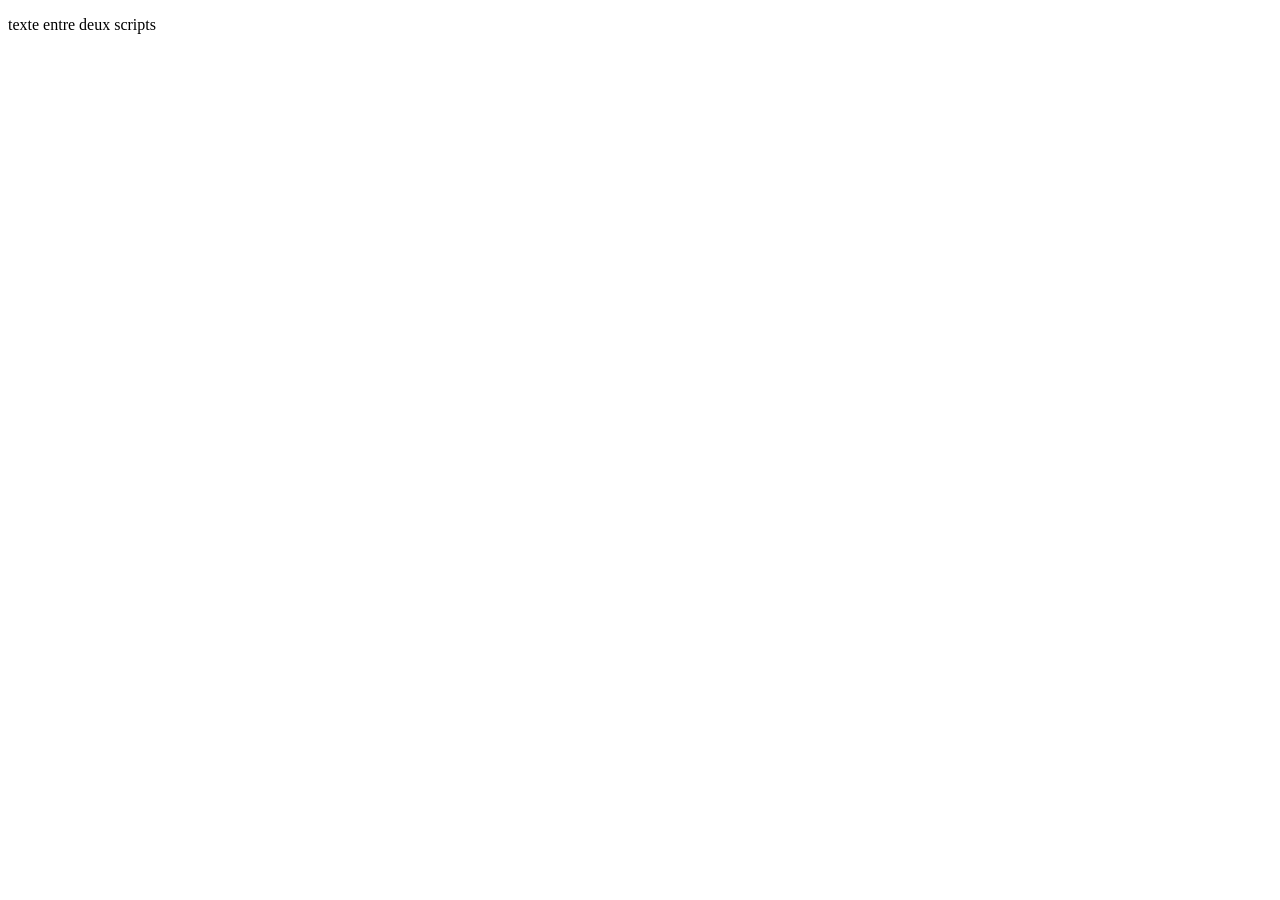
<file: tests/fixtures/graphify-cas.html>
<!doctype html>
<script>try{localStorage.getItem('x')}catch(e){}</script>
<p>texte entre deux scripts</p>
<script>
const $ = id => document.getElementById(id);
function viaTable(){ return 'a'; }
function viaOnclick(){}
function viaInterval(){}
function viaListener(){}
function viaListenerExpr(){}
function viaSpread(){ return []; }
function viaCallback(x){ return x; }
function viaDestructure(a, {b=1}={}){ viaDestructureCible(); }
function viaDestructureCible(){}
const viaArrowLigne = c => !!viaArrowCible(c);
const viaArrowCible = c => c;
function vraimentMorte(){ return `${$('x')}`; }
function render(){
  const renderers = { table: viaTable };
  $('b').onclick = viaOnclick;
  setInterval(viaInterval, 1000);
  [1].map(viaCallback);
  viaDestructure(1);
  viaArrowLigne(1);
  return [...viaSpread()];
}
document.addEventListener('click', (e)=>{ if(e) viaListener(); });
document.addEventListener('pointerup', ()=>viaListenerExpr());
(async function init(){ render(); })();
</script>
</file>
<file: css/app.css>
/* ==========================================================================
   Système de design « Solde » — refonte V1
   Un fond noir calme, un chiffre énorme qui répond à la question du mois, et
   cinq postes en tons froids bien distincts (bleu roi, turquoise, lavande,
   glacier, vieux rose) et le reste à vivre en or, la même palette partout
   dans l’app.
   La couleur porte toujours un sens (un poste), jamais une décoration : elle
   ne sert ni aux boutons, ni aux liens, ni à la navigation.
   ========================================================================== */
:root{
  color-scheme:dark;
  /* Fond, surfaces, lignes */
  --bg:#050506; --surface:#111113; --raised:#1a1a1d; --line:#232327; --line-strong:#34343a;
  --text:#f5f5f7; --muted:#a8a8b0; --faint:#8a8a92;
  /* Une couleur par poste. Seul « achats » (les dépenses) sert pour l'instant ;
     les autres restent dans le logo en attendant la refonte du modèle. */
  --c-fixe:#4f7bd9;      /* bleu roi — abonnements & charges */
  --c-achats:#45b1ad;    /* turquoise — achats */
  --c-echeances:#b49ce8; /* lavande — échéances */
  --c-joint:#c9d8ea;     /* bleu glacier — compte joint */
  --c-epargne:#c97f9f;   /* vieux rose — épargne */
  --c-reste:#d6b77c;     /* or — reste à vivre, revenus */
  --c-over:#d9735f;      /* terre cuite — dépassement */
  /* Catégories de dépenses dans les graphiques : six teintes dans un ordre fixe
     (contrôlé : lisible en vision normale comme pour les daltoniens), puis « Autres ». */
  --cat-1:#3987e5; --cat-2:#d95926; --cat-3:#199e70; --cat-4:#c98500; --cat-5:#d55181; --cat-6:#9085e9;
  --cat-autre:#5c5c63;
  --font:"Instrument Sans", ui-sans-serif, system-ui, -apple-system, "Segoe UI", sans-serif;
  --ease-out:cubic-bezier(.23,1,.32,1);
  --r-card:22px; --r-inner:14px; --r-ctl:999px;
  /* Seulement pour ce qui flotte : modales, toasts, panneaux. */
  --shadow-soft:0 20px 60px rgba(0,0,0,0.55);
}
*{box-sizing:border-box;margin:0;padding:0;}
html,body{height:100%;}
body{
  background:var(--bg);color:var(--text);
  font-family:var(--font);font-size:15px;line-height:1.45;
  -webkit-font-smoothing:antialiased;
  min-height:100vh;overflow-x:hidden;
}
::selection{background:rgba(255,255,255,0.22);}
button{font:inherit;cursor:pointer;border:none;background:none;color:inherit;}
input,select,textarea{font-family:inherit;color:inherit;}
a{color:inherit;}
.num,td.num{font-variant-numeric:tabular-nums;}
/* Chiffres d'affiche : condensés, très gras — un ou deux par écran. */
.fig{font-weight:700;font-stretch:75%;letter-spacing:-.035em;line-height:.9;font-variant-numeric:tabular-nums;}
.fig .cents{font-size:.34em;letter-spacing:0;vertical-align:1.25em;margin-left:.06em;font-stretch:100%;font-weight:600;}
.dot{width:9px;height:9px;border-radius:50%;flex:none;display:inline-block;}
.nil{color:var(--faint);}
.sr-only{position:absolute;width:1px;height:1px;padding:0;margin:-1px;overflow:hidden;clip:rect(0,0,0,0);white-space:nowrap;border:0;}
::-webkit-scrollbar{width:8px;height:8px;}
::-webkit-scrollbar-thumb{background:rgba(255,255,255,0.12);border-radius:8px;}
::-webkit-scrollbar-track{background:transparent;}
::-webkit-scrollbar-corner{background:transparent;}

/* ---------- Layout shell ---------- */
#shell{display:flex;min-height:100vh;}
.sidebar{
  width:232px;flex-shrink:0;padding:28px 16px;
  display:flex;flex-direction:column;gap:2px;
  border-right:1px solid var(--line);
  position:sticky;top:0;height:100vh;overflow-y:auto;
  background:var(--bg);z-index:40;
  view-transition-name:sidebar;
  transition:width .18s var(--ease-out), padding .18s var(--ease-out);
}
@media(min-width:881px){ #shell.nav-collapsed .sidebar{width:0;padding:0;overflow:hidden;border-right:none;} }
.sidebar-expand-btn{
  display:none;position:fixed;top:22px;left:22px;z-index:50;
  width:40px;height:40px;border-radius:50%;align-items:center;justify-content:center;
  background:var(--raised);border:1px solid var(--line-strong);
}
.sidebar-expand-btn svg{width:18px;height:18px;stroke:var(--text);fill:none;stroke-width:1.8;}
@media(min-width:881px){ #shell.nav-collapsed .sidebar-expand-btn{display:flex;} }
@media(max-width:880px){ .sidebar-expand-btn{display:none !important;visibility:hidden !important;} }
.brand{display:flex;align-items:center;gap:10px;padding:0 10px 22px;}
.mark{width:30px;height:30px;flex:none;display:block;}
.brand-name{font-weight:700;font-size:19px;letter-spacing:-.01em;}

.nav-item{
  display:flex;align-items:center;gap:11px;height:38px;
  padding:0 12px;border-radius:12px;
  color:var(--muted);font-size:15px;font-weight:500;
  transition:background-color .15s ease,color .15s ease,transform .16s var(--ease-out);
  text-align:left;width:100%;position:relative;flex-shrink:0;
}
.nav-item:active{transform:scale(.97);}
.nav-item svg{width:17px;height:17px;stroke:currentColor;fill:none;stroke-width:1.7;flex-shrink:0;}
@media (hover:hover){ .nav-item:hover{color:var(--text);} }
.nav-item.nav-dragging{opacity:0.35;}
#sidebar .nav-item[data-nav]{-webkit-touch-callout:none;-webkit-user-select:none;user-select:none;}
.nav-item.drop-before::before,.nav-item.drop-after::after{
  content:'';position:absolute;left:6px;right:6px;height:2px;border-radius:2px;background:var(--text);
}
.nav-item.drop-before::before{top:-2px;}
.nav-item.drop-after::after{bottom:-2px;}
.nav-drag-ghost{
  position:fixed;z-index:200;pointer-events:none;
  transform:translate(12px,-50%) rotate(-2deg);
  box-shadow:var(--shadow-soft);background:var(--raised);border-radius:12px;opacity:0.96;
}
.nav-item.active{background:var(--raised);color:var(--text);}
/* Point de couleur de la vue active (6 px, à gauche du libellé). */
.nav-item .nav-dot{width:6px;height:6px;border-radius:50%;margin-left:auto;flex:none;}
.nav-spacer{flex:1;min-height:12px;}
.sidebar-foot{padding:12px 10px 0;font-size:12px;color:var(--faint);border-top:1px solid var(--line);margin-top:8px;}

.mobile-topbar{display:none;}

main{flex:1;min-width:0;padding-block:32px 64px;padding-left:max(40px, env(safe-area-inset-left,0px));padding-right:max(40px, env(safe-area-inset-right,0px));}
#view{max-width:1180px;margin:0 auto;}
@media(min-width:881px){ #shell.nav-collapsed main{padding-top:76px;} }

/* ---------- Rangée de titre (même gabarit dans toutes les vues) ---------- */
.page-head{display:flex;align-items:flex-end;justify-content:space-between;gap:16px 24px;margin-bottom:24px;flex-wrap:wrap;}
.page-head-text{min-width:0;}
.page-title{font-size:28px;font-weight:650;letter-spacing:-.02em;line-height:1.15;text-wrap:balance;display:flex;align-items:center;gap:10px;}
.page-title .dot{width:10px;height:10px;}
.page-sub,.finding{color:var(--muted);font-size:15px;margin-top:6px;max-width:68ch;text-wrap:pretty;}
.finding strong{color:var(--text);font-weight:600;}
.page-tools{display:flex;align-items:center;gap:10px;flex-wrap:wrap;}
.swap{transition:opacity .18s ease;}
.swap.out{opacity:0;}

/* Sélecteur de mois en pilule */
.stepper{display:flex;align-items:center;height:40px;border:1px solid var(--line-strong);border-radius:var(--r-ctl);padding:0 4px;gap:2px;}
.stepper button{width:32px;height:32px;border-radius:50%;display:grid;place-items:center;color:var(--muted);transition:transform .16s var(--ease-out),background-color .15s ease,color .15s ease;}
.stepper button:active{transform:scale(.92);}
@media (hover:hover){ .stepper button:hover{background:var(--raised);color:var(--text);} }
.stepper button:disabled{opacity:.35;cursor:default;}
.stepper svg{width:16px;height:16px;stroke:currentColor;fill:none;stroke-width:2;}
.stepper .label{min-width:136px;text-align:center;font-weight:600;font-size:15px;display:inline-block;line-height:1.15;}
.stepper .label::first-letter{text-transform:uppercase;}
.stepper .label .tag{display:block;font-size:11px;font-weight:500;color:var(--muted);line-height:1;margin-top:1px;}
.vt-month{view-transition-name:month;}

/* ---------- Cartes : un ton plus clair que le fond, ni bordure ni ombre ---------- */
.card{background:var(--surface);border-radius:var(--r-card);padding:24px;min-width:0;}
.card > h2{margin:0 0 16px;font-size:15px;font-weight:600;color:var(--muted);display:flex;align-items:center;justify-content:space-between;gap:12px;}
.side-note{font-weight:500;color:var(--faint);font-size:13px;}
.grid{display:grid;gap:16px;}
.mb16{margin-bottom:16px;}

.chart-head{display:flex;align-items:center;justify-content:space-between;gap:10px;margin-bottom:16px;}
.chart-head h2,.chart-head h3{margin:0;font-size:15px;font-weight:600;color:var(--muted);}
.chart-head .chart-head-right{display:flex;align-items:center;gap:12px;}

/* Liens texte */
.link{color:var(--text);font-weight:600;font-size:14px;text-decoration:none;display:inline-flex;align-items:center;gap:4px;transition:transform .16s var(--ease-out),opacity .15s ease;}
.link:active{transform:scale(.97);}
@media (hover:hover){ .link:hover{opacity:.75;} }

/* ---------- Tableau de bord ---------- */
.dash{display:grid;gap:16px;}
.hero{padding:32px 32px 28px;}
.hero-top{display:flex;justify-content:space-between;align-items:flex-end;gap:24px;flex-wrap:wrap;}
.hero-label{font-size:15px;font-weight:600;color:var(--muted);}
.big{font-size:clamp(64px, 8.4vw, 112px);margin-top:10px;color:var(--c-reste);transition:color .3s ease;}
.big.over{color:var(--c-over);}
.big.none{color:var(--faint);}
.hero-of{color:var(--muted);margin-top:12px;}
.hero-of b{color:var(--text);font-weight:600;}
.ratio{text-align:right;}
.ratio .pct{font-size:40px;}
.ratio small{display:block;color:var(--muted);font-size:13px;margin-top:4px;}
.hero-hors,.hero-solde{margin-top:6px;font-size:13px;color:var(--muted);}
.hero-hors b,.hero-solde b{color:var(--text);font-weight:600;}
.hors-revenu{margin-top:16px;}
.hero-norev{margin-top:12px;color:var(--muted);}

.flow{position:relative;height:28px;margin:28px 0 22px;display:flex;gap:3px;border-radius:10px;overflow:hidden;}
.seg{height:100%;flex:0 0 auto;width:0;transition:width .7s var(--ease-out),filter .15s ease;position:relative;}
.seg[data-k="reste"]{background:color-mix(in srgb, var(--c-reste) 22%, var(--surface));flex:1 1 auto;width:auto;}
.seg[data-k="avenir"]{background:repeating-linear-gradient(135deg,var(--muted) 0 6px,color-mix(in srgb,var(--muted) 45%,var(--surface)) 6px 12px);}
/* Dépassement : hachures (un motif qui porte un sens, pas un effet). */
.seg[data-k="reste"].over{background:repeating-linear-gradient(135deg,var(--c-over) 0 6px,color-mix(in srgb,var(--c-over) 55%,var(--surface)) 6px 12px);}
.flow.has-focus .seg:not(.hl):not([data-k="reste"]):not([data-k="avenir"]){filter:brightness(.55);}
.seg.hl{filter:brightness(1.15);}

.postes{display:grid;grid-template-columns:repeat(auto-fill,minmax(150px,1fr));gap:4px;}
.poste{display:flex;flex-direction:column;justify-content:flex-start;padding:12px 12px 10px;border-radius:var(--r-inner);text-align:left;transition:background-color .15s ease,transform .16s var(--ease-out);min-width:0;}
.poste:active{transform:scale(.97);}
@media (hover:hover){ .poste:hover{background:var(--raised);} }
.poste[aria-pressed="true"]{background:var(--raised);}
.poste .lbl{display:flex;align-items:center;gap:8px;color:var(--muted);font-size:13px;font-weight:500;}
.poste .val{font-size:22px;font-weight:650;margin-top:4px;letter-spacing:-.01em;font-variant-numeric:tabular-nums;white-space:nowrap;}
.poste .sub{font-size:12.5px;color:var(--faint);margin-top:2px;}
.poste .lbl > span:last-child{overflow:hidden;text-overflow:ellipsis;white-space:nowrap;}
.hero-note{margin-top:14px;font-size:13px;color:var(--muted);}
/* Abonnements : prévus (pas encore comptés) puis validés. */
.pill-abo{margin-left:6px;vertical-align:1px;}
.abo-list{list-style:none;margin:0;padding:0;}
.abo-row{display:grid;grid-template-columns:minmax(0,1fr) auto auto;gap:6px 14px;align-items:center;padding:10px 0;border-top:1px solid var(--line);}
.abo-row:first-child{border-top:none;}
.abo-row .num{font-weight:600;font-variant-numeric:tabular-nums;white-space:nowrap;color:var(--muted);}
.abo-row .row-actions{display:flex;gap:4px;justify-content:flex-end;}
@media(max-width:640px){ .abo-row{grid-template-columns:minmax(0,1fr) auto;} .abo-row .row-actions{grid-column:1/-1;} }
.ppf-row .track{margin-top:2px;}
.ppf-row .pill{margin-left:6px;vertical-align:1px;}
.pill-over{background:color-mix(in srgb,var(--c-over) 16%,var(--surface));color:var(--c-over);}
.ppf-alerte{grid-column:1/-1;margin:0;font-size:13px;color:var(--c-over);}
.ppf-detail{grid-column:1/-1;font-size:13px;color:var(--muted);}
.ppf-detail summary{cursor:pointer;width:max-content;padding:2px 0;}
.ppf-detail ol{list-style:none;margin:6px 0 0;padding:0;display:grid;gap:2px;}
.ppf-detail li{display:grid;grid-template-columns:minmax(0,1fr) auto 32px;align-items:center;gap:10px;}
.ppf-detail .icon-btn{width:32px;height:32px;}
.rl-abo{display:inline-flex;align-items:center;gap:6px;height:32px;padding:0 10px;border-radius:10px;border:1px dashed var(--line-strong);background:none;font:inherit;font-size:13px;color:var(--muted);cursor:pointer;}
.rl-abo svg{width:14px;height:14px;stroke:currentColor;fill:none;stroke-width:1.8;}
.rl-abo[aria-pressed="true"]{border-style:solid;border-color:var(--text);color:var(--text);}
.rl-abo:focus-visible{outline:none;box-shadow:0 0 0 3px rgba(255,255,255,0.18);}

.cats{display:grid;gap:12px;list-style:none;}
.cat{display:grid;grid-template-columns:minmax(0,1fr) auto;gap:2px 12px;align-items:baseline;}
.cat .name{font-weight:500;white-space:nowrap;overflow:hidden;text-overflow:ellipsis;}
.cat .amt{font-weight:600;text-align:right;font-variant-numeric:tabular-nums;white-space:nowrap;}
.track{display:block;grid-column:1/-1;height:6px;border-radius:6px;background:var(--raised);overflow:hidden;}
.track .fill{display:block;height:100%;border-radius:6px;transform-origin:left;transform:scaleX(0);transition:transform .7s var(--ease-out);}
.cat .meta{grid-column:1/-1;font-size:12px;color:var(--faint);}
.empty-line{color:var(--muted);font-size:14px;padding:10px 0;}

.kv{display:grid;grid-template-columns:minmax(0,1fr) auto;gap:8px 12px;font-size:14px;}
.kv dt{color:var(--muted);min-width:0;}
.kv dd{margin:0;text-align:right;font-weight:600;font-variant-numeric:tabular-nums;white-space:nowrap;}
/* Graphique annuel : colonnes empilées par poste, revenu en repère */
.ychart svg,.ana-host svg{width:100%;height:auto;display:block;overflow:visible;}
.legend{display:flex;flex-wrap:wrap;gap:8px 16px;margin:-4px 0 14px;font-size:13px;color:var(--muted);}
/* Choix de la couleur d'une catégorie */
.cc-head{display:flex;align-items:center;gap:14px;margin-bottom:18px;}
.cc-preview{width:44px;height:44px;border-radius:50%;flex:none;box-shadow:inset 0 0 0 1px rgba(255,255,255,.12);}
.cc-head-txt{min-width:0;}
.cc-name{font-weight:600;font-size:16px;overflow-wrap:anywhere;}
.cc-assoc{font-size:13px;color:var(--faint);margin-top:2px;}
.cc-assoc.on{color:var(--text);}
.cc-cats{display:flex;flex-wrap:wrap;gap:6px;}
.cc-cats .chip[aria-pressed="true"]{background:var(--raised);border-color:var(--text);}
.cc-swatches{display:grid;grid-template-columns:repeat(auto-fill,minmax(36px,1fr));gap:8px;}
.cc-sw{aspect-ratio:1;border-radius:50%;position:relative;min-height:36px;transition:transform .16s var(--ease-out);}
.cc-sw:active{transform:scale(.92);}
.cc-sw[aria-pressed="true"]{box-shadow:0 0 0 2px var(--surface),0 0 0 4px var(--text);}
/* Pastille déjà prise par une catégorie : un petit point plein en coin. */
.cc-sw.used::after{content:"";position:absolute;right:-1px;top:-1px;width:10px;height:10px;border-radius:50%;background:var(--text);border:2px solid var(--surface);}
.cc-used{display:flex;flex-direction:column;gap:2px;}
.cc-used-row{display:flex;align-items:center;gap:8px;padding:8px;border-radius:10px;font-size:14px;text-align:left;min-height:40px;}
.cc-used-row span:last-child{overflow:hidden;text-overflow:ellipsis;white-space:nowrap;min-width:0;}
@media (hover:hover){ .cc-used-row:hover{background:var(--raised);} }
.cc-used-row[aria-pressed="true"]{background:var(--raised);}
.cc-int-row{display:flex;align-items:center;gap:10px;font-size:12px;color:var(--faint);}
.field .cc-int-row input{flex:1;min-width:0;width:auto;height:28px;padding:0;border:0;-webkit-appearance:none;appearance:none;background:none;}
.cc-int-row input::-webkit-slider-runnable-track{height:6px;border-radius:6px;background:var(--line-strong);}
.cc-int-row input::-moz-range-track{height:6px;border-radius:6px;background:var(--line-strong);}
.cc-int-row input::-webkit-slider-thumb{-webkit-appearance:none;width:24px;height:24px;margin-top:-9px;border-radius:50%;background:var(--cc-c,var(--text));border:3px solid var(--text);}
.cc-int-row input::-moz-range-thumb{width:18px;height:18px;border-radius:50%;background:var(--cc-c,var(--text));border:3px solid var(--text);}
.cc-int-end{width:14px;height:14px;border-radius:50%;flex:none;}
/* Sur mobile, les trois boutons passent sur deux lignes plutôt que de déborder. */
.cc-actions{flex-wrap:wrap;}
.cc-tools{display:flex;flex-wrap:wrap;gap:8px;margin:4px 0 6px;}
.cc-libre{position:relative;overflow:hidden;}
.cc-libre input{position:absolute;inset:0;opacity:0;width:100%;height:100%;cursor:pointer;border:0;padding:0;}
.cc-libre-dot{width:16px;height:16px;border-radius:50%;flex:none;}
#cc-auto{margin-right:auto;}
.legend > span,.legend-item{display:inline-flex;align-items:center;gap:6px;}
.legend-item{font-size:inherit;color:inherit;border-radius:8px;padding:2px 4px;margin:-2px -4px;}
@media (hover:hover){ .legend-item:hover{color:var(--text);background:var(--raised);} }
/* Point de couleur d'un poste : un bouton par-dessus, qui ouvre le choix de couleur. */
.poste-cell{position:relative;min-width:0;display:flex;flex-direction:column;}
.poste-cell .poste{flex:1;}
.poste-color{position:absolute;top:7px;left:5px;width:24px;height:24px;border-radius:50%;transition:box-shadow .15s ease;}
@media (hover:hover){ .poste-color:hover{box-shadow:inset 0 0 0 1.5px var(--line-strong);} }
.poste-color:focus-visible{outline:2px solid var(--text);outline-offset:1px;}
.ln{display:inline-block;width:14px;height:2px;border-radius:2px;background:var(--text);}
.col{cursor:pointer;transition:opacity .25s ease;outline:none;}
.col rect.b{transform-box:fill-box;transform-origin:bottom;}
.col.dim{opacity:.42;}
@media (hover:hover){ .col.dim:hover{opacity:.6;} }
.col:focus-visible .hit{stroke:var(--text);stroke-width:2;}
.axis text{fill:var(--faint);font-size:12px;font-family:var(--font);}
.axis line{stroke:var(--line);}
.mlabel{fill:var(--muted);font-size:12px;font-family:var(--font);text-anchor:middle;}
.mlabel.sel{fill:var(--text);font-weight:700;}
.revline{stroke:var(--text);stroke-width:2;stroke-linecap:round;}
.note-ex{font-size:12px;color:var(--faint);text-align:right;margin-top:6px;}

/* Entrée : une fois par chargement ; le contenu reste visible au repos. */
@keyframes rise{from{opacity:0;transform:translateY(14px);}}
.enter{animation:rise .6s var(--ease-out) backwards;}
.enter:nth-child(2){animation-delay:60ms;}.enter:nth-child(3){animation-delay:120ms;}.enter:nth-child(4){animation-delay:180ms;}
@keyframes grow{from{transform:scaleY(0);}}
.ychart.first rect.b{animation:grow .7s var(--ease-out) backwards;}

/* View Transitions : le mois glisse dans le sens du déplacement ; le contenu
   fait un fondu au changement de vue ; la barre latérale ne bouge pas. */
::view-transition-old(root),::view-transition-new(root){animation:none;}
::view-transition-old(month),::view-transition-new(month){animation-duration:.32s;animation-timing-function:var(--ease-out);}
::view-transition-old(month){animation-name:vt-out;}
::view-transition-new(month){animation-name:vt-in;}
@keyframes vt-out{to{opacity:0;transform:translateX(calc(var(--dir,1) * -18px));filter:blur(3px);}}
@keyframes vt-in{from{opacity:0;transform:translateX(calc(var(--dir,1) * 18px));filter:blur(3px);}}
.vt-view #view{view-transition-name:main;}
::view-transition-old(main){animation:vt-fade-out .12s ease both;}
::view-transition-new(main){animation:vt-rise .22s var(--ease-out) both;}
@keyframes vt-fade-out{to{opacity:0;}}
@keyframes vt-rise{from{opacity:0;transform:translateY(8px);}}

/* ---------- Boutons : pilules ; un seul bouton plein par écran ---------- */
.section-head{display:flex;align-items:center;justify-content:space-between;margin-bottom:14px;flex-wrap:wrap;gap:10px;}
.section-head h2,.section-head h3{font-size:15px;font-weight:600;display:flex;align-items:center;gap:8px;}
.btn{
  display:inline-flex;align-items:center;justify-content:center;gap:8px;
  height:40px;padding:0 18px;border-radius:var(--r-ctl);font-size:14px;font-weight:600;white-space:nowrap;
  transition:transform .16s var(--ease-out), background-color .15s ease, opacity .15s ease;
}
.btn:active{transform:scale(.97);}
.btn:disabled{opacity:.6;cursor:progress;transform:none;}
.btn-primary{background:var(--text);color:var(--bg);}
@media (hover:hover){ .btn-primary:hover{opacity:.9;} }
.btn-ghost{color:var(--text);border:1px solid var(--line-strong);}
@media (hover:hover){ .btn-ghost:hover{background:var(--raised);} }
.btn-text{color:var(--text);padding:0 6px;height:32px;}
@media (hover:hover){ .btn-text:hover{opacity:.75;} }
.btn-text.danger{color:var(--c-over);}
.btn svg{width:16px;height:16px;stroke:currentColor;fill:none;stroke-width:2.2;}
.btn-sm{height:34px;padding:0 14px;font-size:13px;}

/* ---------- Tableaux ---------- */
.table-wrap{overflow-x:auto;}
.table-wrap.scroll-fade-right{ -webkit-mask-image:linear-gradient(to right, black calc(100% - 28px), transparent); mask-image:linear-gradient(to right, black calc(100% - 28px), transparent); }
.table-wrap.scroll-fade-left{ -webkit-mask-image:linear-gradient(to left, black calc(100% - 28px), transparent); mask-image:linear-gradient(to left, black calc(100% - 28px), transparent); }
.table-wrap.scroll-fade-left.scroll-fade-right{ -webkit-mask-image:linear-gradient(to right, transparent, black 28px, black calc(100% - 28px), transparent); mask-image:linear-gradient(to right, transparent, black 28px, black calc(100% - 28px), transparent); }
table{width:100%;border-collapse:collapse;font-size:15px;}
.card.narrow{max-width:760px;}
th{text-align:left;font-weight:400;color:var(--faint);font-size:12px;padding:0 12px 10px;white-space:nowrap;}
th:first-child,td:first-child{padding-left:0;}
th:last-child,td:last-child{padding-right:0;}
th.num,td.num{text-align:right;}
th.num .th-filter-wrap{justify-content:flex-end;}
td{padding:12px;border-top:1px solid var(--line);white-space:nowrap;vertical-align:middle;}
td.wrap{white-space:normal;}
td.dim,.cell-sub{color:var(--faint);}
td.neg,.neg{color:var(--c-over);}
td.num{font-weight:500;}
@media (hover:hover){ tbody tr:hover{background:color-mix(in srgb,var(--raised) 50%,transparent);} }
tr.is-current td{background:var(--raised);}
tr.is-future td{color:var(--faint);}
.cell-main{font-weight:500;}
.grp-toggle{display:inline-flex;align-items:center;gap:6px;background:none;border:0;padding:0;margin:0;font:inherit;color:inherit;cursor:pointer;text-align:left;}
.grp-chev{display:inline-flex;width:16px;height:16px;color:var(--faint);transition:transform .15s ease;}
.grp-chev svg{width:16px;height:16px;stroke:currentColor;fill:none;stroke-width:2;}
.grp-toggle:hover .grp-chev{color:var(--text);}
.grp-row.is-open .grp-chev{transform:rotate(90deg);}
.grp-row .cell-sub{padding-left:22px;}
.grp-child td:first-child{padding-left:22px;}
.grp-child .cell-main{font-weight:400;color:var(--muted);}
.cell-sub{display:block;font-size:13px;margin-top:2px;white-space:normal;}
.pill{display:inline-flex;align-items:center;gap:5px;padding:3px 10px;border-radius:999px;font-size:12px;font-weight:600;white-space:nowrap;}
.pill-teal{background:color-mix(in srgb,var(--c-reste) 16%,var(--surface));color:var(--c-reste);}
.pill-amber{background:color-mix(in srgb,var(--c-echeances) 14%,var(--surface));color:var(--c-echeances);}
.pill-dim{background:var(--raised);color:var(--muted);}
/* Les actions de ligne restent une cellule de tableau : les traits courent sur toute la largeur. */
td.row-actions{text-align:right;width:1%;}
td.row-actions > *{display:inline-flex;vertical-align:middle;margin-left:4px;}
td.row-actions .btn-text{white-space:normal;height:auto;min-height:32px;text-align:right;max-width:12em;}
div.row-actions{display:flex;gap:8px;justify-content:flex-end;flex-wrap:wrap;}
.icon-btn{width:32px;height:32px;border-radius:50%;display:inline-flex;align-items:center;justify-content:center;color:var(--muted);transition:background-color .15s ease,color .15s ease,transform .16s var(--ease-out);flex-shrink:0;}
.icon-btn:active{transform:scale(.92);}
@media (hover:hover){ .icon-btn:hover{background:var(--raised);color:var(--text);} .icon-btn.del:hover{color:var(--c-over);} }
.icon-btn svg{width:16px;height:16px;stroke:currentColor;fill:none;stroke-width:1.8;}
/* Sélection multiple : une case par ligne, une barre d'action au-dessus du tableau dès qu'une ligne est cochée. */
.bulk-cb{width:16px;height:16px;margin:0 6px 0 4px;accent-color:#FFFFFF;cursor:pointer;flex-shrink:0;align-self:center;}
th .bulk-cb{margin:0;}
th.bulk-th{text-align:right;width:1%;}
.bulk-bar{display:flex;align-items:center;gap:8px;flex-wrap:wrap;padding:8px 12px;margin-bottom:12px;border:1px solid var(--line-strong);border-radius:var(--r-ctl);background:var(--raised);font-size:14px;}
.bulk-bar[hidden]{display:none;}
.field[hidden]{display:none !important;} /* aussi pour les cases à cocher, mises en ligne par un style local */
.bulk-bar .bulk-count{font-weight:600;margin-right:auto;}
@media(max-width:640px){ .bulk-bar{border-radius:14px;gap:4px 12px;} .bulk-bar .bulk-count{flex-basis:100%;} .bulk-bar .btn{padding-left:0;padding-right:0;} .bulk-bar .danger{margin-left:auto;} }
tfoot td{border-top:1px solid var(--line-strong);font-weight:600;color:var(--text);padding-top:14px;}

/* Montants : centimes partout, sauf la Vue annuelle sur téléphone. */
.amt-short{display:none;}

/* Tableaux sur téléphone : chaque ligne devient une liste sur deux lignes. */
@media(max-width:640px){
  table.rtable thead{display:none;}
  table.rtable,table.rtable tbody,table.rtable tfoot{display:block;}
  table.rtable tr{display:flex;flex-wrap:wrap;align-items:baseline;column-gap:6px;padding:12px 0;border-top:1px solid var(--line);}
  table.rtable tbody tr:first-child{border-top:none;}
  table.rtable tfoot tr{border-top:1px solid var(--line-strong);}
  table.rtable td{display:block;border:none;padding:0;white-space:normal;}
  table.rtable td:empty{display:none;}
  table.rtable td:first-child{flex:0 1 60%;min-width:0;font-size:15px;}
  table.rtable tr.grp-child td:first-child{padding-left:22px;}
  /* Le montant clé remplit le reste de la première ligne : les autres champs passent dessous. */
  table.rtable td.key{flex:1 0 calc(40% - 6px);margin-left:auto;text-align:right;font-weight:600;order:1;}
  table.rtable td.sub{order:2;font-size:13px;color:var(--faint);}
  table.rtable td.sub::before{content:'· ';}
  table.rtable td.sub.first-sub::before{content:'';}
  table.rtable td.sub[data-label]::before{content:attr(data-label) '\00a0';}
  table.rtable td.sub[data-label]{margin-right:8px;}
  table.rtable td.row-actions{order:3;margin-left:auto;width:auto;}
  table.rtable td.row-actions > :first-child{margin-left:0;}
  table.rtable .break{order:1;flex-basis:100%;height:2px;}
  table.rtable td:not(.key):not(.sub):not(.row-actions):not(:first-child){order:2;font-size:13px;color:var(--faint);}
  table.rtable td .pill{font-size:11.5px;padding:2px 8px;}
  .amt-full{display:none;}
  .amt-short{display:inline;}
}

/* empty state */
.empty{padding:40px 20px;text-align:center;color:var(--muted);}
.empty > svg{width:28px;height:28px;stroke:var(--faint);fill:none;stroke-width:1.5;margin-bottom:12px;}
.empty p{font-size:14px;margin-bottom:16px;}
.empty-row{display:flex;align-items:center;gap:8px;flex-wrap:wrap;min-height:40px;color:var(--muted);font-size:14px;}

@keyframes detail-in{from{opacity:0;transform:translateY(6px);}}
.detail-in{animation:detail-in .2s var(--ease-out);}

/* ---------- Modale ---------- */
.modal-overlay{
  position:fixed;inset:0;background:rgba(0,0,0,0.6);
  display:flex;align-items:center;justify-content:center;z-index:100;padding:20px;
  animation:fadein .2s ease both;
}
@keyframes fadein{from{opacity:0;}}
.modal{
  width:100%;max-width:440px;background:var(--surface);border:1px solid var(--line);
  border-radius:var(--r-card);padding:26px;box-shadow:var(--shadow-soft);
  animation:modalin .22s var(--ease-out) both;
  max-height:88vh;overflow-y:auto;
}
.modal-overlay.closing{animation:fadeout .15s ease both;}
.modal-overlay.closing .modal{animation:modalout .15s ease both;}
@keyframes modalin{from{transform:scale(.96);opacity:0;}}
@keyframes modalout{to{transform:scale(.96);opacity:0;}}
@keyframes fadeout{to{opacity:0;}}
.modal h3{font-size:20px;font-weight:650;letter-spacing:-.01em;margin-bottom:18px;overflow-wrap:anywhere;}
.modal-lead{color:var(--muted);font-size:14px;margin-bottom:6px;}
.field{margin-bottom:14px;}
.field label{display:block;font-size:13px;color:var(--muted);margin-bottom:6px;font-weight:500;}
.field input,.field select{
  width:100%;padding:11px 14px;border-radius:12px;background:var(--bg);
  border:1px solid var(--line-strong);font-size:15px;color-scheme:dark;
}
.field select option{background:var(--surface);color:var(--text);}
.field input:focus,.field select:focus{outline:none;border-color:var(--text);}
/* Champ montant en grand, comme dans les apps de paiement. */
.field.amount input{font-size:28px;font-weight:650;padding:10px 14px;font-variant-numeric:tabular-nums;letter-spacing:-.01em;}
.field.has-error input,.field.has-error select,.field.has-error .cat-select-btn{border-color:var(--c-over);}
.field-error-text{font-size:12px;color:var(--c-over);margin-top:5px;}
.modal-actions{display:flex;justify-content:flex-end;gap:10px;margin-top:20px;}

/* toast */
#toast{
  position:fixed;bottom:24px;left:50%;transform:translateX(-50%) translateY(8px) scale(.96);
  background:var(--raised);border:1px solid var(--line-strong);padding:12px 18px;
  border-radius:var(--r-ctl);font-size:14px;box-shadow:var(--shadow-soft);z-index:200;
  opacity:0;pointer-events:none;transition:opacity .15s ease, transform .15s ease;
  display:flex;align-items:center;gap:8px;
}
#toast.show{opacity:1;transform:translateX(-50%) translateY(0) scale(1);transition-duration:.22s;transition-timing-function:var(--ease-out);}
#toast svg{width:15px;height:15px;stroke:var(--text);fill:none;stroke-width:2;}

/* responsive */
@media(max-width:880px){
  .sidebar{position:fixed;left:0;top:0;bottom:0;transform:translateX(-100%);transition:transform .22s var(--ease-out);box-shadow:var(--shadow-soft);}
  .sidebar.open{transform:translateX(0);}
  .mobile-topbar{
    display:flex;align-items:center;justify-content:space-between;
    height:56px;padding:0 16px;border-bottom:1px solid var(--line);position:sticky;top:0;
    background:var(--bg);z-index:30;
  }
  .mobile-topbar .brand{padding:0;}
  .mobile-topbar svg{stroke:var(--text);}
  #burger{width:44px;height:44px;display:grid;place-items:center;margin-right:-10px;}
  #burger svg{width:22px;height:22px;fill:none;stroke-width:1.8;}
  main{padding:0 0 48px;}
  #view{padding:20px 16px 0;}
  #overlay-scrim{display:none;position:fixed;inset:0;background:rgba(0,0,0,0.6);z-index:39;}
  #overlay-scrim.show{display:block;}
  .page-head{align-items:stretch;flex-direction:column;}
  .page-tools{flex-direction:column;align-items:stretch;}
  .page-tools .stepper{justify-content:space-between;}
  .page-tools .btn{width:100%;}
  .postes{grid-template-columns:1fr 1fr;}
  .poste-cell:last-child:nth-child(odd){grid-column:1/-1;}
  .hero{padding:24px 20px;}
  .card{padding:20px;}
  .ratio{text-align:left;}
}
@media(max-width:600px){
  .ychart .chart-head .side-note{display:none;}
  .legend{display:grid;grid-template-columns:1fr 1fr;gap:8px 12px;}
  .axis text,.mlabel{font-size:11px;}
}
/* ---------- Auth screens ---------- */
#auth-root{position:fixed;inset:0;z-index:500;display:flex;align-items:center;justify-content:center;padding:20px;background:var(--bg);overflow-y:auto;}
.auth-card{width:100%;max-width:380px;background:var(--surface);border-radius:var(--r-card);padding:32px;margin:auto;}
.auth-brand{display:flex;align-items:center;gap:10px;margin-bottom:22px;}
.auth-brand .mark{width:36px;height:36px;}
.auth-brand .mark.draw circle{animation:mark-draw .6s var(--ease-out) backwards;}
@keyframes mark-draw{from{stroke-dasharray:0 100;}}
.auth-title{font-size:22px;font-weight:650;letter-spacing:-.01em;margin-bottom:4px;}
.auth-sub{font-size:14px;color:var(--muted);margin-bottom:22px;}
.auth-error{background:color-mix(in srgb,var(--c-over) 12%,var(--surface));color:var(--c-over);font-size:13px;padding:10px 12px;border-radius:12px;margin-bottom:14px;}
.auth-card .btn{width:100%;}
.field-note{font-size:12px;color:var(--faint);margin-top:5px;}
.temp-cred{font-family:ui-monospace,SFMono-Regular,Menlo,monospace;font-size:14px;letter-spacing:.5px;padding:9px 12px;border:1px solid var(--line-strong);border-radius:10px;user-select:all;overflow-wrap:anywhere;}
.pw-wrap{position:relative;}
.pw-wrap input{width:100%;padding-right:44px;}
.pw-toggle{position:absolute;right:4px;top:50%;transform:translateY(-50%);width:34px;height:34px;border-radius:50%;display:flex;align-items:center;justify-content:center;color:var(--muted);}
@media (hover:hover){ .pw-toggle:hover{background:var(--raised);color:var(--text);} }
.pw-toggle svg{width:16px;height:16px;stroke:currentColor;fill:none;stroke-width:1.8;}
.th-filter-wrap{position:relative;display:inline-flex;align-items:center;gap:4px;}
.th-filter-btn{width:20px;height:20px;display:inline-flex;align-items:center;justify-content:center;border-radius:50%;color:var(--faint);flex-shrink:0;}
.th-filter-btn svg{width:12px;height:12px;stroke:currentColor;fill:none;stroke-width:2.2;}
.th-filter-btn:hover,.th-filter-btn.active{color:var(--text);background:var(--raised);}
.col-filter-panel{position:absolute;top:26px;left:0;z-index:40;width:230px;background:var(--raised);border:1px solid var(--line-strong);border-radius:var(--r-inner);padding:10px;box-shadow:var(--shadow-soft);text-transform:none;font-weight:400;text-align:left;animation:pop-in .2s var(--ease-out);}
th.num .col-filter-panel{left:auto;right:0;}
@keyframes pop-in{from{opacity:0;transform:scale(.96);}}
.cf-sort-row{display:flex;flex-direction:column;gap:2px;margin-bottom:8px;padding-bottom:8px;border-bottom:1px solid var(--line-strong);}
.cf-sort-row button{display:flex;align-items:center;gap:7px;padding:6px 8px;border-radius:8px;font-size:13px;color:var(--text);text-align:left;}
.cf-sort-row button:hover{background:var(--line);}
.cf-sort-row svg{width:13px;height:13px;stroke:currentColor;fill:none;stroke-width:2;flex-shrink:0;}
.cf-search{width:100%;padding:7px 10px;border-radius:10px;background:var(--bg);border:1px solid var(--line-strong);font-size:13px;color:var(--text);margin-bottom:8px;}
.cf-list{max-height:180px;overflow-y:auto;display:flex;flex-direction:column;gap:1px;margin-bottom:8px;}
.cf-item{display:flex;align-items:center;gap:7px;padding:5px 6px;border-radius:6px;font-size:13px;color:var(--text);cursor:pointer;}
.cf-item:hover{background:var(--line);}
.cf-item input{width:14px;height:14px;flex-shrink:0;accent-color:#FFFFFF;}
.cf-actions{display:flex;gap:6px;}
.cf-actions .btn{flex:1;}
.chart-filter-wrap{position:relative;display:inline-flex;}
.chart-filter-panel{left:auto;right:0;}
.cf-dim-row{display:flex;flex-direction:column;gap:2px;margin-bottom:8px;padding-bottom:8px;border-bottom:1px solid var(--line-strong);}
.cf-dim-row button{padding:6px 8px;border-radius:8px;font-size:13px;color:var(--muted);text-align:left;}
.cf-dim-row button:hover{background:var(--line);}
.cf-dim-row button.active{color:var(--text);background:var(--line);font-weight:600;}

/* ---------- Paramètres : une liste de sections, une section à la fois ---------- */
.settings-layout{display:grid;grid-template-columns:220px minmax(0,1fr);gap:16px;align-items:start;}
.settings-nav{display:flex;flex-direction:column;gap:2px;position:sticky;top:24px;}
.settings-nav button{display:flex;align-items:center;gap:10px;height:40px;padding:0 14px;border-radius:12px;color:var(--muted);font-weight:500;text-align:left;transition:background-color .15s ease,color .15s ease,transform .16s var(--ease-out);}
.settings-nav button:active{transform:scale(.97);}
.settings-nav button svg{width:16px;height:16px;stroke:currentColor;fill:none;stroke-width:1.8;}
@media (hover:hover){ .settings-nav button:hover{color:var(--text);} }
.settings-nav button[aria-current="true"]{background:var(--raised);color:var(--text);}
@media(max-width:880px){
  .settings-layout{grid-template-columns:1fr;}
  .settings-nav{position:static;flex-direction:row;overflow-x:auto;gap:6px;padding-bottom:4px;}
  .settings-nav button{flex:none;border:1px solid var(--line-strong);border-radius:var(--r-ctl);height:36px;}
}
.settings-block{margin-bottom:16px;}
.settings-block h3{font-size:17px;font-weight:650;margin-bottom:4px;}
.settings-block .sub{font-size:14px;color:var(--muted);margin-bottom:16px;}
.user-row{display:flex;align-items:center;gap:12px;padding:12px 0;border-top:1px solid var(--line);position:relative;}
.user-row:first-of-type{border-top:none;}
.avatar{width:36px;height:36px;border-radius:50%;display:flex;align-items:center;justify-content:center;font-weight:700;font-size:13px;flex-shrink:0;}
.user-row .info{flex:1;min-width:0;}
.user-row .name{font-size:15px;font-weight:600;}
.user-row .meta{font-size:13px;color:var(--muted);}
.user-row .name,.user-row .meta{overflow-wrap:anywhere;}
/* Menu « ⋯ » d'un compte : actions avec libellés, la destructive en dernier, en rouge. */
.user-actions{
  display:none;position:absolute;right:0;top:calc(100% - 8px);z-index:20;flex-direction:column;min-width:220px;
  background:var(--raised);border:1px solid var(--line-strong);border-radius:var(--r-inner);padding:6px;
  box-shadow:var(--shadow-soft);animation:pop-in .2s var(--ease-out);
}
.user-row.actions-open .user-actions{display:flex;}
.menu-item{display:flex;align-items:center;gap:10px;padding:9px 10px;border-radius:10px;font-size:14px;text-align:left;width:100%;}
.menu-item svg{width:15px;height:15px;stroke:currentColor;fill:none;stroke-width:1.8;}
@media (hover:hover){ .menu-item:hover{background:var(--line);} }
.menu-item.danger{color:var(--c-over);}
.menu-sep{height:1px;background:var(--line-strong);margin:4px 2px;}
.sidebar-user{display:flex;align-items:center;gap:10px;padding:12px 10px;border-top:1px solid var(--line);margin-top:8px;}
.sidebar-user .info{flex:1;min-width:0;}
.sidebar-user .name{font-size:14px;font-weight:600;white-space:nowrap;overflow:hidden;text-overflow:ellipsis;}
.sidebar-user .role{font-size:12px;color:var(--faint);}
.sidebar-user .role::first-letter{text-transform:uppercase;}
.status-dot{width:8px;height:8px;border-radius:50%;flex-shrink:0;}
.status-row{display:flex;align-items:center;gap:8px;font-size:14px;margin-bottom:14px;}
.kv-input-row{display:flex;gap:10px;}
.kv-input-row input{flex:1;}

/* ---------- Champ Catégorie personnalisable (dépenses & revenus) ---------- */
.cat-select{position:relative;}
.cat-select-btn{
  width:100%;display:flex;align-items:center;justify-content:space-between;gap:8px;
  padding:11px 14px;border-radius:12px;background:var(--bg);
  border:1px solid var(--line-strong);font-size:15px;color:var(--text);cursor:pointer;text-align:left;
}
.cat-select.open .cat-select-btn{border-color:var(--text);}
.cat-select-btn svg{width:14px;height:14px;stroke:var(--muted);fill:none;stroke-width:2;flex-shrink:0;transition:transform .15s ease;}
.cat-select.open .cat-select-btn svg{transform:rotate(180deg);}
.cat-select-label{overflow:hidden;text-overflow:ellipsis;white-space:nowrap;}
.cat-select-label.is-placeholder{color:var(--faint);}
.cat-dropdown{
  display:none;position:absolute;top:calc(100% + 6px);left:0;right:0;z-index:50;
  background:var(--raised);border:1px solid var(--line-strong);border-radius:var(--r-inner);padding:6px;
  box-shadow:var(--shadow-soft);max-height:220px;overflow-y:auto;
}
.cat-select.open .cat-dropdown{display:block;animation:pop-in .2s var(--ease-out);}
.cat-option{display:flex;align-items:center;justify-content:space-between;gap:8px;padding:8px 9px;border-radius:8px;font-size:14px;color:var(--text);cursor:default;}
.cat-option:hover{background:var(--line);}
.cat-option.is-selected .cat-option-label{font-weight:700;}
.cat-option-label{flex:1;min-width:0;overflow:hidden;text-overflow:ellipsis;white-space:nowrap;cursor:pointer;text-align:left;font-size:inherit;padding:2px 0;border-radius:6px;}
.cat-option-ghost .cat-option-label{color:var(--faint);font-style:italic;}
.cat-option-del{width:22px;height:22px;border-radius:50%;display:flex;align-items:center;justify-content:center;color:var(--faint);flex-shrink:0;}
.cat-option-del:hover{color:var(--c-over);}
.cat-option-del svg{width:11px;height:11px;stroke:currentColor;fill:none;stroke-width:2.3;}
.cat-add-row{width:100%;text-align:left;display:flex;align-items:center;gap:7px;padding:9px;border-radius:8px;font-size:14px;color:var(--muted);cursor:pointer;border-top:1px solid var(--line-strong);margin-top:4px;}
.cat-add-row:hover{color:var(--text);}
.cat-add-row svg{width:13px;height:13px;stroke:currentColor;fill:none;stroke-width:2.2;flex-shrink:0;}
.cat-add-input-row{display:flex;gap:6px;padding-top:8px;margin-top:4px;border-top:1px solid var(--line-strong);}
.cat-add-row[hidden],.cat-add-input-row[hidden]{display:none;}
.cat-add-input-row input{flex:1;padding:7px 10px;border-radius:10px;background:var(--bg);border:1px solid var(--line-strong);font-size:13px;color:var(--text);color-scheme:dark;}
.cat-add-input-row input:focus{outline:none;border-color:var(--text);}
.cat-add-confirm,.cat-add-cancel{width:28px;height:28px;border-radius:50%;display:flex;align-items:center;justify-content:center;color:var(--muted);flex-shrink:0;}
.cat-add-confirm:hover{color:var(--text);background:var(--line);}
.cat-add-cancel:hover{color:var(--c-over);}
.cat-add-confirm svg,.cat-add-cancel svg{width:12px;height:12px;stroke:currentColor;fill:none;stroke-width:2.3;}

/* ---------- Claude assistant ---------- */
#claude-fab{
  position:fixed;bottom:24px;right:24px;width:56px;height:56px;border-radius:50%;
  background:var(--text);display:flex;align-items:center;justify-content:center;box-shadow:var(--shadow-soft);
  z-index:150;transition:transform .16s var(--ease-out);
}
#claude-fab:active{transform:scale(.94);}
#claude-fab svg{width:24px;height:24px;stroke:var(--bg);fill:none;stroke-width:2;}
#claude-panel{
  position:fixed;bottom:96px;right:24px;width:360px;max-width:calc(100vw - 32px);height:min(560px, calc(100vh - 140px));
  background:var(--surface);border:1px solid var(--line-strong);border-radius:var(--r-card);
  box-shadow:var(--shadow-soft);z-index:150;display:flex;flex-direction:column;overflow:hidden;
  transform-origin:bottom right;transform:scale(.96);opacity:0;pointer-events:none;transition:transform .15s ease,opacity .15s ease;
}
#claude-panel.open{transform:scale(1);opacity:1;pointer-events:auto;transition-duration:.22s;transition-timing-function:var(--ease-out);}
.cp-head{padding:16px 18px;border-bottom:1px solid var(--line);display:flex;align-items:center;gap:10px;}
.cp-head .dot{width:8px;height:8px;border-radius:50%;background:var(--text);}
.cp-head .t{font-weight:600;font-size:15px;flex:1;}
.cp-body{flex:1;overflow-y:auto;padding:16px 18px;display:flex;flex-direction:column;gap:12px;}
.cp-msg{max-width:85%;padding:10px 13px;border-radius:16px;font-size:14px;line-height:1.5;overflow-wrap:anywhere;}
.cp-msg.user{align-self:flex-end;background:var(--text);color:var(--bg);border-bottom-right-radius:4px;}
.cp-msg.assistant{align-self:flex-start;background:var(--raised);border-bottom-left-radius:4px;white-space:pre-wrap;}
.cp-msg.error{align-self:flex-start;background:color-mix(in srgb,var(--c-over) 12%,var(--surface));color:var(--c-over);}
.cp-foot{padding:12px;border-top:1px solid var(--line);display:flex;gap:8px;}
.cp-foot textarea,.cp-foot input[type="text"]{flex:1;min-width:0;resize:none;height:40px;padding:10px 14px;border-radius:var(--r-ctl);background:var(--bg);border:1px solid var(--line-strong);font-size:14px;font-family:inherit;color:var(--text);}
.cp-foot textarea:focus,.cp-foot input[type="text"]:focus{outline:none;border-color:var(--text);}
.cp-send{width:40px;height:40px;border-radius:50%;background:var(--text);display:flex;align-items:center;justify-content:center;flex-shrink:0;transition:transform .16s var(--ease-out);}
.cp-send:active{transform:scale(.92);}
.cp-send svg{width:17px;height:17px;stroke:var(--bg);fill:none;stroke-width:2.2;}
.cp-empty{color:var(--muted);font-size:14px;text-align:center;margin:auto;padding:0 20px;}
.cp-empty svg{width:20px;height:20px;fill:none;stroke:currentColor;stroke-width:1.5;display:block;margin:0 auto 6px;}
.cp-empty.inline{margin:0;padding:10px 0;text-align:left;min-height:40px;display:flex;align-items:center;}
.typing-dots{display:flex;gap:4px;padding:4px 0;}
.typing-dots span{width:6px;height:6px;border-radius:50%;background:var(--muted);animation:blink 1.2s infinite ease-in-out;}
.typing-dots span:nth-child(2){animation-delay:.2s;}
.typing-dots span:nth-child(3){animation-delay:.4s;}
@keyframes blink{0%,80%,100%{opacity:.25;}40%{opacity:1;}}

/* ---------- Notifications ---------- */
.notif-badge{
  position:absolute;top:6px;left:28px;min-width:16px;height:16px;padding:0 4px;border-radius:999px;
  background:var(--text);color:var(--bg);font-size:10px;font-weight:700;display:flex;align-items:center;justify-content:center;
  box-shadow:0 0 0 2px var(--bg);
}
#notif-panel{
  position:fixed;bottom:24px;left:250px;width:340px;max-width:calc(100vw - 32px);max-height:min(480px, calc(100vh - 60px));
  background:var(--surface);border:1px solid var(--line-strong);border-radius:var(--r-card);
  box-shadow:var(--shadow-soft);z-index:150;display:flex;flex-direction:column;overflow:hidden;
  transform-origin:bottom left;transform:scale(.96);opacity:0;pointer-events:none;transition:transform .15s ease,opacity .15s ease;
}
#notif-panel.open{transform:scale(1);opacity:1;pointer-events:auto;transition-duration:.22s;transition-timing-function:var(--ease-out);}
.notif-head{padding:14px 16px;border-bottom:1px solid var(--line);display:flex;align-items:center;justify-content:space-between;font-weight:600;font-size:15px;}
.notif-body{overflow-y:auto;max-height:420px;padding:6px;}
.notif-item{display:flex;align-items:center;gap:10px;padding:10px;border-radius:12px;cursor:pointer;}
@media (hover:hover){ .notif-item:hover{background:var(--raised);} }
.notif-item .info{flex:1;min-width:0;}
.notif-item .name{font-size:14px;font-weight:600;}
.notif-item .meta{font-size:12.5px;color:var(--muted);white-space:nowrap;overflow:hidden;text-overflow:ellipsis;}
@media(max-width:880px){ #notif-panel{ left:16px; bottom:16px; } }

/* ---------- Analyse ---------- */
.chips{display:flex;flex-wrap:wrap;gap:8px;margin-top:4px;}
.chip{display:inline-flex;align-items:center;gap:8px;height:34px;padding:0 14px;border-radius:var(--r-ctl);border:1px solid var(--line-strong);font-size:14px;font-weight:500;transition:transform .16s var(--ease-out),background-color .15s ease;max-width:100%;}
.chip span.t{overflow:hidden;text-overflow:ellipsis;white-space:nowrap;}
.chip:active{transform:scale(.97);}
@media (hover:hover){ .chip:hover{background:var(--raised);} }
.chip .amt{color:var(--faint);font-variant-numeric:tabular-nums;}

/* ---------- Focus clavier ---------- */
:where(button,a,summary,[tabindex]:not([tabindex="-1"])):focus-visible{outline:2px solid var(--text);outline-offset:2px;}
.field input:focus-visible,.field select:focus-visible,.cat-add-input-row input:focus-visible,.cp-foot textarea:focus-visible,.cp-foot input[type="text"]:focus-visible{box-shadow:0 0 0 3px rgba(255,255,255,0.18);}
tr[tabindex]:focus-visible{outline-offset:-2px;}
#view:focus{outline:none;}
.skip-link{position:fixed;top:12px;left:12px;z-index:1000;padding:10px 14px;border-radius:var(--r-ctl);background:var(--text);color:var(--bg);font-weight:600;font-size:14px;text-decoration:none;transform:translateY(-200%);}
.skip-link:focus{transform:none;}
button,a,[role="button"]{touch-action:manipulation;-webkit-tap-highlight-color:transparent;}
.modal,.cp-body,.notif-body,.cat-dropdown,.cf-list{overscroll-behavior:contain;}

/* ---------- Encoches et barre d'accueil (viewport-fit=cover) ---------- */
#claude-fab{bottom:calc(24px + env(safe-area-inset-bottom));right:calc(24px + env(safe-area-inset-right));}
#claude-panel{bottom:calc(96px + env(safe-area-inset-bottom));right:calc(24px + env(safe-area-inset-right));}
#toast{bottom:calc(24px + env(safe-area-inset-bottom));}
@media(max-width:880px){
  .mobile-topbar{height:calc(56px + env(safe-area-inset-top));padding-top:env(safe-area-inset-top);padding-left:max(16px,env(safe-area-inset-left));padding-right:max(16px,env(safe-area-inset-right));}
  .sidebar{padding-top:calc(28px + env(safe-area-inset-top));padding-bottom:calc(28px + env(safe-area-inset-bottom));padding-left:calc(16px + env(safe-area-inset-left));}
  main{padding-bottom:calc(48px + env(safe-area-inset-bottom));}
  #view{padding-left:max(16px,env(safe-area-inset-left));padding-right:max(16px,env(safe-area-inset-right));}
  #notif-panel{bottom:calc(16px + env(safe-area-inset-bottom));}
}

/* ==========================================================================
   Verre liquide — trois thèmes au choix (Paramètres › Apparence, ou depuis
   l'île). Chacun change le fond, la couleur du verre ET le style (rayons,
   titres, contrôles) : ce ne sont pas trois teintes du même écran.
   Le verre a besoin de quelque chose à réfracter : un champ de couleurs
   des postes, très flou, dérive lentement derrière l'app.
     Nuit  — noir, verre neutre, coins ronds (la V1 passée au verre)
     Givre — clair, verre dépoli blanc, très arrondi, aéré
     Lagon — bleu-vert profond, verre teinté, coins nets, titres condensés
   ========================================================================== */
:root{
  --glass:rgba(255,255,255,0.055); --glass-strong:rgba(28,28,32,0.62);
  --glass-edge:rgba(255,255,255,0.09); --glass-hi:rgba(255,255,255,0.16); --glass-lo:rgba(255,255,255,0.03);
  --blur:28px; --sat:170%;
  --field-a:color-mix(in srgb, var(--c-fixe) 28%, transparent);
  --field-b:color-mix(in srgb, var(--c-achats) 16%, transparent);
  --field-c:color-mix(in srgb, var(--c-reste) 12%, transparent);
  --island:rgba(8,8,10,0.72); --island-ink:#f5f5f7; --island-blob:rgba(255,255,255,0.14);
  --spring:cubic-bezier(.34,1.42,.64,1);
}

/* Import de relevé : zone de dépôt, lignes à valider, règles apprises. */
.rl-soldes{display:flex;flex-wrap:wrap;align-items:center;gap:10px 14px;margin:0 0 14px;padding:12px 14px;border:1px solid var(--c-over);border-radius:12px;font-size:14px;}
.rl-soldes p{margin:0;flex:1 1 280px;}
.rl-soldes-saisie{display:grid;grid-template-columns:repeat(2,minmax(0,180px));gap:0 12px;margin-bottom:14px;}
.rl-soldes-saisie .field{margin-bottom:0;}
.rl-soldes-saisie .field-note{grid-column:1/-1;margin-top:6px;}
.rl-solde-ctl{display:flex;align-items:center;gap:6px;color:var(--faint);}
.rl-solde-ctl input{text-align:right;font-variant-numeric:tabular-nums;}
.rl-soldes.is-ok{gap:8px;flex-wrap:nowrap;border-color:var(--line);color:var(--muted);}
.rl-soldes.is-ok svg{width:16px;height:16px;flex:none;stroke:var(--c-reste);fill:none;stroke-width:2;}
.rl-drop{display:flex;flex-direction:column;align-items:center;justify-content:center;gap:6px;min-height:150px;padding:24px 16px;border:1.5px dashed var(--line-strong);border-radius:var(--r-card);text-align:center;cursor:pointer;transition:background-color .15s ease,border-color .15s ease;}
.rl-drop svg{width:28px;height:28px;stroke:var(--muted);fill:none;stroke-width:1.6;}
.rl-drop-t{font-weight:600;font-size:15px;}
.rl-drop.is-over,#releve-file:focus-visible + .rl-drop{border-color:var(--text);background:var(--raised);}
@media (hover:hover){ .rl-drop:hover{background:var(--raised);} }
.rl-paste{margin-top:14px;}
.rl-paste summary,.rl-cols summary{cursor:pointer;font-size:14px;color:var(--muted);font-weight:500;}
.rl-paste textarea{display:block;width:100%;margin:10px 0;padding:11px 14px;border-radius:12px;background:var(--bg);border:1px solid var(--line-strong);font:13px/1.5 ui-monospace,SFMono-Regular,Menlo,monospace;color:var(--text);resize:vertical;}
.rl-cols{margin-bottom:16px;padding:12px 14px;border:1px solid var(--line);border-radius:12px;}
.rl-cols-grid{display:grid;grid-template-columns:repeat(auto-fill,minmax(180px,1fr));gap:0 12px;margin-top:12px;}
.rl-cols .field{margin-bottom:10px;}
.rl-file{overflow:hidden;text-overflow:ellipsis;white-space:nowrap;max-width:32ch;}
.section-head h2 > svg{width:16px;height:16px;stroke:currentColor;fill:none;stroke-width:1.8;flex-shrink:0;}
.rl-list{list-style:none;margin:0;padding:0;}
.rl-row{display:grid;grid-template-columns:96px minmax(0,1fr) 160px 150px 136px;grid-template-areas:"date lib type cat amt" "date note note note note" "date meta meta actions actions";gap:6px 10px;align-items:center;padding:12px 0;border-top:1px solid var(--line);}
.rl-row:first-child{border-top:none;}
@keyframes rl-maj{from{background:var(--raised);}}
.rl-row.is-maj{animation:rl-maj 1.2s ease;}
.rl-date{grid-area:date;align-self:start;padding-top:9px;font-size:13px;color:var(--muted);font-variant-numeric:tabular-nums;}
.rl-lib{grid-area:lib;min-width:0;display:flex;flex-direction:column;gap:3px;}
.rl-brut{font-size:12px;color:var(--faint);overflow:hidden;text-overflow:ellipsis;white-space:nowrap;}
.rl-type{grid-area:type;} .rl-cat{grid-area:cat;} .rl-menu{min-width:0;}
.rl-note{grid-area:note;height:32px;font-size:13px;background:transparent;border-style:dashed;}
.rl-note:not(:placeholder-shown){border-style:solid;}
.rl-note::placeholder{color:var(--faint);}
.rl-amt{grid-area:amt;display:flex;align-items:center;justify-content:flex-end;gap:4px;min-width:0;font-weight:600;font-variant-numeric:tabular-nums;white-space:nowrap;}
.rl-amt.pos{color:var(--c-reste);}
.rl-signe{flex:none;width:30px;height:36px;padding:0;border:1px solid transparent;border-radius:10px;background:none;font:inherit;font-weight:600;color:inherit;cursor:pointer;}
@media (hover:hover){ .rl-signe:hover{border-color:var(--line-strong);} }
.rl-signe:focus-visible{outline:none;border-color:var(--text);}
.rl-montant.rl-ctl{width:84px;flex:none;padding:0 8px;text-align:right;font-weight:600;font-variant-numeric:tabular-nums;color:inherit;}
.rl-amt-eur{color:var(--faint);font-weight:400;}
.rl-meta{grid-area:meta;display:flex;align-items:center;gap:8px;min-width:0;}
.rl-raison{font-size:12px;color:var(--faint);overflow:hidden;text-overflow:ellipsis;white-space:nowrap;}
.rl-actions{grid-area:actions;display:flex;flex-wrap:wrap;justify-content:flex-end;align-items:center;gap:4px;}
.rl-actions .rl-aboSerie,.rl-actions .rl-ppfSerie,.rl-actions .rl-chgSerie{width:290px;max-width:100%;}
.rl-actions .rl-chgPeriode{width:170px;max-width:100%;}
.rl-ppf-total{display:inline-flex;align-items:center;gap:4px;font-size:13px;color:var(--muted);}
.rl-ppf-total input{width:96px;height:32px;text-align:right;font-variant-numeric:tabular-nums;}
.rl-erreur{color:var(--c-over);}
.rl-ctl{width:100%;min-width:0;height:36px;padding:0 10px;border-radius:10px;background:var(--bg);border:1px solid var(--line-strong);font-size:14px;color:var(--text);color-scheme:dark;}
.rl-ctl:focus{outline:none;border-color:var(--text);}
.rl-ctl:focus-visible{box-shadow:0 0 0 3px rgba(255,255,255,0.18);}
.rl-ctl:disabled{opacity:.55;}
.cat-select-btn.rl-ctl{padding:0 10px;font-size:14px;}
.rl-menu .cat-select-btn[aria-expanded="true"]{border-color:var(--text);}
.rl-cat.cat-field{min-width:0;}
.rl-row.is-ignored .rl-amt,.rl-row.is-ignored .rl-lib{opacity:.55;}
.rl-plus{display:flex;flex-wrap:wrap;align-items:center;gap:8px 12px;padding:14px 0 2px;border-top:1px solid var(--line);}
/* Déjà posés sur une carte de verre : un second flou par ligne ne se verrait pas et coûte cher au défilement.
   La carte de la liste elle-même est haute de plusieurs écrans : flouter toute sa surface à chaque image
   fait tomber le défilement, alors que le champ de couleur derrière est déjà un dégradé doux. */
.rl-row .btn-ghost,.rl-plus .btn-ghost,.card.rl-carte{-webkit-backdrop-filter:none;backdrop-filter:none;}
.rl-rules{list-style:none;margin:0;padding:0;}
.rl-filtres{display:flex;flex-direction:column;gap:10px;margin-bottom:14px;}
.rl-recherche{max-width:420px;}
.card > .rl-recherche{margin-bottom:12px;}
.rl-chip{height:30px;padding:0 12px;font-size:13px;background:none;color:var(--muted);cursor:pointer;font-family:inherit;}
.rl-chip[aria-pressed="true"]{border-color:var(--text);color:var(--text);background:var(--raised);}
.rl-filtre-res{display:flex;flex-wrap:wrap;align-items:center;gap:8px 12px;margin-bottom:6px;}
.rl-groupe + .rl-groupe{margin-top:14px;}
.rl-groupe-head{display:flex;align-items:baseline;gap:10px;padding:6px 0;}
.rl-groupe-head h3{margin:0;font-size:14px;font-weight:600;}
.rl-groupe-head .btn{margin-left:auto;}
.rl-rules li{display:grid;grid-template-columns:minmax(0,1fr) minmax(0,1.4fr) auto 32px;gap:10px;align-items:center;padding:8px 0;border-top:1px solid var(--line);font-size:14px;}
.rl-rule-key{font-size:12px;color:var(--muted);letter-spacing:.02em;overflow:hidden;text-overflow:ellipsis;white-space:nowrap;}
.rl-rule-val{overflow:hidden;text-overflow:ellipsis;white-space:nowrap;}
@media(max-width:1100px){
  .rl-row{grid-template-columns:88px minmax(0,1fr) minmax(0,1fr) 140px;grid-template-areas:"date lib lib amt" "date type cat cat" "date note note note" "date meta meta actions";}
}
@media(max-width:640px){
  .rl-row{grid-template-columns:minmax(0,1fr) minmax(0,1fr);grid-template-areas:"date amt" "lib lib" "type cat" "note note" "meta actions";}
  .rl-date{padding-top:0;}
  .rl-raison{white-space:normal;}
  .rl-rules li{grid-template-columns:minmax(0,1fr) auto 32px;}
  .rl-rule-key{display:none;}
}
:root[data-theme="givre"]{
  color-scheme:light;
  --bg:#e8ecf2; --surface:#f5f7fa; --raised:#ffffff; --line:rgba(16,24,40,0.09); --line-strong:rgba(16,24,40,0.17);
  --text:#0c0e12; --muted:#454b57; --faint:#5f6676;
  --c-fixe:#1d3f8f; --c-achats:#127a76; --c-echeances:#8a55c0; --c-joint:#6f88b4;
  --c-epargne:#a24a6e; --c-reste:#86661f; --c-over:#b23f2c;
  --cat-1:#2a78d6; --cat-2:#eb6834; --cat-3:#1baf7a; --cat-4:#eda100; --cat-5:#e87ba4; --cat-6:#6250d6;
  --cat-autre:#9aa1ad;
  --r-card:30px; --r-inner:18px;
  --shadow-soft:0 24px 60px rgba(30,40,70,0.18);
  --glass:rgba(255,255,255,0.52); --glass-strong:rgba(255,255,255,0.74);
  --glass-edge:rgba(255,255,255,0.75); --glass-hi:rgba(255,255,255,0.95); --glass-lo:rgba(16,24,40,0.04);
  --blur:34px; --sat:190%;
  --field-a:color-mix(in srgb, #a9bfdc 50%, transparent);
  --field-b:color-mix(in srgb, #c9d7ea 45%, transparent);
  --field-c:color-mix(in srgb, #e8d6ad 45%, transparent);
  --island:rgba(255,255,255,0.7); --island-ink:#0c0e12; --island-blob:rgba(12,14,18,0.08);
}
:root[data-theme="lagon"]{
  --bg:#031a1e; --surface:#06272d; --raised:#0b343c; --line:#0e3d45; --line-strong:#19545e;
  --text:#ecfdff; --muted:#a3c9ce; --faint:#86afb5;
  --r-card:12px; --r-inner:8px; --r-ctl:10px;
  --glass:rgba(110,230,240,0.07); --glass-strong:rgba(6,40,46,0.7);
  --glass-edge:rgba(150,240,250,0.16); --glass-hi:rgba(200,255,255,0.24); --glass-lo:rgba(150,240,250,0.04);
  --blur:22px; --sat:150%;
  --c-fixe:#5f93f5; --c-achats:#6fd0c8; --c-echeances:#cdb2f2; --c-joint:#dce6f2;
  --c-epargne:#e895b4; --c-reste:#e0c285; --c-over:#ec7e6a;
  --cat-autre:#4d6f75;
  --field-a:color-mix(in srgb, #3f8fa8 26%, transparent);
  --field-b:color-mix(in srgb, #6f9fc8 18%, transparent);
  --field-c:color-mix(in srgb, #e0c285 10%, transparent);
  --island:rgba(2,22,26,0.74); --island-ink:#ecfdff; --island-blob:rgba(120,240,240,0.18);
}
:root[data-theme="givre"] body{background:var(--bg);}
:root[data-theme="givre"] .field input,:root[data-theme="givre"] .field select,:root[data-theme="givre"] .rl-ctl{color-scheme:light;}
:root[data-theme="givre"] ::-webkit-scrollbar-thumb{background:rgba(16,24,40,0.18);}
:root[data-theme="givre"] ::selection{background:rgba(10,111,224,0.2);}
/* Lagon : titres condensés, en capitales d'affiche, contrôles carrés. */
:root[data-theme="lagon"] .page-title{font-stretch:75%;font-weight:700;font-size:36px;letter-spacing:-.01em;}
:root[data-theme="lagon"] .card > h2,:root[data-theme="lagon"] .chart-head h2{font-stretch:80%;font-size:16px;letter-spacing:.01em;color:var(--text);}
:root[data-theme="lagon"] .stepper button{border-radius:7px;}
/* Givre : plus d'air, un poids plus léger pour les titres. */
:root[data-theme="givre"] .page-title{font-weight:600;font-size:30px;}
:root[data-theme="givre"] .card{padding:28px;}

/* Le champ de couleur derrière le verre */
body::before{
  content:'';position:fixed;inset:-20vmax;z-index:-1;pointer-events:none;
  background:
    radial-gradient(38vmax 30vmax at 18% 12%, var(--field-a), transparent 70%),
    radial-gradient(34vmax 30vmax at 88% 30%, var(--field-b), transparent 70%),
    radial-gradient(40vmax 34vmax at 40% 92%, var(--field-c), transparent 70%);
  animation:field-drift 38s ease-in-out infinite alternate;
}
@keyframes field-drift{
  0%{transform:translate3d(0,0,0) rotate(0deg) scale(1);}
  50%{transform:translate3d(4vmax,-3vmax,0) rotate(8deg) scale(1.06);}
  100%{transform:translate3d(-3vmax,2vmax,0) rotate(-6deg) scale(1.02);}
}
body{background:var(--bg);isolation:isolate;}

/* Les surfaces deviennent du verre : flou + saturation du fond, un liseré
   clair en haut (reflet), un bord à peine visible. Pas d'ombre portée. */
.card,.auth-card,.stepper,.settings-nav button[aria-current="true"]{
  background:var(--glass);
  -webkit-backdrop-filter:blur(var(--blur)) saturate(var(--sat));
  backdrop-filter:blur(var(--blur)) saturate(var(--sat));
  box-shadow:inset 0 1px 0 var(--glass-hi), inset 0 0 0 1px var(--glass-edge), inset 0 -1px 0 var(--glass-lo);
}
.stepper{border-color:transparent;}
.btn-ghost{
  background:var(--glass);border-color:var(--glass-edge);
  -webkit-backdrop-filter:blur(16px) saturate(var(--sat));backdrop-filter:blur(16px) saturate(var(--sat));
  box-shadow:inset 0 1px 0 var(--glass-hi);
}
.modal,#notif-panel,#claude-panel,#toast{
  background:var(--glass-strong);border-color:var(--glass-edge);
  -webkit-backdrop-filter:blur(40px) saturate(var(--sat));backdrop-filter:blur(40px) saturate(var(--sat));
  box-shadow:var(--shadow-soft), inset 0 1px 0 var(--glass-hi);
}
.modal-overlay{background:color-mix(in srgb, var(--bg) 45%, transparent);-webkit-backdrop-filter:blur(6px);backdrop-filter:blur(6px);}

/* ---------- L'île : le menu ----------
   Au repos, une pilule en haut au centre : l'icône et le nom de la vue.
   Touchée, elle se dilate en panneau (largeur, hauteur et rayon suivent un
   ressort) ; une goutte de verre glisse jusqu'à l'onglet choisi, l'icône
   rebondit, puis l'île se rétracte en affichant la nouvelle vue. */
.sidebar,.sidebar-expand-btn,.mobile-topbar{display:none !important;}
main{padding-top:calc(88px + env(safe-area-inset-top,0px)) !important;}
#island-wrap{
  position:fixed;top:calc(14px + env(safe-area-inset-top,0px));left:0;right:0;z-index:120;
  display:flex;justify-content:center;pointer-events:none;
}
#island{
  pointer-events:auto;position:relative;overflow:hidden;
  width:var(--iw,220px);height:var(--ih,48px);border-radius:var(--ir,24px);
  background:var(--island);color:var(--island-ink);
  -webkit-backdrop-filter:blur(30px) saturate(200%);backdrop-filter:blur(30px) saturate(200%);
  box-shadow:0 14px 40px rgba(0,0,0,0.28), inset 0 1px 0 var(--glass-hi), inset 0 0 0 1px var(--glass-edge);
  transition:width .52s var(--spring), height .52s var(--spring), border-radius .52s var(--spring), transform .2s var(--ease-out);
  view-transition-name:island;
}
#island.open{transition-duration:.6s;}
#island.bump{animation:island-bump .42s var(--spring);}
@keyframes island-bump{40%{transform:scale(1.06,.94);}}
/* Reflet mobile : une tache claire suit le pointeur sur le verre. */
#island::after{
  content:'';position:absolute;inset:0;pointer-events:none;border-radius:inherit;
  background:radial-gradient(120px 60px at var(--mx,30%) -10%, var(--glass-hi), transparent 70%);
  opacity:.7;transition:opacity .3s ease;
}
.isl-compact{
  position:absolute;inset:0;display:flex;align-items:center;gap:10px;padding:0 8px 0 10px;
  width:100%;height:48px;white-space:nowrap;color:inherit;font-weight:600;font-size:15px;
  transition:opacity .22s ease, filter .22s ease, transform .3s var(--spring);
}
#island.open .isl-compact{opacity:0;filter:blur(6px);transform:scale(.9);pointer-events:none;}
.isl-compact .mark{width:26px;height:26px;}
.isl-label{display:inline-flex;align-items:center;gap:8px;overflow:hidden;}
.isl-label .dot{width:7px;height:7px;}
.isl-label span{display:inline-block;}
.isl-label.swap-in span{animation:label-in .5s var(--spring) both;}
.isl-label.swap-in .dot{animation:dot-in .5s var(--spring) both;}
@keyframes label-in{from{opacity:0;transform:translateY(14px);filter:blur(4px);}}
@keyframes dot-in{from{transform:scale(0);}}
.isl-month{margin-left:auto;font-weight:500;font-size:13px;opacity:.7;font-variant-numeric:tabular-nums;}
.isl-chev{width:28px;height:28px;border-radius:50%;display:grid;place-items:center;background:var(--island-blob);flex:none;}
.isl-chev svg{width:14px;height:14px;stroke:currentColor;fill:none;stroke-width:2.2;}
.isl-badge{min-width:18px;height:18px;padding:0 5px;border-radius:9px;background:var(--c-joint);color:#fff;font-size:11px;font-weight:700;display:grid;place-items:center;}

.isl-panel{
  position:absolute;top:0;left:0;width:var(--pw,560px);padding:14px;
  opacity:0;pointer-events:none;transition:opacity .18s ease;
}
#island.open .isl-panel{opacity:1;pointer-events:auto;transition:opacity .3s ease .08s;}
.isl-head{display:flex;align-items:center;gap:10px;padding:2px 4px 12px;}
.isl-head .mark{width:24px;height:24px;}
.isl-head b{font-size:16px;font-weight:700;}
.isl-head .icon-btn{margin-left:auto;color:inherit;}
.isl-grid{position:relative;display:grid;grid-template-columns:repeat(5,minmax(0,1fr));gap:6px;}
.isl-item{
  position:relative;z-index:1;display:flex;flex-direction:column;align-items:center;justify-content:center;gap:7px;
  height:78px;padding:6px 4px;border-radius:calc(var(--r-inner) + 4px);color:inherit;opacity:.78;
  font-size:12.5px;font-weight:600;text-align:center;line-height:1.15;
  transition:opacity .2s ease, transform .2s var(--ease-out);
}
.isl-item svg{width:22px;height:22px;stroke:currentColor;fill:none;stroke-width:1.7;transition:transform .2s var(--ease-out);}
.isl-item[aria-current="page"]{opacity:1;}
@media (hover:hover){ .isl-item:hover{opacity:1;} .isl-item:hover svg{transform:translateY(-2px);} }
.isl-item:active{transform:scale(.94);}
.isl-item .vdot{position:absolute;top:10px;right:calc(50% - 20px);width:7px;height:7px;border-radius:50%;}
#island.open .isl-item{animation:item-in .46s var(--spring) both;animation-delay:calc(var(--i) * 22ms + 60ms);}
@keyframes item-in{from{opacity:0;transform:translateY(-10px) scale(.85);}}
.isl-item.picked svg{animation:icon-pop .5s var(--spring);}
@keyframes icon-pop{30%{transform:scale(.7) rotate(-8deg);}65%{transform:scale(1.25) rotate(4deg);}}
/* La goutte : un verre plus clair sous l'onglet actif, qui s'étire en voyageant. */
.isl-blob{
  position:absolute;z-index:0;top:0;left:0;border-radius:calc(var(--r-inner) + 4px);
  background:var(--island-blob);box-shadow:inset 0 1px 0 var(--glass-hi), inset 0 0 0 1px var(--glass-edge);
  pointer-events:none;transform-origin:center;
}
.isl-foot{display:flex;align-items:center;gap:8px;margin-top:12px;padding:12px 4px 0;border-top:1px solid var(--glass-edge);}
.isl-foot .who{display:flex;align-items:center;gap:9px;min-width:0;flex:1;font-size:14px;font-weight:600;}
.isl-foot .who span.n{overflow:hidden;text-overflow:ellipsis;white-space:nowrap;}
.isl-foot .icon-btn{color:inherit;position:relative;}
.isl-foot .icon-btn .isl-badge{position:absolute;top:-4px;right:-6px;}
.theme-swatches{display:flex;gap:6px;padding:4px;border-radius:999px;background:var(--island-blob);}
.theme-sw{width:26px;height:26px;border-radius:50%;position:relative;transition:transform .2s var(--spring);}
.theme-sw:active{transform:scale(.85);}
.theme-sw[aria-pressed="true"]{box-shadow:0 0 0 2px var(--island-ink);}
.theme-sw[data-theme-pick="nuit"]{background:#0b0b0e;box-shadow:inset 0 0 0 1px rgba(255,255,255,.25);}
.theme-sw[data-theme-pick="givre"]{background:#eef2f7;box-shadow:inset 0 0 0 1px rgba(0,0,0,.15);}
.theme-sw[data-theme-pick="lagon"]{background:#0b4650;box-shadow:inset 0 0 0 1px rgba(150,240,250,.35);}
.theme-sw[aria-pressed="true"][data-theme-pick]{box-shadow:0 0 0 2px var(--island-ink), inset 0 0 0 1px rgba(127,127,127,.4);}
#island-scrim{
  position:fixed;inset:0;z-index:110;background:color-mix(in srgb, var(--bg) 35%, transparent);
  -webkit-backdrop-filter:blur(8px);backdrop-filter:blur(8px);
  opacity:0;pointer-events:none;transition:opacity .3s ease;
}
#island-scrim.show{opacity:1;pointer-events:auto;}
#notif-panel{left:50%;top:calc(76px + env(safe-area-inset-top,0px));bottom:auto !important;transform-origin:top center;transform:translateX(-50%) scale(.96);}
#notif-panel.open{transform:translateX(-50%) scale(1);}
@media(max-width:640px){
  .isl-grid{grid-template-columns:repeat(3,minmax(0,1fr));}
  .isl-item{height:72px;}
  main{padding-top:calc(76px + env(safe-area-inset-top,0px)) !important;}
  #view{padding-top:4px !important;}
}

/* Paramètres › Apparence : les trois propositions côte à côte. */
.theme-cards{display:grid;grid-template-columns:repeat(3,minmax(0,1fr));gap:12px;margin-top:16px;}
@media(max-width:640px){.theme-cards{grid-template-columns:1fr;}}
.theme-card{display:block;text-align:left;border-radius:18px;padding:10px;transition:transform .2s var(--spring);background:var(--glass-lo);box-shadow:inset 0 0 0 1px var(--line-strong);}
.theme-card:active{transform:scale(.97);}
.theme-card[aria-pressed="true"]{box-shadow:inset 0 0 0 2px var(--text);}
.theme-card .prev{display:block;height:112px;border-radius:12px;position:relative;overflow:hidden;margin-bottom:10px;}
.theme-card .prev i{position:absolute;display:block;}
.theme-card .nm{display:block;font-weight:650;font-size:15px;}
.theme-card .ds{font-size:13px;color:var(--muted);margin-top:2px;}
.nav-order{list-style:none;display:grid;gap:6px;margin-top:14px;max-width:420px;}
.nav-order li{display:flex;align-items:center;gap:10px;height:44px;padding:0 6px 0 14px;border-radius:12px;background:var(--glass);box-shadow:inset 0 0 0 1px var(--glass-edge);}
.nav-order li svg{width:16px;height:16px;stroke:currentColor;fill:none;stroke-width:1.8;}
.nav-order li .l{flex:1;font-weight:500;}
.nav-order li .icon-btn:disabled{opacity:.3;cursor:default;}

@media (prefers-reduced-motion: reduce){
  body::before{animation:none;}
  #island,.isl-compact,.isl-panel{transition-duration:.01s !important;}
  #island.bump,#island.open .isl-item,.isl-item.picked svg,.isl-label.swap-in span,.isl-label.swap-in .dot{animation:none !important;}
}

/* ---------- Mouvement réduit : plus de déplacement ni de défilement de
   chiffres ; seuls de brefs fondus restent. ---------- */
@media (prefers-reduced-motion: reduce){
  .enter,.ychart.first rect.b,.ring.done,.detail-in,.rl-row.is-maj,.auth-brand .mark.draw circle{animation:none !important;}
  .seg,.track .fill{transition-duration:0s !important;}
  .modal,.modal-overlay.closing .modal,.col-filter-panel,.user-actions,.cat-select.open .cat-dropdown{animation-name:fadein !important;animation-duration:.15s !important;}
  .modal-overlay.closing .modal{animation-name:fadeout !important;}
  #toast,#toast.show,#claude-panel,#notif-panel,#claude-panel.open,#notif-panel.open{transform:translateX(0);transition-duration:.15s;}
  #toast,#toast.show{transform:translateX(-50%);}
  .sidebar{transition:none;}
  .btn:active,.poste:active,.nav-item:active,.icon-btn:active,.stepper button:active,.chip:active,.link:active{transform:none;}
  ::view-transition-old(month),::view-transition-new(month),::view-transition-old(main),::view-transition-new(main){animation:none;}
}
</file>
